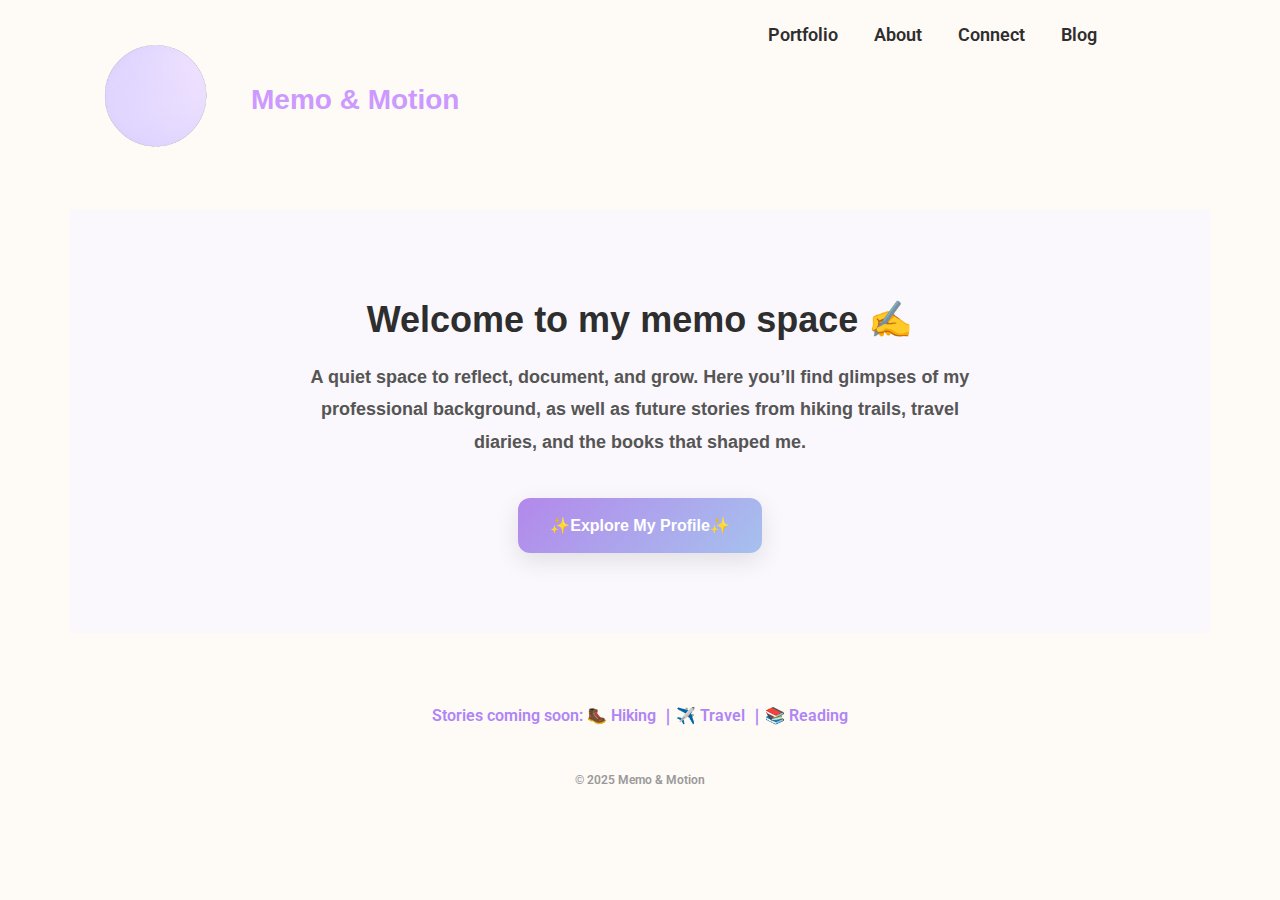
<file: index.html>
<!DOCTYPE html>
<html lang="en-US">
<head>
<meta charset="UTF-8">
<meta name="viewport" content="width=device-width, initial-scale=1">
<link rel="profile" href="http://gmpg.org/xfn/11">
<link rel="pingback" href="/xmlrpc.php">
<title>Memo &amp; Motion</title>
<link rel="stylesheet" id="siteground-optimizer-combined-css-b21439d7e16fb3a4904f449c0abc2298" href="/wp-content/uploads/siteground-optimizer-assets/siteground-optimizer-combined-css-b21439d7e16fb3a4904f449c0abc2298.css" media="all">
<meta name="robots" content="max-image-preview:large"> <style>img:is([sizes="auto" i], [sizes^="auto," i]) { contain-intrinsic-size: 3000px 1500px }</style>
<link rel="alternate" type="application/rss+xml" title="Memo &amp; Motion &raquo; Feed" href="/feed/">
<link rel="alternate" type="application/rss+xml" title="Memo &amp; Motion &raquo; Comments Feed" href="/comments/feed/"> <style id="global-styles-inline-css">:root{--wp--preset--aspect-ratio--square: 1;--wp--preset--aspect-ratio--4-3: 4/3;--wp--preset--aspect-ratio--3-4: 3/4;--wp--preset--aspect-ratio--3-2: 3/2;--wp--preset--aspect-ratio--2-3: 2/3;--wp--preset--aspect-ratio--16-9: 16/9;--wp--preset--aspect-ratio--9-16: 9/16;--wp--preset--color--black: #000000;--wp--preset--color--cyan-bluish-gray: #abb8c3;--wp--preset--color--white: #ffffff;--wp--preset--color--pale-pink: #f78da7;--wp--preset--color--vivid-red: #cf2e2e;--wp--preset--color--luminous-vivid-orange: #ff6900;--wp--preset--color--luminous-vivid-amber: #fcb900;--wp--preset--color--light-green-cyan: #7bdcb5;--wp--preset--color--vivid-green-cyan: #00d084;--wp--preset--color--pale-cyan-blue: #8ed1fc;--wp--preset--color--vivid-cyan-blue: #0693e3;--wp--preset--color--vivid-purple: #9b51e0;--wp--preset--gradient--vivid-cyan-blue-to-vivid-purple: linear-gradient(135deg,rgba(6,147,227,1) 0%,rgb(155,81,224) 100%);--wp--preset--gradient--light-green-cyan-to-vivid-green-cyan: linear-gradient(135deg,rgb(122,220,180) 0%,rgb(0,208,130) 100%);--wp--preset--gradient--luminous-vivid-amber-to-luminous-vivid-orange: linear-gradient(135deg,rgba(252,185,0,1) 0%,rgba(255,105,0,1) 100%);--wp--preset--gradient--luminous-vivid-orange-to-vivid-red: linear-gradient(135deg,rgba(255,105,0,1) 0%,rgb(207,46,46) 100%);--wp--preset--gradient--very-light-gray-to-cyan-bluish-gray: linear-gradient(135deg,rgb(238,238,238) 0%,rgb(169,184,195) 100%);--wp--preset--gradient--cool-to-warm-spectrum: linear-gradient(135deg,rgb(74,234,220) 0%,rgb(151,120,209) 20%,rgb(207,42,186) 40%,rgb(238,44,130) 60%,rgb(251,105,98) 80%,rgb(254,248,76) 100%);--wp--preset--gradient--blush-light-purple: linear-gradient(135deg,rgb(255,206,236) 0%,rgb(152,150,240) 100%);--wp--preset--gradient--blush-bordeaux: linear-gradient(135deg,rgb(254,205,165) 0%,rgb(254,45,45) 50%,rgb(107,0,62) 100%);--wp--preset--gradient--luminous-dusk: linear-gradient(135deg,rgb(255,203,112) 0%,rgb(199,81,192) 50%,rgb(65,88,208) 100%);--wp--preset--gradient--pale-ocean: linear-gradient(135deg,rgb(255,245,203) 0%,rgb(182,227,212) 50%,rgb(51,167,181) 100%);--wp--preset--gradient--electric-grass: linear-gradient(135deg,rgb(202,248,128) 0%,rgb(113,206,126) 100%);--wp--preset--gradient--midnight: linear-gradient(135deg,rgb(2,3,129) 0%,rgb(40,116,252) 100%);--wp--preset--font-size--small: 13px;--wp--preset--font-size--medium: 20px;--wp--preset--font-size--large: 36px;--wp--preset--font-size--x-large: 42px;--wp--preset--spacing--20: 0.44rem;--wp--preset--spacing--30: 0.67rem;--wp--preset--spacing--40: 1rem;--wp--preset--spacing--50: 1.5rem;--wp--preset--spacing--60: 2.25rem;--wp--preset--spacing--70: 3.38rem;--wp--preset--spacing--80: 5.06rem;--wp--preset--shadow--natural: 6px 6px 9px rgba(0, 0, 0, 0.2);--wp--preset--shadow--deep: 12px 12px 50px rgba(0, 0, 0, 0.4);--wp--preset--shadow--sharp: 6px 6px 0px rgba(0, 0, 0, 0.2);--wp--preset--shadow--outlined: 6px 6px 0px -3px rgba(255, 255, 255, 1), 6px 6px rgba(0, 0, 0, 1);--wp--preset--shadow--crisp: 6px 6px 0px rgba(0, 0, 0, 1);}:root { --wp--style--global--content-size: 800px;--wp--style--global--wide-size: 1200px; }:where(body) { margin: 0; }.wp-site-blocks > .alignleft { float: left; margin-right: 2em; }.wp-site-blocks > .alignright { float: right; margin-left: 2em; }.wp-site-blocks > .aligncenter { justify-content: center; margin-left: auto; margin-right: auto; }:where(.wp-site-blocks) > * { margin-block-start: 24px; margin-block-end: 0; }:where(.wp-site-blocks) > :first-child { margin-block-start: 0; }:where(.wp-site-blocks) > :last-child { margin-block-end: 0; }:root { --wp--style--block-gap: 24px; }:root :where(.is-layout-flow) > :first-child{margin-block-start: 0;}:root :where(.is-layout-flow) > :last-child{margin-block-end: 0;}:root :where(.is-layout-flow) > *{margin-block-start: 24px;margin-block-end: 0;}:root :where(.is-layout-constrained) > :first-child{margin-block-start: 0;}:root :where(.is-layout-constrained) > :last-child{margin-block-end: 0;}:root :where(.is-layout-constrained) > *{margin-block-start: 24px;margin-block-end: 0;}:root :where(.is-layout-flex){gap: 24px;}:root :where(.is-layout-grid){gap: 24px;}.is-layout-flow > .alignleft{float: left;margin-inline-start: 0;margin-inline-end: 2em;}.is-layout-flow > .alignright{float: right;margin-inline-start: 2em;margin-inline-end: 0;}.is-layout-flow > .aligncenter{margin-left: auto !important;margin-right: auto !important;}.is-layout-constrained > .alignleft{float: left;margin-inline-start: 0;margin-inline-end: 2em;}.is-layout-constrained > .alignright{float: right;margin-inline-start: 2em;margin-inline-end: 0;}.is-layout-constrained > .aligncenter{margin-left: auto !important;margin-right: auto !important;}.is-layout-constrained > :where(:not(.alignleft):not(.alignright):not(.alignfull)){max-width: var(--wp--style--global--content-size);margin-left: auto !important;margin-right: auto !important;}.is-layout-constrained > .alignwide{max-width: var(--wp--style--global--wide-size);}body .is-layout-flex{display: flex;}.is-layout-flex{flex-wrap: wrap;align-items: center;}.is-layout-flex > :is(*, div){margin: 0;}body .is-layout-grid{display: grid;}.is-layout-grid > :is(*, div){margin: 0;}body{padding-top: 0px;padding-right: 0px;padding-bottom: 0px;padding-left: 0px;}a:where(:not(.wp-element-button)){text-decoration: underline;}:root :where(.wp-element-button, .wp-block-button__link){background-color: #32373c;border-width: 0;color: #fff;font-family: inherit;font-size: inherit;line-height: inherit;padding: calc(0.667em + 2px) calc(1.333em + 2px);text-decoration: none;}.has-black-color{color: var(--wp--preset--color--black) !important;}.has-cyan-bluish-gray-color{color: var(--wp--preset--color--cyan-bluish-gray) !important;}.has-white-color{color: var(--wp--preset--color--white) !important;}.has-pale-pink-color{color: var(--wp--preset--color--pale-pink) !important;}.has-vivid-red-color{color: var(--wp--preset--color--vivid-red) !important;}.has-luminous-vivid-orange-color{color: var(--wp--preset--color--luminous-vivid-orange) !important;}.has-luminous-vivid-amber-color{color: var(--wp--preset--color--luminous-vivid-amber) !important;}.has-light-green-cyan-color{color: var(--wp--preset--color--light-green-cyan) !important;}.has-vivid-green-cyan-color{color: var(--wp--preset--color--vivid-green-cyan) !important;}.has-pale-cyan-blue-color{color: var(--wp--preset--color--pale-cyan-blue) !important;}.has-vivid-cyan-blue-color{color: var(--wp--preset--color--vivid-cyan-blue) !important;}.has-vivid-purple-color{color: var(--wp--preset--color--vivid-purple) !important;}.has-black-background-color{background-color: var(--wp--preset--color--black) !important;}.has-cyan-bluish-gray-background-color{background-color: var(--wp--preset--color--cyan-bluish-gray) !important;}.has-white-background-color{background-color: var(--wp--preset--color--white) !important;}.has-pale-pink-background-color{background-color: var(--wp--preset--color--pale-pink) !important;}.has-vivid-red-background-color{background-color: var(--wp--preset--color--vivid-red) !important;}.has-luminous-vivid-orange-background-color{background-color: var(--wp--preset--color--luminous-vivid-orange) !important;}.has-luminous-vivid-amber-background-color{background-color: var(--wp--preset--color--luminous-vivid-amber) !important;}.has-light-green-cyan-background-color{background-color: var(--wp--preset--color--light-green-cyan) !important;}.has-vivid-green-cyan-background-color{background-color: var(--wp--preset--color--vivid-green-cyan) !important;}.has-pale-cyan-blue-background-color{background-color: var(--wp--preset--color--pale-cyan-blue) !important;}.has-vivid-cyan-blue-background-color{background-color: var(--wp--preset--color--vivid-cyan-blue) !important;}.has-vivid-purple-background-color{background-color: var(--wp--preset--color--vivid-purple) !important;}.has-black-border-color{border-color: var(--wp--preset--color--black) !important;}.has-cyan-bluish-gray-border-color{border-color: var(--wp--preset--color--cyan-bluish-gray) !important;}.has-white-border-color{border-color: var(--wp--preset--color--white) !important;}.has-pale-pink-border-color{border-color: var(--wp--preset--color--pale-pink) !important;}.has-vivid-red-border-color{border-color: var(--wp--preset--color--vivid-red) !important;}.has-luminous-vivid-orange-border-color{border-color: var(--wp--preset--color--luminous-vivid-orange) !important;}.has-luminous-vivid-amber-border-color{border-color: var(--wp--preset--color--luminous-vivid-amber) !important;}.has-light-green-cyan-border-color{border-color: var(--wp--preset--color--light-green-cyan) !important;}.has-vivid-green-cyan-border-color{border-color: var(--wp--preset--color--vivid-green-cyan) !important;}.has-pale-cyan-blue-border-color{border-color: var(--wp--preset--color--pale-cyan-blue) !important;}.has-vivid-cyan-blue-border-color{border-color: var(--wp--preset--color--vivid-cyan-blue) !important;}.has-vivid-purple-border-color{border-color: var(--wp--preset--color--vivid-purple) !important;}.has-vivid-cyan-blue-to-vivid-purple-gradient-background{background: var(--wp--preset--gradient--vivid-cyan-blue-to-vivid-purple) !important;}.has-light-green-cyan-to-vivid-green-cyan-gradient-background{background: var(--wp--preset--gradient--light-green-cyan-to-vivid-green-cyan) !important;}.has-luminous-vivid-amber-to-luminous-vivid-orange-gradient-background{background: var(--wp--preset--gradient--luminous-vivid-amber-to-luminous-vivid-orange) !important;}.has-luminous-vivid-orange-to-vivid-red-gradient-background{background: var(--wp--preset--gradient--luminous-vivid-orange-to-vivid-red) !important;}.has-very-light-gray-to-cyan-bluish-gray-gradient-background{background: var(--wp--preset--gradient--very-light-gray-to-cyan-bluish-gray) !important;}.has-cool-to-warm-spectrum-gradient-background{background: var(--wp--preset--gradient--cool-to-warm-spectrum) !important;}.has-blush-light-purple-gradient-background{background: var(--wp--preset--gradient--blush-light-purple) !important;}.has-blush-bordeaux-gradient-background{background: var(--wp--preset--gradient--blush-bordeaux) !important;}.has-luminous-dusk-gradient-background{background: var(--wp--preset--gradient--luminous-dusk) !important;}.has-pale-ocean-gradient-background{background: var(--wp--preset--gradient--pale-ocean) !important;}.has-electric-grass-gradient-background{background: var(--wp--preset--gradient--electric-grass) !important;}.has-midnight-gradient-background{background: var(--wp--preset--gradient--midnight) !important;}.has-small-font-size{font-size: var(--wp--preset--font-size--small) !important;}.has-medium-font-size{font-size: var(--wp--preset--font-size--medium) !important;}.has-large-font-size{font-size: var(--wp--preset--font-size--large) !important;}.has-x-large-font-size{font-size: var(--wp--preset--font-size--x-large) !important;}
:root :where(.wp-block-pullquote){font-size: 1.5em;line-height: 1.6;}</style> <script src="/wp-includes/js/jquery/jquery.min.js?ver=3.7.1" id="jquery-core-js"></script> <script src="/wp-includes/js/jquery/jquery-migrate.min.js?ver=3.4.1" id="jquery-migrate-js"></script> <script id="jquery-js-after">!function($){"use strict";$(document).ready(function(){$(this).scrollTop()>100&&$(".hfe-scroll-to-top-wrap").removeClass("hfe-scroll-to-top-hide"),$(window).scroll(function(){$(this).scrollTop()<100?$(".hfe-scroll-to-top-wrap").fadeOut(300):$(".hfe-scroll-to-top-wrap").fadeIn(300)}),$(".hfe-scroll-to-top-wrap").on("click",function(){$("html, body").animate({scrollTop:0},300);return!1})})}(jQuery);</script><link rel="https://api.w.org/" href="/wp-json/">
<link rel="alternate" title="JSON" type="application/json" href="/wp-json/wp/v2/pages/101">
<link rel="EditURI" type="application/rsd+xml" title="RSD" href="/xmlrpc.php?rsd">
<link rel="canonical" href="/">
<link rel="shortlink" href="/">
<link rel="alternate" title="oEmbed (JSON)" type="application/json+oembed" href="/wp-json/oembed/1.0/embed?url=https%3A%2F%2F%2F">
<link rel="alternate" title="oEmbed (XML)" type="text/xml+oembed" href="/wp-json/oembed/1.0/embed?url=https%3A%2F%2F%2F#038;format=xml">
<meta name="generator" content="Elementor 3.28.3; features: e_font_icon_svg, additional_custom_breakpoints, e_local_google_fonts, e_element_cache; settings: css_print_method-external, google_font-enabled, font_display-swap"> <style>.e-con.e-parent:nth-of-type(n+4):not(.e-lazyloaded):not(.e-no-lazyload),
 .e-con.e-parent:nth-of-type(n+4):not(.e-lazyloaded):not(.e-no-lazyload) * {
 background-image: none !important;
 }
 @media screen and (max-height: 1024px) {
 .e-con.e-parent:nth-of-type(n+3):not(.e-lazyloaded):not(.e-no-lazyload),
 .e-con.e-parent:nth-of-type(n+3):not(.e-lazyloaded):not(.e-no-lazyload) * {
 background-image: none !important;
 }
 }
 @media screen and (max-height: 640px) {
 .e-con.e-parent:nth-of-type(n+2):not(.e-lazyloaded):not(.e-no-lazyload),
 .e-con.e-parent:nth-of-type(n+2):not(.e-lazyloaded):not(.e-no-lazyload) * {
 background-image: none !important;
 }
 }</style>
<link rel="icon" href="/wp-content/uploads/2025/04/cropped-ChatGPT-Image-2025年4月16日-21_20_37-1-32x32.png" sizes="32x32">
<link rel="icon" href="/wp-content/uploads/2025/04/cropped-ChatGPT-Image-2025年4月16日-21_20_37-1-192x192.png" sizes="192x192">
<link rel="apple-touch-icon" href="/wp-content/uploads/2025/04/cropped-ChatGPT-Image-2025年4月16日-21_20_37-1-180x180.png">
<meta name="msapplication-TileImage" content="/wp-content/uploads/2025/04/cropped-ChatGPT-Image-2025年4月16日-21_20_37-1-270x270.png"> <style id="wp-custom-css">html {
 scroll-behavior: smooth;
}
body {
 font-family: 'Inter', 'Helvetica Neue', 'Noto Sans JP', 'Noto Sans SC', sans-serif;
 font-size: 17px;
 line-height: 1.7;
 color: #2e2e2e;
}</style>
</head>
<body class="home wp-singular page-template-default page page-id-101 wp-embed-responsive wp-theme-hello-elementor ehf-header ehf-footer ehf-template-hello-elementor ehf-stylesheet-hello-elementor theme-default elementor-default elementor-kit-169 elementor-page elementor-page-101">
<div id="page" class="hfeed site">
<header id="masthead" itemscope="itemscope" itemtype="https://schema.org/WPHeader"><p class="main-title bhf-hidden" itemprop="headline"><a href="/" title="Memo &amp; Motion" rel="home">Memo &amp; Motion</a></p>
<div data-elementor-type="wp-post" data-elementor-id="348" class="elementor elementor-348"><div class="elementor-element elementor-element-9373f4a e-flex e-con-boxed e-con e-parent" data-id="9373f4a" data-element_type="container"><div class="e-con-inner">
<div class="elementor-element elementor-element-8de7e40 e-con-full e-flex e-con e-child" data-id="8de7e40" data-element_type="container"><div class="elementor-element elementor-element-677b6a4 elementor-widget elementor-widget-image" data-id="677b6a4" data-element_type="widget" data-widget_type="image.default"><div class="elementor-widget-container"> <img src="/wp-content/uploads/2025/04/ChatGPT-Image-2025年4月16日-21_20_37-2.png" title="ChatGPT Image 2025年4月16日 21_20_37" alt="ChatGPT Image 2025年4月16日 21_20_37" loading="lazy">
</div></div></div>
<div class="elementor-element elementor-element-e8ed69e e-con-full e-flex e-con e-child" data-id="e8ed69e" data-element_type="container"><div class="elementor-element elementor-element-6b44fd5 elementor-widget elementor-widget-text-editor" data-id="6b44fd5" data-element_type="widget" data-widget_type="text-editor.default"><div class="elementor-widget-container"><h3 style="margin: 0px; font-size: 28px; color: #2e2e2e; font-family: 'Helvetica Neue', sans-serif; text-align: left;"><a style="text-decoration: none; color: #2e2e2e;" href="/"><strong><span style="color: #cc99ff;">Memo &amp; Motion</span></strong><br></a></h3></div></div></div>
<div class="elementor-element elementor-element-7c92223 e-con-full e-flex e-con e-child" data-id="7c92223" data-element_type="container"><div class="elementor-element elementor-element-116610d elementor-widget elementor-widget-text-editor" data-id="116610d" data-element_type="widget" data-widget_type="text-editor.default"><div class="elementor-widget-container"><nav style="display: flex; gap: 36px;"> <a style="text-decoration: none; color: #2e2e2e; font-size: 18px;" href="/portfolio-static-site/portfolio">Portfolio</a> <a style="text-decoration: none; color: #2e2e2e; font-size: 18px;" href="/portfolio-static-site/about">About</a> <a style="text-decoration: none; color: #2e2e2e; font-size: 18px;" href="/portfolio-static-site/contact">Connect</a> <a style="text-decoration: none; color: #2e2e2e; font-size: 18px;" href="/portfolio-static-site/blog">Blog</a></nav></div></div></div>
</div></div></div></header><main id="content" class="site-main post-101 page type-page status-publish hentry"><div class="page-content"><div data-elementor-type="wp-page" data-elementor-id="101" class="elementor elementor-101">
<div class="elementor-element elementor-element-286f9b5 e-flex e-con-boxed e-con e-parent" data-id="286f9b5" data-element_type="container"><div class="e-con-inner"><div class="elementor-element elementor-element-bccd4f6 elementor-invisible elementor-widget elementor-widget-text-editor" data-id="bccd4f6" data-element_type="widget" data-settings="{&quot;_animation&quot;:&quot;zoomIn&quot;,&quot;_animation_delay&quot;:0.200000000000000011102230246251565404236316680908203125}" data-widget_type="text-editor.default"><div class="elementor-widget-container"><div style="background-color: #faf8fc; padding: 80px 24px; text-align: center; font-family: 'Helvetica Neue', sans-serif;">
<h1 style="font-size: 36px; font-weight: bold; color: #2e2e2e; margin-bottom: 20px;">Welcome to my memo space ✍️</h1>
<p style="font-size: 18px; color: #555555; line-height: 1.8; max-width: 680px; margin: 0 auto 40px;">A quiet space to reflect, document, and grow.
Here you’ll find glimpses of my professional background,
as well as future stories from hiking trails, travel diaries, and the books that shaped me.</p> <a style="display: inline-block; background: linear-gradient(135deg, #b388eb, #a6c1ee); color: white; padding: 14px 32px; font-size: 16px; font-weight: 600; border-radius: 12px; text-decoration: none; box-shadow: 0 8px 24px rgba(0,0,0,0.1); transition: transform 0.3s ease, box-shadow 0.3s ease;" href="/profile"> ✨Explore My Profile✨ </a>
</div></div></div></div></div>
<div class="elementor-element elementor-element-f3ab241 e-flex e-con-boxed e-con e-parent" data-id="f3ab241" data-element_type="container"><div class="e-con-inner"><div class="elementor-element elementor-element-662223e elementor-invisible elementor-widget elementor-widget-text-editor" data-id="662223e" data-element_type="widget" data-settings="{&quot;_animation&quot;:&quot;fadeInUp&quot;,&quot;_animation_delay&quot;:400}" data-widget_type="text-editor.default"><div class="elementor-widget-container"><div style="text-align: center; margin-top: 48px;"> <a href="/blog" style="font-size: 16px; color: #B085F5; text-decoration: none;"> Stories coming soon: 🥾 Hiking ｜✈️ Travel ｜📚 Reading </a>
</div></div></div></div></div>
</div></div></main><footer itemtype="https://schema.org/WPFooter" itemscope="itemscope" id="colophon" role="contentinfo"><div class="footer-width-fixer"><div data-elementor-type="wp-post" data-elementor-id="633" class="elementor elementor-633"><div class="elementor-element elementor-element-8f23be4 e-flex e-con-boxed e-con e-parent" data-id="8f23be4" data-element_type="container"><div class="e-con-inner"><div class="elementor-element elementor-element-0f0e864 elementor-widget elementor-widget-text-editor" data-id="0f0e864" data-element_type="widget" data-widget_type="text-editor.default"><div class="elementor-widget-container"> © 2025 Memo &#038; Motion</div></div></div></div></div></div></footer>
</div>
<!-- #page --> <script type="speculationrules">{"prefetch":[{"source":"document","where":{"and":[{"href_matches":"\/*"},{"not":{"href_matches":["\/wp-*.php","\/wp-admin\/*","\/wp-content\/uploads\/*","\/wp-content\/*","\/wp-content\/plugins\/*","\/wp-content\/themes\/hello-elementor\/*","\/*\\?(.+)"]}},{"not":{"selector_matches":"a[rel~=\"nofollow\"]"}},{"not":{"selector_matches":".no-prefetch, .no-prefetch a"}}]},"eagerness":"conservative"}]}</script> <script>const lazyloadRunObserver = () => {
 const lazyloadBackgrounds = document.querySelectorAll( `.e-con.e-parent:not(.e-lazyloaded)` );
 const lazyloadBackgroundObserver = new IntersectionObserver( ( entries ) => {
 entries.forEach( ( entry ) => {
 if ( entry.isIntersecting ) {
 let lazyloadBackground = entry.target;
 if( lazyloadBackground ) {
 lazyloadBackground.classList.add( 'e-lazyloaded' );
 }
 lazyloadBackgroundObserver.unobserve( entry.target );
 }
 });
 }, { rootMargin: '200px 0px 200px 0px' } );
 lazyloadBackgrounds.forEach( ( lazyloadBackground ) => {
 lazyloadBackgroundObserver.observe( lazyloadBackground );
 } );
 };
 const events = [
 'DOMContentLoaded',
 'elementor/lazyload/observe',
 ];
 events.forEach( ( event ) => {
 document.addEventListener( event, lazyloadRunObserver );
 } );</script> <script defer src="/wp-content/plugins/sg-cachepress/assets/js/lazysizes.min.js?ver=7.7.2" id="siteground-optimizer-lazy-sizes-js-js"></script> <script defer src="/wp-content/themes/hello-elementor/assets/js/hello-frontend.min.js?ver=3.3.0" id="hello-theme-frontend-js"></script> <script src="/wp-content/plugins/elementor/assets/js/webpack.runtime.min.js?ver=3.28.3" id="elementor-webpack-runtime-js"></script> <script src="/wp-content/plugins/elementor/assets/js/frontend-modules.min.js?ver=3.28.3" id="elementor-frontend-modules-js"></script> <script src="/wp-includes/js/jquery/ui/core.min.js?ver=1.13.3" id="jquery-ui-core-js"></script> <script id="elementor-frontend-js-before">var elementorFrontendConfig = {"environmentMode":{"edit":false,"wpPreview":false,"isScriptDebug":false},"i18n":{"shareOnFacebook":"Share on Facebook","shareOnTwitter":"Share on Twitter","pinIt":"Pin it","download":"Download","downloadImage":"Download image","fullscreen":"Fullscreen","zoom":"Zoom","share":"Share","playVideo":"Play Video","previous":"Previous","next":"Next","close":"Close","a11yCarouselPrevSlideMessage":"Previous slide","a11yCarouselNextSlideMessage":"Next slide","a11yCarouselFirstSlideMessage":"This is the first slide","a11yCarouselLastSlideMessage":"This is the last slide","a11yCarouselPaginationBulletMessage":"Go to slide"},"is_rtl":false,"breakpoints":{"xs":0,"sm":480,"md":768,"lg":1025,"xl":1440,"xxl":1600},"responsive":{"breakpoints":{"mobile":{"label":"Mobile Portrait","value":767,"default_value":767,"direction":"max","is_enabled":true},"mobile_extra":{"label":"Mobile Landscape","value":880,"default_value":880,"direction":"max","is_enabled":false},"tablet":{"label":"Tablet Portrait","value":1024,"default_value":1024,"direction":"max","is_enabled":true},"tablet_extra":{"label":"Tablet Landscape","value":1200,"default_value":1200,"direction":"max","is_enabled":false},"laptop":{"label":"Laptop","value":1366,"default_value":1366,"direction":"max","is_enabled":false},"widescreen":{"label":"Widescreen","value":2400,"default_value":2400,"direction":"min","is_enabled":false}},"hasCustomBreakpoints":false},"version":"3.28.3","is_static":false,"experimentalFeatures":{"e_font_icon_svg":true,"additional_custom_breakpoints":true,"container":true,"e_local_google_fonts":true,"hello-theme-header-footer":true,"nested-elements":true,"editor_v2":true,"e_element_cache":true,"home_screen":true,"launchpad-checklist":true},"urls":{"assets":"\/wp-content\/plugins\/elementor\/assets\/","ajaxurl":"\/wp-admin\/admin-ajax.php","uploadUrl":"http:\/\/laurkamemo.com\/wp-content\/uploads"},"nonces":{"floatingButtonsClickTracking":"0eb16d64e5"},"swiperClass":"swiper","settings":{"page":[],"editorPreferences":[]},"kit":{"body_background_background":"classic","active_breakpoints":["viewport_mobile","viewport_tablet"],"global_image_lightbox":"yes","lightbox_enable_counter":"yes","lightbox_enable_fullscreen":"yes","lightbox_enable_zoom":"yes","lightbox_enable_share":"yes","lightbox_title_src":"title","lightbox_description_src":"description","hello_header_logo_type":"title","hello_header_menu_layout":"horizontal","hello_footer_logo_type":"logo"},"post":{"id":101,"title":"Memo%20%26%20Motion","excerpt":"","featuredImage":false}};</script> <script src="/wp-content/plugins/elementor/assets/js/frontend.min.js?ver=3.28.3" id="elementor-frontend-js"></script>
</body>
</html>
</file>
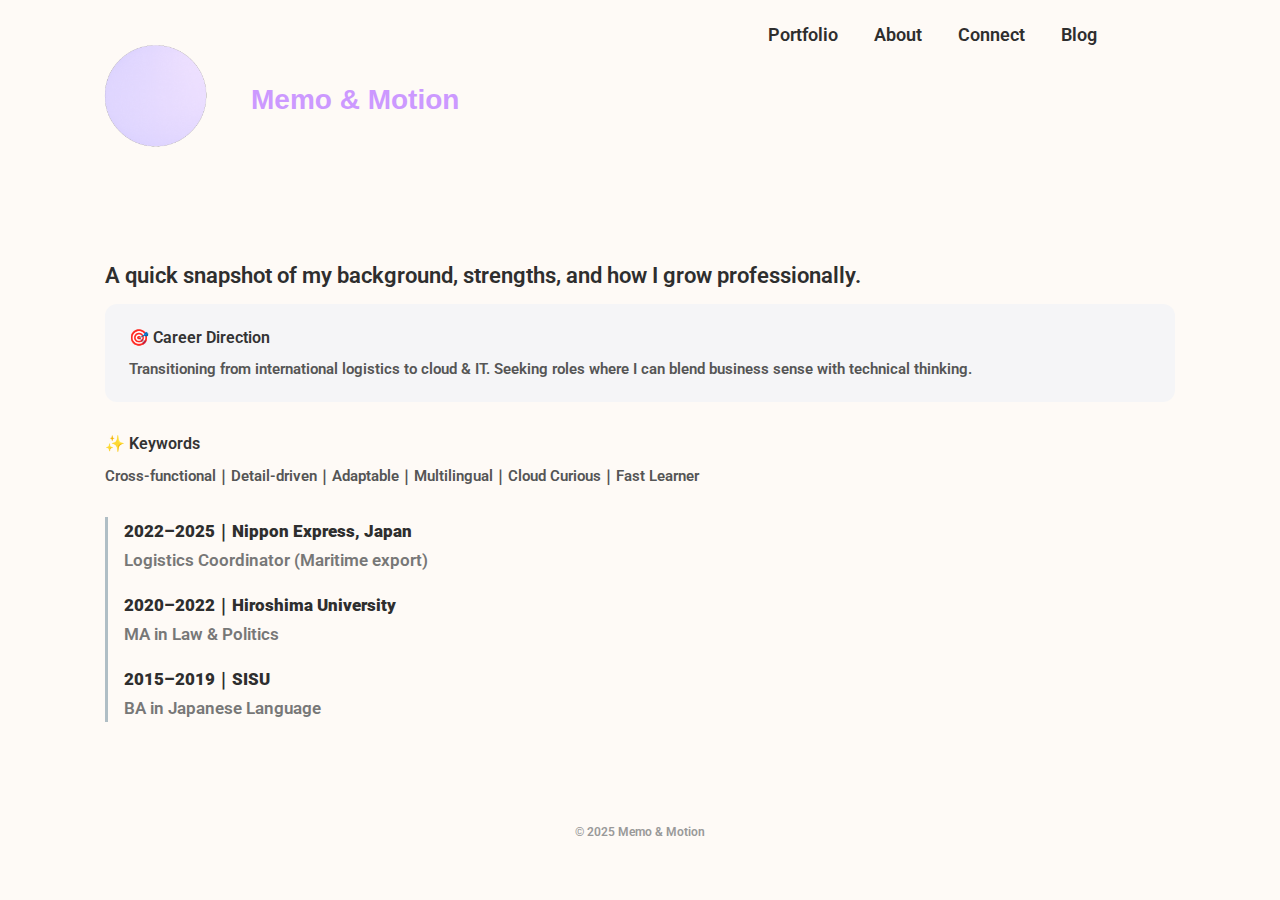
<file: about-2/index.html>
<!DOCTYPE html>
<html lang="en-US">
<head>
<meta charset="UTF-8">
<meta name="viewport" content="width=device-width, initial-scale=1">
<link rel="profile" href="http://gmpg.org/xfn/11">
<link rel="pingback" href="/xmlrpc.php">
<title>About &#8211; Memo &amp; Motion</title>
<link rel="stylesheet" id="siteground-optimizer-combined-css-42483c0dc4954acc49d9cc9f7742d8ce" href="/wp-content/uploads/siteground-optimizer-assets/siteground-optimizer-combined-css-42483c0dc4954acc49d9cc9f7742d8ce.css" media="all">
<meta name="robots" content="max-image-preview:large"> <style>img:is([sizes="auto" i], [sizes^="auto," i]) { contain-intrinsic-size: 3000px 1500px }</style>
<link rel="alternate" type="application/rss+xml" title="Memo &amp; Motion &raquo; Feed" href="/feed/">
<link rel="alternate" type="application/rss+xml" title="Memo &amp; Motion &raquo; Comments Feed" href="/comments/feed/"> <style id="global-styles-inline-css">:root{--wp--preset--aspect-ratio--square: 1;--wp--preset--aspect-ratio--4-3: 4/3;--wp--preset--aspect-ratio--3-4: 3/4;--wp--preset--aspect-ratio--3-2: 3/2;--wp--preset--aspect-ratio--2-3: 2/3;--wp--preset--aspect-ratio--16-9: 16/9;--wp--preset--aspect-ratio--9-16: 9/16;--wp--preset--color--black: #000000;--wp--preset--color--cyan-bluish-gray: #abb8c3;--wp--preset--color--white: #ffffff;--wp--preset--color--pale-pink: #f78da7;--wp--preset--color--vivid-red: #cf2e2e;--wp--preset--color--luminous-vivid-orange: #ff6900;--wp--preset--color--luminous-vivid-amber: #fcb900;--wp--preset--color--light-green-cyan: #7bdcb5;--wp--preset--color--vivid-green-cyan: #00d084;--wp--preset--color--pale-cyan-blue: #8ed1fc;--wp--preset--color--vivid-cyan-blue: #0693e3;--wp--preset--color--vivid-purple: #9b51e0;--wp--preset--gradient--vivid-cyan-blue-to-vivid-purple: linear-gradient(135deg,rgba(6,147,227,1) 0%,rgb(155,81,224) 100%);--wp--preset--gradient--light-green-cyan-to-vivid-green-cyan: linear-gradient(135deg,rgb(122,220,180) 0%,rgb(0,208,130) 100%);--wp--preset--gradient--luminous-vivid-amber-to-luminous-vivid-orange: linear-gradient(135deg,rgba(252,185,0,1) 0%,rgba(255,105,0,1) 100%);--wp--preset--gradient--luminous-vivid-orange-to-vivid-red: linear-gradient(135deg,rgba(255,105,0,1) 0%,rgb(207,46,46) 100%);--wp--preset--gradient--very-light-gray-to-cyan-bluish-gray: linear-gradient(135deg,rgb(238,238,238) 0%,rgb(169,184,195) 100%);--wp--preset--gradient--cool-to-warm-spectrum: linear-gradient(135deg,rgb(74,234,220) 0%,rgb(151,120,209) 20%,rgb(207,42,186) 40%,rgb(238,44,130) 60%,rgb(251,105,98) 80%,rgb(254,248,76) 100%);--wp--preset--gradient--blush-light-purple: linear-gradient(135deg,rgb(255,206,236) 0%,rgb(152,150,240) 100%);--wp--preset--gradient--blush-bordeaux: linear-gradient(135deg,rgb(254,205,165) 0%,rgb(254,45,45) 50%,rgb(107,0,62) 100%);--wp--preset--gradient--luminous-dusk: linear-gradient(135deg,rgb(255,203,112) 0%,rgb(199,81,192) 50%,rgb(65,88,208) 100%);--wp--preset--gradient--pale-ocean: linear-gradient(135deg,rgb(255,245,203) 0%,rgb(182,227,212) 50%,rgb(51,167,181) 100%);--wp--preset--gradient--electric-grass: linear-gradient(135deg,rgb(202,248,128) 0%,rgb(113,206,126) 100%);--wp--preset--gradient--midnight: linear-gradient(135deg,rgb(2,3,129) 0%,rgb(40,116,252) 100%);--wp--preset--font-size--small: 13px;--wp--preset--font-size--medium: 20px;--wp--preset--font-size--large: 36px;--wp--preset--font-size--x-large: 42px;--wp--preset--spacing--20: 0.44rem;--wp--preset--spacing--30: 0.67rem;--wp--preset--spacing--40: 1rem;--wp--preset--spacing--50: 1.5rem;--wp--preset--spacing--60: 2.25rem;--wp--preset--spacing--70: 3.38rem;--wp--preset--spacing--80: 5.06rem;--wp--preset--shadow--natural: 6px 6px 9px rgba(0, 0, 0, 0.2);--wp--preset--shadow--deep: 12px 12px 50px rgba(0, 0, 0, 0.4);--wp--preset--shadow--sharp: 6px 6px 0px rgba(0, 0, 0, 0.2);--wp--preset--shadow--outlined: 6px 6px 0px -3px rgba(255, 255, 255, 1), 6px 6px rgba(0, 0, 0, 1);--wp--preset--shadow--crisp: 6px 6px 0px rgba(0, 0, 0, 1);}:root { --wp--style--global--content-size: 800px;--wp--style--global--wide-size: 1200px; }:where(body) { margin: 0; }.wp-site-blocks > .alignleft { float: left; margin-right: 2em; }.wp-site-blocks > .alignright { float: right; margin-left: 2em; }.wp-site-blocks > .aligncenter { justify-content: center; margin-left: auto; margin-right: auto; }:where(.wp-site-blocks) > * { margin-block-start: 24px; margin-block-end: 0; }:where(.wp-site-blocks) > :first-child { margin-block-start: 0; }:where(.wp-site-blocks) > :last-child { margin-block-end: 0; }:root { --wp--style--block-gap: 24px; }:root :where(.is-layout-flow) > :first-child{margin-block-start: 0;}:root :where(.is-layout-flow) > :last-child{margin-block-end: 0;}:root :where(.is-layout-flow) > *{margin-block-start: 24px;margin-block-end: 0;}:root :where(.is-layout-constrained) > :first-child{margin-block-start: 0;}:root :where(.is-layout-constrained) > :last-child{margin-block-end: 0;}:root :where(.is-layout-constrained) > *{margin-block-start: 24px;margin-block-end: 0;}:root :where(.is-layout-flex){gap: 24px;}:root :where(.is-layout-grid){gap: 24px;}.is-layout-flow > .alignleft{float: left;margin-inline-start: 0;margin-inline-end: 2em;}.is-layout-flow > .alignright{float: right;margin-inline-start: 2em;margin-inline-end: 0;}.is-layout-flow > .aligncenter{margin-left: auto !important;margin-right: auto !important;}.is-layout-constrained > .alignleft{float: left;margin-inline-start: 0;margin-inline-end: 2em;}.is-layout-constrained > .alignright{float: right;margin-inline-start: 2em;margin-inline-end: 0;}.is-layout-constrained > .aligncenter{margin-left: auto !important;margin-right: auto !important;}.is-layout-constrained > :where(:not(.alignleft):not(.alignright):not(.alignfull)){max-width: var(--wp--style--global--content-size);margin-left: auto !important;margin-right: auto !important;}.is-layout-constrained > .alignwide{max-width: var(--wp--style--global--wide-size);}body .is-layout-flex{display: flex;}.is-layout-flex{flex-wrap: wrap;align-items: center;}.is-layout-flex > :is(*, div){margin: 0;}body .is-layout-grid{display: grid;}.is-layout-grid > :is(*, div){margin: 0;}body{padding-top: 0px;padding-right: 0px;padding-bottom: 0px;padding-left: 0px;}a:where(:not(.wp-element-button)){text-decoration: underline;}:root :where(.wp-element-button, .wp-block-button__link){background-color: #32373c;border-width: 0;color: #fff;font-family: inherit;font-size: inherit;line-height: inherit;padding: calc(0.667em + 2px) calc(1.333em + 2px);text-decoration: none;}.has-black-color{color: var(--wp--preset--color--black) !important;}.has-cyan-bluish-gray-color{color: var(--wp--preset--color--cyan-bluish-gray) !important;}.has-white-color{color: var(--wp--preset--color--white) !important;}.has-pale-pink-color{color: var(--wp--preset--color--pale-pink) !important;}.has-vivid-red-color{color: var(--wp--preset--color--vivid-red) !important;}.has-luminous-vivid-orange-color{color: var(--wp--preset--color--luminous-vivid-orange) !important;}.has-luminous-vivid-amber-color{color: var(--wp--preset--color--luminous-vivid-amber) !important;}.has-light-green-cyan-color{color: var(--wp--preset--color--light-green-cyan) !important;}.has-vivid-green-cyan-color{color: var(--wp--preset--color--vivid-green-cyan) !important;}.has-pale-cyan-blue-color{color: var(--wp--preset--color--pale-cyan-blue) !important;}.has-vivid-cyan-blue-color{color: var(--wp--preset--color--vivid-cyan-blue) !important;}.has-vivid-purple-color{color: var(--wp--preset--color--vivid-purple) !important;}.has-black-background-color{background-color: var(--wp--preset--color--black) !important;}.has-cyan-bluish-gray-background-color{background-color: var(--wp--preset--color--cyan-bluish-gray) !important;}.has-white-background-color{background-color: var(--wp--preset--color--white) !important;}.has-pale-pink-background-color{background-color: var(--wp--preset--color--pale-pink) !important;}.has-vivid-red-background-color{background-color: var(--wp--preset--color--vivid-red) !important;}.has-luminous-vivid-orange-background-color{background-color: var(--wp--preset--color--luminous-vivid-orange) !important;}.has-luminous-vivid-amber-background-color{background-color: var(--wp--preset--color--luminous-vivid-amber) !important;}.has-light-green-cyan-background-color{background-color: var(--wp--preset--color--light-green-cyan) !important;}.has-vivid-green-cyan-background-color{background-color: var(--wp--preset--color--vivid-green-cyan) !important;}.has-pale-cyan-blue-background-color{background-color: var(--wp--preset--color--pale-cyan-blue) !important;}.has-vivid-cyan-blue-background-color{background-color: var(--wp--preset--color--vivid-cyan-blue) !important;}.has-vivid-purple-background-color{background-color: var(--wp--preset--color--vivid-purple) !important;}.has-black-border-color{border-color: var(--wp--preset--color--black) !important;}.has-cyan-bluish-gray-border-color{border-color: var(--wp--preset--color--cyan-bluish-gray) !important;}.has-white-border-color{border-color: var(--wp--preset--color--white) !important;}.has-pale-pink-border-color{border-color: var(--wp--preset--color--pale-pink) !important;}.has-vivid-red-border-color{border-color: var(--wp--preset--color--vivid-red) !important;}.has-luminous-vivid-orange-border-color{border-color: var(--wp--preset--color--luminous-vivid-orange) !important;}.has-luminous-vivid-amber-border-color{border-color: var(--wp--preset--color--luminous-vivid-amber) !important;}.has-light-green-cyan-border-color{border-color: var(--wp--preset--color--light-green-cyan) !important;}.has-vivid-green-cyan-border-color{border-color: var(--wp--preset--color--vivid-green-cyan) !important;}.has-pale-cyan-blue-border-color{border-color: var(--wp--preset--color--pale-cyan-blue) !important;}.has-vivid-cyan-blue-border-color{border-color: var(--wp--preset--color--vivid-cyan-blue) !important;}.has-vivid-purple-border-color{border-color: var(--wp--preset--color--vivid-purple) !important;}.has-vivid-cyan-blue-to-vivid-purple-gradient-background{background: var(--wp--preset--gradient--vivid-cyan-blue-to-vivid-purple) !important;}.has-light-green-cyan-to-vivid-green-cyan-gradient-background{background: var(--wp--preset--gradient--light-green-cyan-to-vivid-green-cyan) !important;}.has-luminous-vivid-amber-to-luminous-vivid-orange-gradient-background{background: var(--wp--preset--gradient--luminous-vivid-amber-to-luminous-vivid-orange) !important;}.has-luminous-vivid-orange-to-vivid-red-gradient-background{background: var(--wp--preset--gradient--luminous-vivid-orange-to-vivid-red) !important;}.has-very-light-gray-to-cyan-bluish-gray-gradient-background{background: var(--wp--preset--gradient--very-light-gray-to-cyan-bluish-gray) !important;}.has-cool-to-warm-spectrum-gradient-background{background: var(--wp--preset--gradient--cool-to-warm-spectrum) !important;}.has-blush-light-purple-gradient-background{background: var(--wp--preset--gradient--blush-light-purple) !important;}.has-blush-bordeaux-gradient-background{background: var(--wp--preset--gradient--blush-bordeaux) !important;}.has-luminous-dusk-gradient-background{background: var(--wp--preset--gradient--luminous-dusk) !important;}.has-pale-ocean-gradient-background{background: var(--wp--preset--gradient--pale-ocean) !important;}.has-electric-grass-gradient-background{background: var(--wp--preset--gradient--electric-grass) !important;}.has-midnight-gradient-background{background: var(--wp--preset--gradient--midnight) !important;}.has-small-font-size{font-size: var(--wp--preset--font-size--small) !important;}.has-medium-font-size{font-size: var(--wp--preset--font-size--medium) !important;}.has-large-font-size{font-size: var(--wp--preset--font-size--large) !important;}.has-x-large-font-size{font-size: var(--wp--preset--font-size--x-large) !important;}
:root :where(.wp-block-pullquote){font-size: 1.5em;line-height: 1.6;}</style> <script src="/wp-includes/js/jquery/jquery.min.js?ver=3.7.1" id="jquery-core-js"></script> <script src="/wp-includes/js/jquery/jquery-migrate.min.js?ver=3.4.1" id="jquery-migrate-js"></script> <script id="jquery-js-after">!function($){"use strict";$(document).ready(function(){$(this).scrollTop()>100&&$(".hfe-scroll-to-top-wrap").removeClass("hfe-scroll-to-top-hide"),$(window).scroll(function(){$(this).scrollTop()<100?$(".hfe-scroll-to-top-wrap").fadeOut(300):$(".hfe-scroll-to-top-wrap").fadeIn(300)}),$(".hfe-scroll-to-top-wrap").on("click",function(){$("html, body").animate({scrollTop:0},300);return!1})})}(jQuery);</script><link rel="https://api.w.org/" href="/wp-json/">
<link rel="alternate" title="JSON" type="application/json" href="/wp-json/wp/v2/pages/215">
<link rel="EditURI" type="application/rsd+xml" title="RSD" href="/xmlrpc.php?rsd">
<link rel="canonical" href="/about-2/">
<link rel="shortlink" href="/?p=215">
<link rel="alternate" title="oEmbed (JSON)" type="application/json+oembed" href="/wp-json/oembed/1.0/embed?url=https%3A%2F%2F%2Fabout-2%2F">
<link rel="alternate" title="oEmbed (XML)" type="text/xml+oembed" href="/wp-json/oembed/1.0/embed?url=https%3A%2F%2F%2Fabout-2%2F#038;format=xml">
<meta name="generator" content="Elementor 3.28.3; features: e_font_icon_svg, additional_custom_breakpoints, e_local_google_fonts, e_element_cache; settings: css_print_method-external, google_font-enabled, font_display-swap"> <style>.e-con.e-parent:nth-of-type(n+4):not(.e-lazyloaded):not(.e-no-lazyload),
 .e-con.e-parent:nth-of-type(n+4):not(.e-lazyloaded):not(.e-no-lazyload) * {
 background-image: none !important;
 }
 @media screen and (max-height: 1024px) {
 .e-con.e-parent:nth-of-type(n+3):not(.e-lazyloaded):not(.e-no-lazyload),
 .e-con.e-parent:nth-of-type(n+3):not(.e-lazyloaded):not(.e-no-lazyload) * {
 background-image: none !important;
 }
 }
 @media screen and (max-height: 640px) {
 .e-con.e-parent:nth-of-type(n+2):not(.e-lazyloaded):not(.e-no-lazyload),
 .e-con.e-parent:nth-of-type(n+2):not(.e-lazyloaded):not(.e-no-lazyload) * {
 background-image: none !important;
 }
 }</style>
<link rel="icon" href="/wp-content/uploads/2025/04/cropped-ChatGPT-Image-2025年4月16日-21_20_37-1-32x32.png" sizes="32x32">
<link rel="icon" href="/wp-content/uploads/2025/04/cropped-ChatGPT-Image-2025年4月16日-21_20_37-1-192x192.png" sizes="192x192">
<link rel="apple-touch-icon" href="/wp-content/uploads/2025/04/cropped-ChatGPT-Image-2025年4月16日-21_20_37-1-180x180.png">
<meta name="msapplication-TileImage" content="/wp-content/uploads/2025/04/cropped-ChatGPT-Image-2025年4月16日-21_20_37-1-270x270.png"> <style id="wp-custom-css">html {
 scroll-behavior: smooth;
}
body {
 font-family: 'Inter', 'Helvetica Neue', 'Noto Sans JP', 'Noto Sans SC', sans-serif;
 font-size: 17px;
 line-height: 1.7;
 color: #2e2e2e;
}</style>
</head>
<body class="wp-singular page-template-default page page-id-215 wp-embed-responsive wp-theme-hello-elementor ehf-header ehf-footer ehf-template-hello-elementor ehf-stylesheet-hello-elementor theme-default elementor-default elementor-kit-169 elementor-page elementor-page-215">
<div id="page" class="hfeed site">
<header id="masthead" itemscope="itemscope" itemtype="https://schema.org/WPHeader"><p class="main-title bhf-hidden" itemprop="headline"><a href="/" title="Memo &amp; Motion" rel="home">Memo &amp; Motion</a></p>
<div data-elementor-type="wp-post" data-elementor-id="348" class="elementor elementor-348"><div class="elementor-element elementor-element-9373f4a e-flex e-con-boxed e-con e-parent" data-id="9373f4a" data-element_type="container"><div class="e-con-inner">
<div class="elementor-element elementor-element-8de7e40 e-con-full e-flex e-con e-child" data-id="8de7e40" data-element_type="container"><div class="elementor-element elementor-element-677b6a4 elementor-widget elementor-widget-image" data-id="677b6a4" data-element_type="widget" data-widget_type="image.default"><div class="elementor-widget-container"> <img src="/wp-content/uploads/2025/04/ChatGPT-Image-2025年4月16日-21_20_37-2.png" title="ChatGPT Image 2025年4月16日 21_20_37" alt="ChatGPT Image 2025年4月16日 21_20_37" loading="lazy">
</div></div></div>
<div class="elementor-element elementor-element-e8ed69e e-con-full e-flex e-con e-child" data-id="e8ed69e" data-element_type="container"><div class="elementor-element elementor-element-6b44fd5 elementor-widget elementor-widget-text-editor" data-id="6b44fd5" data-element_type="widget" data-widget_type="text-editor.default"><div class="elementor-widget-container"><h3 style="margin: 0px; font-size: 28px; color: #2e2e2e; font-family: 'Helvetica Neue', sans-serif; text-align: left;"><a style="text-decoration: none; color: #2e2e2e;" href="/"><strong><span style="color: #cc99ff;">Memo &amp; Motion</span></strong><br></a></h3></div></div></div>
<div class="elementor-element elementor-element-7c92223 e-con-full e-flex e-con e-child" data-id="7c92223" data-element_type="container"><div class="elementor-element elementor-element-116610d elementor-widget elementor-widget-text-editor" data-id="116610d" data-element_type="widget" data-widget_type="text-editor.default"><div class="elementor-widget-container"><nav style="display: flex; gap: 36px;"> <a style="text-decoration: none; color: #2e2e2e; font-size: 18px;" href="/portfolio-static-site/portfolio">Portfolio</a> <a style="text-decoration: none; color: #2e2e2e; font-size: 18px;" href="/portfolio-static-site/about">About</a> <a style="text-decoration: none; color: #2e2e2e; font-size: 18px;" href="/portfolio-static-site/contact">Connect</a> <a style="text-decoration: none; color: #2e2e2e; font-size: 18px;" href="/portfolio-static-site/blog">Blog</a></nav></div></div></div>
</div></div></div></header><main id="content" class="site-main post-215 page type-page status-publish hentry"><div class="page-content"><div data-elementor-type="wp-page" data-elementor-id="215" class="elementor elementor-215"><div class="elementor-element elementor-element-e95ef16 e-flex e-con-boxed e-con e-parent" data-id="e95ef16" data-element_type="container" id="about"><div class="e-con-inner"><div class="elementor-element elementor-element-825ad3b elementor-invisible elementor-widget elementor-widget-text-editor" data-id="825ad3b" data-element_type="widget" id="about" data-settings="{&quot;_animation&quot;:&quot;fadeIn&quot;,&quot;_animation_delay&quot;:0.200000000000000011102230246251565404236316680908203125}" data-widget_type="text-editor.default"><div class="elementor-widget-container">
<h2 style="font-size: 22px; color: #2e2e2e; font-weight: 600; margin-bottom: 12px;">A quick snapshot of my background, strengths, and how I grow professionally.</h2>
<p><!-- 职业定位 --></p>
<div style="background-color: #f5f5f7; border-radius: 12px; padding: 20px 24px; margin-bottom: 28px;">
<p style="color: #333333; font-size: 16px; font-weight: 600; margin: 0 0 6px;">🎯 Career Direction</p>
<p style="color: #555555; font-size: 15px; margin: 0;">Transitioning from international logistics to cloud &amp; IT. Seeking roles where I can blend business sense with technical thinking.</p>
</div>
<p><!-- 核心关键词 --></p>
<div style="margin-bottom: 28px;">
<p style="color: #333333; font-size: 16px; font-weight: 600; margin-bottom: 6px;">✨ Keywords</p>
<p style="color: #555555; font-size: 15px; margin: 0;">Cross-functional｜Detail-driven｜Adaptable｜Multilingual｜Cloud Curious｜Fast Learner</p>
</div>
<p><!-- 时间轴 / 简历片段 --></p>
<div style="border-left: 3px solid #B0BEC5; padding-left: 16px;">
<p style="margin-bottom: 16px;"><strong style="color: #2e2e2e;">2022–2025｜Nippon Express, Japan</strong><br><span style="color: #777777;">Logistics Coordinator (Maritime export)</span></p>
<p style="margin-bottom: 16px;"><strong style="color: #2e2e2e;">2020–2022｜Hiroshima University</strong><br><span style="color: #777777;">MA in Law &amp; Politics</span></p>
<p><strong style="color: #2e2e2e;">2015–2019｜SISU</strong><br><span style="color: #777777;">BA in Japanese Language</span></p>
</div>
</div></div></div></div></div></div></main><footer itemtype="https://schema.org/WPFooter" itemscope="itemscope" id="colophon" role="contentinfo"><div class="footer-width-fixer"><div data-elementor-type="wp-post" data-elementor-id="633" class="elementor elementor-633"><div class="elementor-element elementor-element-8f23be4 e-flex e-con-boxed e-con e-parent" data-id="8f23be4" data-element_type="container"><div class="e-con-inner"><div class="elementor-element elementor-element-0f0e864 elementor-widget elementor-widget-text-editor" data-id="0f0e864" data-element_type="widget" data-widget_type="text-editor.default"><div class="elementor-widget-container"> © 2025 Memo &#038; Motion</div></div></div></div></div></div></footer>
</div>
<!-- #page --> <script type="speculationrules">{"prefetch":[{"source":"document","where":{"and":[{"href_matches":"\/*"},{"not":{"href_matches":["\/wp-*.php","\/wp-admin\/*","\/wp-content\/uploads\/*","\/wp-content\/*","\/wp-content\/plugins\/*","\/wp-content\/themes\/hello-elementor\/*","\/*\\?(.+)"]}},{"not":{"selector_matches":"a[rel~=\"nofollow\"]"}},{"not":{"selector_matches":".no-prefetch, .no-prefetch a"}}]},"eagerness":"conservative"}]}</script> <script>const lazyloadRunObserver = () => {
 const lazyloadBackgrounds = document.querySelectorAll( `.e-con.e-parent:not(.e-lazyloaded)` );
 const lazyloadBackgroundObserver = new IntersectionObserver( ( entries ) => {
 entries.forEach( ( entry ) => {
 if ( entry.isIntersecting ) {
 let lazyloadBackground = entry.target;
 if( lazyloadBackground ) {
 lazyloadBackground.classList.add( 'e-lazyloaded' );
 }
 lazyloadBackgroundObserver.unobserve( entry.target );
 }
 });
 }, { rootMargin: '200px 0px 200px 0px' } );
 lazyloadBackgrounds.forEach( ( lazyloadBackground ) => {
 lazyloadBackgroundObserver.observe( lazyloadBackground );
 } );
 };
 const events = [
 'DOMContentLoaded',
 'elementor/lazyload/observe',
 ];
 events.forEach( ( event ) => {
 document.addEventListener( event, lazyloadRunObserver );
 } );</script> <script defer src="/wp-content/plugins/sg-cachepress/assets/js/lazysizes.min.js?ver=7.7.2" id="siteground-optimizer-lazy-sizes-js-js"></script> <script defer src="/wp-content/themes/hello-elementor/assets/js/hello-frontend.min.js?ver=3.3.0" id="hello-theme-frontend-js"></script> <script src="/wp-content/plugins/elementor/assets/js/webpack.runtime.min.js?ver=3.28.3" id="elementor-webpack-runtime-js"></script> <script src="/wp-content/plugins/elementor/assets/js/frontend-modules.min.js?ver=3.28.3" id="elementor-frontend-modules-js"></script> <script src="/wp-includes/js/jquery/ui/core.min.js?ver=1.13.3" id="jquery-ui-core-js"></script> <script id="elementor-frontend-js-before">var elementorFrontendConfig = {"environmentMode":{"edit":false,"wpPreview":false,"isScriptDebug":false},"i18n":{"shareOnFacebook":"Share on Facebook","shareOnTwitter":"Share on Twitter","pinIt":"Pin it","download":"Download","downloadImage":"Download image","fullscreen":"Fullscreen","zoom":"Zoom","share":"Share","playVideo":"Play Video","previous":"Previous","next":"Next","close":"Close","a11yCarouselPrevSlideMessage":"Previous slide","a11yCarouselNextSlideMessage":"Next slide","a11yCarouselFirstSlideMessage":"This is the first slide","a11yCarouselLastSlideMessage":"This is the last slide","a11yCarouselPaginationBulletMessage":"Go to slide"},"is_rtl":false,"breakpoints":{"xs":0,"sm":480,"md":768,"lg":1025,"xl":1440,"xxl":1600},"responsive":{"breakpoints":{"mobile":{"label":"Mobile Portrait","value":767,"default_value":767,"direction":"max","is_enabled":true},"mobile_extra":{"label":"Mobile Landscape","value":880,"default_value":880,"direction":"max","is_enabled":false},"tablet":{"label":"Tablet Portrait","value":1024,"default_value":1024,"direction":"max","is_enabled":true},"tablet_extra":{"label":"Tablet Landscape","value":1200,"default_value":1200,"direction":"max","is_enabled":false},"laptop":{"label":"Laptop","value":1366,"default_value":1366,"direction":"max","is_enabled":false},"widescreen":{"label":"Widescreen","value":2400,"default_value":2400,"direction":"min","is_enabled":false}},"hasCustomBreakpoints":false},"version":"3.28.3","is_static":false,"experimentalFeatures":{"e_font_icon_svg":true,"additional_custom_breakpoints":true,"container":true,"e_local_google_fonts":true,"hello-theme-header-footer":true,"nested-elements":true,"editor_v2":true,"e_element_cache":true,"home_screen":true,"launchpad-checklist":true},"urls":{"assets":"\/wp-content\/plugins\/elementor\/assets\/","ajaxurl":"\/wp-admin\/admin-ajax.php","uploadUrl":"http:\/\/laurkamemo.com\/wp-content\/uploads"},"nonces":{"floatingButtonsClickTracking":"0eb16d64e5"},"swiperClass":"swiper","settings":{"page":[],"editorPreferences":[]},"kit":{"body_background_background":"classic","active_breakpoints":["viewport_mobile","viewport_tablet"],"global_image_lightbox":"yes","lightbox_enable_counter":"yes","lightbox_enable_fullscreen":"yes","lightbox_enable_zoom":"yes","lightbox_enable_share":"yes","lightbox_title_src":"title","lightbox_description_src":"description","hello_header_logo_type":"title","hello_header_menu_layout":"horizontal","hello_footer_logo_type":"logo"},"post":{"id":215,"title":"About%20%E2%80%93%20Memo%20%26%20Motion","excerpt":"","featuredImage":false}};</script> <script src="/wp-content/plugins/elementor/assets/js/frontend.min.js?ver=3.28.3" id="elementor-frontend-js"></script>
</body>
</html>
</file>
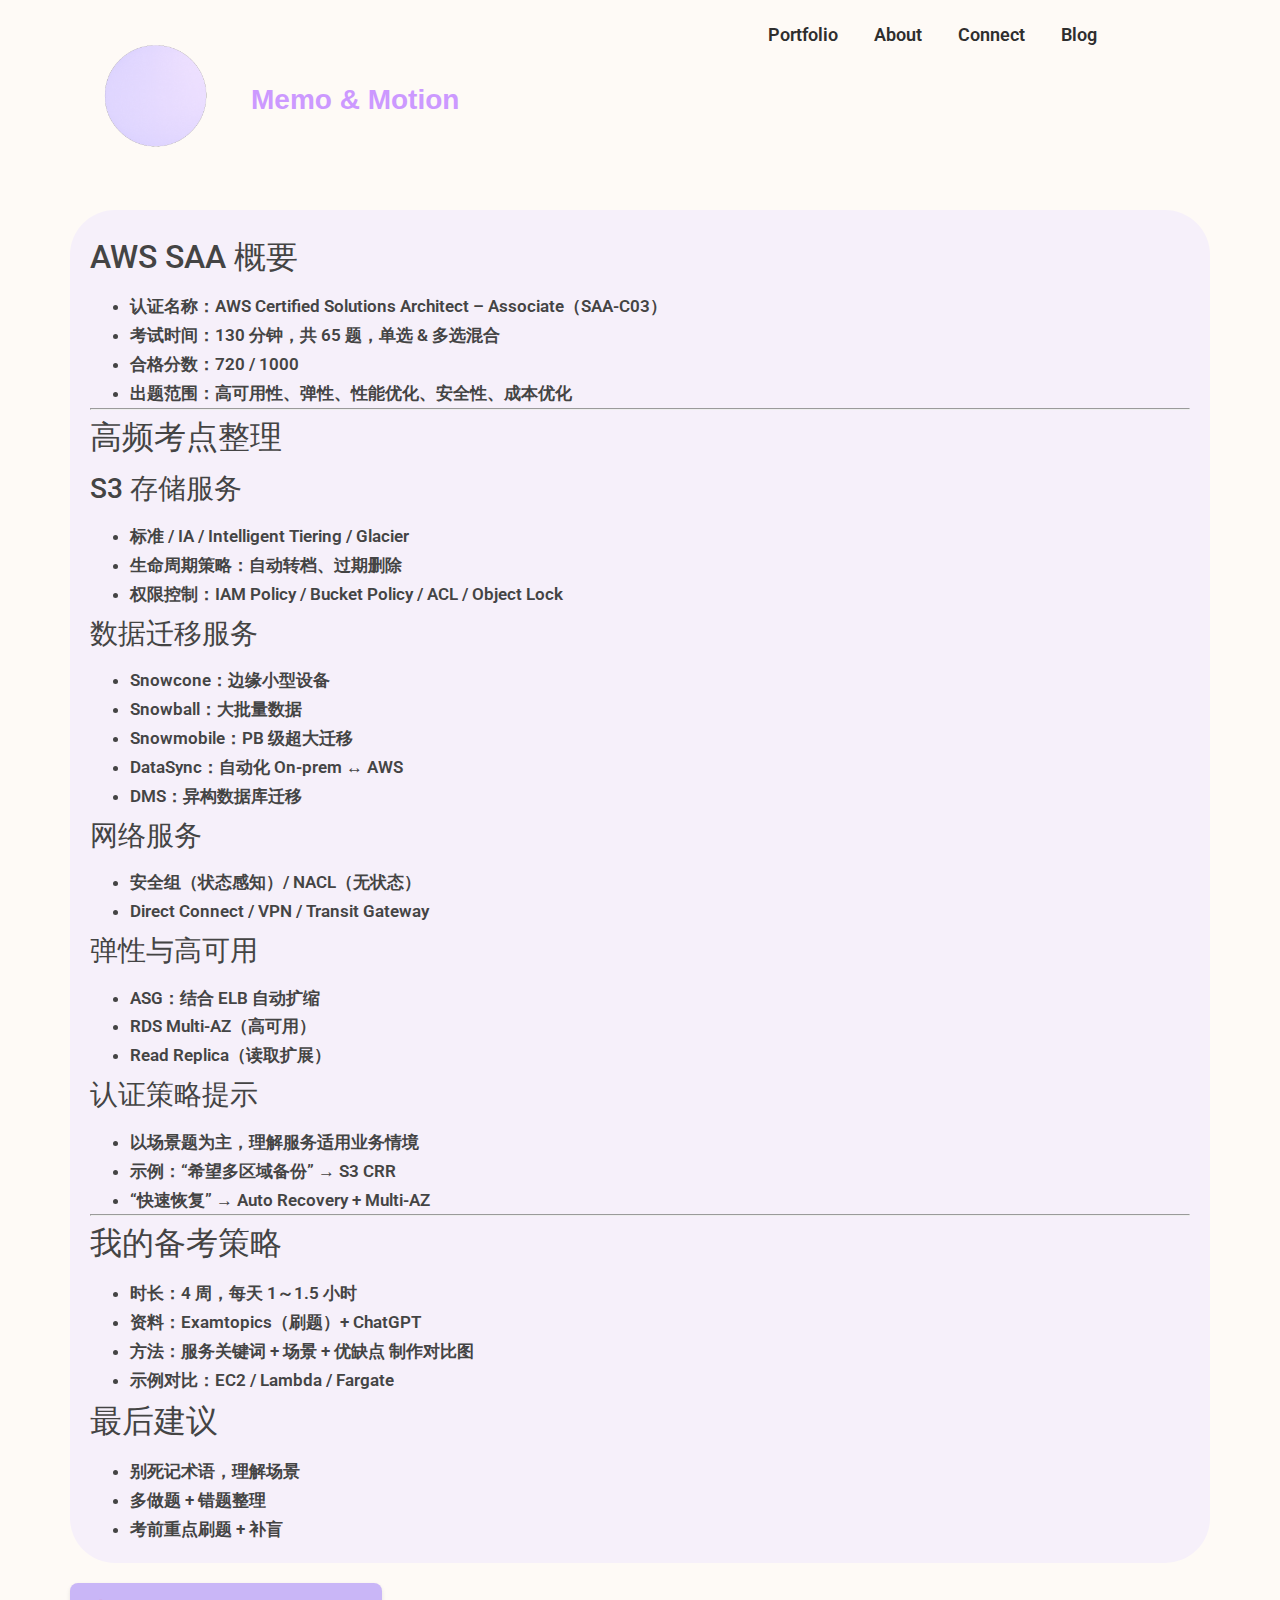
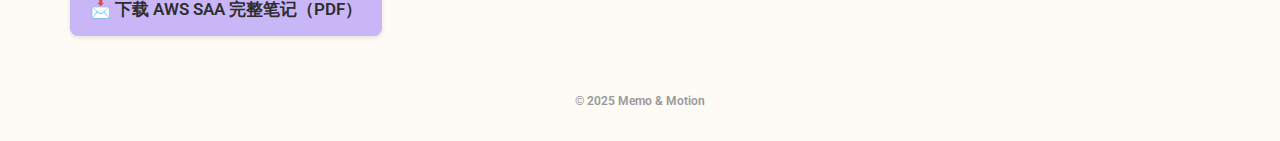
<file: aws-saa-notes/index.html>
<!DOCTYPE html>
<html lang="en-US">
<head>
<meta charset="UTF-8">
<meta name="viewport" content="width=device-width, initial-scale=1">
<link rel="profile" href="http://gmpg.org/xfn/11">
<link rel="pingback" href="/xmlrpc.php">
<title>AWS SAA 高频考点速查 &#8211; Memo &amp; Motion</title>
<link rel="stylesheet" id="siteground-optimizer-combined-css-88235bb8d691de0086b13ed42c00fa33" href="/wp-content/uploads/siteground-optimizer-assets/siteground-optimizer-combined-css-88235bb8d691de0086b13ed42c00fa33.css" media="all">
<meta name="robots" content="max-image-preview:large"> <style>img:is([sizes="auto" i], [sizes^="auto," i]) { contain-intrinsic-size: 3000px 1500px }</style>
<link rel="alternate" type="application/rss+xml" title="Memo &amp; Motion &raquo; Feed" href="/feed/">
<link rel="alternate" type="application/rss+xml" title="Memo &amp; Motion &raquo; Comments Feed" href="/comments/feed/"> <style id="global-styles-inline-css">:root{--wp--preset--aspect-ratio--square: 1;--wp--preset--aspect-ratio--4-3: 4/3;--wp--preset--aspect-ratio--3-4: 3/4;--wp--preset--aspect-ratio--3-2: 3/2;--wp--preset--aspect-ratio--2-3: 2/3;--wp--preset--aspect-ratio--16-9: 16/9;--wp--preset--aspect-ratio--9-16: 9/16;--wp--preset--color--black: #000000;--wp--preset--color--cyan-bluish-gray: #abb8c3;--wp--preset--color--white: #ffffff;--wp--preset--color--pale-pink: #f78da7;--wp--preset--color--vivid-red: #cf2e2e;--wp--preset--color--luminous-vivid-orange: #ff6900;--wp--preset--color--luminous-vivid-amber: #fcb900;--wp--preset--color--light-green-cyan: #7bdcb5;--wp--preset--color--vivid-green-cyan: #00d084;--wp--preset--color--pale-cyan-blue: #8ed1fc;--wp--preset--color--vivid-cyan-blue: #0693e3;--wp--preset--color--vivid-purple: #9b51e0;--wp--preset--gradient--vivid-cyan-blue-to-vivid-purple: linear-gradient(135deg,rgba(6,147,227,1) 0%,rgb(155,81,224) 100%);--wp--preset--gradient--light-green-cyan-to-vivid-green-cyan: linear-gradient(135deg,rgb(122,220,180) 0%,rgb(0,208,130) 100%);--wp--preset--gradient--luminous-vivid-amber-to-luminous-vivid-orange: linear-gradient(135deg,rgba(252,185,0,1) 0%,rgba(255,105,0,1) 100%);--wp--preset--gradient--luminous-vivid-orange-to-vivid-red: linear-gradient(135deg,rgba(255,105,0,1) 0%,rgb(207,46,46) 100%);--wp--preset--gradient--very-light-gray-to-cyan-bluish-gray: linear-gradient(135deg,rgb(238,238,238) 0%,rgb(169,184,195) 100%);--wp--preset--gradient--cool-to-warm-spectrum: linear-gradient(135deg,rgb(74,234,220) 0%,rgb(151,120,209) 20%,rgb(207,42,186) 40%,rgb(238,44,130) 60%,rgb(251,105,98) 80%,rgb(254,248,76) 100%);--wp--preset--gradient--blush-light-purple: linear-gradient(135deg,rgb(255,206,236) 0%,rgb(152,150,240) 100%);--wp--preset--gradient--blush-bordeaux: linear-gradient(135deg,rgb(254,205,165) 0%,rgb(254,45,45) 50%,rgb(107,0,62) 100%);--wp--preset--gradient--luminous-dusk: linear-gradient(135deg,rgb(255,203,112) 0%,rgb(199,81,192) 50%,rgb(65,88,208) 100%);--wp--preset--gradient--pale-ocean: linear-gradient(135deg,rgb(255,245,203) 0%,rgb(182,227,212) 50%,rgb(51,167,181) 100%);--wp--preset--gradient--electric-grass: linear-gradient(135deg,rgb(202,248,128) 0%,rgb(113,206,126) 100%);--wp--preset--gradient--midnight: linear-gradient(135deg,rgb(2,3,129) 0%,rgb(40,116,252) 100%);--wp--preset--font-size--small: 13px;--wp--preset--font-size--medium: 20px;--wp--preset--font-size--large: 36px;--wp--preset--font-size--x-large: 42px;--wp--preset--spacing--20: 0.44rem;--wp--preset--spacing--30: 0.67rem;--wp--preset--spacing--40: 1rem;--wp--preset--spacing--50: 1.5rem;--wp--preset--spacing--60: 2.25rem;--wp--preset--spacing--70: 3.38rem;--wp--preset--spacing--80: 5.06rem;--wp--preset--shadow--natural: 6px 6px 9px rgba(0, 0, 0, 0.2);--wp--preset--shadow--deep: 12px 12px 50px rgba(0, 0, 0, 0.4);--wp--preset--shadow--sharp: 6px 6px 0px rgba(0, 0, 0, 0.2);--wp--preset--shadow--outlined: 6px 6px 0px -3px rgba(255, 255, 255, 1), 6px 6px rgba(0, 0, 0, 1);--wp--preset--shadow--crisp: 6px 6px 0px rgba(0, 0, 0, 1);}:root { --wp--style--global--content-size: 800px;--wp--style--global--wide-size: 1200px; }:where(body) { margin: 0; }.wp-site-blocks > .alignleft { float: left; margin-right: 2em; }.wp-site-blocks > .alignright { float: right; margin-left: 2em; }.wp-site-blocks > .aligncenter { justify-content: center; margin-left: auto; margin-right: auto; }:where(.wp-site-blocks) > * { margin-block-start: 24px; margin-block-end: 0; }:where(.wp-site-blocks) > :first-child { margin-block-start: 0; }:where(.wp-site-blocks) > :last-child { margin-block-end: 0; }:root { --wp--style--block-gap: 24px; }:root :where(.is-layout-flow) > :first-child{margin-block-start: 0;}:root :where(.is-layout-flow) > :last-child{margin-block-end: 0;}:root :where(.is-layout-flow) > *{margin-block-start: 24px;margin-block-end: 0;}:root :where(.is-layout-constrained) > :first-child{margin-block-start: 0;}:root :where(.is-layout-constrained) > :last-child{margin-block-end: 0;}:root :where(.is-layout-constrained) > *{margin-block-start: 24px;margin-block-end: 0;}:root :where(.is-layout-flex){gap: 24px;}:root :where(.is-layout-grid){gap: 24px;}.is-layout-flow > .alignleft{float: left;margin-inline-start: 0;margin-inline-end: 2em;}.is-layout-flow > .alignright{float: right;margin-inline-start: 2em;margin-inline-end: 0;}.is-layout-flow > .aligncenter{margin-left: auto !important;margin-right: auto !important;}.is-layout-constrained > .alignleft{float: left;margin-inline-start: 0;margin-inline-end: 2em;}.is-layout-constrained > .alignright{float: right;margin-inline-start: 2em;margin-inline-end: 0;}.is-layout-constrained > .aligncenter{margin-left: auto !important;margin-right: auto !important;}.is-layout-constrained > :where(:not(.alignleft):not(.alignright):not(.alignfull)){max-width: var(--wp--style--global--content-size);margin-left: auto !important;margin-right: auto !important;}.is-layout-constrained > .alignwide{max-width: var(--wp--style--global--wide-size);}body .is-layout-flex{display: flex;}.is-layout-flex{flex-wrap: wrap;align-items: center;}.is-layout-flex > :is(*, div){margin: 0;}body .is-layout-grid{display: grid;}.is-layout-grid > :is(*, div){margin: 0;}body{padding-top: 0px;padding-right: 0px;padding-bottom: 0px;padding-left: 0px;}a:where(:not(.wp-element-button)){text-decoration: underline;}:root :where(.wp-element-button, .wp-block-button__link){background-color: #32373c;border-width: 0;color: #fff;font-family: inherit;font-size: inherit;line-height: inherit;padding: calc(0.667em + 2px) calc(1.333em + 2px);text-decoration: none;}.has-black-color{color: var(--wp--preset--color--black) !important;}.has-cyan-bluish-gray-color{color: var(--wp--preset--color--cyan-bluish-gray) !important;}.has-white-color{color: var(--wp--preset--color--white) !important;}.has-pale-pink-color{color: var(--wp--preset--color--pale-pink) !important;}.has-vivid-red-color{color: var(--wp--preset--color--vivid-red) !important;}.has-luminous-vivid-orange-color{color: var(--wp--preset--color--luminous-vivid-orange) !important;}.has-luminous-vivid-amber-color{color: var(--wp--preset--color--luminous-vivid-amber) !important;}.has-light-green-cyan-color{color: var(--wp--preset--color--light-green-cyan) !important;}.has-vivid-green-cyan-color{color: var(--wp--preset--color--vivid-green-cyan) !important;}.has-pale-cyan-blue-color{color: var(--wp--preset--color--pale-cyan-blue) !important;}.has-vivid-cyan-blue-color{color: var(--wp--preset--color--vivid-cyan-blue) !important;}.has-vivid-purple-color{color: var(--wp--preset--color--vivid-purple) !important;}.has-black-background-color{background-color: var(--wp--preset--color--black) !important;}.has-cyan-bluish-gray-background-color{background-color: var(--wp--preset--color--cyan-bluish-gray) !important;}.has-white-background-color{background-color: var(--wp--preset--color--white) !important;}.has-pale-pink-background-color{background-color: var(--wp--preset--color--pale-pink) !important;}.has-vivid-red-background-color{background-color: var(--wp--preset--color--vivid-red) !important;}.has-luminous-vivid-orange-background-color{background-color: var(--wp--preset--color--luminous-vivid-orange) !important;}.has-luminous-vivid-amber-background-color{background-color: var(--wp--preset--color--luminous-vivid-amber) !important;}.has-light-green-cyan-background-color{background-color: var(--wp--preset--color--light-green-cyan) !important;}.has-vivid-green-cyan-background-color{background-color: var(--wp--preset--color--vivid-green-cyan) !important;}.has-pale-cyan-blue-background-color{background-color: var(--wp--preset--color--pale-cyan-blue) !important;}.has-vivid-cyan-blue-background-color{background-color: var(--wp--preset--color--vivid-cyan-blue) !important;}.has-vivid-purple-background-color{background-color: var(--wp--preset--color--vivid-purple) !important;}.has-black-border-color{border-color: var(--wp--preset--color--black) !important;}.has-cyan-bluish-gray-border-color{border-color: var(--wp--preset--color--cyan-bluish-gray) !important;}.has-white-border-color{border-color: var(--wp--preset--color--white) !important;}.has-pale-pink-border-color{border-color: var(--wp--preset--color--pale-pink) !important;}.has-vivid-red-border-color{border-color: var(--wp--preset--color--vivid-red) !important;}.has-luminous-vivid-orange-border-color{border-color: var(--wp--preset--color--luminous-vivid-orange) !important;}.has-luminous-vivid-amber-border-color{border-color: var(--wp--preset--color--luminous-vivid-amber) !important;}.has-light-green-cyan-border-color{border-color: var(--wp--preset--color--light-green-cyan) !important;}.has-vivid-green-cyan-border-color{border-color: var(--wp--preset--color--vivid-green-cyan) !important;}.has-pale-cyan-blue-border-color{border-color: var(--wp--preset--color--pale-cyan-blue) !important;}.has-vivid-cyan-blue-border-color{border-color: var(--wp--preset--color--vivid-cyan-blue) !important;}.has-vivid-purple-border-color{border-color: var(--wp--preset--color--vivid-purple) !important;}.has-vivid-cyan-blue-to-vivid-purple-gradient-background{background: var(--wp--preset--gradient--vivid-cyan-blue-to-vivid-purple) !important;}.has-light-green-cyan-to-vivid-green-cyan-gradient-background{background: var(--wp--preset--gradient--light-green-cyan-to-vivid-green-cyan) !important;}.has-luminous-vivid-amber-to-luminous-vivid-orange-gradient-background{background: var(--wp--preset--gradient--luminous-vivid-amber-to-luminous-vivid-orange) !important;}.has-luminous-vivid-orange-to-vivid-red-gradient-background{background: var(--wp--preset--gradient--luminous-vivid-orange-to-vivid-red) !important;}.has-very-light-gray-to-cyan-bluish-gray-gradient-background{background: var(--wp--preset--gradient--very-light-gray-to-cyan-bluish-gray) !important;}.has-cool-to-warm-spectrum-gradient-background{background: var(--wp--preset--gradient--cool-to-warm-spectrum) !important;}.has-blush-light-purple-gradient-background{background: var(--wp--preset--gradient--blush-light-purple) !important;}.has-blush-bordeaux-gradient-background{background: var(--wp--preset--gradient--blush-bordeaux) !important;}.has-luminous-dusk-gradient-background{background: var(--wp--preset--gradient--luminous-dusk) !important;}.has-pale-ocean-gradient-background{background: var(--wp--preset--gradient--pale-ocean) !important;}.has-electric-grass-gradient-background{background: var(--wp--preset--gradient--electric-grass) !important;}.has-midnight-gradient-background{background: var(--wp--preset--gradient--midnight) !important;}.has-small-font-size{font-size: var(--wp--preset--font-size--small) !important;}.has-medium-font-size{font-size: var(--wp--preset--font-size--medium) !important;}.has-large-font-size{font-size: var(--wp--preset--font-size--large) !important;}.has-x-large-font-size{font-size: var(--wp--preset--font-size--x-large) !important;}
:root :where(.wp-block-pullquote){font-size: 1.5em;line-height: 1.6;}</style> <script src="/wp-includes/js/jquery/jquery.min.js?ver=3.7.1" id="jquery-core-js"></script> <script src="/wp-includes/js/jquery/jquery-migrate.min.js?ver=3.4.1" id="jquery-migrate-js"></script> <script id="jquery-js-after">!function($){"use strict";$(document).ready(function(){$(this).scrollTop()>100&&$(".hfe-scroll-to-top-wrap").removeClass("hfe-scroll-to-top-hide"),$(window).scroll(function(){$(this).scrollTop()<100?$(".hfe-scroll-to-top-wrap").fadeOut(300):$(".hfe-scroll-to-top-wrap").fadeIn(300)}),$(".hfe-scroll-to-top-wrap").on("click",function(){$("html, body").animate({scrollTop:0},300);return!1})})}(jQuery);</script><link rel="https://api.w.org/" href="/wp-json/">
<link rel="alternate" title="JSON" type="application/json" href="/wp-json/wp/v2/posts/551">
<link rel="EditURI" type="application/rsd+xml" title="RSD" href="/xmlrpc.php?rsd">
<link rel="canonical" href="/aws-saa-notes/">
<link rel="shortlink" href="/?p=551">
<link rel="alternate" title="oEmbed (JSON)" type="application/json+oembed" href="/wp-json/oembed/1.0/embed?url=https%3A%2F%2F%2Faws-saa-notes%2F">
<link rel="alternate" title="oEmbed (XML)" type="text/xml+oembed" href="/wp-json/oembed/1.0/embed?url=https%3A%2F%2F%2Faws-saa-notes%2F#038;format=xml">
<meta name="generator" content="Elementor 3.28.3; features: e_font_icon_svg, additional_custom_breakpoints, e_local_google_fonts, e_element_cache; settings: css_print_method-external, google_font-enabled, font_display-swap"> <style>.e-con.e-parent:nth-of-type(n+4):not(.e-lazyloaded):not(.e-no-lazyload),
 .e-con.e-parent:nth-of-type(n+4):not(.e-lazyloaded):not(.e-no-lazyload) * {
 background-image: none !important;
 }
 @media screen and (max-height: 1024px) {
 .e-con.e-parent:nth-of-type(n+3):not(.e-lazyloaded):not(.e-no-lazyload),
 .e-con.e-parent:nth-of-type(n+3):not(.e-lazyloaded):not(.e-no-lazyload) * {
 background-image: none !important;
 }
 }
 @media screen and (max-height: 640px) {
 .e-con.e-parent:nth-of-type(n+2):not(.e-lazyloaded):not(.e-no-lazyload),
 .e-con.e-parent:nth-of-type(n+2):not(.e-lazyloaded):not(.e-no-lazyload) * {
 background-image: none !important;
 }
 }</style>
<link rel="icon" href="/wp-content/uploads/2025/04/cropped-ChatGPT-Image-2025年4月16日-21_20_37-1-32x32.png" sizes="32x32">
<link rel="icon" href="/wp-content/uploads/2025/04/cropped-ChatGPT-Image-2025年4月16日-21_20_37-1-192x192.png" sizes="192x192">
<link rel="apple-touch-icon" href="/wp-content/uploads/2025/04/cropped-ChatGPT-Image-2025年4月16日-21_20_37-1-180x180.png">
<meta name="msapplication-TileImage" content="/wp-content/uploads/2025/04/cropped-ChatGPT-Image-2025年4月16日-21_20_37-1-270x270.png"> <style id="wp-custom-css">html {
 scroll-behavior: smooth;
}
body {
 font-family: 'Inter', 'Helvetica Neue', 'Noto Sans JP', 'Noto Sans SC', sans-serif;
 font-size: 17px;
 line-height: 1.7;
 color: #2e2e2e;
}</style>
</head>
<body class="wp-singular post-template-default single single-post postid-551 single-format-standard wp-embed-responsive wp-theme-hello-elementor ehf-header ehf-footer ehf-template-hello-elementor ehf-stylesheet-hello-elementor theme-default elementor-default elementor-kit-169 elementor-page elementor-page-551">
<div id="page" class="hfeed site">
<header id="masthead" itemscope="itemscope" itemtype="https://schema.org/WPHeader"><p class="main-title bhf-hidden" itemprop="headline"><a href="/" title="Memo &amp; Motion" rel="home">Memo &amp; Motion</a></p>
<div data-elementor-type="wp-post" data-elementor-id="348" class="elementor elementor-348"><div class="elementor-element elementor-element-9373f4a e-flex e-con-boxed e-con e-parent" data-id="9373f4a" data-element_type="container"><div class="e-con-inner">
<div class="elementor-element elementor-element-8de7e40 e-con-full e-flex e-con e-child" data-id="8de7e40" data-element_type="container"><div class="elementor-element elementor-element-677b6a4 elementor-widget elementor-widget-image" data-id="677b6a4" data-element_type="widget" data-widget_type="image.default"><div class="elementor-widget-container"> <img src="/wp-content/uploads/2025/04/ChatGPT-Image-2025年4月16日-21_20_37-2.png" title="ChatGPT Image 2025年4月16日 21_20_37" alt="ChatGPT Image 2025年4月16日 21_20_37" loading="lazy">
</div></div></div>
<div class="elementor-element elementor-element-e8ed69e e-con-full e-flex e-con e-child" data-id="e8ed69e" data-element_type="container"><div class="elementor-element elementor-element-6b44fd5 elementor-widget elementor-widget-text-editor" data-id="6b44fd5" data-element_type="widget" data-widget_type="text-editor.default"><div class="elementor-widget-container"><h3 style="margin: 0px; font-size: 28px; color: #2e2e2e; font-family: 'Helvetica Neue', sans-serif; text-align: left;"><a style="text-decoration: none; color: #2e2e2e;" href="/"><strong><span style="color: #cc99ff;">Memo &amp; Motion</span></strong><br></a></h3></div></div></div>
<div class="elementor-element elementor-element-7c92223 e-con-full e-flex e-con e-child" data-id="7c92223" data-element_type="container"><div class="elementor-element elementor-element-116610d elementor-widget elementor-widget-text-editor" data-id="116610d" data-element_type="widget" data-widget_type="text-editor.default"><div class="elementor-widget-container"><nav style="display: flex; gap: 36px;"> <a style="text-decoration: none; color: #2e2e2e; font-size: 18px;" href="/portfolio-static-site/portfolio">Portfolio</a> <a style="text-decoration: none; color: #2e2e2e; font-size: 18px;" href="/portfolio-static-site/about">About</a> <a style="text-decoration: none; color: #2e2e2e; font-size: 18px;" href="/portfolio-static-site/contact">Connect</a> <a style="text-decoration: none; color: #2e2e2e; font-size: 18px;" href="/portfolio-static-site/blog">Blog</a></nav></div></div></div>
</div></div></div></header><main id="content" class="site-main post-551 post type-post status-publish format-standard hentry category-exam-notes"><div class="page-content"><div data-elementor-type="wp-post" data-elementor-id="551" class="elementor elementor-551">
<div class="elementor-element elementor-element-80ea72b e-flex e-con-boxed e-con e-parent" data-id="80ea72b" data-element_type="container"><div class="e-con-inner"><div class="elementor-element elementor-element-4f63bc6 animated-slow elementor-invisible elementor-widget elementor-widget-text-editor" data-id="4f63bc6" data-element_type="widget" data-settings="{&quot;_animation&quot;:&quot;fadeIn&quot;,&quot;_animation_tablet&quot;:&quot;zoomIn&quot;,&quot;_animation_delay&quot;:0.299999999999999988897769753748434595763683319091796875}" data-widget_type="text-editor.default"><div class="elementor-widget-container">
<h2>AWS SAA 概要</h2>
<ul>
<li>认证名称：AWS Certified Solutions Architect – Associate（SAA-C03）</li>
<li>考试时间：130 分钟，共 65 题，单选 &amp; 多选混合</li>
<li>合格分数：720 / 1000</li>
<li>出题范围：高可用性、弹性、性能优化、安全性、成本优化</li>
</ul>
<hr>
<h2>高频考点整理</h2>
<h3>S3 存储服务</h3>
<ul>
<li>标准 / IA / Intelligent Tiering / Glacier</li>
<li>生命周期策略：自动转档、过期删除</li>
<li>权限控制：IAM Policy / Bucket Policy / ACL / Object Lock</li>
</ul>
<h3>数据迁移服务</h3>
<ul>
<li>Snowcone：边缘小型设备</li>
<li>Snowball：大批量数据</li>
<li>Snowmobile：PB 级超大迁移</li>
<li>DataSync：自动化 On-prem ↔ AWS</li>
<li>DMS：异构数据库迁移</li>
</ul>
<h3>网络服务</h3>
<ul>
<li>安全组（状态感知）/ NACL（无状态）</li>
<li>Direct Connect / VPN / Transit Gateway</li>
</ul>
<h3>弹性与高可用</h3>
<ul>
<li>ASG：结合 ELB 自动扩缩</li>
<li>RDS Multi-AZ（高可用）</li>
<li>Read Replica（读取扩展）</li>
</ul>
<h3>认证策略提示</h3>
<ul>
<li>以场景题为主，理解服务适用业务情境</li>
<li>示例：“希望多区域备份” → S3 CRR</li>
<li>“快速恢复” → Auto Recovery + Multi-AZ</li>
</ul>
<hr>
<h2>我的备考策略</h2>
<ul>
<li>时长：4 周，每天 1～1.5 小时</li>
<li>资料：Examtopics（刷题）+ ChatGPT</li>
<li>方法：服务关键词 + 场景 + 优缺点 制作对比图</li>
<li>示例对比：EC2 / Lambda / Fargate</li>
</ul>
<h2>最后建议</h2>
<ul>
<li>别死记术语，理解场景</li>
<li>多做题 + 错题整理</li>
<li>考前重点刷题 + 补盲</li>
</ul>
</div></div></div></div>
<div class="elementor-element elementor-element-c3c73d1 e-flex e-con-boxed e-con e-parent" data-id="c3c73d1" data-element_type="container"><div class="e-con-inner"><div class="elementor-element elementor-element-18e74e0 elementor-widget elementor-widget-text-editor" data-id="18e74e0" data-element_type="widget" data-widget_type="text-editor.default"><div class="elementor-widget-container"><p><a style="display: inline-block; padding: 12px 20px; background-color: #c9b6f7; color: #2e2e2e; text-decoration: none; border-radius: 8px; font-weight: 600; box-shadow: 0 2px 4px rgba(0,0,0,0.1);" href="/wp-content/uploads/2025/04/AWS-SAA.pdf" download=""> 📩 下载 AWS SAA 完整笔记（PDF） </a></p></div></div></div></div>
</div></div></main><footer itemtype="https://schema.org/WPFooter" itemscope="itemscope" id="colophon" role="contentinfo"><div class="footer-width-fixer"><div data-elementor-type="wp-post" data-elementor-id="633" class="elementor elementor-633"><div class="elementor-element elementor-element-8f23be4 e-flex e-con-boxed e-con e-parent" data-id="8f23be4" data-element_type="container"><div class="e-con-inner"><div class="elementor-element elementor-element-0f0e864 elementor-widget elementor-widget-text-editor" data-id="0f0e864" data-element_type="widget" data-widget_type="text-editor.default"><div class="elementor-widget-container"> © 2025 Memo &#038; Motion</div></div></div></div></div></div></footer>
</div>
<!-- #page --> <script type="speculationrules">{"prefetch":[{"source":"document","where":{"and":[{"href_matches":"\/*"},{"not":{"href_matches":["\/wp-*.php","\/wp-admin\/*","\/wp-content\/uploads\/*","\/wp-content\/*","\/wp-content\/plugins\/*","\/wp-content\/themes\/hello-elementor\/*","\/*\\?(.+)"]}},{"not":{"selector_matches":"a[rel~=\"nofollow\"]"}},{"not":{"selector_matches":".no-prefetch, .no-prefetch a"}}]},"eagerness":"conservative"}]}</script> <script>const lazyloadRunObserver = () => {
 const lazyloadBackgrounds = document.querySelectorAll( `.e-con.e-parent:not(.e-lazyloaded)` );
 const lazyloadBackgroundObserver = new IntersectionObserver( ( entries ) => {
 entries.forEach( ( entry ) => {
 if ( entry.isIntersecting ) {
 let lazyloadBackground = entry.target;
 if( lazyloadBackground ) {
 lazyloadBackground.classList.add( 'e-lazyloaded' );
 }
 lazyloadBackgroundObserver.unobserve( entry.target );
 }
 });
 }, { rootMargin: '200px 0px 200px 0px' } );
 lazyloadBackgrounds.forEach( ( lazyloadBackground ) => {
 lazyloadBackgroundObserver.observe( lazyloadBackground );
 } );
 };
 const events = [
 'DOMContentLoaded',
 'elementor/lazyload/observe',
 ];
 events.forEach( ( event ) => {
 document.addEventListener( event, lazyloadRunObserver );
 } );</script> <script defer src="/wp-content/plugins/sg-cachepress/assets/js/lazysizes.min.js?ver=7.7.2" id="siteground-optimizer-lazy-sizes-js-js"></script> <script defer src="/wp-content/themes/hello-elementor/assets/js/hello-frontend.min.js?ver=3.3.0" id="hello-theme-frontend-js"></script> <script src="/wp-content/plugins/elementor/assets/js/webpack.runtime.min.js?ver=3.28.3" id="elementor-webpack-runtime-js"></script> <script src="/wp-content/plugins/elementor/assets/js/frontend-modules.min.js?ver=3.28.3" id="elementor-frontend-modules-js"></script> <script src="/wp-includes/js/jquery/ui/core.min.js?ver=1.13.3" id="jquery-ui-core-js"></script> <script id="elementor-frontend-js-before">var elementorFrontendConfig = {"environmentMode":{"edit":false,"wpPreview":false,"isScriptDebug":false},"i18n":{"shareOnFacebook":"Share on Facebook","shareOnTwitter":"Share on Twitter","pinIt":"Pin it","download":"Download","downloadImage":"Download image","fullscreen":"Fullscreen","zoom":"Zoom","share":"Share","playVideo":"Play Video","previous":"Previous","next":"Next","close":"Close","a11yCarouselPrevSlideMessage":"Previous slide","a11yCarouselNextSlideMessage":"Next slide","a11yCarouselFirstSlideMessage":"This is the first slide","a11yCarouselLastSlideMessage":"This is the last slide","a11yCarouselPaginationBulletMessage":"Go to slide"},"is_rtl":false,"breakpoints":{"xs":0,"sm":480,"md":768,"lg":1025,"xl":1440,"xxl":1600},"responsive":{"breakpoints":{"mobile":{"label":"Mobile Portrait","value":767,"default_value":767,"direction":"max","is_enabled":true},"mobile_extra":{"label":"Mobile Landscape","value":880,"default_value":880,"direction":"max","is_enabled":false},"tablet":{"label":"Tablet Portrait","value":1024,"default_value":1024,"direction":"max","is_enabled":true},"tablet_extra":{"label":"Tablet Landscape","value":1200,"default_value":1200,"direction":"max","is_enabled":false},"laptop":{"label":"Laptop","value":1366,"default_value":1366,"direction":"max","is_enabled":false},"widescreen":{"label":"Widescreen","value":2400,"default_value":2400,"direction":"min","is_enabled":false}},"hasCustomBreakpoints":false},"version":"3.28.3","is_static":false,"experimentalFeatures":{"e_font_icon_svg":true,"additional_custom_breakpoints":true,"container":true,"e_local_google_fonts":true,"hello-theme-header-footer":true,"nested-elements":true,"editor_v2":true,"e_element_cache":true,"home_screen":true,"launchpad-checklist":true},"urls":{"assets":"\/wp-content\/plugins\/elementor\/assets\/","ajaxurl":"\/wp-admin\/admin-ajax.php","uploadUrl":"http:\/\/laurkamemo.com\/wp-content\/uploads"},"nonces":{"floatingButtonsClickTracking":"0eb16d64e5"},"swiperClass":"swiper","settings":{"page":[],"editorPreferences":[]},"kit":{"body_background_background":"classic","active_breakpoints":["viewport_mobile","viewport_tablet"],"global_image_lightbox":"yes","lightbox_enable_counter":"yes","lightbox_enable_fullscreen":"yes","lightbox_enable_zoom":"yes","lightbox_enable_share":"yes","lightbox_title_src":"title","lightbox_description_src":"description","hello_header_logo_type":"title","hello_header_menu_layout":"horizontal","hello_footer_logo_type":"logo"},"post":{"id":551,"title":"AWS%20SAA%20%E9%AB%98%E9%A2%91%E8%80%83%E7%82%B9%E9%80%9F%E6%9F%A5%20%E2%80%93%20Memo%20%26%20Motion","excerpt":"","featuredImage":false}};</script> <script src="/wp-content/plugins/elementor/assets/js/frontend.min.js?ver=3.28.3" id="elementor-frontend-js"></script>
</body>
</html>
</file>
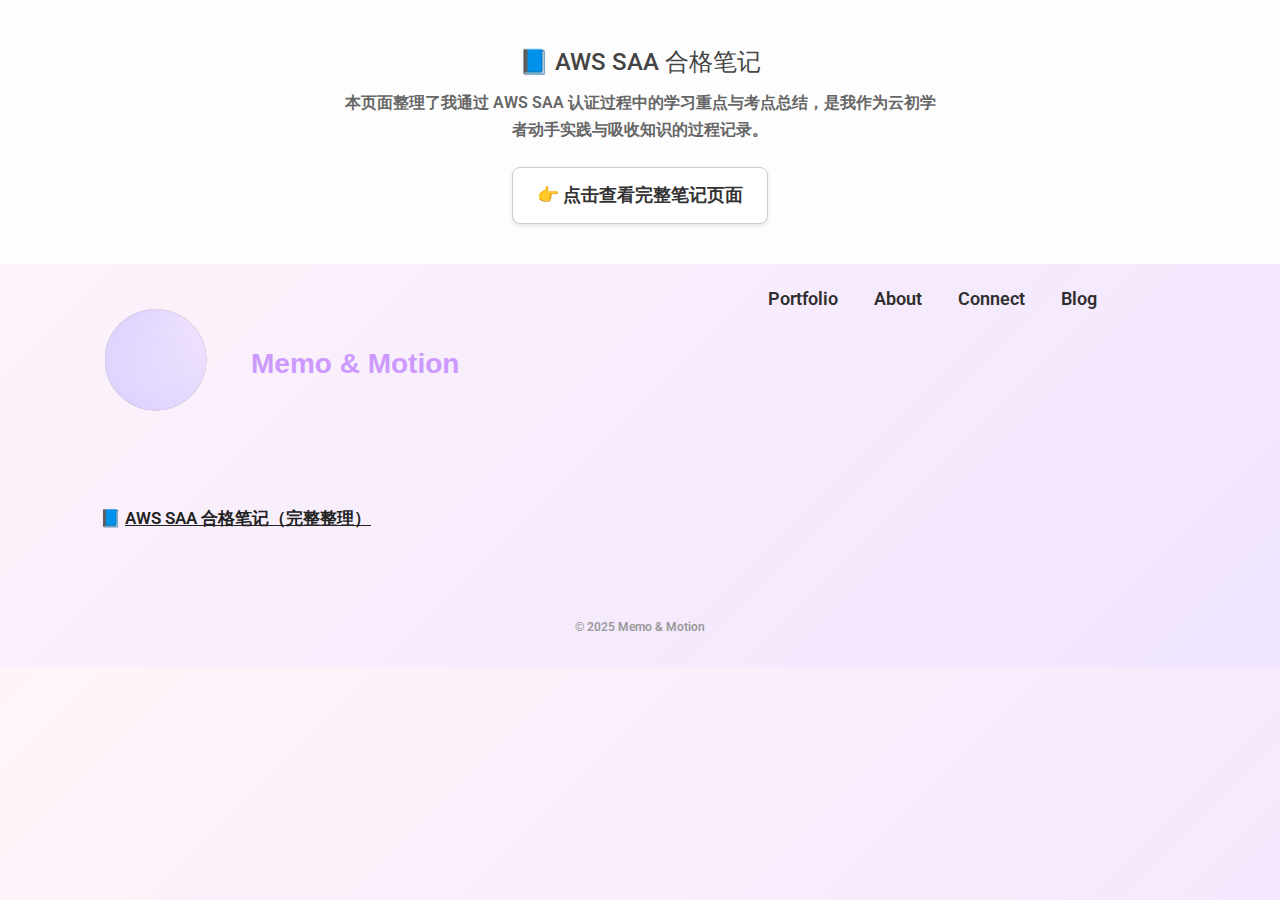
<file: blog/index.html>
<!DOCTYPE html>
<html lang="en-US">
<head>
<meta charset="UTF-8">
<meta name="viewport" content="width=device-width, initial-scale=1">
<link rel="profile" href="http://gmpg.org/xfn/11">
<link rel="pingback" href="/xmlrpc.php">
<title>blog &#8211; Memo &amp; Motion</title>
<link rel="stylesheet" id="siteground-optimizer-combined-css-111370b8af06b3fde3b959abdfb43916" href="/wp-content/uploads/siteground-optimizer-assets/siteground-optimizer-combined-css-111370b8af06b3fde3b959abdfb43916.css" media="all">
<meta name="robots" content="max-image-preview:large"> <style>img:is([sizes="auto" i], [sizes^="auto," i]) { contain-intrinsic-size: 3000px 1500px }</style>
<link rel="alternate" type="application/rss+xml" title="Memo &amp; Motion &raquo; Feed" href="/feed/">
<link rel="alternate" type="application/rss+xml" title="Memo &amp; Motion &raquo; Comments Feed" href="/comments/feed/"> <style id="global-styles-inline-css">:root{--wp--preset--aspect-ratio--square: 1;--wp--preset--aspect-ratio--4-3: 4/3;--wp--preset--aspect-ratio--3-4: 3/4;--wp--preset--aspect-ratio--3-2: 3/2;--wp--preset--aspect-ratio--2-3: 2/3;--wp--preset--aspect-ratio--16-9: 16/9;--wp--preset--aspect-ratio--9-16: 9/16;--wp--preset--color--black: #000000;--wp--preset--color--cyan-bluish-gray: #abb8c3;--wp--preset--color--white: #ffffff;--wp--preset--color--pale-pink: #f78da7;--wp--preset--color--vivid-red: #cf2e2e;--wp--preset--color--luminous-vivid-orange: #ff6900;--wp--preset--color--luminous-vivid-amber: #fcb900;--wp--preset--color--light-green-cyan: #7bdcb5;--wp--preset--color--vivid-green-cyan: #00d084;--wp--preset--color--pale-cyan-blue: #8ed1fc;--wp--preset--color--vivid-cyan-blue: #0693e3;--wp--preset--color--vivid-purple: #9b51e0;--wp--preset--gradient--vivid-cyan-blue-to-vivid-purple: linear-gradient(135deg,rgba(6,147,227,1) 0%,rgb(155,81,224) 100%);--wp--preset--gradient--light-green-cyan-to-vivid-green-cyan: linear-gradient(135deg,rgb(122,220,180) 0%,rgb(0,208,130) 100%);--wp--preset--gradient--luminous-vivid-amber-to-luminous-vivid-orange: linear-gradient(135deg,rgba(252,185,0,1) 0%,rgba(255,105,0,1) 100%);--wp--preset--gradient--luminous-vivid-orange-to-vivid-red: linear-gradient(135deg,rgba(255,105,0,1) 0%,rgb(207,46,46) 100%);--wp--preset--gradient--very-light-gray-to-cyan-bluish-gray: linear-gradient(135deg,rgb(238,238,238) 0%,rgb(169,184,195) 100%);--wp--preset--gradient--cool-to-warm-spectrum: linear-gradient(135deg,rgb(74,234,220) 0%,rgb(151,120,209) 20%,rgb(207,42,186) 40%,rgb(238,44,130) 60%,rgb(251,105,98) 80%,rgb(254,248,76) 100%);--wp--preset--gradient--blush-light-purple: linear-gradient(135deg,rgb(255,206,236) 0%,rgb(152,150,240) 100%);--wp--preset--gradient--blush-bordeaux: linear-gradient(135deg,rgb(254,205,165) 0%,rgb(254,45,45) 50%,rgb(107,0,62) 100%);--wp--preset--gradient--luminous-dusk: linear-gradient(135deg,rgb(255,203,112) 0%,rgb(199,81,192) 50%,rgb(65,88,208) 100%);--wp--preset--gradient--pale-ocean: linear-gradient(135deg,rgb(255,245,203) 0%,rgb(182,227,212) 50%,rgb(51,167,181) 100%);--wp--preset--gradient--electric-grass: linear-gradient(135deg,rgb(202,248,128) 0%,rgb(113,206,126) 100%);--wp--preset--gradient--midnight: linear-gradient(135deg,rgb(2,3,129) 0%,rgb(40,116,252) 100%);--wp--preset--font-size--small: 13px;--wp--preset--font-size--medium: 20px;--wp--preset--font-size--large: 36px;--wp--preset--font-size--x-large: 42px;--wp--preset--spacing--20: 0.44rem;--wp--preset--spacing--30: 0.67rem;--wp--preset--spacing--40: 1rem;--wp--preset--spacing--50: 1.5rem;--wp--preset--spacing--60: 2.25rem;--wp--preset--spacing--70: 3.38rem;--wp--preset--spacing--80: 5.06rem;--wp--preset--shadow--natural: 6px 6px 9px rgba(0, 0, 0, 0.2);--wp--preset--shadow--deep: 12px 12px 50px rgba(0, 0, 0, 0.4);--wp--preset--shadow--sharp: 6px 6px 0px rgba(0, 0, 0, 0.2);--wp--preset--shadow--outlined: 6px 6px 0px -3px rgba(255, 255, 255, 1), 6px 6px rgba(0, 0, 0, 1);--wp--preset--shadow--crisp: 6px 6px 0px rgba(0, 0, 0, 1);}:root { --wp--style--global--content-size: 800px;--wp--style--global--wide-size: 1200px; }:where(body) { margin: 0; }.wp-site-blocks > .alignleft { float: left; margin-right: 2em; }.wp-site-blocks > .alignright { float: right; margin-left: 2em; }.wp-site-blocks > .aligncenter { justify-content: center; margin-left: auto; margin-right: auto; }:where(.wp-site-blocks) > * { margin-block-start: 24px; margin-block-end: 0; }:where(.wp-site-blocks) > :first-child { margin-block-start: 0; }:where(.wp-site-blocks) > :last-child { margin-block-end: 0; }:root { --wp--style--block-gap: 24px; }:root :where(.is-layout-flow) > :first-child{margin-block-start: 0;}:root :where(.is-layout-flow) > :last-child{margin-block-end: 0;}:root :where(.is-layout-flow) > *{margin-block-start: 24px;margin-block-end: 0;}:root :where(.is-layout-constrained) > :first-child{margin-block-start: 0;}:root :where(.is-layout-constrained) > :last-child{margin-block-end: 0;}:root :where(.is-layout-constrained) > *{margin-block-start: 24px;margin-block-end: 0;}:root :where(.is-layout-flex){gap: 24px;}:root :where(.is-layout-grid){gap: 24px;}.is-layout-flow > .alignleft{float: left;margin-inline-start: 0;margin-inline-end: 2em;}.is-layout-flow > .alignright{float: right;margin-inline-start: 2em;margin-inline-end: 0;}.is-layout-flow > .aligncenter{margin-left: auto !important;margin-right: auto !important;}.is-layout-constrained > .alignleft{float: left;margin-inline-start: 0;margin-inline-end: 2em;}.is-layout-constrained > .alignright{float: right;margin-inline-start: 2em;margin-inline-end: 0;}.is-layout-constrained > .aligncenter{margin-left: auto !important;margin-right: auto !important;}.is-layout-constrained > :where(:not(.alignleft):not(.alignright):not(.alignfull)){max-width: var(--wp--style--global--content-size);margin-left: auto !important;margin-right: auto !important;}.is-layout-constrained > .alignwide{max-width: var(--wp--style--global--wide-size);}body .is-layout-flex{display: flex;}.is-layout-flex{flex-wrap: wrap;align-items: center;}.is-layout-flex > :is(*, div){margin: 0;}body .is-layout-grid{display: grid;}.is-layout-grid > :is(*, div){margin: 0;}body{padding-top: 0px;padding-right: 0px;padding-bottom: 0px;padding-left: 0px;}a:where(:not(.wp-element-button)){text-decoration: underline;}:root :where(.wp-element-button, .wp-block-button__link){background-color: #32373c;border-width: 0;color: #fff;font-family: inherit;font-size: inherit;line-height: inherit;padding: calc(0.667em + 2px) calc(1.333em + 2px);text-decoration: none;}.has-black-color{color: var(--wp--preset--color--black) !important;}.has-cyan-bluish-gray-color{color: var(--wp--preset--color--cyan-bluish-gray) !important;}.has-white-color{color: var(--wp--preset--color--white) !important;}.has-pale-pink-color{color: var(--wp--preset--color--pale-pink) !important;}.has-vivid-red-color{color: var(--wp--preset--color--vivid-red) !important;}.has-luminous-vivid-orange-color{color: var(--wp--preset--color--luminous-vivid-orange) !important;}.has-luminous-vivid-amber-color{color: var(--wp--preset--color--luminous-vivid-amber) !important;}.has-light-green-cyan-color{color: var(--wp--preset--color--light-green-cyan) !important;}.has-vivid-green-cyan-color{color: var(--wp--preset--color--vivid-green-cyan) !important;}.has-pale-cyan-blue-color{color: var(--wp--preset--color--pale-cyan-blue) !important;}.has-vivid-cyan-blue-color{color: var(--wp--preset--color--vivid-cyan-blue) !important;}.has-vivid-purple-color{color: var(--wp--preset--color--vivid-purple) !important;}.has-black-background-color{background-color: var(--wp--preset--color--black) !important;}.has-cyan-bluish-gray-background-color{background-color: var(--wp--preset--color--cyan-bluish-gray) !important;}.has-white-background-color{background-color: var(--wp--preset--color--white) !important;}.has-pale-pink-background-color{background-color: var(--wp--preset--color--pale-pink) !important;}.has-vivid-red-background-color{background-color: var(--wp--preset--color--vivid-red) !important;}.has-luminous-vivid-orange-background-color{background-color: var(--wp--preset--color--luminous-vivid-orange) !important;}.has-luminous-vivid-amber-background-color{background-color: var(--wp--preset--color--luminous-vivid-amber) !important;}.has-light-green-cyan-background-color{background-color: var(--wp--preset--color--light-green-cyan) !important;}.has-vivid-green-cyan-background-color{background-color: var(--wp--preset--color--vivid-green-cyan) !important;}.has-pale-cyan-blue-background-color{background-color: var(--wp--preset--color--pale-cyan-blue) !important;}.has-vivid-cyan-blue-background-color{background-color: var(--wp--preset--color--vivid-cyan-blue) !important;}.has-vivid-purple-background-color{background-color: var(--wp--preset--color--vivid-purple) !important;}.has-black-border-color{border-color: var(--wp--preset--color--black) !important;}.has-cyan-bluish-gray-border-color{border-color: var(--wp--preset--color--cyan-bluish-gray) !important;}.has-white-border-color{border-color: var(--wp--preset--color--white) !important;}.has-pale-pink-border-color{border-color: var(--wp--preset--color--pale-pink) !important;}.has-vivid-red-border-color{border-color: var(--wp--preset--color--vivid-red) !important;}.has-luminous-vivid-orange-border-color{border-color: var(--wp--preset--color--luminous-vivid-orange) !important;}.has-luminous-vivid-amber-border-color{border-color: var(--wp--preset--color--luminous-vivid-amber) !important;}.has-light-green-cyan-border-color{border-color: var(--wp--preset--color--light-green-cyan) !important;}.has-vivid-green-cyan-border-color{border-color: var(--wp--preset--color--vivid-green-cyan) !important;}.has-pale-cyan-blue-border-color{border-color: var(--wp--preset--color--pale-cyan-blue) !important;}.has-vivid-cyan-blue-border-color{border-color: var(--wp--preset--color--vivid-cyan-blue) !important;}.has-vivid-purple-border-color{border-color: var(--wp--preset--color--vivid-purple) !important;}.has-vivid-cyan-blue-to-vivid-purple-gradient-background{background: var(--wp--preset--gradient--vivid-cyan-blue-to-vivid-purple) !important;}.has-light-green-cyan-to-vivid-green-cyan-gradient-background{background: var(--wp--preset--gradient--light-green-cyan-to-vivid-green-cyan) !important;}.has-luminous-vivid-amber-to-luminous-vivid-orange-gradient-background{background: var(--wp--preset--gradient--luminous-vivid-amber-to-luminous-vivid-orange) !important;}.has-luminous-vivid-orange-to-vivid-red-gradient-background{background: var(--wp--preset--gradient--luminous-vivid-orange-to-vivid-red) !important;}.has-very-light-gray-to-cyan-bluish-gray-gradient-background{background: var(--wp--preset--gradient--very-light-gray-to-cyan-bluish-gray) !important;}.has-cool-to-warm-spectrum-gradient-background{background: var(--wp--preset--gradient--cool-to-warm-spectrum) !important;}.has-blush-light-purple-gradient-background{background: var(--wp--preset--gradient--blush-light-purple) !important;}.has-blush-bordeaux-gradient-background{background: var(--wp--preset--gradient--blush-bordeaux) !important;}.has-luminous-dusk-gradient-background{background: var(--wp--preset--gradient--luminous-dusk) !important;}.has-pale-ocean-gradient-background{background: var(--wp--preset--gradient--pale-ocean) !important;}.has-electric-grass-gradient-background{background: var(--wp--preset--gradient--electric-grass) !important;}.has-midnight-gradient-background{background: var(--wp--preset--gradient--midnight) !important;}.has-small-font-size{font-size: var(--wp--preset--font-size--small) !important;}.has-medium-font-size{font-size: var(--wp--preset--font-size--medium) !important;}.has-large-font-size{font-size: var(--wp--preset--font-size--large) !important;}.has-x-large-font-size{font-size: var(--wp--preset--font-size--x-large) !important;}
:root :where(.wp-block-pullquote){font-size: 1.5em;line-height: 1.6;}</style> <script src="/wp-includes/js/jquery/jquery.min.js?ver=3.7.1" id="jquery-core-js"></script> <script src="/wp-includes/js/jquery/jquery-migrate.min.js?ver=3.4.1" id="jquery-migrate-js"></script> <script id="jquery-js-after">!function($){"use strict";$(document).ready(function(){$(this).scrollTop()>100&&$(".hfe-scroll-to-top-wrap").removeClass("hfe-scroll-to-top-hide"),$(window).scroll(function(){$(this).scrollTop()<100?$(".hfe-scroll-to-top-wrap").fadeOut(300):$(".hfe-scroll-to-top-wrap").fadeIn(300)}),$(".hfe-scroll-to-top-wrap").on("click",function(){$("html, body").animate({scrollTop:0},300);return!1})})}(jQuery);</script><link rel="https://api.w.org/" href="/wp-json/">
<link rel="alternate" title="JSON" type="application/json" href="/wp-json/wp/v2/pages/566">
<link rel="EditURI" type="application/rsd+xml" title="RSD" href="/xmlrpc.php?rsd">
<link rel="canonical" href="/blog/">
<link rel="shortlink" href="/?p=566">
<link rel="alternate" title="oEmbed (JSON)" type="application/json+oembed" href="/wp-json/oembed/1.0/embed?url=https%3A%2F%2F%2Fblog%2F">
<link rel="alternate" title="oEmbed (XML)" type="text/xml+oembed" href="/wp-json/oembed/1.0/embed?url=https%3A%2F%2F%2Fblog%2F#038;format=xml">
<meta name="generator" content="Elementor 3.28.3; features: e_font_icon_svg, additional_custom_breakpoints, e_local_google_fonts, e_element_cache; settings: css_print_method-external, google_font-enabled, font_display-swap"> <style>.e-con.e-parent:nth-of-type(n+4):not(.e-lazyloaded):not(.e-no-lazyload),
 .e-con.e-parent:nth-of-type(n+4):not(.e-lazyloaded):not(.e-no-lazyload) * {
 background-image: none !important;
 }
 @media screen and (max-height: 1024px) {
 .e-con.e-parent:nth-of-type(n+3):not(.e-lazyloaded):not(.e-no-lazyload),
 .e-con.e-parent:nth-of-type(n+3):not(.e-lazyloaded):not(.e-no-lazyload) * {
 background-image: none !important;
 }
 }
 @media screen and (max-height: 640px) {
 .e-con.e-parent:nth-of-type(n+2):not(.e-lazyloaded):not(.e-no-lazyload),
 .e-con.e-parent:nth-of-type(n+2):not(.e-lazyloaded):not(.e-no-lazyload) * {
 background-image: none !important;
 }
 }</style>
<link rel="icon" href="/wp-content/uploads/2025/04/cropped-ChatGPT-Image-2025年4月16日-21_20_37-1-32x32.png" sizes="32x32">
<link rel="icon" href="/wp-content/uploads/2025/04/cropped-ChatGPT-Image-2025年4月16日-21_20_37-1-192x192.png" sizes="192x192">
<link rel="apple-touch-icon" href="/wp-content/uploads/2025/04/cropped-ChatGPT-Image-2025年4月16日-21_20_37-1-180x180.png">
<meta name="msapplication-TileImage" content="/wp-content/uploads/2025/04/cropped-ChatGPT-Image-2025年4月16日-21_20_37-1-270x270.png"> <style id="wp-custom-css">html {
 scroll-behavior: smooth;
}
body {
 font-family: 'Inter', 'Helvetica Neue', 'Noto Sans JP', 'Noto Sans SC', sans-serif;
 font-size: 17px;
 line-height: 1.7;
 color: #2e2e2e;
}</style>
</head>
<body class="wp-singular page-template-default page page-id-566 wp-embed-responsive wp-theme-hello-elementor ehf-header ehf-footer ehf-template-hello-elementor ehf-stylesheet-hello-elementor theme-default elementor-default elementor-kit-169 elementor-page elementor-page-566">
<!-- AWS SAA 合格笔记区块 Start -->
<section id="memo" style="padding: 40px 0; text-align: center; background-color: #fdfdfd;">
    <h2 style="font-size: 24px; margin-bottom: 12px;">📘 AWS SAA 合格笔记</h2>
    <p style="max-width: 600px; margin: 0 auto 24px; font-size: 16px; color: #666;">
      本页面整理了我通过 AWS SAA 认证过程中的学习重点与考点总结，是我作为云初学者动手实践与吸收知识的过程记录。
    </p>
    <a href="../aws-saa-notes/" style="font-size: 18px; text-decoration: none; background-color: #ffffff; border: 1px solid #ccc; padding: 12px 24px; border-radius: 8px; display: inline-block; color: #333; box-shadow: 0 2px 4px rgba(0,0,0,0.1);">
      👉 点击查看完整笔记页面
    </a>
  </section>
  <!-- AWS SAA 合格笔记区块 End -->  
<div id="page" class="hfeed site">
<header id="masthead" itemscope="itemscope" itemtype="https://schema.org/WPHeader"><p class="main-title bhf-hidden" itemprop="headline"><a href="/" title="Memo &amp; Motion" rel="home">Memo &amp; Motion</a></p>
<div data-elementor-type="wp-post" data-elementor-id="348" class="elementor elementor-348"><div class="elementor-element elementor-element-9373f4a e-flex e-con-boxed e-con e-parent" data-id="9373f4a" data-element_type="container"><div class="e-con-inner">
<div class="elementor-element elementor-element-8de7e40 e-con-full e-flex e-con e-child" data-id="8de7e40" data-element_type="container"><div class="elementor-element elementor-element-677b6a4 elementor-widget elementor-widget-image" data-id="677b6a4" data-element_type="widget" data-widget_type="image.default"><div class="elementor-widget-container"> <img src="/wp-content/uploads/2025/04/ChatGPT-Image-2025年4月16日-21_20_37-2.png" title="ChatGPT Image 2025年4月16日 21_20_37" alt="ChatGPT Image 2025年4月16日 21_20_37" loading="lazy">
</div></div></div>
<div class="elementor-element elementor-element-e8ed69e e-con-full e-flex e-con e-child" data-id="e8ed69e" data-element_type="container"><div class="elementor-element elementor-element-6b44fd5 elementor-widget elementor-widget-text-editor" data-id="6b44fd5" data-element_type="widget" data-widget_type="text-editor.default"><div class="elementor-widget-container"><h3 style="margin: 0px; font-size: 28px; color: #2e2e2e; font-family: 'Helvetica Neue', sans-serif; text-align: left;"><a style="text-decoration: none; color: #2e2e2e;" href="/"><strong><span style="color: #cc99ff;">Memo &amp; Motion</span></strong><br></a></h3></div></div></div>
<div class="elementor-element elementor-element-7c92223 e-con-full e-flex e-con e-child" data-id="7c92223" data-element_type="container"><div class="elementor-element elementor-element-116610d elementor-widget elementor-widget-text-editor" data-id="116610d" data-element_type="widget" data-widget_type="text-editor.default"><div class="elementor-widget-container"><nav style="display: flex; gap: 36px;"> <a style="text-decoration: none; color: #2e2e2e; font-size: 18px;" href="/portfolio-static-site/portfolio">Portfolio</a> <a style="text-decoration: none; color: #2e2e2e; font-size: 18px;" href="/portfolio-static-site/about">About</a> <a style="text-decoration: none; color: #2e2e2e; font-size: 18px;" href="/portfolio-static-site/contact">Connect</a> <a style="text-decoration: none; color: #2e2e2e; font-size: 18px;" href="/portfolio-static-site/blog">Blog</a></nav></div></div></div>
</div></div></div></header><main id="content" class="site-main post-566 page type-page status-publish hentry"><div class="page-content"><div data-elementor-type="wp-page" data-elementor-id="566" class="elementor elementor-566"><div class="elementor-element elementor-element-fe2c980 e-flex e-con-boxed e-con e-parent" data-id="fe2c980" data-element_type="container"><div class="e-con-inner"><div class="elementor-element elementor-element-20aea9d elementor-widget elementor-widget-text-editor" data-id="20aea9d" data-element_type="widget" data-widget_type="text-editor.default"><div class="elementor-widget-container"><p>📘 <a href="/aws-saa-notes/">AWS SAA 合格笔记（完整整理）</a></p></div></div></div></div></div></div></main><footer itemtype="https://schema.org/WPFooter" itemscope="itemscope" id="colophon" role="contentinfo"><div class="footer-width-fixer"><div data-elementor-type="wp-post" data-elementor-id="633" class="elementor elementor-633"><div class="elementor-element elementor-element-8f23be4 e-flex e-con-boxed e-con e-parent" data-id="8f23be4" data-element_type="container"><div class="e-con-inner"><div class="elementor-element elementor-element-0f0e864 elementor-widget elementor-widget-text-editor" data-id="0f0e864" data-element_type="widget" data-widget_type="text-editor.default"><div class="elementor-widget-container"> © 2025 Memo &#038; Motion</div></div></div></div></div></div></footer>
</div>
<!-- #page --> <script type="speculationrules">{"prefetch":[{"source":"document","where":{"and":[{"href_matches":"\/*"},{"not":{"href_matches":["\/wp-*.php","\/wp-admin\/*","\/wp-content\/uploads\/*","\/wp-content\/*","\/wp-content\/plugins\/*","\/wp-content\/themes\/hello-elementor\/*","\/*\\?(.+)"]}},{"not":{"selector_matches":"a[rel~=\"nofollow\"]"}},{"not":{"selector_matches":".no-prefetch, .no-prefetch a"}}]},"eagerness":"conservative"}]}</script> <script>const lazyloadRunObserver = () => {
 const lazyloadBackgrounds = document.querySelectorAll( `.e-con.e-parent:not(.e-lazyloaded)` );
 const lazyloadBackgroundObserver = new IntersectionObserver( ( entries ) => {
 entries.forEach( ( entry ) => {
 if ( entry.isIntersecting ) {
 let lazyloadBackground = entry.target;
 if( lazyloadBackground ) {
 lazyloadBackground.classList.add( 'e-lazyloaded' );
 }
 lazyloadBackgroundObserver.unobserve( entry.target );
 }
 });
 }, { rootMargin: '200px 0px 200px 0px' } );
 lazyloadBackgrounds.forEach( ( lazyloadBackground ) => {
 lazyloadBackgroundObserver.observe( lazyloadBackground );
 } );
 };
 const events = [
 'DOMContentLoaded',
 'elementor/lazyload/observe',
 ];
 events.forEach( ( event ) => {
 document.addEventListener( event, lazyloadRunObserver );
 } );</script> <script defer src="/wp-content/plugins/sg-cachepress/assets/js/lazysizes.min.js?ver=7.7.2" id="siteground-optimizer-lazy-sizes-js-js"></script> <script defer src="/wp-content/themes/hello-elementor/assets/js/hello-frontend.min.js?ver=3.3.0" id="hello-theme-frontend-js"></script> <script src="/wp-content/plugins/elementor/assets/js/webpack.runtime.min.js?ver=3.28.3" id="elementor-webpack-runtime-js"></script> <script src="/wp-content/plugins/elementor/assets/js/frontend-modules.min.js?ver=3.28.3" id="elementor-frontend-modules-js"></script> <script src="/wp-includes/js/jquery/ui/core.min.js?ver=1.13.3" id="jquery-ui-core-js"></script> <script id="elementor-frontend-js-before">var elementorFrontendConfig = {"environmentMode":{"edit":false,"wpPreview":false,"isScriptDebug":false},"i18n":{"shareOnFacebook":"Share on Facebook","shareOnTwitter":"Share on Twitter","pinIt":"Pin it","download":"Download","downloadImage":"Download image","fullscreen":"Fullscreen","zoom":"Zoom","share":"Share","playVideo":"Play Video","previous":"Previous","next":"Next","close":"Close","a11yCarouselPrevSlideMessage":"Previous slide","a11yCarouselNextSlideMessage":"Next slide","a11yCarouselFirstSlideMessage":"This is the first slide","a11yCarouselLastSlideMessage":"This is the last slide","a11yCarouselPaginationBulletMessage":"Go to slide"},"is_rtl":false,"breakpoints":{"xs":0,"sm":480,"md":768,"lg":1025,"xl":1440,"xxl":1600},"responsive":{"breakpoints":{"mobile":{"label":"Mobile Portrait","value":767,"default_value":767,"direction":"max","is_enabled":true},"mobile_extra":{"label":"Mobile Landscape","value":880,"default_value":880,"direction":"max","is_enabled":false},"tablet":{"label":"Tablet Portrait","value":1024,"default_value":1024,"direction":"max","is_enabled":true},"tablet_extra":{"label":"Tablet Landscape","value":1200,"default_value":1200,"direction":"max","is_enabled":false},"laptop":{"label":"Laptop","value":1366,"default_value":1366,"direction":"max","is_enabled":false},"widescreen":{"label":"Widescreen","value":2400,"default_value":2400,"direction":"min","is_enabled":false}},"hasCustomBreakpoints":false},"version":"3.28.3","is_static":false,"experimentalFeatures":{"e_font_icon_svg":true,"additional_custom_breakpoints":true,"container":true,"e_local_google_fonts":true,"hello-theme-header-footer":true,"nested-elements":true,"editor_v2":true,"e_element_cache":true,"home_screen":true,"launchpad-checklist":true},"urls":{"assets":"\/wp-content\/plugins\/elementor\/assets\/","ajaxurl":"\/wp-admin\/admin-ajax.php","uploadUrl":"http:\/\/laurkamemo.com\/wp-content\/uploads"},"nonces":{"floatingButtonsClickTracking":"0eb16d64e5"},"swiperClass":"swiper","settings":{"page":[],"editorPreferences":[]},"kit":{"body_background_background":"classic","active_breakpoints":["viewport_mobile","viewport_tablet"],"global_image_lightbox":"yes","lightbox_enable_counter":"yes","lightbox_enable_fullscreen":"yes","lightbox_enable_zoom":"yes","lightbox_enable_share":"yes","lightbox_title_src":"title","lightbox_description_src":"description","hello_header_logo_type":"title","hello_header_menu_layout":"horizontal","hello_footer_logo_type":"logo"},"post":{"id":566,"title":"blog%20%E2%80%93%20Memo%20%26%20Motion","excerpt":"","featuredImage":false}};</script> <script src="/wp-content/plugins/elementor/assets/js/frontend.min.js?ver=3.28.3" id="elementor-frontend-js"></script>
</body>
</html>
</file>
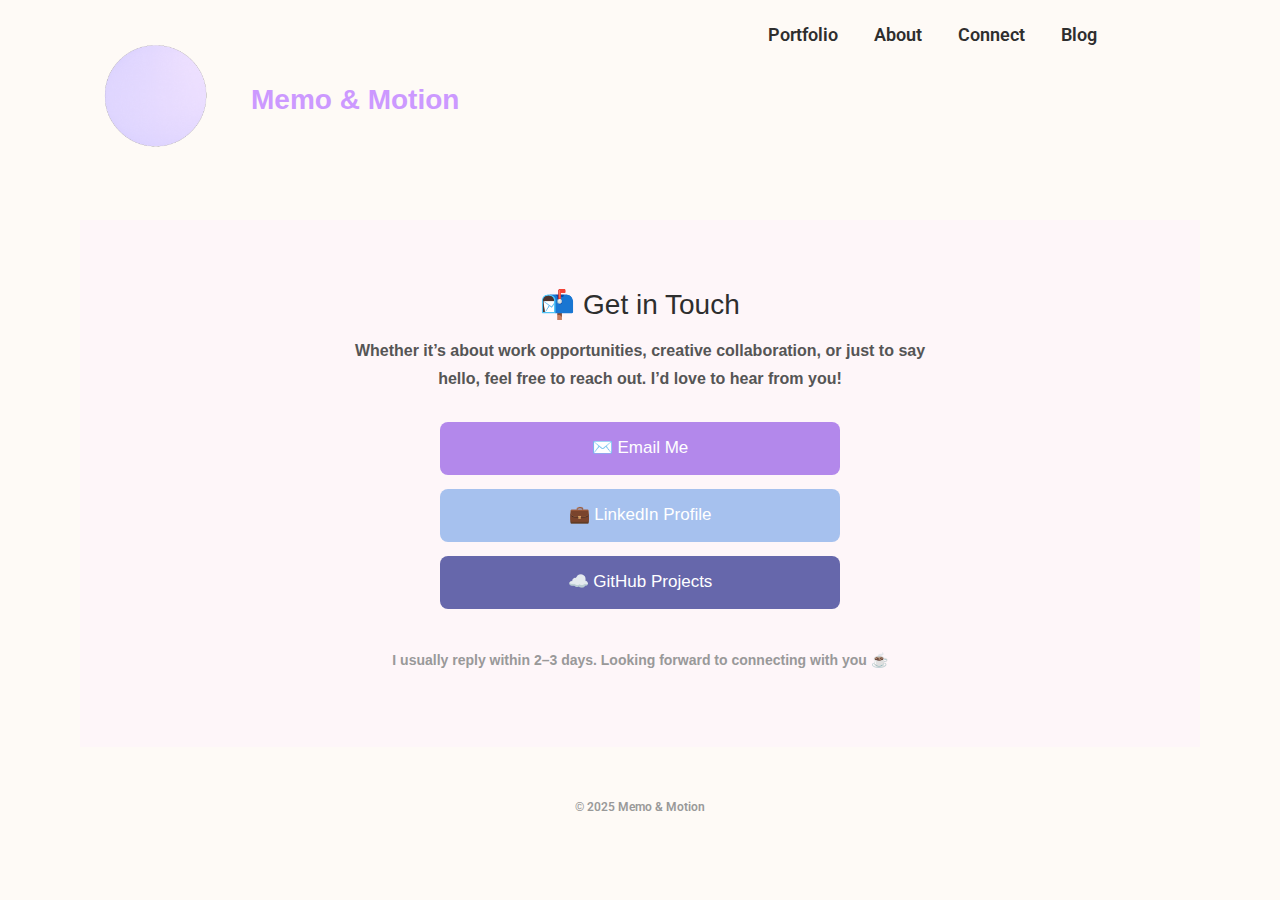
<file: contact/index.html>
<!DOCTYPE html>
<html lang="en-US">
<head>
<meta charset="UTF-8">
<meta name="viewport" content="width=device-width, initial-scale=1">
<link rel="profile" href="http://gmpg.org/xfn/11">
<link rel="pingback" href="/xmlrpc.php">
<title>Connect &#8211; Memo &amp; Motion</title>
<link rel="stylesheet" id="siteground-optimizer-combined-css-5e078aa94fc78a264f7018b79bb44061" href="/wp-content/uploads/siteground-optimizer-assets/siteground-optimizer-combined-css-5e078aa94fc78a264f7018b79bb44061.css" media="all">
<meta name="robots" content="max-image-preview:large"> <style>img:is([sizes="auto" i], [sizes^="auto," i]) { contain-intrinsic-size: 3000px 1500px }</style>
<link rel="alternate" type="application/rss+xml" title="Memo &amp; Motion &raquo; Feed" href="/feed/">
<link rel="alternate" type="application/rss+xml" title="Memo &amp; Motion &raquo; Comments Feed" href="/comments/feed/"> <style id="global-styles-inline-css">:root{--wp--preset--aspect-ratio--square: 1;--wp--preset--aspect-ratio--4-3: 4/3;--wp--preset--aspect-ratio--3-4: 3/4;--wp--preset--aspect-ratio--3-2: 3/2;--wp--preset--aspect-ratio--2-3: 2/3;--wp--preset--aspect-ratio--16-9: 16/9;--wp--preset--aspect-ratio--9-16: 9/16;--wp--preset--color--black: #000000;--wp--preset--color--cyan-bluish-gray: #abb8c3;--wp--preset--color--white: #ffffff;--wp--preset--color--pale-pink: #f78da7;--wp--preset--color--vivid-red: #cf2e2e;--wp--preset--color--luminous-vivid-orange: #ff6900;--wp--preset--color--luminous-vivid-amber: #fcb900;--wp--preset--color--light-green-cyan: #7bdcb5;--wp--preset--color--vivid-green-cyan: #00d084;--wp--preset--color--pale-cyan-blue: #8ed1fc;--wp--preset--color--vivid-cyan-blue: #0693e3;--wp--preset--color--vivid-purple: #9b51e0;--wp--preset--gradient--vivid-cyan-blue-to-vivid-purple: linear-gradient(135deg,rgba(6,147,227,1) 0%,rgb(155,81,224) 100%);--wp--preset--gradient--light-green-cyan-to-vivid-green-cyan: linear-gradient(135deg,rgb(122,220,180) 0%,rgb(0,208,130) 100%);--wp--preset--gradient--luminous-vivid-amber-to-luminous-vivid-orange: linear-gradient(135deg,rgba(252,185,0,1) 0%,rgba(255,105,0,1) 100%);--wp--preset--gradient--luminous-vivid-orange-to-vivid-red: linear-gradient(135deg,rgba(255,105,0,1) 0%,rgb(207,46,46) 100%);--wp--preset--gradient--very-light-gray-to-cyan-bluish-gray: linear-gradient(135deg,rgb(238,238,238) 0%,rgb(169,184,195) 100%);--wp--preset--gradient--cool-to-warm-spectrum: linear-gradient(135deg,rgb(74,234,220) 0%,rgb(151,120,209) 20%,rgb(207,42,186) 40%,rgb(238,44,130) 60%,rgb(251,105,98) 80%,rgb(254,248,76) 100%);--wp--preset--gradient--blush-light-purple: linear-gradient(135deg,rgb(255,206,236) 0%,rgb(152,150,240) 100%);--wp--preset--gradient--blush-bordeaux: linear-gradient(135deg,rgb(254,205,165) 0%,rgb(254,45,45) 50%,rgb(107,0,62) 100%);--wp--preset--gradient--luminous-dusk: linear-gradient(135deg,rgb(255,203,112) 0%,rgb(199,81,192) 50%,rgb(65,88,208) 100%);--wp--preset--gradient--pale-ocean: linear-gradient(135deg,rgb(255,245,203) 0%,rgb(182,227,212) 50%,rgb(51,167,181) 100%);--wp--preset--gradient--electric-grass: linear-gradient(135deg,rgb(202,248,128) 0%,rgb(113,206,126) 100%);--wp--preset--gradient--midnight: linear-gradient(135deg,rgb(2,3,129) 0%,rgb(40,116,252) 100%);--wp--preset--font-size--small: 13px;--wp--preset--font-size--medium: 20px;--wp--preset--font-size--large: 36px;--wp--preset--font-size--x-large: 42px;--wp--preset--spacing--20: 0.44rem;--wp--preset--spacing--30: 0.67rem;--wp--preset--spacing--40: 1rem;--wp--preset--spacing--50: 1.5rem;--wp--preset--spacing--60: 2.25rem;--wp--preset--spacing--70: 3.38rem;--wp--preset--spacing--80: 5.06rem;--wp--preset--shadow--natural: 6px 6px 9px rgba(0, 0, 0, 0.2);--wp--preset--shadow--deep: 12px 12px 50px rgba(0, 0, 0, 0.4);--wp--preset--shadow--sharp: 6px 6px 0px rgba(0, 0, 0, 0.2);--wp--preset--shadow--outlined: 6px 6px 0px -3px rgba(255, 255, 255, 1), 6px 6px rgba(0, 0, 0, 1);--wp--preset--shadow--crisp: 6px 6px 0px rgba(0, 0, 0, 1);}:root { --wp--style--global--content-size: 800px;--wp--style--global--wide-size: 1200px; }:where(body) { margin: 0; }.wp-site-blocks > .alignleft { float: left; margin-right: 2em; }.wp-site-blocks > .alignright { float: right; margin-left: 2em; }.wp-site-blocks > .aligncenter { justify-content: center; margin-left: auto; margin-right: auto; }:where(.wp-site-blocks) > * { margin-block-start: 24px; margin-block-end: 0; }:where(.wp-site-blocks) > :first-child { margin-block-start: 0; }:where(.wp-site-blocks) > :last-child { margin-block-end: 0; }:root { --wp--style--block-gap: 24px; }:root :where(.is-layout-flow) > :first-child{margin-block-start: 0;}:root :where(.is-layout-flow) > :last-child{margin-block-end: 0;}:root :where(.is-layout-flow) > *{margin-block-start: 24px;margin-block-end: 0;}:root :where(.is-layout-constrained) > :first-child{margin-block-start: 0;}:root :where(.is-layout-constrained) > :last-child{margin-block-end: 0;}:root :where(.is-layout-constrained) > *{margin-block-start: 24px;margin-block-end: 0;}:root :where(.is-layout-flex){gap: 24px;}:root :where(.is-layout-grid){gap: 24px;}.is-layout-flow > .alignleft{float: left;margin-inline-start: 0;margin-inline-end: 2em;}.is-layout-flow > .alignright{float: right;margin-inline-start: 2em;margin-inline-end: 0;}.is-layout-flow > .aligncenter{margin-left: auto !important;margin-right: auto !important;}.is-layout-constrained > .alignleft{float: left;margin-inline-start: 0;margin-inline-end: 2em;}.is-layout-constrained > .alignright{float: right;margin-inline-start: 2em;margin-inline-end: 0;}.is-layout-constrained > .aligncenter{margin-left: auto !important;margin-right: auto !important;}.is-layout-constrained > :where(:not(.alignleft):not(.alignright):not(.alignfull)){max-width: var(--wp--style--global--content-size);margin-left: auto !important;margin-right: auto !important;}.is-layout-constrained > .alignwide{max-width: var(--wp--style--global--wide-size);}body .is-layout-flex{display: flex;}.is-layout-flex{flex-wrap: wrap;align-items: center;}.is-layout-flex > :is(*, div){margin: 0;}body .is-layout-grid{display: grid;}.is-layout-grid > :is(*, div){margin: 0;}body{padding-top: 0px;padding-right: 0px;padding-bottom: 0px;padding-left: 0px;}a:where(:not(.wp-element-button)){text-decoration: underline;}:root :where(.wp-element-button, .wp-block-button__link){background-color: #32373c;border-width: 0;color: #fff;font-family: inherit;font-size: inherit;line-height: inherit;padding: calc(0.667em + 2px) calc(1.333em + 2px);text-decoration: none;}.has-black-color{color: var(--wp--preset--color--black) !important;}.has-cyan-bluish-gray-color{color: var(--wp--preset--color--cyan-bluish-gray) !important;}.has-white-color{color: var(--wp--preset--color--white) !important;}.has-pale-pink-color{color: var(--wp--preset--color--pale-pink) !important;}.has-vivid-red-color{color: var(--wp--preset--color--vivid-red) !important;}.has-luminous-vivid-orange-color{color: var(--wp--preset--color--luminous-vivid-orange) !important;}.has-luminous-vivid-amber-color{color: var(--wp--preset--color--luminous-vivid-amber) !important;}.has-light-green-cyan-color{color: var(--wp--preset--color--light-green-cyan) !important;}.has-vivid-green-cyan-color{color: var(--wp--preset--color--vivid-green-cyan) !important;}.has-pale-cyan-blue-color{color: var(--wp--preset--color--pale-cyan-blue) !important;}.has-vivid-cyan-blue-color{color: var(--wp--preset--color--vivid-cyan-blue) !important;}.has-vivid-purple-color{color: var(--wp--preset--color--vivid-purple) !important;}.has-black-background-color{background-color: var(--wp--preset--color--black) !important;}.has-cyan-bluish-gray-background-color{background-color: var(--wp--preset--color--cyan-bluish-gray) !important;}.has-white-background-color{background-color: var(--wp--preset--color--white) !important;}.has-pale-pink-background-color{background-color: var(--wp--preset--color--pale-pink) !important;}.has-vivid-red-background-color{background-color: var(--wp--preset--color--vivid-red) !important;}.has-luminous-vivid-orange-background-color{background-color: var(--wp--preset--color--luminous-vivid-orange) !important;}.has-luminous-vivid-amber-background-color{background-color: var(--wp--preset--color--luminous-vivid-amber) !important;}.has-light-green-cyan-background-color{background-color: var(--wp--preset--color--light-green-cyan) !important;}.has-vivid-green-cyan-background-color{background-color: var(--wp--preset--color--vivid-green-cyan) !important;}.has-pale-cyan-blue-background-color{background-color: var(--wp--preset--color--pale-cyan-blue) !important;}.has-vivid-cyan-blue-background-color{background-color: var(--wp--preset--color--vivid-cyan-blue) !important;}.has-vivid-purple-background-color{background-color: var(--wp--preset--color--vivid-purple) !important;}.has-black-border-color{border-color: var(--wp--preset--color--black) !important;}.has-cyan-bluish-gray-border-color{border-color: var(--wp--preset--color--cyan-bluish-gray) !important;}.has-white-border-color{border-color: var(--wp--preset--color--white) !important;}.has-pale-pink-border-color{border-color: var(--wp--preset--color--pale-pink) !important;}.has-vivid-red-border-color{border-color: var(--wp--preset--color--vivid-red) !important;}.has-luminous-vivid-orange-border-color{border-color: var(--wp--preset--color--luminous-vivid-orange) !important;}.has-luminous-vivid-amber-border-color{border-color: var(--wp--preset--color--luminous-vivid-amber) !important;}.has-light-green-cyan-border-color{border-color: var(--wp--preset--color--light-green-cyan) !important;}.has-vivid-green-cyan-border-color{border-color: var(--wp--preset--color--vivid-green-cyan) !important;}.has-pale-cyan-blue-border-color{border-color: var(--wp--preset--color--pale-cyan-blue) !important;}.has-vivid-cyan-blue-border-color{border-color: var(--wp--preset--color--vivid-cyan-blue) !important;}.has-vivid-purple-border-color{border-color: var(--wp--preset--color--vivid-purple) !important;}.has-vivid-cyan-blue-to-vivid-purple-gradient-background{background: var(--wp--preset--gradient--vivid-cyan-blue-to-vivid-purple) !important;}.has-light-green-cyan-to-vivid-green-cyan-gradient-background{background: var(--wp--preset--gradient--light-green-cyan-to-vivid-green-cyan) !important;}.has-luminous-vivid-amber-to-luminous-vivid-orange-gradient-background{background: var(--wp--preset--gradient--luminous-vivid-amber-to-luminous-vivid-orange) !important;}.has-luminous-vivid-orange-to-vivid-red-gradient-background{background: var(--wp--preset--gradient--luminous-vivid-orange-to-vivid-red) !important;}.has-very-light-gray-to-cyan-bluish-gray-gradient-background{background: var(--wp--preset--gradient--very-light-gray-to-cyan-bluish-gray) !important;}.has-cool-to-warm-spectrum-gradient-background{background: var(--wp--preset--gradient--cool-to-warm-spectrum) !important;}.has-blush-light-purple-gradient-background{background: var(--wp--preset--gradient--blush-light-purple) !important;}.has-blush-bordeaux-gradient-background{background: var(--wp--preset--gradient--blush-bordeaux) !important;}.has-luminous-dusk-gradient-background{background: var(--wp--preset--gradient--luminous-dusk) !important;}.has-pale-ocean-gradient-background{background: var(--wp--preset--gradient--pale-ocean) !important;}.has-electric-grass-gradient-background{background: var(--wp--preset--gradient--electric-grass) !important;}.has-midnight-gradient-background{background: var(--wp--preset--gradient--midnight) !important;}.has-small-font-size{font-size: var(--wp--preset--font-size--small) !important;}.has-medium-font-size{font-size: var(--wp--preset--font-size--medium) !important;}.has-large-font-size{font-size: var(--wp--preset--font-size--large) !important;}.has-x-large-font-size{font-size: var(--wp--preset--font-size--x-large) !important;}
:root :where(.wp-block-pullquote){font-size: 1.5em;line-height: 1.6;}</style> <script src="/wp-includes/js/jquery/jquery.min.js?ver=3.7.1" id="jquery-core-js"></script> <script src="/wp-includes/js/jquery/jquery-migrate.min.js?ver=3.4.1" id="jquery-migrate-js"></script> <script id="jquery-js-after">!function($){"use strict";$(document).ready(function(){$(this).scrollTop()>100&&$(".hfe-scroll-to-top-wrap").removeClass("hfe-scroll-to-top-hide"),$(window).scroll(function(){$(this).scrollTop()<100?$(".hfe-scroll-to-top-wrap").fadeOut(300):$(".hfe-scroll-to-top-wrap").fadeIn(300)}),$(".hfe-scroll-to-top-wrap").on("click",function(){$("html, body").animate({scrollTop:0},300);return!1})})}(jQuery);</script><link rel="https://api.w.org/" href="/wp-json/">
<link rel="alternate" title="JSON" type="application/json" href="/wp-json/wp/v2/pages/125">
<link rel="EditURI" type="application/rsd+xml" title="RSD" href="/xmlrpc.php?rsd">
<link rel="canonical" href="/contact/">
<link rel="shortlink" href="/?p=125">
<link rel="alternate" title="oEmbed (JSON)" type="application/json+oembed" href="/wp-json/oembed/1.0/embed?url=https%3A%2F%2F%2Fcontact%2F">
<link rel="alternate" title="oEmbed (XML)" type="text/xml+oembed" href="/wp-json/oembed/1.0/embed?url=https%3A%2F%2F%2Fcontact%2F#038;format=xml">
<meta name="generator" content="Elementor 3.28.3; features: e_font_icon_svg, additional_custom_breakpoints, e_local_google_fonts, e_element_cache; settings: css_print_method-external, google_font-enabled, font_display-swap"> <style>.e-con.e-parent:nth-of-type(n+4):not(.e-lazyloaded):not(.e-no-lazyload),
 .e-con.e-parent:nth-of-type(n+4):not(.e-lazyloaded):not(.e-no-lazyload) * {
 background-image: none !important;
 }
 @media screen and (max-height: 1024px) {
 .e-con.e-parent:nth-of-type(n+3):not(.e-lazyloaded):not(.e-no-lazyload),
 .e-con.e-parent:nth-of-type(n+3):not(.e-lazyloaded):not(.e-no-lazyload) * {
 background-image: none !important;
 }
 }
 @media screen and (max-height: 640px) {
 .e-con.e-parent:nth-of-type(n+2):not(.e-lazyloaded):not(.e-no-lazyload),
 .e-con.e-parent:nth-of-type(n+2):not(.e-lazyloaded):not(.e-no-lazyload) * {
 background-image: none !important;
 }
 }</style>
<link rel="icon" href="/wp-content/uploads/2025/04/cropped-ChatGPT-Image-2025年4月16日-21_20_37-1-32x32.png" sizes="32x32">
<link rel="icon" href="/wp-content/uploads/2025/04/cropped-ChatGPT-Image-2025年4月16日-21_20_37-1-192x192.png" sizes="192x192">
<link rel="apple-touch-icon" href="/wp-content/uploads/2025/04/cropped-ChatGPT-Image-2025年4月16日-21_20_37-1-180x180.png">
<meta name="msapplication-TileImage" content="/wp-content/uploads/2025/04/cropped-ChatGPT-Image-2025年4月16日-21_20_37-1-270x270.png"> <style id="wp-custom-css">html {
 scroll-behavior: smooth;
}
body {
 font-family: 'Inter', 'Helvetica Neue', 'Noto Sans JP', 'Noto Sans SC', sans-serif;
 font-size: 17px;
 line-height: 1.7;
 color: #2e2e2e;
}</style>
</head>
<body class="wp-singular page-template-default page page-id-125 wp-embed-responsive wp-theme-hello-elementor ehf-header ehf-footer ehf-template-hello-elementor ehf-stylesheet-hello-elementor theme-default elementor-default elementor-kit-169 elementor-page elementor-page-125">
<div id="page" class="hfeed site">
<header id="masthead" itemscope="itemscope" itemtype="https://schema.org/WPHeader"><p class="main-title bhf-hidden" itemprop="headline"><a href="/" title="Memo &amp; Motion" rel="home">Memo &amp; Motion</a></p>
<div data-elementor-type="wp-post" data-elementor-id="348" class="elementor elementor-348"><div class="elementor-element elementor-element-9373f4a e-flex e-con-boxed e-con e-parent" data-id="9373f4a" data-element_type="container"><div class="e-con-inner">
<div class="elementor-element elementor-element-8de7e40 e-con-full e-flex e-con e-child" data-id="8de7e40" data-element_type="container"><div class="elementor-element elementor-element-677b6a4 elementor-widget elementor-widget-image" data-id="677b6a4" data-element_type="widget" data-widget_type="image.default"><div class="elementor-widget-container"> <img src="/wp-content/uploads/2025/04/ChatGPT-Image-2025年4月16日-21_20_37-2.png" title="ChatGPT Image 2025年4月16日 21_20_37" alt="ChatGPT Image 2025年4月16日 21_20_37" loading="lazy">
</div></div></div>
<div class="elementor-element elementor-element-e8ed69e e-con-full e-flex e-con e-child" data-id="e8ed69e" data-element_type="container"><div class="elementor-element elementor-element-6b44fd5 elementor-widget elementor-widget-text-editor" data-id="6b44fd5" data-element_type="widget" data-widget_type="text-editor.default"><div class="elementor-widget-container"><h3 style="margin: 0px; font-size: 28px; color: #2e2e2e; font-family: 'Helvetica Neue', sans-serif; text-align: left;"><a style="text-decoration: none; color: #2e2e2e;" href="/"><strong><span style="color: #cc99ff;">Memo &amp; Motion</span></strong><br></a></h3></div></div></div>
<div class="elementor-element elementor-element-7c92223 e-con-full e-flex e-con e-child" data-id="7c92223" data-element_type="container"><div class="elementor-element elementor-element-116610d elementor-widget elementor-widget-text-editor" data-id="116610d" data-element_type="widget" data-widget_type="text-editor.default"><div class="elementor-widget-container"><nav style="display: flex; gap: 36px;"> <a style="text-decoration: none; color: #2e2e2e; font-size: 18px;" href="/portfolio-static-site/portfolio">Portfolio</a> <a style="text-decoration: none; color: #2e2e2e; font-size: 18px;" href="/portfolio-static-site/about">About</a> <a style="text-decoration: none; color: #2e2e2e; font-size: 18px;" href="/portfolio-static-site/contact">Connect</a> <a style="text-decoration: none; color: #2e2e2e; font-size: 18px;" href="/portfolio-static-site/blog">Blog</a></nav></div></div></div>
</div></div></div></header><main id="content" class="site-main post-125 page type-page status-publish hentry"><div class="page-content"><div data-elementor-type="wp-page" data-elementor-id="125" class="elementor elementor-125"><div class="elementor-element elementor-element-1abd50d e-flex e-con-boxed e-con e-parent" data-id="1abd50d" data-element_type="container" id="connect"><div class="e-con-inner"><div class="elementor-element elementor-element-d4f7eb2 e-con-full e-flex e-con e-child" data-id="d4f7eb2" data-element_type="container"><div class="elementor-element elementor-element-a919ba2 elementor-widget elementor-widget-text-editor" data-id="a919ba2" data-element_type="widget" data-widget_type="text-editor.default"><div class="elementor-widget-container"><div id="connect" style="padding: 60px 20px; background-color: #fef6f9; font-family: 'Helvetica Neue', sans-serif; text-align: center;">
<h2 style="font-size: 28px; color: #2e2e2e; margin-bottom: 16px;">📬 Get in Touch</h2>
<p style="color: #555; font-size: 16px; max-width: 600px; margin: 0 auto 30px;">Whether it&#8217;s about work opportunities, creative collaboration, or just to say hello, feel free to reach out. I&#8217;d love to hear from you!</p>
<div style="display: flex; flex-direction: column; gap: 14px; max-width: 400px; margin: 0 auto;">
<a style="text-decoration: none; background: #b388eb; color: white; padding: 12px 24px; border-radius: 8px; font-weight: 500; transition: background 0.3s;" href="mailto:your@email.com"> ✉️ Email Me </a><a style="text-decoration: none; background: #a6c1ee; color: white; padding: 12px 24px; border-radius: 8px; font-weight: 500; transition: background 0.3s;" href="https://linkedin.com/in/xin-liu-16470b291" target="_blank" rel="noopener"> 💼 LinkedIn Profile </a><a style="text-decoration: none; background: #6667ab; color: white; padding: 12px 24px; border-radius: 8px; font-weight: 500;" href="https://github.com/xin2739/laurka" target="_blank" rel="noopener"> ☁️ GitHub Projects </a>
</div>
<p style="color: #999; font-size: 14px; margin-top: 40px;">I usually reply within 2–3 days. Looking forward to connecting with you ☕</p>
</div></div></div></div></div></div></div></div></main><footer itemtype="https://schema.org/WPFooter" itemscope="itemscope" id="colophon" role="contentinfo"><div class="footer-width-fixer"><div data-elementor-type="wp-post" data-elementor-id="633" class="elementor elementor-633"><div class="elementor-element elementor-element-8f23be4 e-flex e-con-boxed e-con e-parent" data-id="8f23be4" data-element_type="container"><div class="e-con-inner"><div class="elementor-element elementor-element-0f0e864 elementor-widget elementor-widget-text-editor" data-id="0f0e864" data-element_type="widget" data-widget_type="text-editor.default"><div class="elementor-widget-container"> © 2025 Memo &#038; Motion</div></div></div></div></div></div></footer>
</div>
<!-- #page --> <script type="speculationrules">{"prefetch":[{"source":"document","where":{"and":[{"href_matches":"\/*"},{"not":{"href_matches":["\/wp-*.php","\/wp-admin\/*","\/wp-content\/uploads\/*","\/wp-content\/*","\/wp-content\/plugins\/*","\/wp-content\/themes\/hello-elementor\/*","\/*\\?(.+)"]}},{"not":{"selector_matches":"a[rel~=\"nofollow\"]"}},{"not":{"selector_matches":".no-prefetch, .no-prefetch a"}}]},"eagerness":"conservative"}]}</script> <script>const lazyloadRunObserver = () => {
 const lazyloadBackgrounds = document.querySelectorAll( `.e-con.e-parent:not(.e-lazyloaded)` );
 const lazyloadBackgroundObserver = new IntersectionObserver( ( entries ) => {
 entries.forEach( ( entry ) => {
 if ( entry.isIntersecting ) {
 let lazyloadBackground = entry.target;
 if( lazyloadBackground ) {
 lazyloadBackground.classList.add( 'e-lazyloaded' );
 }
 lazyloadBackgroundObserver.unobserve( entry.target );
 }
 });
 }, { rootMargin: '200px 0px 200px 0px' } );
 lazyloadBackgrounds.forEach( ( lazyloadBackground ) => {
 lazyloadBackgroundObserver.observe( lazyloadBackground );
 } );
 };
 const events = [
 'DOMContentLoaded',
 'elementor/lazyload/observe',
 ];
 events.forEach( ( event ) => {
 document.addEventListener( event, lazyloadRunObserver );
 } );</script> <script defer src="/wp-content/plugins/sg-cachepress/assets/js/lazysizes.min.js?ver=7.7.2" id="siteground-optimizer-lazy-sizes-js-js"></script> <script defer src="/wp-content/themes/hello-elementor/assets/js/hello-frontend.min.js?ver=3.3.0" id="hello-theme-frontend-js"></script> <script src="/wp-content/plugins/elementor/assets/js/webpack.runtime.min.js?ver=3.28.3" id="elementor-webpack-runtime-js"></script> <script src="/wp-content/plugins/elementor/assets/js/frontend-modules.min.js?ver=3.28.3" id="elementor-frontend-modules-js"></script> <script src="/wp-includes/js/jquery/ui/core.min.js?ver=1.13.3" id="jquery-ui-core-js"></script> <script id="elementor-frontend-js-before">var elementorFrontendConfig = {"environmentMode":{"edit":false,"wpPreview":false,"isScriptDebug":false},"i18n":{"shareOnFacebook":"Share on Facebook","shareOnTwitter":"Share on Twitter","pinIt":"Pin it","download":"Download","downloadImage":"Download image","fullscreen":"Fullscreen","zoom":"Zoom","share":"Share","playVideo":"Play Video","previous":"Previous","next":"Next","close":"Close","a11yCarouselPrevSlideMessage":"Previous slide","a11yCarouselNextSlideMessage":"Next slide","a11yCarouselFirstSlideMessage":"This is the first slide","a11yCarouselLastSlideMessage":"This is the last slide","a11yCarouselPaginationBulletMessage":"Go to slide"},"is_rtl":false,"breakpoints":{"xs":0,"sm":480,"md":768,"lg":1025,"xl":1440,"xxl":1600},"responsive":{"breakpoints":{"mobile":{"label":"Mobile Portrait","value":767,"default_value":767,"direction":"max","is_enabled":true},"mobile_extra":{"label":"Mobile Landscape","value":880,"default_value":880,"direction":"max","is_enabled":false},"tablet":{"label":"Tablet Portrait","value":1024,"default_value":1024,"direction":"max","is_enabled":true},"tablet_extra":{"label":"Tablet Landscape","value":1200,"default_value":1200,"direction":"max","is_enabled":false},"laptop":{"label":"Laptop","value":1366,"default_value":1366,"direction":"max","is_enabled":false},"widescreen":{"label":"Widescreen","value":2400,"default_value":2400,"direction":"min","is_enabled":false}},"hasCustomBreakpoints":false},"version":"3.28.3","is_static":false,"experimentalFeatures":{"e_font_icon_svg":true,"additional_custom_breakpoints":true,"container":true,"e_local_google_fonts":true,"hello-theme-header-footer":true,"nested-elements":true,"editor_v2":true,"e_element_cache":true,"home_screen":true,"launchpad-checklist":true},"urls":{"assets":"\/wp-content\/plugins\/elementor\/assets\/","ajaxurl":"\/wp-admin\/admin-ajax.php","uploadUrl":"http:\/\/laurkamemo.com\/wp-content\/uploads"},"nonces":{"floatingButtonsClickTracking":"0eb16d64e5"},"swiperClass":"swiper","settings":{"page":[],"editorPreferences":[]},"kit":{"body_background_background":"classic","active_breakpoints":["viewport_mobile","viewport_tablet"],"global_image_lightbox":"yes","lightbox_enable_counter":"yes","lightbox_enable_fullscreen":"yes","lightbox_enable_zoom":"yes","lightbox_enable_share":"yes","lightbox_title_src":"title","lightbox_description_src":"description","hello_header_logo_type":"title","hello_header_menu_layout":"horizontal","hello_footer_logo_type":"logo"},"post":{"id":125,"title":"Connect%20%E2%80%93%20Memo%20%26%20Motion","excerpt":"","featuredImage":false}};</script> <script src="/wp-content/plugins/elementor/assets/js/frontend.min.js?ver=3.28.3" id="elementor-frontend-js"></script>
</body>
</html>
</file>
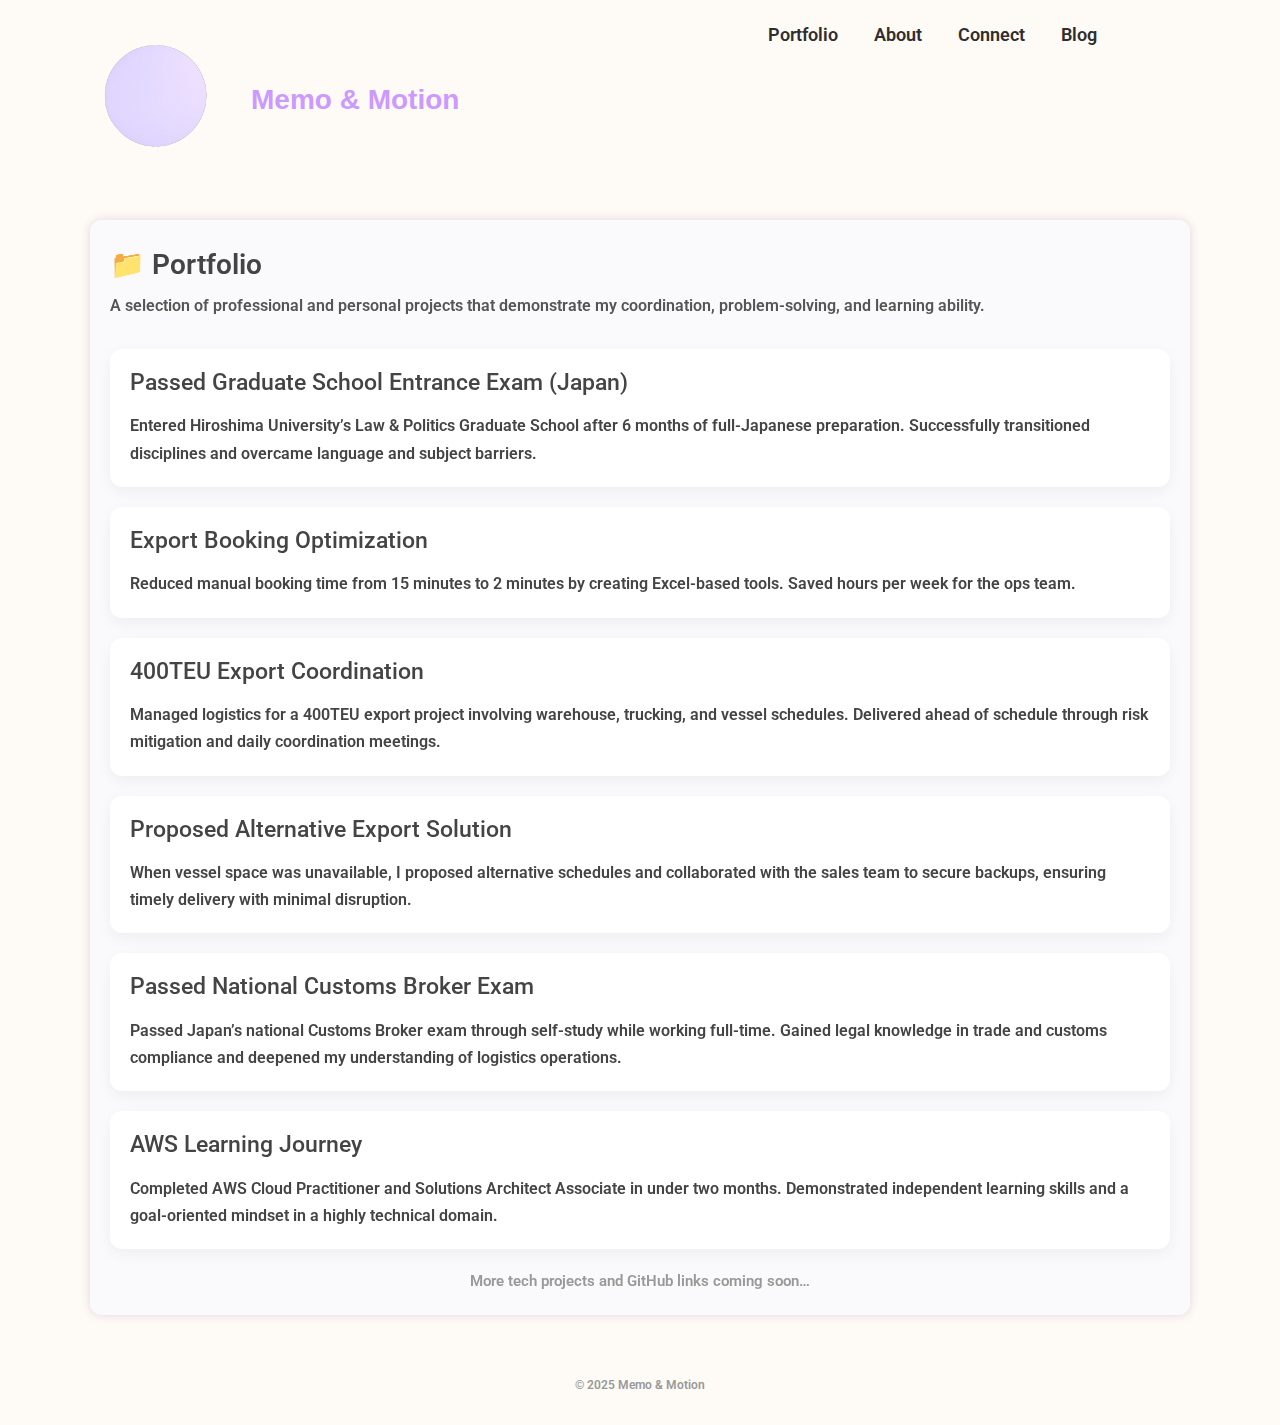
<file: portfolio/index.html>
<!DOCTYPE html>
<html lang="en-US">
<head>
<meta charset="UTF-8">
<meta name="viewport" content="width=device-width, initial-scale=1">
<link rel="profile" href="http://gmpg.org/xfn/11">
<link rel="pingback" href="/xmlrpc.php">
<title>Portfolio &#8211; Memo &amp; Motion</title>
<link rel="stylesheet" id="siteground-optimizer-combined-css-7173b2ce3e711ecf26c651056bb9d410" href="/wp-content/uploads/siteground-optimizer-assets/siteground-optimizer-combined-css-7173b2ce3e711ecf26c651056bb9d410.css" media="all">
<meta name="robots" content="max-image-preview:large"> <style>img:is([sizes="auto" i], [sizes^="auto," i]) { contain-intrinsic-size: 3000px 1500px }</style>
<link rel="alternate" type="application/rss+xml" title="Memo &amp; Motion &raquo; Feed" href="/feed/">
<link rel="alternate" type="application/rss+xml" title="Memo &amp; Motion &raquo; Comments Feed" href="/comments/feed/"> <style id="global-styles-inline-css">:root{--wp--preset--aspect-ratio--square: 1;--wp--preset--aspect-ratio--4-3: 4/3;--wp--preset--aspect-ratio--3-4: 3/4;--wp--preset--aspect-ratio--3-2: 3/2;--wp--preset--aspect-ratio--2-3: 2/3;--wp--preset--aspect-ratio--16-9: 16/9;--wp--preset--aspect-ratio--9-16: 9/16;--wp--preset--color--black: #000000;--wp--preset--color--cyan-bluish-gray: #abb8c3;--wp--preset--color--white: #ffffff;--wp--preset--color--pale-pink: #f78da7;--wp--preset--color--vivid-red: #cf2e2e;--wp--preset--color--luminous-vivid-orange: #ff6900;--wp--preset--color--luminous-vivid-amber: #fcb900;--wp--preset--color--light-green-cyan: #7bdcb5;--wp--preset--color--vivid-green-cyan: #00d084;--wp--preset--color--pale-cyan-blue: #8ed1fc;--wp--preset--color--vivid-cyan-blue: #0693e3;--wp--preset--color--vivid-purple: #9b51e0;--wp--preset--gradient--vivid-cyan-blue-to-vivid-purple: linear-gradient(135deg,rgba(6,147,227,1) 0%,rgb(155,81,224) 100%);--wp--preset--gradient--light-green-cyan-to-vivid-green-cyan: linear-gradient(135deg,rgb(122,220,180) 0%,rgb(0,208,130) 100%);--wp--preset--gradient--luminous-vivid-amber-to-luminous-vivid-orange: linear-gradient(135deg,rgba(252,185,0,1) 0%,rgba(255,105,0,1) 100%);--wp--preset--gradient--luminous-vivid-orange-to-vivid-red: linear-gradient(135deg,rgba(255,105,0,1) 0%,rgb(207,46,46) 100%);--wp--preset--gradient--very-light-gray-to-cyan-bluish-gray: linear-gradient(135deg,rgb(238,238,238) 0%,rgb(169,184,195) 100%);--wp--preset--gradient--cool-to-warm-spectrum: linear-gradient(135deg,rgb(74,234,220) 0%,rgb(151,120,209) 20%,rgb(207,42,186) 40%,rgb(238,44,130) 60%,rgb(251,105,98) 80%,rgb(254,248,76) 100%);--wp--preset--gradient--blush-light-purple: linear-gradient(135deg,rgb(255,206,236) 0%,rgb(152,150,240) 100%);--wp--preset--gradient--blush-bordeaux: linear-gradient(135deg,rgb(254,205,165) 0%,rgb(254,45,45) 50%,rgb(107,0,62) 100%);--wp--preset--gradient--luminous-dusk: linear-gradient(135deg,rgb(255,203,112) 0%,rgb(199,81,192) 50%,rgb(65,88,208) 100%);--wp--preset--gradient--pale-ocean: linear-gradient(135deg,rgb(255,245,203) 0%,rgb(182,227,212) 50%,rgb(51,167,181) 100%);--wp--preset--gradient--electric-grass: linear-gradient(135deg,rgb(202,248,128) 0%,rgb(113,206,126) 100%);--wp--preset--gradient--midnight: linear-gradient(135deg,rgb(2,3,129) 0%,rgb(40,116,252) 100%);--wp--preset--font-size--small: 13px;--wp--preset--font-size--medium: 20px;--wp--preset--font-size--large: 36px;--wp--preset--font-size--x-large: 42px;--wp--preset--spacing--20: 0.44rem;--wp--preset--spacing--30: 0.67rem;--wp--preset--spacing--40: 1rem;--wp--preset--spacing--50: 1.5rem;--wp--preset--spacing--60: 2.25rem;--wp--preset--spacing--70: 3.38rem;--wp--preset--spacing--80: 5.06rem;--wp--preset--shadow--natural: 6px 6px 9px rgba(0, 0, 0, 0.2);--wp--preset--shadow--deep: 12px 12px 50px rgba(0, 0, 0, 0.4);--wp--preset--shadow--sharp: 6px 6px 0px rgba(0, 0, 0, 0.2);--wp--preset--shadow--outlined: 6px 6px 0px -3px rgba(255, 255, 255, 1), 6px 6px rgba(0, 0, 0, 1);--wp--preset--shadow--crisp: 6px 6px 0px rgba(0, 0, 0, 1);}:root { --wp--style--global--content-size: 800px;--wp--style--global--wide-size: 1200px; }:where(body) { margin: 0; }.wp-site-blocks > .alignleft { float: left; margin-right: 2em; }.wp-site-blocks > .alignright { float: right; margin-left: 2em; }.wp-site-blocks > .aligncenter { justify-content: center; margin-left: auto; margin-right: auto; }:where(.wp-site-blocks) > * { margin-block-start: 24px; margin-block-end: 0; }:where(.wp-site-blocks) > :first-child { margin-block-start: 0; }:where(.wp-site-blocks) > :last-child { margin-block-end: 0; }:root { --wp--style--block-gap: 24px; }:root :where(.is-layout-flow) > :first-child{margin-block-start: 0;}:root :where(.is-layout-flow) > :last-child{margin-block-end: 0;}:root :where(.is-layout-flow) > *{margin-block-start: 24px;margin-block-end: 0;}:root :where(.is-layout-constrained) > :first-child{margin-block-start: 0;}:root :where(.is-layout-constrained) > :last-child{margin-block-end: 0;}:root :where(.is-layout-constrained) > *{margin-block-start: 24px;margin-block-end: 0;}:root :where(.is-layout-flex){gap: 24px;}:root :where(.is-layout-grid){gap: 24px;}.is-layout-flow > .alignleft{float: left;margin-inline-start: 0;margin-inline-end: 2em;}.is-layout-flow > .alignright{float: right;margin-inline-start: 2em;margin-inline-end: 0;}.is-layout-flow > .aligncenter{margin-left: auto !important;margin-right: auto !important;}.is-layout-constrained > .alignleft{float: left;margin-inline-start: 0;margin-inline-end: 2em;}.is-layout-constrained > .alignright{float: right;margin-inline-start: 2em;margin-inline-end: 0;}.is-layout-constrained > .aligncenter{margin-left: auto !important;margin-right: auto !important;}.is-layout-constrained > :where(:not(.alignleft):not(.alignright):not(.alignfull)){max-width: var(--wp--style--global--content-size);margin-left: auto !important;margin-right: auto !important;}.is-layout-constrained > .alignwide{max-width: var(--wp--style--global--wide-size);}body .is-layout-flex{display: flex;}.is-layout-flex{flex-wrap: wrap;align-items: center;}.is-layout-flex > :is(*, div){margin: 0;}body .is-layout-grid{display: grid;}.is-layout-grid > :is(*, div){margin: 0;}body{padding-top: 0px;padding-right: 0px;padding-bottom: 0px;padding-left: 0px;}a:where(:not(.wp-element-button)){text-decoration: underline;}:root :where(.wp-element-button, .wp-block-button__link){background-color: #32373c;border-width: 0;color: #fff;font-family: inherit;font-size: inherit;line-height: inherit;padding: calc(0.667em + 2px) calc(1.333em + 2px);text-decoration: none;}.has-black-color{color: var(--wp--preset--color--black) !important;}.has-cyan-bluish-gray-color{color: var(--wp--preset--color--cyan-bluish-gray) !important;}.has-white-color{color: var(--wp--preset--color--white) !important;}.has-pale-pink-color{color: var(--wp--preset--color--pale-pink) !important;}.has-vivid-red-color{color: var(--wp--preset--color--vivid-red) !important;}.has-luminous-vivid-orange-color{color: var(--wp--preset--color--luminous-vivid-orange) !important;}.has-luminous-vivid-amber-color{color: var(--wp--preset--color--luminous-vivid-amber) !important;}.has-light-green-cyan-color{color: var(--wp--preset--color--light-green-cyan) !important;}.has-vivid-green-cyan-color{color: var(--wp--preset--color--vivid-green-cyan) !important;}.has-pale-cyan-blue-color{color: var(--wp--preset--color--pale-cyan-blue) !important;}.has-vivid-cyan-blue-color{color: var(--wp--preset--color--vivid-cyan-blue) !important;}.has-vivid-purple-color{color: var(--wp--preset--color--vivid-purple) !important;}.has-black-background-color{background-color: var(--wp--preset--color--black) !important;}.has-cyan-bluish-gray-background-color{background-color: var(--wp--preset--color--cyan-bluish-gray) !important;}.has-white-background-color{background-color: var(--wp--preset--color--white) !important;}.has-pale-pink-background-color{background-color: var(--wp--preset--color--pale-pink) !important;}.has-vivid-red-background-color{background-color: var(--wp--preset--color--vivid-red) !important;}.has-luminous-vivid-orange-background-color{background-color: var(--wp--preset--color--luminous-vivid-orange) !important;}.has-luminous-vivid-amber-background-color{background-color: var(--wp--preset--color--luminous-vivid-amber) !important;}.has-light-green-cyan-background-color{background-color: var(--wp--preset--color--light-green-cyan) !important;}.has-vivid-green-cyan-background-color{background-color: var(--wp--preset--color--vivid-green-cyan) !important;}.has-pale-cyan-blue-background-color{background-color: var(--wp--preset--color--pale-cyan-blue) !important;}.has-vivid-cyan-blue-background-color{background-color: var(--wp--preset--color--vivid-cyan-blue) !important;}.has-vivid-purple-background-color{background-color: var(--wp--preset--color--vivid-purple) !important;}.has-black-border-color{border-color: var(--wp--preset--color--black) !important;}.has-cyan-bluish-gray-border-color{border-color: var(--wp--preset--color--cyan-bluish-gray) !important;}.has-white-border-color{border-color: var(--wp--preset--color--white) !important;}.has-pale-pink-border-color{border-color: var(--wp--preset--color--pale-pink) !important;}.has-vivid-red-border-color{border-color: var(--wp--preset--color--vivid-red) !important;}.has-luminous-vivid-orange-border-color{border-color: var(--wp--preset--color--luminous-vivid-orange) !important;}.has-luminous-vivid-amber-border-color{border-color: var(--wp--preset--color--luminous-vivid-amber) !important;}.has-light-green-cyan-border-color{border-color: var(--wp--preset--color--light-green-cyan) !important;}.has-vivid-green-cyan-border-color{border-color: var(--wp--preset--color--vivid-green-cyan) !important;}.has-pale-cyan-blue-border-color{border-color: var(--wp--preset--color--pale-cyan-blue) !important;}.has-vivid-cyan-blue-border-color{border-color: var(--wp--preset--color--vivid-cyan-blue) !important;}.has-vivid-purple-border-color{border-color: var(--wp--preset--color--vivid-purple) !important;}.has-vivid-cyan-blue-to-vivid-purple-gradient-background{background: var(--wp--preset--gradient--vivid-cyan-blue-to-vivid-purple) !important;}.has-light-green-cyan-to-vivid-green-cyan-gradient-background{background: var(--wp--preset--gradient--light-green-cyan-to-vivid-green-cyan) !important;}.has-luminous-vivid-amber-to-luminous-vivid-orange-gradient-background{background: var(--wp--preset--gradient--luminous-vivid-amber-to-luminous-vivid-orange) !important;}.has-luminous-vivid-orange-to-vivid-red-gradient-background{background: var(--wp--preset--gradient--luminous-vivid-orange-to-vivid-red) !important;}.has-very-light-gray-to-cyan-bluish-gray-gradient-background{background: var(--wp--preset--gradient--very-light-gray-to-cyan-bluish-gray) !important;}.has-cool-to-warm-spectrum-gradient-background{background: var(--wp--preset--gradient--cool-to-warm-spectrum) !important;}.has-blush-light-purple-gradient-background{background: var(--wp--preset--gradient--blush-light-purple) !important;}.has-blush-bordeaux-gradient-background{background: var(--wp--preset--gradient--blush-bordeaux) !important;}.has-luminous-dusk-gradient-background{background: var(--wp--preset--gradient--luminous-dusk) !important;}.has-pale-ocean-gradient-background{background: var(--wp--preset--gradient--pale-ocean) !important;}.has-electric-grass-gradient-background{background: var(--wp--preset--gradient--electric-grass) !important;}.has-midnight-gradient-background{background: var(--wp--preset--gradient--midnight) !important;}.has-small-font-size{font-size: var(--wp--preset--font-size--small) !important;}.has-medium-font-size{font-size: var(--wp--preset--font-size--medium) !important;}.has-large-font-size{font-size: var(--wp--preset--font-size--large) !important;}.has-x-large-font-size{font-size: var(--wp--preset--font-size--x-large) !important;}
:root :where(.wp-block-pullquote){font-size: 1.5em;line-height: 1.6;}</style> <script src="/wp-includes/js/jquery/jquery.min.js?ver=3.7.1" id="jquery-core-js"></script> <script src="/wp-includes/js/jquery/jquery-migrate.min.js?ver=3.4.1" id="jquery-migrate-js"></script> <script id="jquery-js-after">!function($){"use strict";$(document).ready(function(){$(this).scrollTop()>100&&$(".hfe-scroll-to-top-wrap").removeClass("hfe-scroll-to-top-hide"),$(window).scroll(function(){$(this).scrollTop()<100?$(".hfe-scroll-to-top-wrap").fadeOut(300):$(".hfe-scroll-to-top-wrap").fadeIn(300)}),$(".hfe-scroll-to-top-wrap").on("click",function(){$("html, body").animate({scrollTop:0},300);return!1})})}(jQuery);</script><link rel="https://api.w.org/" href="/wp-json/">
<link rel="alternate" title="JSON" type="application/json" href="/wp-json/wp/v2/pages/117">
<link rel="EditURI" type="application/rsd+xml" title="RSD" href="/xmlrpc.php?rsd">
<link rel="canonical" href="/portfolio/">
<link rel="shortlink" href="/?p=117">
<link rel="alternate" title="oEmbed (JSON)" type="application/json+oembed" href="/wp-json/oembed/1.0/embed?url=https%3A%2F%2F%2Fportfolio%2F">
<link rel="alternate" title="oEmbed (XML)" type="text/xml+oembed" href="/wp-json/oembed/1.0/embed?url=https%3A%2F%2F%2Fportfolio%2F#038;format=xml">
<meta name="generator" content="Elementor 3.28.3; features: e_font_icon_svg, additional_custom_breakpoints, e_local_google_fonts, e_element_cache; settings: css_print_method-external, google_font-enabled, font_display-swap"> <style>.e-con.e-parent:nth-of-type(n+4):not(.e-lazyloaded):not(.e-no-lazyload),
 .e-con.e-parent:nth-of-type(n+4):not(.e-lazyloaded):not(.e-no-lazyload) * {
 background-image: none !important;
 }
 @media screen and (max-height: 1024px) {
 .e-con.e-parent:nth-of-type(n+3):not(.e-lazyloaded):not(.e-no-lazyload),
 .e-con.e-parent:nth-of-type(n+3):not(.e-lazyloaded):not(.e-no-lazyload) * {
 background-image: none !important;
 }
 }
 @media screen and (max-height: 640px) {
 .e-con.e-parent:nth-of-type(n+2):not(.e-lazyloaded):not(.e-no-lazyload),
 .e-con.e-parent:nth-of-type(n+2):not(.e-lazyloaded):not(.e-no-lazyload) * {
 background-image: none !important;
 }
 }</style>
<link rel="icon" href="/wp-content/uploads/2025/04/cropped-ChatGPT-Image-2025年4月16日-21_20_37-1-32x32.png" sizes="32x32">
<link rel="icon" href="/wp-content/uploads/2025/04/cropped-ChatGPT-Image-2025年4月16日-21_20_37-1-192x192.png" sizes="192x192">
<link rel="apple-touch-icon" href="/wp-content/uploads/2025/04/cropped-ChatGPT-Image-2025年4月16日-21_20_37-1-180x180.png">
<meta name="msapplication-TileImage" content="/wp-content/uploads/2025/04/cropped-ChatGPT-Image-2025年4月16日-21_20_37-1-270x270.png"> <style id="wp-custom-css">html {
 scroll-behavior: smooth;
}
body {
 font-family: 'Inter', 'Helvetica Neue', 'Noto Sans JP', 'Noto Sans SC', sans-serif;
 font-size: 17px;
 line-height: 1.7;
 color: #2e2e2e;
}</style>
</head>
<body class="wp-singular page-template-default page page-id-117 wp-embed-responsive wp-theme-hello-elementor ehf-header ehf-footer ehf-template-hello-elementor ehf-stylesheet-hello-elementor theme-default elementor-default elementor-kit-169 elementor-page elementor-page-117">
<div id="page" class="hfeed site">
<header id="masthead" itemscope="itemscope" itemtype="https://schema.org/WPHeader"><p class="main-title bhf-hidden" itemprop="headline"><a href="/" title="Memo &amp; Motion" rel="home">Memo &amp; Motion</a></p>
<div data-elementor-type="wp-post" data-elementor-id="348" class="elementor elementor-348"><div class="elementor-element elementor-element-9373f4a e-flex e-con-boxed e-con e-parent" data-id="9373f4a" data-element_type="container"><div class="e-con-inner">
<div class="elementor-element elementor-element-8de7e40 e-con-full e-flex e-con e-child" data-id="8de7e40" data-element_type="container"><div class="elementor-element elementor-element-677b6a4 elementor-widget elementor-widget-image" data-id="677b6a4" data-element_type="widget" data-widget_type="image.default"><div class="elementor-widget-container"> <img src="/wp-content/uploads/2025/04/ChatGPT-Image-2025年4月16日-21_20_37-2.png" title="ChatGPT Image 2025年4月16日 21_20_37" alt="ChatGPT Image 2025年4月16日 21_20_37" loading="lazy">
</div></div></div>
<div class="elementor-element elementor-element-e8ed69e e-con-full e-flex e-con e-child" data-id="e8ed69e" data-element_type="container"><div class="elementor-element elementor-element-6b44fd5 elementor-widget elementor-widget-text-editor" data-id="6b44fd5" data-element_type="widget" data-widget_type="text-editor.default"><div class="elementor-widget-container"><h3 style="margin: 0px; font-size: 28px; color: #2e2e2e; font-family: 'Helvetica Neue', sans-serif; text-align: left;"><a style="text-decoration: none; color: #2e2e2e;" href="/"><strong><span style="color: #cc99ff;">Memo &amp; Motion</span></strong><br></a></h3></div></div></div>
<div class="elementor-element elementor-element-7c92223 e-con-full e-flex e-con e-child" data-id="7c92223" data-element_type="container"><div class="elementor-element elementor-element-116610d elementor-widget elementor-widget-text-editor" data-id="116610d" data-element_type="widget" data-widget_type="text-editor.default"><div class="elementor-widget-container"><nav style="display: flex; gap: 36px;"> <a style="text-decoration: none; color: #2e2e2e; font-size: 18px;" href="/portfolio-static-site/portfolio">Portfolio</a> <a style="text-decoration: none; color: #2e2e2e; font-size: 18px;" href="/portfolio-static-site/about">About</a> <a style="text-decoration: none; color: #2e2e2e; font-size: 18px;" href="/portfolio-static-site/contact">Connect</a> <a style="text-decoration: none; color: #2e2e2e; font-size: 18px;" href="/portfolio-static-site/blog">Blog</a></nav></div></div></div>
</div></div></div></header><main id="content" class="site-main post-117 page type-page status-publish hentry"><div class="page-content"><div data-elementor-type="wp-page" data-elementor-id="117" class="elementor elementor-117"><div class="elementor-element elementor-element-78e8ebe e-flex e-con-boxed e-con e-parent" data-id="78e8ebe" data-element_type="container" id="portfolio"><div class="e-con-inner"><div class="elementor-element elementor-element-f1979b3 e-transform elementor-invisible elementor-widget elementor-widget-text-editor" data-id="f1979b3" data-element_type="widget" id="portfolio" data-settings="{&quot;_animation&quot;:&quot;fadeInUp&quot;,&quot;_transform_rotateZ_effect&quot;:{&quot;unit&quot;:&quot;px&quot;,&quot;size&quot;:&quot;&quot;,&quot;sizes&quot;:[]},&quot;_transform_rotateZ_effect_tablet&quot;:{&quot;unit&quot;:&quot;deg&quot;,&quot;size&quot;:&quot;&quot;,&quot;sizes&quot;:[]},&quot;_transform_rotateZ_effect_mobile&quot;:{&quot;unit&quot;:&quot;deg&quot;,&quot;size&quot;:&quot;&quot;,&quot;sizes&quot;:[]}}" data-widget_type="text-editor.default"><div class="elementor-widget-container"><div id="portfolio" style="padding: 20px; border-radius: 12px; background: #faf9fb;">
<h2 style="font-size: 28px; font-weight: 600; margin-bottom: 10px;">📁 Portfolio</h2>
<p style="color: #555; margin-bottom: 30px;">A selection of professional and personal projects that demonstrate my coordination, problem-solving, and learning ability.</p> <!-- Card 1 --><div style="background: white; padding: 20px; border-radius: 12px; box-shadow: 0 5px 15px rgba(0,0,0,0.05); margin-bottom: 20px; transition: 0.3s;">
<h3 style="margin-top: 0;font-size: 23px"> Passed Graduate School Entrance Exam (Japan)</h3> Entered Hiroshima University’s Law &amp; Politics Graduate School after 6 months of full-Japanese preparation. Successfully transitioned disciplines and overcame language and subject barriers.</div> <!-- Card 2 --><div style="background: white; padding: 20px; border-radius: 12px; box-shadow: 0 5px 15px rgba(0,0,0,0.05); margin-bottom: 20px; transition: 0.3s;">
<h3 style="margin-top: 0;font-size: 23px"> Export Booking Optimization</h3> Reduced manual booking time from 15 minutes to 2 minutes by creating Excel-based tools. Saved hours per week for the ops team.</div> <!-- Card 3 --><div style="background: white; padding: 20px; border-radius: 12px; box-shadow: 0 5px 15px rgba(0,0,0,0.05); margin-bottom: 20px; transition: 0.3s;">
<h3 style="margin-top: 0;font-size: 23px;">400TEU Export Coordination</h3> Managed logistics for a 400TEU export project involving warehouse, trucking, and vessel schedules. Delivered ahead of schedule through risk mitigation and daily coordination meetings.</div> <!-- Card 4 --><div style="background: white; padding: 20px; border-radius: 12px; box-shadow: 0 5px 15px rgba(0,0,0,0.05); margin-bottom: 20px; transition: 0.3s;">
<h3 style="margin-top: 0;font-size: 23px">Proposed Alternative Export Solution</h3> When vessel space was unavailable, I proposed alternative schedules and collaborated with the sales team to secure backups, ensuring timely delivery with minimal disruption.</div> <!-- Card 5 --><div style="background: white; padding: 20px; border-radius: 12px; box-shadow: 0 5px 15px rgba(0,0,0,0.05); margin-bottom: 20px; transition: 0.3s;">
<h3 style="margin-top: 0;font-size: 23px"> Passed National Customs Broker Exam</h3> Passed Japan’s national Customs Broker exam through self-study while working full-time. Gained legal knowledge in trade and customs compliance and deepened my understanding of logistics operations.</div> <!-- Card 6 --><div style="background: white; padding: 20px; border-radius: 12px; box-shadow: 0 5px 15px rgba(0,0,0,0.05); margin-bottom: 20px; transition: 0.3s;">
<h3 style="margin-top: 0;font-size: 23px"> AWS Learning Journey</h3> Completed AWS Cloud Practitioner and Solutions Architect Associate in under two months. Demonstrated independent learning skills and a goal-oriented mindset in a highly technical domain.</div> <!-- Coming Soon --><div style="text-align: center; font-size: 15px; color: #999999;">More tech projects and GitHub links coming soon&#8230;</div>
</div></div></div></div></div></div></div></main><footer itemtype="https://schema.org/WPFooter" itemscope="itemscope" id="colophon" role="contentinfo"><div class="footer-width-fixer"><div data-elementor-type="wp-post" data-elementor-id="633" class="elementor elementor-633"><div class="elementor-element elementor-element-8f23be4 e-flex e-con-boxed e-con e-parent" data-id="8f23be4" data-element_type="container"><div class="e-con-inner"><div class="elementor-element elementor-element-0f0e864 elementor-widget elementor-widget-text-editor" data-id="0f0e864" data-element_type="widget" data-widget_type="text-editor.default"><div class="elementor-widget-container"> © 2025 Memo &#038; Motion</div></div></div></div></div></div></footer>
</div>
<!-- #page --> <script type="speculationrules">{"prefetch":[{"source":"document","where":{"and":[{"href_matches":"\/*"},{"not":{"href_matches":["\/wp-*.php","\/wp-admin\/*","\/wp-content\/uploads\/*","\/wp-content\/*","\/wp-content\/plugins\/*","\/wp-content\/themes\/hello-elementor\/*","\/*\\?(.+)"]}},{"not":{"selector_matches":"a[rel~=\"nofollow\"]"}},{"not":{"selector_matches":".no-prefetch, .no-prefetch a"}}]},"eagerness":"conservative"}]}</script> <script>const lazyloadRunObserver = () => {
 const lazyloadBackgrounds = document.querySelectorAll( `.e-con.e-parent:not(.e-lazyloaded)` );
 const lazyloadBackgroundObserver = new IntersectionObserver( ( entries ) => {
 entries.forEach( ( entry ) => {
 if ( entry.isIntersecting ) {
 let lazyloadBackground = entry.target;
 if( lazyloadBackground ) {
 lazyloadBackground.classList.add( 'e-lazyloaded' );
 }
 lazyloadBackgroundObserver.unobserve( entry.target );
 }
 });
 }, { rootMargin: '200px 0px 200px 0px' } );
 lazyloadBackgrounds.forEach( ( lazyloadBackground ) => {
 lazyloadBackgroundObserver.observe( lazyloadBackground );
 } );
 };
 const events = [
 'DOMContentLoaded',
 'elementor/lazyload/observe',
 ];
 events.forEach( ( event ) => {
 document.addEventListener( event, lazyloadRunObserver );
 } );</script> <script defer src="/wp-content/plugins/sg-cachepress/assets/js/lazysizes.min.js?ver=7.7.2" id="siteground-optimizer-lazy-sizes-js-js"></script> <script defer src="/wp-content/themes/hello-elementor/assets/js/hello-frontend.min.js?ver=3.3.0" id="hello-theme-frontend-js"></script> <script src="/wp-content/plugins/elementor/assets/js/webpack.runtime.min.js?ver=3.28.3" id="elementor-webpack-runtime-js"></script> <script src="/wp-content/plugins/elementor/assets/js/frontend-modules.min.js?ver=3.28.3" id="elementor-frontend-modules-js"></script> <script src="/wp-includes/js/jquery/ui/core.min.js?ver=1.13.3" id="jquery-ui-core-js"></script> <script id="elementor-frontend-js-before">var elementorFrontendConfig = {"environmentMode":{"edit":false,"wpPreview":false,"isScriptDebug":false},"i18n":{"shareOnFacebook":"Share on Facebook","shareOnTwitter":"Share on Twitter","pinIt":"Pin it","download":"Download","downloadImage":"Download image","fullscreen":"Fullscreen","zoom":"Zoom","share":"Share","playVideo":"Play Video","previous":"Previous","next":"Next","close":"Close","a11yCarouselPrevSlideMessage":"Previous slide","a11yCarouselNextSlideMessage":"Next slide","a11yCarouselFirstSlideMessage":"This is the first slide","a11yCarouselLastSlideMessage":"This is the last slide","a11yCarouselPaginationBulletMessage":"Go to slide"},"is_rtl":false,"breakpoints":{"xs":0,"sm":480,"md":768,"lg":1025,"xl":1440,"xxl":1600},"responsive":{"breakpoints":{"mobile":{"label":"Mobile Portrait","value":767,"default_value":767,"direction":"max","is_enabled":true},"mobile_extra":{"label":"Mobile Landscape","value":880,"default_value":880,"direction":"max","is_enabled":false},"tablet":{"label":"Tablet Portrait","value":1024,"default_value":1024,"direction":"max","is_enabled":true},"tablet_extra":{"label":"Tablet Landscape","value":1200,"default_value":1200,"direction":"max","is_enabled":false},"laptop":{"label":"Laptop","value":1366,"default_value":1366,"direction":"max","is_enabled":false},"widescreen":{"label":"Widescreen","value":2400,"default_value":2400,"direction":"min","is_enabled":false}},"hasCustomBreakpoints":false},"version":"3.28.3","is_static":false,"experimentalFeatures":{"e_font_icon_svg":true,"additional_custom_breakpoints":true,"container":true,"e_local_google_fonts":true,"hello-theme-header-footer":true,"nested-elements":true,"editor_v2":true,"e_element_cache":true,"home_screen":true,"launchpad-checklist":true},"urls":{"assets":"\/wp-content\/plugins\/elementor\/assets\/","ajaxurl":"\/wp-admin\/admin-ajax.php","uploadUrl":"http:\/\/laurkamemo.com\/wp-content\/uploads"},"nonces":{"floatingButtonsClickTracking":"0eb16d64e5"},"swiperClass":"swiper","settings":{"page":[],"editorPreferences":[]},"kit":{"body_background_background":"classic","active_breakpoints":["viewport_mobile","viewport_tablet"],"global_image_lightbox":"yes","lightbox_enable_counter":"yes","lightbox_enable_fullscreen":"yes","lightbox_enable_zoom":"yes","lightbox_enable_share":"yes","lightbox_title_src":"title","lightbox_description_src":"description","hello_header_logo_type":"title","hello_header_menu_layout":"horizontal","hello_footer_logo_type":"logo"},"post":{"id":117,"title":"Portfolio%20%E2%80%93%20Memo%20%26%20Motion","excerpt":"","featuredImage":false}};</script> <script src="/wp-content/plugins/elementor/assets/js/frontend.min.js?ver=3.28.3" id="elementor-frontend-js"></script>
</body>
</html>
</file>
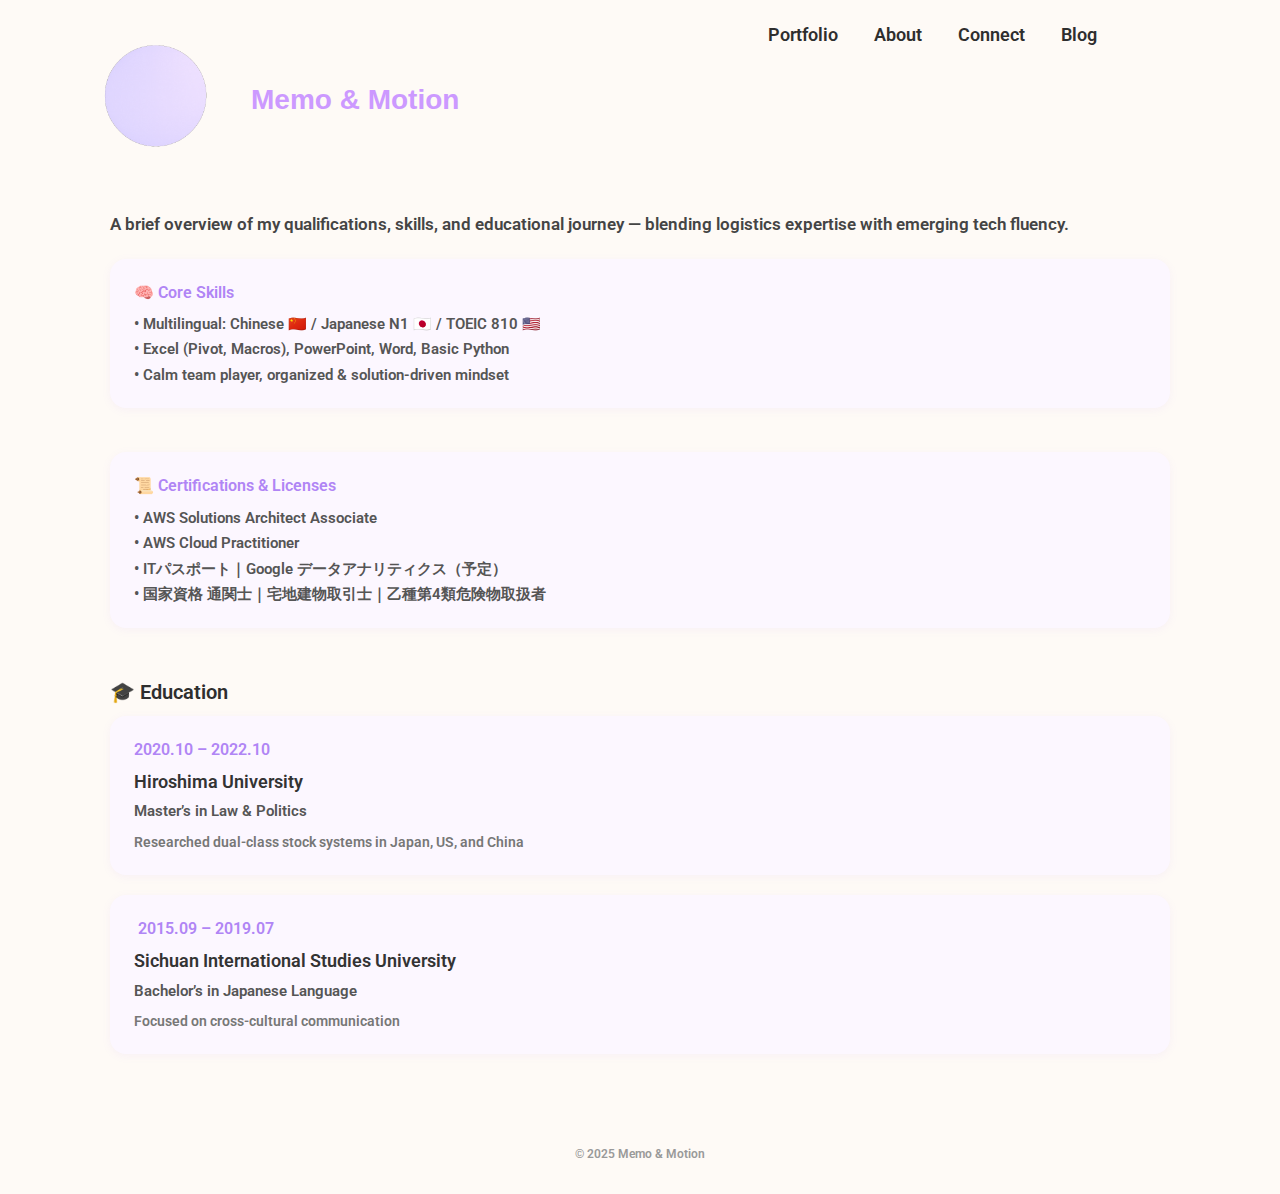
<file: profile/index.html>
<!DOCTYPE html>
<html lang="en-US">
<head>
<meta charset="UTF-8">
<meta name="viewport" content="width=device-width, initial-scale=1">
<link rel="profile" href="http://gmpg.org/xfn/11">
<link rel="pingback" href="/xmlrpc.php">
<title>Profile &#8211; Memo &amp; Motion</title>
<link rel="stylesheet" id="siteground-optimizer-combined-css-20ca4be05fa302206969bc8590c30229" href="/wp-content/uploads/siteground-optimizer-assets/siteground-optimizer-combined-css-20ca4be05fa302206969bc8590c30229.css" media="all">
<meta name="robots" content="max-image-preview:large"> <style>img:is([sizes="auto" i], [sizes^="auto," i]) { contain-intrinsic-size: 3000px 1500px }</style>
<link rel="alternate" type="application/rss+xml" title="Memo &amp; Motion &raquo; Feed" href="/feed/">
<link rel="alternate" type="application/rss+xml" title="Memo &amp; Motion &raquo; Comments Feed" href="/comments/feed/"> <style id="global-styles-inline-css">:root{--wp--preset--aspect-ratio--square: 1;--wp--preset--aspect-ratio--4-3: 4/3;--wp--preset--aspect-ratio--3-4: 3/4;--wp--preset--aspect-ratio--3-2: 3/2;--wp--preset--aspect-ratio--2-3: 2/3;--wp--preset--aspect-ratio--16-9: 16/9;--wp--preset--aspect-ratio--9-16: 9/16;--wp--preset--color--black: #000000;--wp--preset--color--cyan-bluish-gray: #abb8c3;--wp--preset--color--white: #ffffff;--wp--preset--color--pale-pink: #f78da7;--wp--preset--color--vivid-red: #cf2e2e;--wp--preset--color--luminous-vivid-orange: #ff6900;--wp--preset--color--luminous-vivid-amber: #fcb900;--wp--preset--color--light-green-cyan: #7bdcb5;--wp--preset--color--vivid-green-cyan: #00d084;--wp--preset--color--pale-cyan-blue: #8ed1fc;--wp--preset--color--vivid-cyan-blue: #0693e3;--wp--preset--color--vivid-purple: #9b51e0;--wp--preset--gradient--vivid-cyan-blue-to-vivid-purple: linear-gradient(135deg,rgba(6,147,227,1) 0%,rgb(155,81,224) 100%);--wp--preset--gradient--light-green-cyan-to-vivid-green-cyan: linear-gradient(135deg,rgb(122,220,180) 0%,rgb(0,208,130) 100%);--wp--preset--gradient--luminous-vivid-amber-to-luminous-vivid-orange: linear-gradient(135deg,rgba(252,185,0,1) 0%,rgba(255,105,0,1) 100%);--wp--preset--gradient--luminous-vivid-orange-to-vivid-red: linear-gradient(135deg,rgba(255,105,0,1) 0%,rgb(207,46,46) 100%);--wp--preset--gradient--very-light-gray-to-cyan-bluish-gray: linear-gradient(135deg,rgb(238,238,238) 0%,rgb(169,184,195) 100%);--wp--preset--gradient--cool-to-warm-spectrum: linear-gradient(135deg,rgb(74,234,220) 0%,rgb(151,120,209) 20%,rgb(207,42,186) 40%,rgb(238,44,130) 60%,rgb(251,105,98) 80%,rgb(254,248,76) 100%);--wp--preset--gradient--blush-light-purple: linear-gradient(135deg,rgb(255,206,236) 0%,rgb(152,150,240) 100%);--wp--preset--gradient--blush-bordeaux: linear-gradient(135deg,rgb(254,205,165) 0%,rgb(254,45,45) 50%,rgb(107,0,62) 100%);--wp--preset--gradient--luminous-dusk: linear-gradient(135deg,rgb(255,203,112) 0%,rgb(199,81,192) 50%,rgb(65,88,208) 100%);--wp--preset--gradient--pale-ocean: linear-gradient(135deg,rgb(255,245,203) 0%,rgb(182,227,212) 50%,rgb(51,167,181) 100%);--wp--preset--gradient--electric-grass: linear-gradient(135deg,rgb(202,248,128) 0%,rgb(113,206,126) 100%);--wp--preset--gradient--midnight: linear-gradient(135deg,rgb(2,3,129) 0%,rgb(40,116,252) 100%);--wp--preset--font-size--small: 13px;--wp--preset--font-size--medium: 20px;--wp--preset--font-size--large: 36px;--wp--preset--font-size--x-large: 42px;--wp--preset--spacing--20: 0.44rem;--wp--preset--spacing--30: 0.67rem;--wp--preset--spacing--40: 1rem;--wp--preset--spacing--50: 1.5rem;--wp--preset--spacing--60: 2.25rem;--wp--preset--spacing--70: 3.38rem;--wp--preset--spacing--80: 5.06rem;--wp--preset--shadow--natural: 6px 6px 9px rgba(0, 0, 0, 0.2);--wp--preset--shadow--deep: 12px 12px 50px rgba(0, 0, 0, 0.4);--wp--preset--shadow--sharp: 6px 6px 0px rgba(0, 0, 0, 0.2);--wp--preset--shadow--outlined: 6px 6px 0px -3px rgba(255, 255, 255, 1), 6px 6px rgba(0, 0, 0, 1);--wp--preset--shadow--crisp: 6px 6px 0px rgba(0, 0, 0, 1);}:root { --wp--style--global--content-size: 800px;--wp--style--global--wide-size: 1200px; }:where(body) { margin: 0; }.wp-site-blocks > .alignleft { float: left; margin-right: 2em; }.wp-site-blocks > .alignright { float: right; margin-left: 2em; }.wp-site-blocks > .aligncenter { justify-content: center; margin-left: auto; margin-right: auto; }:where(.wp-site-blocks) > * { margin-block-start: 24px; margin-block-end: 0; }:where(.wp-site-blocks) > :first-child { margin-block-start: 0; }:where(.wp-site-blocks) > :last-child { margin-block-end: 0; }:root { --wp--style--block-gap: 24px; }:root :where(.is-layout-flow) > :first-child{margin-block-start: 0;}:root :where(.is-layout-flow) > :last-child{margin-block-end: 0;}:root :where(.is-layout-flow) > *{margin-block-start: 24px;margin-block-end: 0;}:root :where(.is-layout-constrained) > :first-child{margin-block-start: 0;}:root :where(.is-layout-constrained) > :last-child{margin-block-end: 0;}:root :where(.is-layout-constrained) > *{margin-block-start: 24px;margin-block-end: 0;}:root :where(.is-layout-flex){gap: 24px;}:root :where(.is-layout-grid){gap: 24px;}.is-layout-flow > .alignleft{float: left;margin-inline-start: 0;margin-inline-end: 2em;}.is-layout-flow > .alignright{float: right;margin-inline-start: 2em;margin-inline-end: 0;}.is-layout-flow > .aligncenter{margin-left: auto !important;margin-right: auto !important;}.is-layout-constrained > .alignleft{float: left;margin-inline-start: 0;margin-inline-end: 2em;}.is-layout-constrained > .alignright{float: right;margin-inline-start: 2em;margin-inline-end: 0;}.is-layout-constrained > .aligncenter{margin-left: auto !important;margin-right: auto !important;}.is-layout-constrained > :where(:not(.alignleft):not(.alignright):not(.alignfull)){max-width: var(--wp--style--global--content-size);margin-left: auto !important;margin-right: auto !important;}.is-layout-constrained > .alignwide{max-width: var(--wp--style--global--wide-size);}body .is-layout-flex{display: flex;}.is-layout-flex{flex-wrap: wrap;align-items: center;}.is-layout-flex > :is(*, div){margin: 0;}body .is-layout-grid{display: grid;}.is-layout-grid > :is(*, div){margin: 0;}body{padding-top: 0px;padding-right: 0px;padding-bottom: 0px;padding-left: 0px;}a:where(:not(.wp-element-button)){text-decoration: underline;}:root :where(.wp-element-button, .wp-block-button__link){background-color: #32373c;border-width: 0;color: #fff;font-family: inherit;font-size: inherit;line-height: inherit;padding: calc(0.667em + 2px) calc(1.333em + 2px);text-decoration: none;}.has-black-color{color: var(--wp--preset--color--black) !important;}.has-cyan-bluish-gray-color{color: var(--wp--preset--color--cyan-bluish-gray) !important;}.has-white-color{color: var(--wp--preset--color--white) !important;}.has-pale-pink-color{color: var(--wp--preset--color--pale-pink) !important;}.has-vivid-red-color{color: var(--wp--preset--color--vivid-red) !important;}.has-luminous-vivid-orange-color{color: var(--wp--preset--color--luminous-vivid-orange) !important;}.has-luminous-vivid-amber-color{color: var(--wp--preset--color--luminous-vivid-amber) !important;}.has-light-green-cyan-color{color: var(--wp--preset--color--light-green-cyan) !important;}.has-vivid-green-cyan-color{color: var(--wp--preset--color--vivid-green-cyan) !important;}.has-pale-cyan-blue-color{color: var(--wp--preset--color--pale-cyan-blue) !important;}.has-vivid-cyan-blue-color{color: var(--wp--preset--color--vivid-cyan-blue) !important;}.has-vivid-purple-color{color: var(--wp--preset--color--vivid-purple) !important;}.has-black-background-color{background-color: var(--wp--preset--color--black) !important;}.has-cyan-bluish-gray-background-color{background-color: var(--wp--preset--color--cyan-bluish-gray) !important;}.has-white-background-color{background-color: var(--wp--preset--color--white) !important;}.has-pale-pink-background-color{background-color: var(--wp--preset--color--pale-pink) !important;}.has-vivid-red-background-color{background-color: var(--wp--preset--color--vivid-red) !important;}.has-luminous-vivid-orange-background-color{background-color: var(--wp--preset--color--luminous-vivid-orange) !important;}.has-luminous-vivid-amber-background-color{background-color: var(--wp--preset--color--luminous-vivid-amber) !important;}.has-light-green-cyan-background-color{background-color: var(--wp--preset--color--light-green-cyan) !important;}.has-vivid-green-cyan-background-color{background-color: var(--wp--preset--color--vivid-green-cyan) !important;}.has-pale-cyan-blue-background-color{background-color: var(--wp--preset--color--pale-cyan-blue) !important;}.has-vivid-cyan-blue-background-color{background-color: var(--wp--preset--color--vivid-cyan-blue) !important;}.has-vivid-purple-background-color{background-color: var(--wp--preset--color--vivid-purple) !important;}.has-black-border-color{border-color: var(--wp--preset--color--black) !important;}.has-cyan-bluish-gray-border-color{border-color: var(--wp--preset--color--cyan-bluish-gray) !important;}.has-white-border-color{border-color: var(--wp--preset--color--white) !important;}.has-pale-pink-border-color{border-color: var(--wp--preset--color--pale-pink) !important;}.has-vivid-red-border-color{border-color: var(--wp--preset--color--vivid-red) !important;}.has-luminous-vivid-orange-border-color{border-color: var(--wp--preset--color--luminous-vivid-orange) !important;}.has-luminous-vivid-amber-border-color{border-color: var(--wp--preset--color--luminous-vivid-amber) !important;}.has-light-green-cyan-border-color{border-color: var(--wp--preset--color--light-green-cyan) !important;}.has-vivid-green-cyan-border-color{border-color: var(--wp--preset--color--vivid-green-cyan) !important;}.has-pale-cyan-blue-border-color{border-color: var(--wp--preset--color--pale-cyan-blue) !important;}.has-vivid-cyan-blue-border-color{border-color: var(--wp--preset--color--vivid-cyan-blue) !important;}.has-vivid-purple-border-color{border-color: var(--wp--preset--color--vivid-purple) !important;}.has-vivid-cyan-blue-to-vivid-purple-gradient-background{background: var(--wp--preset--gradient--vivid-cyan-blue-to-vivid-purple) !important;}.has-light-green-cyan-to-vivid-green-cyan-gradient-background{background: var(--wp--preset--gradient--light-green-cyan-to-vivid-green-cyan) !important;}.has-luminous-vivid-amber-to-luminous-vivid-orange-gradient-background{background: var(--wp--preset--gradient--luminous-vivid-amber-to-luminous-vivid-orange) !important;}.has-luminous-vivid-orange-to-vivid-red-gradient-background{background: var(--wp--preset--gradient--luminous-vivid-orange-to-vivid-red) !important;}.has-very-light-gray-to-cyan-bluish-gray-gradient-background{background: var(--wp--preset--gradient--very-light-gray-to-cyan-bluish-gray) !important;}.has-cool-to-warm-spectrum-gradient-background{background: var(--wp--preset--gradient--cool-to-warm-spectrum) !important;}.has-blush-light-purple-gradient-background{background: var(--wp--preset--gradient--blush-light-purple) !important;}.has-blush-bordeaux-gradient-background{background: var(--wp--preset--gradient--blush-bordeaux) !important;}.has-luminous-dusk-gradient-background{background: var(--wp--preset--gradient--luminous-dusk) !important;}.has-pale-ocean-gradient-background{background: var(--wp--preset--gradient--pale-ocean) !important;}.has-electric-grass-gradient-background{background: var(--wp--preset--gradient--electric-grass) !important;}.has-midnight-gradient-background{background: var(--wp--preset--gradient--midnight) !important;}.has-small-font-size{font-size: var(--wp--preset--font-size--small) !important;}.has-medium-font-size{font-size: var(--wp--preset--font-size--medium) !important;}.has-large-font-size{font-size: var(--wp--preset--font-size--large) !important;}.has-x-large-font-size{font-size: var(--wp--preset--font-size--x-large) !important;}
:root :where(.wp-block-pullquote){font-size: 1.5em;line-height: 1.6;}</style> <script src="/wp-includes/js/jquery/jquery.min.js?ver=3.7.1" id="jquery-core-js"></script> <script src="/wp-includes/js/jquery/jquery-migrate.min.js?ver=3.4.1" id="jquery-migrate-js"></script> <script id="jquery-js-after">!function($){"use strict";$(document).ready(function(){$(this).scrollTop()>100&&$(".hfe-scroll-to-top-wrap").removeClass("hfe-scroll-to-top-hide"),$(window).scroll(function(){$(this).scrollTop()<100?$(".hfe-scroll-to-top-wrap").fadeOut(300):$(".hfe-scroll-to-top-wrap").fadeIn(300)}),$(".hfe-scroll-to-top-wrap").on("click",function(){$("html, body").animate({scrollTop:0},300);return!1})})}(jQuery);</script><link rel="https://api.w.org/" href="/wp-json/">
<link rel="alternate" title="JSON" type="application/json" href="/wp-json/wp/v2/pages/279">
<link rel="EditURI" type="application/rsd+xml" title="RSD" href="/xmlrpc.php?rsd">
<link rel="canonical" href="/profile/">
<link rel="shortlink" href="/?p=279">
<link rel="alternate" title="oEmbed (JSON)" type="application/json+oembed" href="/wp-json/oembed/1.0/embed?url=https%3A%2F%2F%2Fprofile%2F">
<link rel="alternate" title="oEmbed (XML)" type="text/xml+oembed" href="/wp-json/oembed/1.0/embed?url=https%3A%2F%2F%2Fprofile%2F#038;format=xml">
<meta name="generator" content="Elementor 3.28.3; features: e_font_icon_svg, additional_custom_breakpoints, e_local_google_fonts, e_element_cache; settings: css_print_method-external, google_font-enabled, font_display-swap"> <style>.e-con.e-parent:nth-of-type(n+4):not(.e-lazyloaded):not(.e-no-lazyload),
 .e-con.e-parent:nth-of-type(n+4):not(.e-lazyloaded):not(.e-no-lazyload) * {
 background-image: none !important;
 }
 @media screen and (max-height: 1024px) {
 .e-con.e-parent:nth-of-type(n+3):not(.e-lazyloaded):not(.e-no-lazyload),
 .e-con.e-parent:nth-of-type(n+3):not(.e-lazyloaded):not(.e-no-lazyload) * {
 background-image: none !important;
 }
 }
 @media screen and (max-height: 640px) {
 .e-con.e-parent:nth-of-type(n+2):not(.e-lazyloaded):not(.e-no-lazyload),
 .e-con.e-parent:nth-of-type(n+2):not(.e-lazyloaded):not(.e-no-lazyload) * {
 background-image: none !important;
 }
 }</style>
<link rel="icon" href="/wp-content/uploads/2025/04/cropped-ChatGPT-Image-2025年4月16日-21_20_37-1-32x32.png" sizes="32x32">
<link rel="icon" href="/wp-content/uploads/2025/04/cropped-ChatGPT-Image-2025年4月16日-21_20_37-1-192x192.png" sizes="192x192">
<link rel="apple-touch-icon" href="/wp-content/uploads/2025/04/cropped-ChatGPT-Image-2025年4月16日-21_20_37-1-180x180.png">
<meta name="msapplication-TileImage" content="/wp-content/uploads/2025/04/cropped-ChatGPT-Image-2025年4月16日-21_20_37-1-270x270.png"> <style id="wp-custom-css">html {
 scroll-behavior: smooth;
}
body {
 font-family: 'Inter', 'Helvetica Neue', 'Noto Sans JP', 'Noto Sans SC', sans-serif;
 font-size: 17px;
 line-height: 1.7;
 color: #2e2e2e;
}</style>
</head>
<body class="wp-singular page-template-default page page-id-279 wp-embed-responsive wp-theme-hello-elementor ehf-header ehf-footer ehf-template-hello-elementor ehf-stylesheet-hello-elementor theme-default elementor-default elementor-kit-169 elementor-page elementor-page-279">
<div id="page" class="hfeed site">
<header id="masthead" itemscope="itemscope" itemtype="https://schema.org/WPHeader"><p class="main-title bhf-hidden" itemprop="headline"><a href="/" title="Memo &amp; Motion" rel="home">Memo &amp; Motion</a></p>
<div data-elementor-type="wp-post" data-elementor-id="348" class="elementor elementor-348"><div class="elementor-element elementor-element-9373f4a e-flex e-con-boxed e-con e-parent" data-id="9373f4a" data-element_type="container"><div class="e-con-inner">
<div class="elementor-element elementor-element-8de7e40 e-con-full e-flex e-con e-child" data-id="8de7e40" data-element_type="container"><div class="elementor-element elementor-element-677b6a4 elementor-widget elementor-widget-image" data-id="677b6a4" data-element_type="widget" data-widget_type="image.default"><div class="elementor-widget-container"> <img src="/wp-content/uploads/2025/04/ChatGPT-Image-2025年4月16日-21_20_37-2.png" title="ChatGPT Image 2025年4月16日 21_20_37" alt="ChatGPT Image 2025年4月16日 21_20_37" loading="lazy">
</div></div></div>
<div class="elementor-element elementor-element-e8ed69e e-con-full e-flex e-con e-child" data-id="e8ed69e" data-element_type="container"><div class="elementor-element elementor-element-6b44fd5 elementor-widget elementor-widget-text-editor" data-id="6b44fd5" data-element_type="widget" data-widget_type="text-editor.default"><div class="elementor-widget-container"><h3 style="margin: 0px; font-size: 28px; color: #2e2e2e; font-family: 'Helvetica Neue', sans-serif; text-align: left;"><a style="text-decoration: none; color: #2e2e2e;" href="/"><strong><span style="color: #cc99ff;">Memo &amp; Motion</span></strong><br></a></h3></div></div></div>
<div class="elementor-element elementor-element-7c92223 e-con-full e-flex e-con e-child" data-id="7c92223" data-element_type="container"><div class="elementor-element elementor-element-116610d elementor-widget elementor-widget-text-editor" data-id="116610d" data-element_type="widget" data-widget_type="text-editor.default"><div class="elementor-widget-container"><nav style="display: flex; gap: 36px;"> <a style="text-decoration: none; color: #2e2e2e; font-size: 18px;" href="/portfolio-static-site/portfolio">Portfolio</a> <a style="text-decoration: none; color: #2e2e2e; font-size: 18px;" href="/portfolio-static-site/about">About</a> <a style="text-decoration: none; color: #2e2e2e; font-size: 18px;" href="/portfolio-static-site/contact">Connect</a> <a style="text-decoration: none; color: #2e2e2e; font-size: 18px;" href="/portfolio-static-site/blog">Blog</a></nav></div></div></div>
</div></div></div></header><main id="content" class="site-main post-279 page type-page status-publish hentry"><div class="page-content"><div data-elementor-type="wp-page" data-elementor-id="279" class="elementor elementor-279"><div class="elementor-element elementor-element-451d0b8 e-flex e-con-boxed e-con e-parent" data-id="451d0b8" data-element_type="container" id="profile"><div class="e-con-inner"><div class="elementor-element elementor-element-1feac22 e-con-full e-flex e-con e-child" data-id="1feac22" data-element_type="container" id="profile">
<div class="elementor-element elementor-element-d4333fc animated-slow elementor-widget elementor-widget-text-editor" data-id="d4333fc" data-element_type="widget" id="profile" data-settings="{&quot;_animation&quot;:&quot;none&quot;}" data-widget_type="text-editor.default"><div class="elementor-widget-container">
<div id="profile"></div> A brief overview of my qualifications, skills, and educational journey — blending logistics expertise with emerging tech fluency.</div></div>
<div class="elementor-element elementor-element-6ec09a9 elementor-invisible elementor-widget elementor-widget-text-editor" data-id="6ec09a9" data-element_type="widget" data-settings="{&quot;_animation&quot;:&quot;fadeInUp&quot;,&quot;_animation_delay&quot;:0}" data-widget_type="text-editor.default"><div class="elementor-widget-container"><div style="background-color: #FCF7FF; border-radius: 16px; padding: 20px 24px; margin-bottom: 24px; box-shadow: 0 2px 8px rgba(176,133,245,0.08);">
<p style="color: #B085F5; font-weight: 600; font-size: 16px; margin: 0;">🧠 Core Skills</p>
<p style="color: #555555; font-size: 15px; margin: 6px 0 0;"> • Multilingual: Chinese 🇨🇳 / Japanese N1 🇯🇵 / TOEIC 810 🇺🇸<br> • Excel (Pivot, Macros), PowerPoint, Word, Basic Python<br> • Calm team player, organized &#038; solution-driven mindset</p>
</div></div></div>
<div class="elementor-element elementor-element-fcfba94 elementor-invisible elementor-widget elementor-widget-text-editor" data-id="fcfba94" data-element_type="widget" data-settings="{&quot;_animation&quot;:&quot;fadeInUp&quot;,&quot;_animation_delay&quot;:0.200000000000000011102230246251565404236316680908203125}" data-widget_type="text-editor.default"><div class="elementor-widget-container"><div style="background-color: #FCF7FF; border-radius: 16px; padding: 20px 24px; margin-bottom: 24px; box-shadow: 0 2px 8px rgba(176,133,245,0.08);">
<p style="color: #B085F5; font-weight: 600; font-size: 16px; margin: 0;">📜 Certifications &#038; Licenses</p>
<p style="color: #555555; font-size: 15px; margin: 6px 0 0;"> • AWS Solutions Architect Associate<br> • AWS Cloud Practitioner<br> • ITパスポート｜Google データアナリティクス（予定）<br> • 国家資格 通関士｜宅地建物取引士｜乙種第4類危険物取扱者</p>
</div></div></div>
<div class="elementor-element elementor-element-74c7481 elementor-invisible elementor-widget elementor-widget-text-editor" data-id="74c7481" data-element_type="widget" data-settings="{&quot;_animation&quot;:&quot;fadeInUp&quot;,&quot;_animation_delay&quot;:0.40000000000000002220446049250313080847263336181640625}" data-widget_type="text-editor.default"><div class="elementor-widget-container">
<h3 style="font-size: 20px; color: #2e2e2e; font-weight: 600; margin-bottom: 12px;">🎓 Education</h3>
<div style="background-color: #fcf7ff; border-radius: 16px; padding: 20px 24px; margin-bottom: 20px; box-shadow: 0 2px 8px rgba(176,133,245,0.08);">
<p style="color: #b085f5; font-weight: 600; font-size: 16px; margin: 0;">2020.10 – 2022.10</p>
<p style="color: #333333; font-weight: 600; font-size: 18px; margin: 4px 0 0;">Hiroshima University</p>
<p style="color: #555555; font-size: 15px; margin: 2px 0 0;">Master&#8217;s in Law &amp; Politics</p>
<p style="color: #777777; font-size: 14px; margin: 6px 0 0;">Researched dual-class stock systems in Japan, US, and China</p>
</div>
<div style="background-color: #fcf7ff; border-radius: 16px; padding: 20px 24px; margin-bottom: 20px; box-shadow: 0 2px 8px rgba(176,133,245,0.08);">
<p style="color: #b085f5; font-weight: 600; font-size: 16px; margin: 0;"> 2015.09 – 2019.07</p>
<p style="color: #333333; font-weight: 600; font-size: 18px; margin: 4px 0 0;">Sichuan International Studies University</p>
<p style="color: #555555; font-size: 15px; margin: 2px 0 0;">Bachelor&#8217;s in Japanese Language</p>
<p style="color: #777777; font-size: 14px; margin: 6px 0 0;">Focused on cross-cultural communication</p>
</div>
</div></div>
</div></div></div></div></div></main><footer itemtype="https://schema.org/WPFooter" itemscope="itemscope" id="colophon" role="contentinfo"><div class="footer-width-fixer"><div data-elementor-type="wp-post" data-elementor-id="633" class="elementor elementor-633"><div class="elementor-element elementor-element-8f23be4 e-flex e-con-boxed e-con e-parent" data-id="8f23be4" data-element_type="container"><div class="e-con-inner"><div class="elementor-element elementor-element-0f0e864 elementor-widget elementor-widget-text-editor" data-id="0f0e864" data-element_type="widget" data-widget_type="text-editor.default"><div class="elementor-widget-container"> © 2025 Memo &#038; Motion</div></div></div></div></div></div></footer>
</div>
<!-- #page --> <script type="speculationrules">{"prefetch":[{"source":"document","where":{"and":[{"href_matches":"\/*"},{"not":{"href_matches":["\/wp-*.php","\/wp-admin\/*","\/wp-content\/uploads\/*","\/wp-content\/*","\/wp-content\/plugins\/*","\/wp-content\/themes\/hello-elementor\/*","\/*\\?(.+)"]}},{"not":{"selector_matches":"a[rel~=\"nofollow\"]"}},{"not":{"selector_matches":".no-prefetch, .no-prefetch a"}}]},"eagerness":"conservative"}]}</script> <script>const lazyloadRunObserver = () => {
 const lazyloadBackgrounds = document.querySelectorAll( `.e-con.e-parent:not(.e-lazyloaded)` );
 const lazyloadBackgroundObserver = new IntersectionObserver( ( entries ) => {
 entries.forEach( ( entry ) => {
 if ( entry.isIntersecting ) {
 let lazyloadBackground = entry.target;
 if( lazyloadBackground ) {
 lazyloadBackground.classList.add( 'e-lazyloaded' );
 }
 lazyloadBackgroundObserver.unobserve( entry.target );
 }
 });
 }, { rootMargin: '200px 0px 200px 0px' } );
 lazyloadBackgrounds.forEach( ( lazyloadBackground ) => {
 lazyloadBackgroundObserver.observe( lazyloadBackground );
 } );
 };
 const events = [
 'DOMContentLoaded',
 'elementor/lazyload/observe',
 ];
 events.forEach( ( event ) => {
 document.addEventListener( event, lazyloadRunObserver );
 } );</script> <script defer src="/wp-content/plugins/sg-cachepress/assets/js/lazysizes.min.js?ver=7.7.2" id="siteground-optimizer-lazy-sizes-js-js"></script> <script defer src="/wp-content/themes/hello-elementor/assets/js/hello-frontend.min.js?ver=3.3.0" id="hello-theme-frontend-js"></script> <script src="/wp-content/plugins/elementor/assets/js/webpack.runtime.min.js?ver=3.28.3" id="elementor-webpack-runtime-js"></script> <script src="/wp-content/plugins/elementor/assets/js/frontend-modules.min.js?ver=3.28.3" id="elementor-frontend-modules-js"></script> <script src="/wp-includes/js/jquery/ui/core.min.js?ver=1.13.3" id="jquery-ui-core-js"></script> <script id="elementor-frontend-js-before">var elementorFrontendConfig = {"environmentMode":{"edit":false,"wpPreview":false,"isScriptDebug":false},"i18n":{"shareOnFacebook":"Share on Facebook","shareOnTwitter":"Share on Twitter","pinIt":"Pin it","download":"Download","downloadImage":"Download image","fullscreen":"Fullscreen","zoom":"Zoom","share":"Share","playVideo":"Play Video","previous":"Previous","next":"Next","close":"Close","a11yCarouselPrevSlideMessage":"Previous slide","a11yCarouselNextSlideMessage":"Next slide","a11yCarouselFirstSlideMessage":"This is the first slide","a11yCarouselLastSlideMessage":"This is the last slide","a11yCarouselPaginationBulletMessage":"Go to slide"},"is_rtl":false,"breakpoints":{"xs":0,"sm":480,"md":768,"lg":1025,"xl":1440,"xxl":1600},"responsive":{"breakpoints":{"mobile":{"label":"Mobile Portrait","value":767,"default_value":767,"direction":"max","is_enabled":true},"mobile_extra":{"label":"Mobile Landscape","value":880,"default_value":880,"direction":"max","is_enabled":false},"tablet":{"label":"Tablet Portrait","value":1024,"default_value":1024,"direction":"max","is_enabled":true},"tablet_extra":{"label":"Tablet Landscape","value":1200,"default_value":1200,"direction":"max","is_enabled":false},"laptop":{"label":"Laptop","value":1366,"default_value":1366,"direction":"max","is_enabled":false},"widescreen":{"label":"Widescreen","value":2400,"default_value":2400,"direction":"min","is_enabled":false}},"hasCustomBreakpoints":false},"version":"3.28.3","is_static":false,"experimentalFeatures":{"e_font_icon_svg":true,"additional_custom_breakpoints":true,"container":true,"e_local_google_fonts":true,"hello-theme-header-footer":true,"nested-elements":true,"editor_v2":true,"e_element_cache":true,"home_screen":true,"launchpad-checklist":true},"urls":{"assets":"\/wp-content\/plugins\/elementor\/assets\/","ajaxurl":"\/wp-admin\/admin-ajax.php","uploadUrl":"http:\/\/laurkamemo.com\/wp-content\/uploads"},"nonces":{"floatingButtonsClickTracking":"0eb16d64e5"},"swiperClass":"swiper","settings":{"page":[],"editorPreferences":[]},"kit":{"body_background_background":"classic","active_breakpoints":["viewport_mobile","viewport_tablet"],"global_image_lightbox":"yes","lightbox_enable_counter":"yes","lightbox_enable_fullscreen":"yes","lightbox_enable_zoom":"yes","lightbox_enable_share":"yes","lightbox_title_src":"title","lightbox_description_src":"description","hello_header_logo_type":"title","hello_header_menu_layout":"horizontal","hello_footer_logo_type":"logo"},"post":{"id":279,"title":"Profile%20%E2%80%93%20Memo%20%26%20Motion","excerpt":"","featuredImage":false}};</script> <script src="/wp-content/plugins/elementor/assets/js/frontend.min.js?ver=3.28.3" id="elementor-frontend-js"></script>
</body>
</html>
</file>
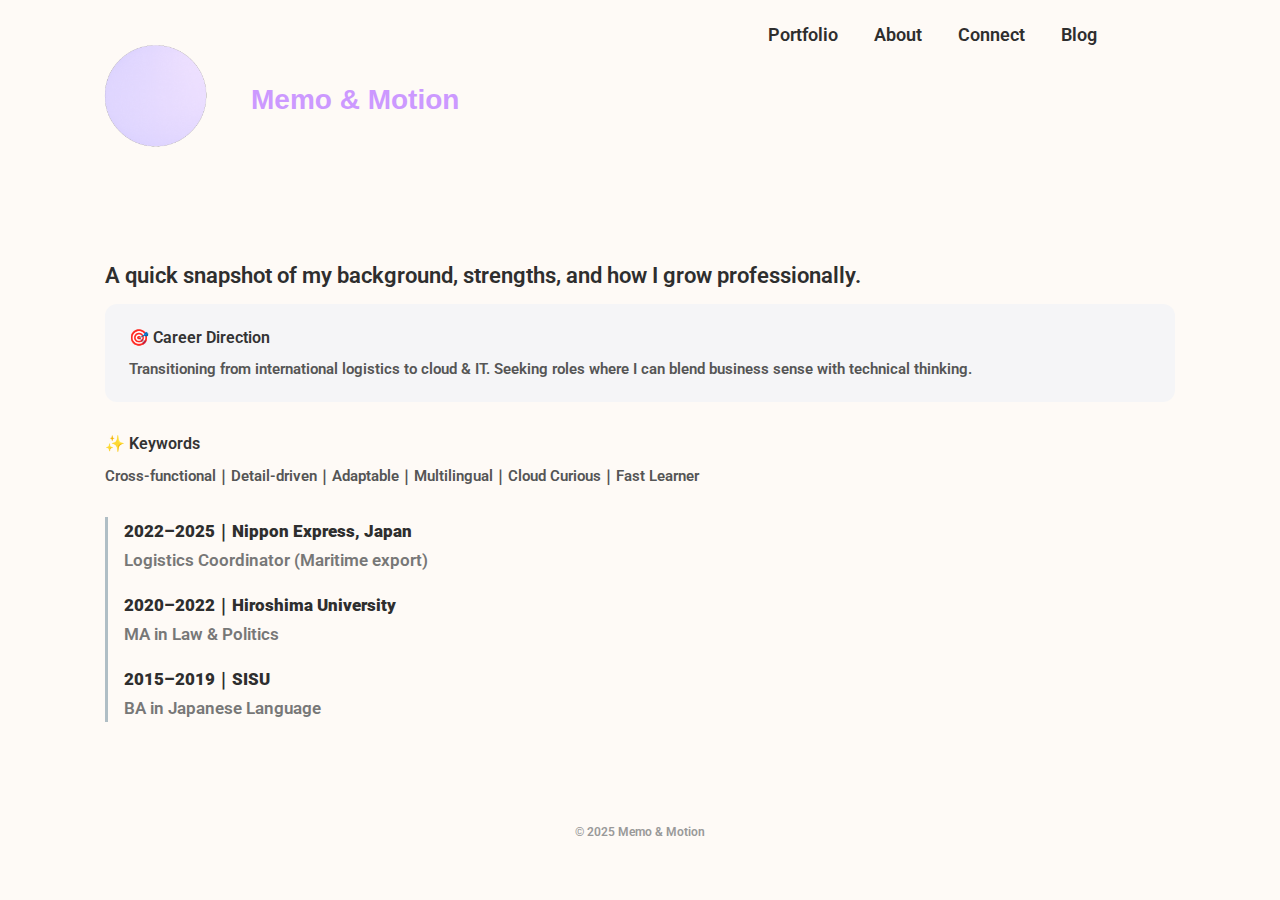
<file: portfolio-static-site/about/index.html>
<!DOCTYPE html>
<html>
	<head>
		<title>Redirecting...</title>
		<meta http-equiv="refresh" content="0;url=/about-2/">
	</head>
	<body>
		<script type="text/javascript">
			window.location = "/about-2/";
		</script>

		<p>You are being redirected to <a href="/about-2/">/about-2/</a></p>
	</body>
</html>
</file>
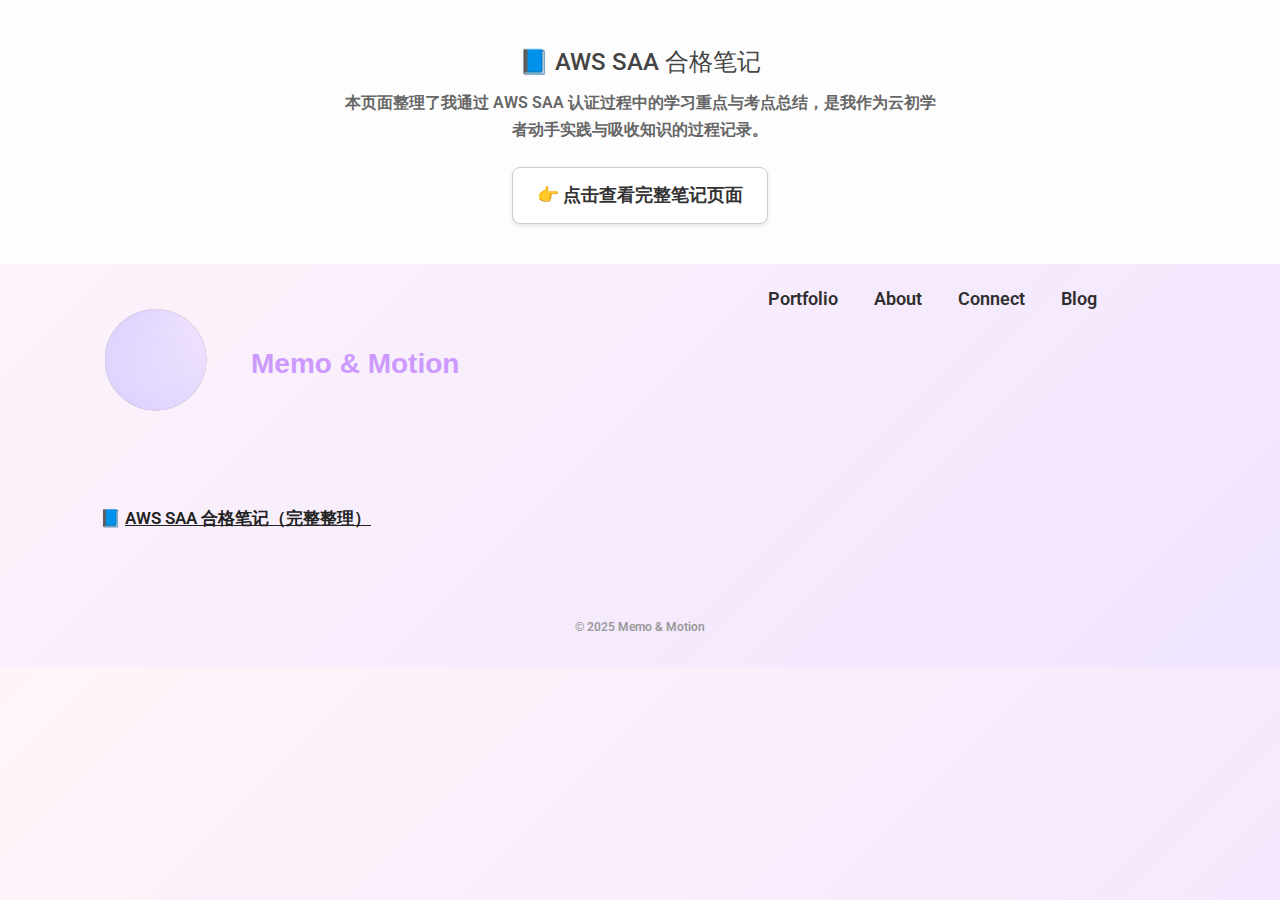
<file: portfolio-static-site/blog/index.html>
<!DOCTYPE html>
<html>
	<head>
		<title>Redirecting...</title>
		<meta http-equiv="refresh" content="0;url=/blog/">
	</head>
	<body>
		<script type="text/javascript">
			window.location = "/blog/";
		</script>

		<p>You are being redirected to <a href="/blog/">/blog/</a></p>
	</body>
</html>
</file>
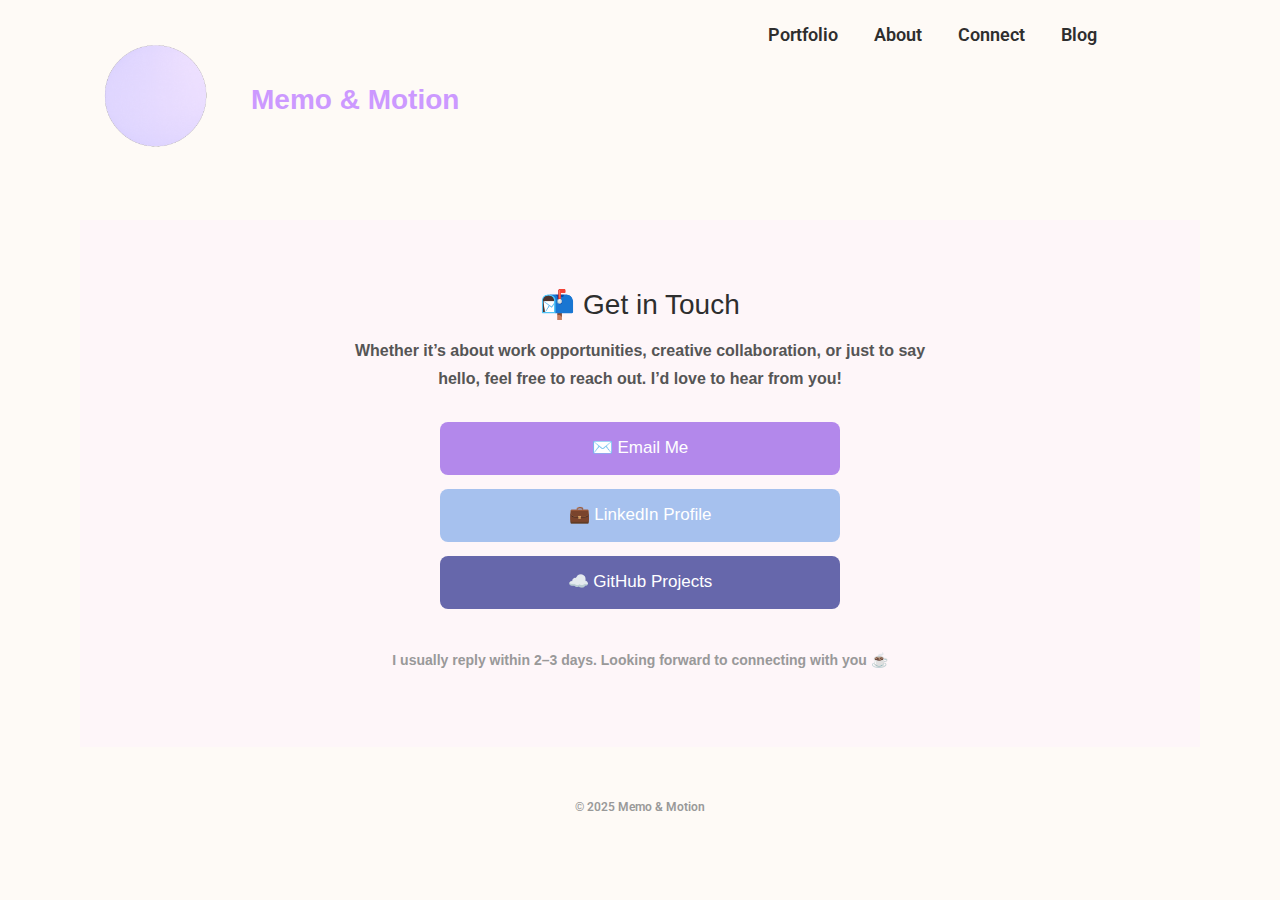
<file: portfolio-static-site/contact/index.html>
<!DOCTYPE html>
<html>
	<head>
		<title>Redirecting...</title>
		<meta http-equiv="refresh" content="0;url=/contact/">
	</head>
	<body>
		<script type="text/javascript">
			window.location = "/contact/";
		</script>

		<p>You are being redirected to <a href="/contact/">/contact/</a></p>
	</body>
</html>
</file>
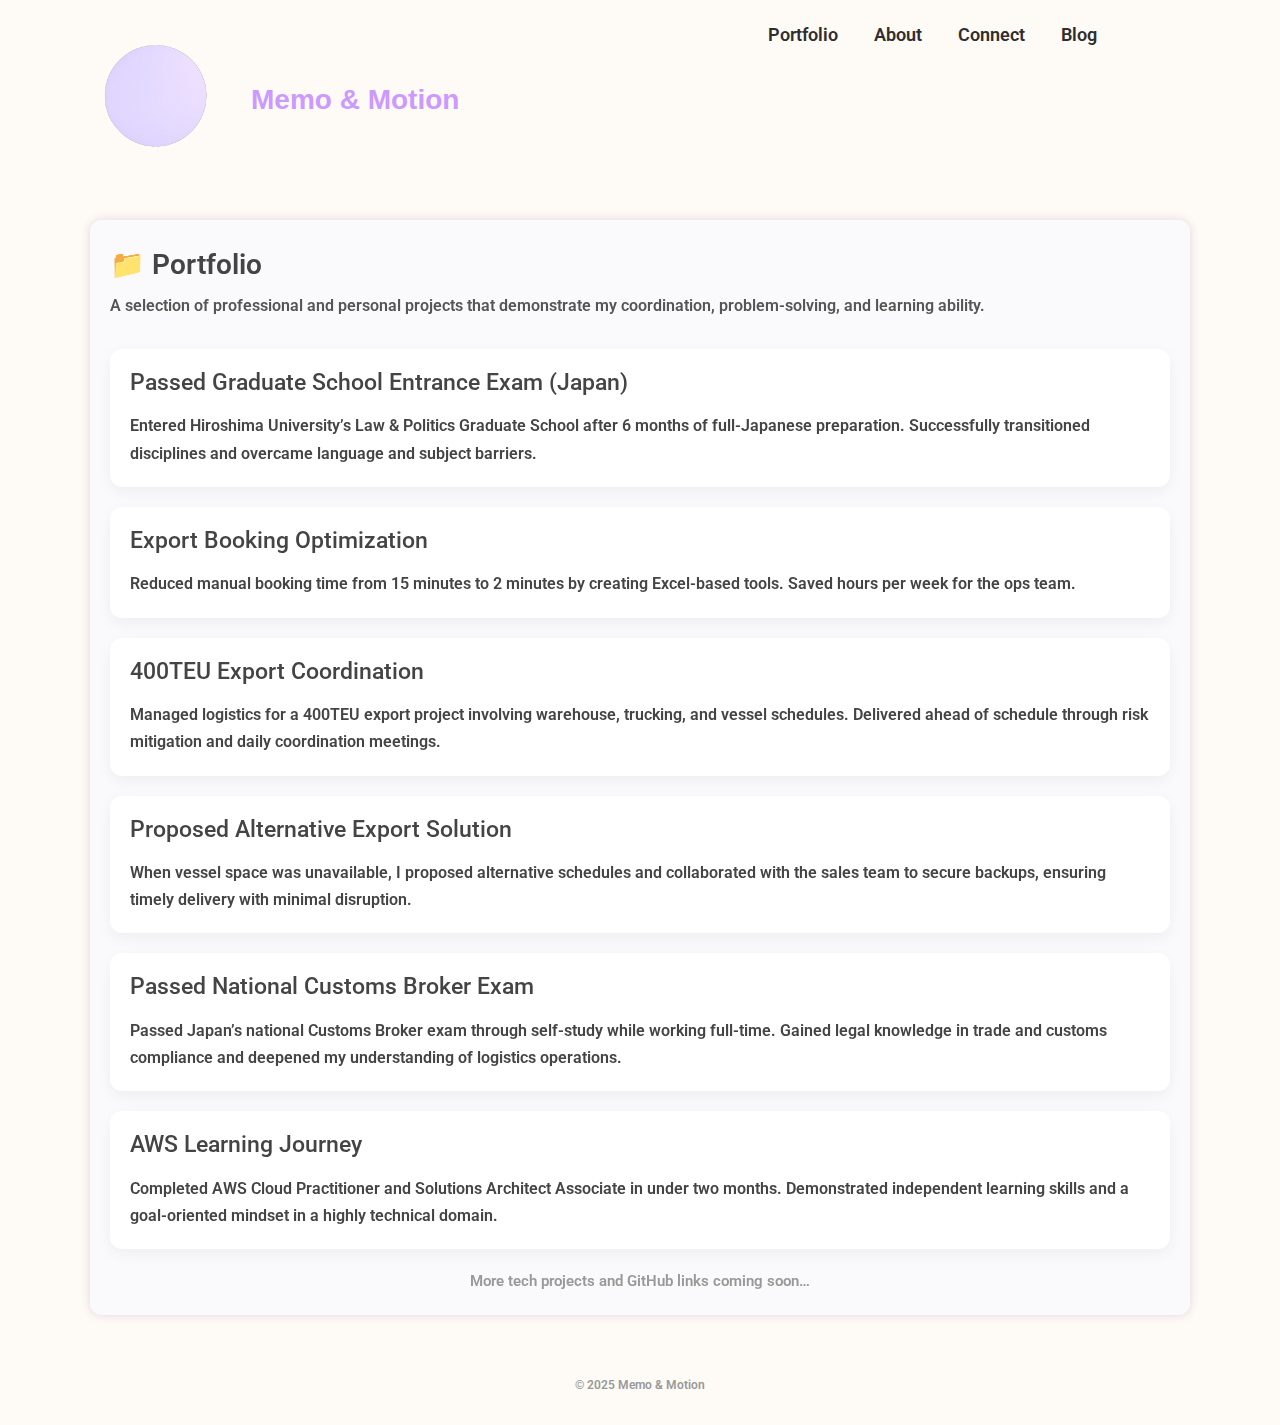
<file: portfolio-static-site/portfolio/index.html>
<!DOCTYPE html>
<html>
	<head>
		<title>Redirecting...</title>
		<meta http-equiv="refresh" content="0;url=/portfolio/">
	</head>
	<body>
		<script type="text/javascript">
			window.location = "/portfolio/";
		</script>

		<p>You are being redirected to <a href="/portfolio/">/portfolio/</a></p>
	</body>
</html>
</file>
<file: wp-content/uploads/siteground-optimizer-assets/siteground-optimizer-combined-css-b21439d7e16fb3a4904f449c0abc2298.css>
ul.hfe-nav-menu,.hfe-nav-menu li,.hfe-nav-menu ul{list-style:none!important;margin:0;padding:0}.hfe-nav-menu li.menu-item{position:relative}.hfe-flyout-container .hfe-nav-menu li.menu-item{position:relative;background:unset}.hfe-nav-menu .sub-menu li.menu-item{position:relative;background:inherit}.hfe-nav-menu__theme-icon-yes button.sub-menu-toggle{display:none}div.hfe-nav-menu,.elementor-widget-hfe-nav-menu .elementor-widget-container{-js-display:flex;display:-webkit-box;display:-webkit-flex;display:-moz-box;display:-ms-flexbox;display:flex;-webkit-box-orient:vertical;-webkit-box-direction:normal;-webkit-flex-direction:column;-moz-box-orient:vertical;-moz-box-direction:normal;-ms-flex-direction:column;flex-direction:column}.hfe-nav-menu__layout-horizontal,.hfe-nav-menu__layout-horizontal .hfe-nav-menu{-js-display:flex;display:-webkit-box;display:-webkit-flex;display:-moz-box;display:-ms-flexbox;display:flex}.hfe-nav-menu__layout-horizontal .hfe-nav-menu{-webkit-flex-wrap:wrap;-ms-flex-wrap:wrap;flex-wrap:wrap}.hfe-nav-menu .parent-has-no-child .hfe-menu-toggle{display:none}.hfe-nav-menu__layout-horizontal .hfe-nav-menu .sub-menu,.hfe-submenu-action-hover .hfe-layout-vertical .hfe-nav-menu .sub-menu{position:absolute;top:100%;left:0;z-index:16;visibility:hidden;opacity:0;text-align:left;-webkit-transition:all 300ms ease-in;transition:all 300ms ease-in}.hfe-nav-menu__layout-horizontal .hfe-nav-menu .menu-item-has-children:hover>.sub-menu,.hfe-nav-menu__layout-horizontal .hfe-nav-menu .menu-item-has-children:focus>.sub-menu{visibility:visible;opacity:1}.hfe-submenu-action-click .hfe-nav-menu .menu-item-has-children:hover>.sub-menu,.hfe-submenu-action-click .hfe-nav-menu .menu-item-has-children:focus>.sub-menu{visibility:hidden;opacity:0}.hfe-nav-menu .menu-item-has-children .sub-menu{position:absolute;top:100%;left:0;z-index:9999;visibility:hidden;opacity:0}.hfe-flyout-container .hfe-nav-menu .menu-item-has-children .menu-item-has-children .sub-menu{top:0;left:0}.hfe-nav-menu .menu-item-has-children .menu-item-has-children .sub-menu{top:0;left:100%}.hfe-nav-menu__layout-horizontal .hfe-nav-menu .menu-item-has-children:hover>.sub-menu,.hfe-nav-menu__layout-horizontal .hfe-nav-menu .menu-item-has-children.focus>.sub-menu{visibility:visible;opacity:1;-webkit-transition:all 300ms ease-out;transition:all 300ms ease-out}.hfe-nav-menu:before,.hfe-nav-menu:after{content:'';display:table;clear:both}.hfe-nav-menu__align-right .hfe-nav-menu{margin-left:auto;-webkit-box-pack:end;-ms-flex-pack:end;-webkit-justify-content:flex-end;-moz-box-pack:end;justify-content:flex-end}.hfe-nav-menu__align-right .hfe-nav-menu__layout-vertical li a.hfe-menu-item,.hfe-nav-menu__align-right .hfe-nav-menu__layout-vertical li a.hfe-sub-menu-item{-webkit-box-pack:end;-ms-flex-pack:end;-webkit-justify-content:flex-end;-moz-box-pack:end;justify-content:flex-end}.hfe-nav-menu__align-right .hfe-nav-menu__layout-vertical li.hfe-has-submenu .hfe-button-wrapper,.rtl .hfe-nav-menu__align-left .hfe-nav-menu__layout-vertical li.hfe-has-submenu .hfe-button-wrapper,.hfe-nav-menu__align-right .hfe-nav-menu__layout-vertical li.hfe-button-wrapper,.rtl .hfe-nav-menu__align-left .hfe-nav-menu__layout-vertical li.hfe-button-wrapper{text-align:right}.hfe-nav-menu__align-left .hfe-nav-menu__layout-vertical li.hfe-has-submenu .hfe-button-wrapper,.rtl .hfe-nav-menu__align-right .hfe-nav-menu__layout-vertical li.hfe-has-submenu .hfe-button-wrapper,.hfe-nav-menu__align-left .hfe-nav-menu__layout-vertical li.hfe-button-wrapper,.rtl .hfe-nav-menu__align-right .hfe-nav-menu__layout-vertical li.hfe-button-wrapper{text-align:left}.hfe-nav-menu__align-center .hfe-nav-menu__layout-vertical li.hfe-has-submenu .hfe-button-wrapper,.hfe-nav-menu__align-center .hfe-nav-menu__layout-vertical li.hfe-button-wrapper{text-align:center}.hfe-nav-menu__align-left .hfe-nav-menu{margin-right:auto;-webkit-box-pack:start;-ms-flex-pack:start;-webkit-justify-content:flex-start;-moz-box-pack:start;justify-content:flex-start}.hfe-nav-menu__align-left .hfe-nav-menu__layout-vertical li a.hfe-menu-item,.hfe-nav-menu__align-left .hfe-nav-menu__layout-vertical li a.hfe-sub-menu-item{-webkit-box-pack:start;-ms-flex-pack:start;-webkit-justify-content:flex-start;-moz-box-pack:start;justify-content:flex-start}.hfe-nav-menu__align-center .hfe-nav-menu{margin-left:auto;margin-right:auto;-webkit-box-pack:center;-ms-flex-pack:center;-webkit-justify-content:center;-moz-box-pack:center;justify-content:center}.hfe-nav-menu__align-center .hfe-nav-menu__layout-vertical li a.hfe-menu-item,.hfe-nav-menu__align-center .hfe-nav-menu__layout-vertical li a.hfe-sub-menu-item{-webkit-box-pack:center;-ms-flex-pack:center;-webkit-justify-content:center;-moz-box-pack:center;justify-content:center}.hfe-nav-menu__layout-horizontal .hfe-nav-menu{-js-display:flex;display:-webkit-box;display:-webkit-flex;display:-moz-box;display:-ms-flexbox;display:flex;-webkit-flex-wrap:wrap;-ms-flex-wrap:wrap;flex-wrap:wrap}.hfe-nav-menu__align-justify .hfe-nav-menu__layout-horizontal .hfe-nav-menu{width:100%}.hfe-nav-menu__align-justify .hfe-nav-menu__layout-horizontal .hfe-nav-menu li.menu-item{-webkit-box-flex:1;-ms-flex-positive:1;-webkit-flex-grow:1;-moz-box-flex:1;flex-grow:1}.hfe-nav-menu__align-justify .hfe-nav-menu__layout-horizontal .hfe-nav-menu li a.hfe-menu-item{-webkit-box-pack:center;-ms-flex-pack:center;-webkit-justify-content:center;-moz-box-pack:center;justify-content:center}.hfe-active-menu+nav li:not(:last-child) a.hfe-menu-item,.hfe-active-menu+nav li:not(:last-child) a.hfe-sub-menu-item{border-bottom-width:0}.hfe-nav-menu a.hfe-menu-item,.hfe-nav-menu a.hfe-sub-menu-item{line-height:1;text-decoration:none;-js-display:flex;display:-webkit-box;display:-webkit-flex;display:-moz-box;display:-ms-flexbox;display:flex;-webkit-box-pack:justify;-moz-box-pack:justify;-ms-flex-pack:justify;-webkit-box-shadow:none;box-shadow:none;-webkit-box-align:center;-webkit-align-items:center;-moz-box-align:center;-ms-flex-align:center;align-items:center;-webkit-justify-content:space-between;justify-content:space-between}.hfe-nav-menu a.hfe-menu-item:hover,.hfe-nav-menu a.hfe-sub-menu-item:hover{text-decoration:none}.hfe-nav-menu .sub-menu{min-width:220px;margin:0;z-index:9999}.hfe-nav-menu__layout-horizontal{font-size:0}.hfe-nav-menu__layout-horizontal li.menu-item,.hfe-nav-menu__layout-horizontal>li.menu-item{font-size:medium}.hfe-nav-menu__layout-horizontal .hfe-nav-menu .sub-menu{-webkit-box-shadow:0 4px 10px -2px rgba(0,0,0,.1);box-shadow:0 4px 10px -2px rgba(0,0,0,.1)}.hfe-submenu-icon-arrow .hfe-nav-menu .parent-has-child .sub-arrow i:before{content:''}.hfe-submenu-icon-classic .hfe-nav-menu .parent-has-child .sub-arrow i:before{content:''}.hfe-submenu-icon-plus .hfe-nav-menu .parent-has-child .sub-arrow i:before{content:'+'}.hfe-submenu-icon-none .hfe-nav-menu .parent-has-child .sub-arrow{display:none}.hfe-submenu-icon-arrow .hfe-nav-menu .parent-has-child .sub-menu-active .sub-arrow i:before,.hfe-link-redirect-self_link.hfe-submenu-icon-arrow .hfe-nav-menu .parent-has-child .menu-active .sub-arrow i:before{content:''}.hfe-submenu-icon-plus .hfe-nav-menu .parent-has-child .sub-menu-active .sub-arrow i:before,.hfe-link-redirect-self_link.hfe-submenu-icon-plus .hfe-nav-menu .parent-has-child .menu-active .sub-arrow i:before{content:'-'}.hfe-submenu-icon-classic .hfe-nav-menu .parent-has-child .sub-menu-active .sub-arrow i:before,.hfe-link-redirect-self_link.hfe-submenu-icon-classic .hfe-nav-menu .parent-has-child .menu-active .sub-arrow i:before{content:''}.rtl .hfe-submenu-icon-arrow .hfe-nav-menu__layout-horizontal .menu-item-has-children ul a .sub-arrow i:before{content:''}.rtl .hfe-submenu-icon-classic .hfe-nav-menu__layout-horizontal .menu-item-has-children ul a .sub-arrow i:before{content:''}.hfe-submenu-icon-arrow .hfe-nav-menu__layout-horizontal .menu-item-has-children ul a .sub-arrow i:before{content:''}.hfe-submenu-icon-classic .hfe-nav-menu__layout-horizontal .menu-item-has-children ul a .sub-arrow i:before{content:''}.hfe-nav-menu-icon{padding:.35em;border:0 solid}.hfe-nav-menu-icon svg{width:25px;height:25px;line-height:25px;font-size:25px}.hfe-nav-menu-icon i:focus{outline:0}.hfe-has-submenu-container a.hfe-menu-item:focus,.hfe-has-submenu-container a.hfe-sub-menu-item:focus{outline:0}.hfe-nav-menu .menu-item-has-children:focus,.hfe-nav-menu .menu-item-has-children .sub-menu:focus,.hfe-nav-menu .menu-item-has-children-container:focus{outline:0}.hfe-nav-menu .menu-item-has-children-container{position:relative}.hfe-nav-menu__layout-expandible .sub-menu,.hfe-nav-menu__layout-vertical .sub-menu,.hfe-flyout-wrapper .sub-menu{position:relative;height:0}.hfe-nav-menu__submenu-arrow .hfe-menu-toggle:before,.hfe-nav-menu__submenu-plus .hfe-menu-toggle:before,.hfe-nav-menu__submenu-classic .hfe-menu-toggle:before{font-family:'font awesome 5 free';z-index:1;font-size:inherit;font-weight:inherit;line-height:0}.hfe-menu-item-center .hfe-nav-menu li a.hfe-menu-item,.hfe-menu-item-center .hfe-nav-menu li a.hfe-sub-menu-item{margin-right:0}.hfe-nav-menu__submenu-none .hfe-nav-menu li a.hfe-menu-item,.hfe-nav-menu__submenu-none .hfe-nav-menu li a.hfe-sub-menu-item{margin-right:0}.hfe-nav-menu__toggle-icon:before{content:'\f0c9';font-family:fontawesome;z-index:1;font-size:24px;font-weight:inherit;font-style:normal;line-height:0}.hfe-active-menu .hfe-nav-menu__toggle-icon:before{content:'\f00d'}.hfe-nav-menu__layout-expandible{-webkit-transition-property:display;transition-property:display;-webkit-transition-duration:.5s;transition-duration:.5s;-webkit-transition-timing-function:cubic-bezier( 0,1,.5,1 );transition-timing-function:cubic-bezier( 0,1,.5,1 )}.hfe-nav-menu__layout-expandible{visibility:hidden;opacity:0}.hfe-nav-menu__layout-expandible .sub-menu{visibility:hidden;opacity:0}.hfe-active-menu+.hfe-nav-menu__layout-expandible{visibility:visible;opacity:1;height:auto}.hfe-active-menu.hfe-active-menu-full-width+.hfe-nav-menu__layout-expandible,.hfe-active-menu.hfe-active-menu-full-width+.hfe-nav-menu__layout-horizontal,.hfe-active-menu.hfe-active-menu-full-width+.hfe-nav-menu__layout-vertical{position:absolute;top:100%}.hfe-nav-menu__layout-expandible .menu-item-has-children .menu-item-has-children .sub-menu,.hfe-nav-menu__layout-vertical .menu-item-has-children .menu-item-has-children .sub-menu{top:0;left:0}.hfe-layout-expandible nav{height:0}.hfe-nav-sub-menu-icon,.hfe-nav-menu__icon{display:inline-block;line-height:1}.hfe-nav-menu__toggle{-js-display:flex;display:-webkit-box;display:-webkit-flex;display:-moz-box;display:-ms-flexbox;display:flex;font-size:22px;cursor:pointer;border:0 solid;-webkit-border-radius:3px;border-radius:3px;color:#494c4f;position:relative;line-height:1}.hfe-nav-menu__toggle-icon{display:inline-block;font-size:inherit;font-weight:400;font-style:normal;font-variant:normal;line-height:1;text-rendering:auto;-webkit-font-smoothing:antialiased;-moz-osx-font-smoothing:grayscale}.hfe-nav-menu .sub-arrow{font-size:14px;line-height:1;-js-display:flex;display:-webkit-box;display:-webkit-flex;display:-moz-box;display:-ms-flexbox;display:flex;cursor:pointer;margin-top:-10px;margin-bottom:-10px}.hfe-nav-menu__layout-horizontal .hfe-nav-menu .sub-arrow{margin-left:10px}.hfe-nav-menu__layout-vertical .hfe-nav-menu .sub-arrow,.hfe-layout-expandible .sub-arrow,.hfe-flyout-wrapper .sub-arrow{padding:10px}.hfe-nav-menu .child-item,.hfe-nav-menu__layout-vertical .hfe-nav-menu .child-item{font-size:14px;line-height:1;padding:10px 0 10px 10px;margin-top:-10px;margin-bottom:-10px;position:absolute;right:0;margin-right:20px}.hfe-layout-horizontal .hfe-nav-menu__toggle,.hfe-layout-vertical .hfe-nav-menu__toggle{visibility:hidden;opacity:0;display:none}.hfe-nav-menu-icon{display:inline-block;line-height:1;text-align:center}.hfe-nav-menu__layout-expandible .saved-content,.hfe-nav-menu__layout-expandible .sub-menu,.hfe-nav-menu__layout-expandible .child,.hfe-nav-menu__layout-vertical .saved-content,.hfe-nav-menu__layout-vertical .sub-menu,.hfe-nav-menu__layout-vertical .child,.hfe-flyout-container .saved-content,.hfe-flyout-container .sub-menu,.hfe-flyout-container .child{left:0!important;width:100%!important}.hfe-flyout-container .hfe-nav-menu .sub-menu{background:unset}.hfe-nav-menu__layout-vertical .hfe-menu-toggle:hover,.hfe-nav-menu__layout-expandible .hfe-menu-toggle:hover,.hfe-flyout-wrapper .hfe-menu-toggle:hover{border:1px dotted}.hfe-nav-menu__layout-vertical .hfe-menu-toggle,.hfe-nav-menu__layout-expandible .hfe-menu-toggle,.hfe-flyout-wrapper .hfe-menu-toggle{border:1px dotted transparent}.hfe-nav-menu .menu-item a:before,.hfe-nav-menu .menu-item a:after{display:block;position:absolute;-webkit-transition:.3s;transition:.3s;-webkit-transition-timing-function:cubic-bezier(.58,.3,.005,1);transition-timing-function:cubic-bezier(.58,.3,.005,1)}.hfe-nav-menu .menu-item a.hfe-menu-item:not(:hover):not(:focus):not(.current-menu-item):not(.highlighted):before,.hfe-nav-menu .menu-item a.hfe-menu-item:not(:hover):not(:focus):not(.current-menu-item):not(.highlighted):after{opacity:0}.hfe-nav-menu .menu-item a.hfe-menu-item:hover:before,.hfe-nav-menu .menu-item a.hfe-menu-item:hover:after,.hfe-nav-menu .menu-item a.hfe-menu-item:focus:before,.hfe-nav-menu .menu-item a.hfe-menu-item:focus:after,.hfe-nav-menu .menu-item a.hfe-menu-item.highlighted:before,.hfe-nav-menu .menu-item a.hfe-menu-item.highlighted:after,.hfe-nav-menu .current-menu-item:before,.hfe-nav-menu .current-menu-item:after{-webkit-transform:scale(1);-ms-transform:scale(1);transform:scale(1)}.hfe-pointer__double-line .menu-item.parent a.hfe-menu-item:before,.hfe-pointer__double-line .menu-item.parent a.hfe-menu-item:after,.hfe-pointer__underline .menu-item.parent a.hfe-menu-item:before,.hfe-pointer__underline .menu-item.parent a.hfe-menu-item:after,.hfe-pointer__overline .menu-item.parent a.hfe-menu-item:before,.hfe-pointer__overline .menu-item.parent a.hfe-menu-item:after{height:3px;width:100%;left:0;background-color:#55595c;z-index:2}.hfe-pointer__double-line.hfe-animation__grow .menu-item.parent a.hfe-menu-item:not(:hover):not(:focus):not(.current-menu-item):not(.highlighted):before,.hfe-pointer__double-line.hfe-animation__grow .menu-item.parent a.hfe-menu-item:not(:hover):not(:focus):not(.current-menu-item):not(.highlighted):after,.hfe-pointer__underline.hfe-animation__grow .menu-item.parent a.hfe-menu-item:not(:hover):not(:focus):not(.current-menu-item):not(.highlighted):before,.hfe-pointer__underline.hfe-animation__grow .menu-item.parent a.hfe-menu-item:not(:hover):not(:focus):not(.current-menu-item):not(.highlighted):after,.hfe-pointer__overline.hfe-animation__grow .menu-item.parent a.hfe-menu-item:not(:hover):not(:focus):not(.current-menu-item):not(.highlighted):before,.hfe-pointer__overline.hfe-animation__grow .menu-item.parent a.hfe-menu-item:not(:hover):not(:focus):not(.current-menu-item):not(.highlighted):after{height:0;width:0;left:50%}.hfe-pointer__double-line.hfe-animation__drop-out .menu-item.parent a.hfe-menu-item:not(:hover):not(:focus):not(.current-menu-item):not(.highlighted):before,.hfe-pointer__underline.hfe-animation__drop-out .menu-item.parent a.hfe-menu-item:not(:hover):not(:focus):not(.current-menu-item):not(.highlighted):before,.hfe-pointer__overline.hfe-animation__drop-out .menu-item.parent a.hfe-menu-item:not(:hover):not(:focus):not(.current-menu-item):not(.highlighted):before{top:10px}.hfe-pointer__double-line.hfe-animation__drop-out .menu-item.parent a.hfe-menu-item:not(:hover):not(:focus):not(.current-menu-item):not(.highlighted):after,.hfe-pointer__underline.hfe-animation__drop-out .menu-item.parent a.hfe-menu-item:not(:hover):not(:focus):not(.current-menu-item):not(.highlighted):after,.hfe-pointer__overline.hfe-animation__drop-out .menu-item.parent a.hfe-menu-item:not(:hover):not(:focus):not(.current-menu-item):not(.highlighted):after{bottom:10px}.hfe-pointer__double-line.hfe-animation__drop-in .menu-item.parent a.hfe-menu-item:not(:hover):not(:focus):not(.current-menu-item):not(.highlighted):before,.hfe-pointer__underline.hfe-animation__drop-in .menu-item.parent a.hfe-menu-item:not(:hover):not(:focus):not(.current-menu-item):not(.highlighted):before,.hfe-pointer__overline.hfe-animation__drop-in .menu-item.parent a.hfe-menu-item:not(:hover):not(:focus):not(.current-menu-item):not(.highlighted):before{top:-10px}.hfe-pointer__double-line.hfe-animation__drop-in .menu-item.parent a.hfe-menu-item:not(:hover):not(:focus):not(.current-menu-item):not(.highlighted):after,.hfe-pointer__underline.hfe-animation__drop-in .menu-item.parent a.hfe-menu-item:not(:hover):not(:focus):not(.current-menu-item):not(.highlighted):after,.hfe-pointer__overline.hfe-animation__drop-in .menu-item.parent a.hfe-menu-item:not(:hover):not(:focus):not(.current-menu-item):not(.highlighted):after{bottom:-10px}.hfe-pointer__double-line.hfe-animation__none,.hfe-pointer__double-line.hfe-animation__none .menu-item.parent a.hfe-menu-item,.hfe-pointer__underline.hfe-animation__none,.hfe-pointer__underline.hfe-animation__none .menu-item.parent a.hfe-menu-item,.hfe-pointer__overline.hfe-animation__none,.hfe-pointer__overline.hfe-animation__none .menu-item.parent a.hfe-menu-item{-webkit-transition-duration:0s;transition-duration:0s}.hfe-pointer__double-line.hfe-animation__none:before,.hfe-pointer__double-line.hfe-animation__none:after,.hfe-pointer__double-line.hfe-animation__none:hover,.hfe-pointer__double-line.hfe-animation__none:focus,.hfe-pointer__double-line.hfe-animation__none .menu-item.parent a.hfe-menu-item:before,.hfe-pointer__double-line.hfe-animation__none .menu-item.parent a.hfe-menu-item:after,.hfe-pointer__double-line.hfe-animation__none .menu-item.parent a.hfe-menu-item:hover,.hfe-pointer__double-line.hfe-animation__none .menu-item.parent a.hfe-menu-item:focus,.hfe-pointer__underline.hfe-animation__none:before,.hfe-pointer__underline.hfe-animation__none:after,.hfe-pointer__underline.hfe-animation__none:hover,.hfe-pointer__underline.hfe-animation__none:focus,.hfe-pointer__underline.hfe-animation__none .menu-item.parent a.hfe-menu-item:before,.hfe-pointer__underline.hfe-animation__none .menu-item.parent a.hfe-menu-item:after,.hfe-pointer__underline.hfe-animation__none .menu-item.parent a.hfe-menu-item:hover,.hfe-pointer__underline.hfe-animation__none .menu-item.parent a.hfe-menu-item:focus,.hfe-pointer__overline.hfe-animation__none:before,.hfe-pointer__overline.hfe-animation__none:after,.hfe-pointer__overline.hfe-animation__none:hover,.hfe-pointer__overline.hfe-animation__none:focus,.hfe-pointer__overline.hfe-animation__none .menu-item.parent a.hfe-menu-item:before,.hfe-pointer__overline.hfe-animation__none .menu-item.parent a.hfe-menu-item:after,.hfe-pointer__overline.hfe-animation__none .menu-item.parent a.hfe-menu-item:hover,.hfe-pointer__overline.hfe-animation__none .menu-item.parent a.hfe-menu-item:focus{-webkit-transition-duration:0s;transition-duration:0s}.hfe-pointer__double-line .menu-item.parent a.hfe-menu-item:before,.hfe-pointer__overline .menu-item.parent a.hfe-menu-item:before{content:'';top:0}.hfe-pointer__double-line.hfe-animation__slide .menu-item.parent a.hfe-menu-item:not(:hover):not(:focus):not(.current-menu-item):not(.highlighted):before,.hfe-pointer__overline.hfe-animation__slide .menu-item.parent a.hfe-menu-item:not(:hover):not(:focus):not(.current-menu-item):not(.highlighted):before{width:10px;left:-20px}.hfe-pointer__double-line .menu-item.parent a.hfe-menu-item:after,.hfe-pointer__underline .menu-item.parent a.hfe-menu-item:after{content:'';bottom:0}.hfe-pointer__double-line.hfe-animation__slide .menu-item.parent a.hfe-menu-item:not(:hover):not(:focus):not(.current-menu-item):not(.highlighted):after,.hfe-pointer__underline.hfe-animation__slide .menu-item.parent a.hfe-menu-item:not(:hover):not(:focus):not(.current-menu-item):not(.highlighted):after{width:10px;left:-webkit-calc( 100% + 20px);left:calc( 100% + 20px)}.hfe-pointer__framed .menu-item.parent a.hfe-menu-item:before,.hfe-pointer__framed .menu-item.parent a.hfe-menu-item:after{background:0 0;left:0;top:0;bottom:0;right:0;border:3px solid #55595c}.hfe-pointer__framed .menu-item.parent a.hfe-menu-item:before{content:''}.hfe-pointer__framed.hfe-animation__grow .menu-item.parent a.hfe-menu-item:not(:hover):not(:focus):not(.current-menu-item):not(.highlighted):before{-webkit-transform:scale(.75);-ms-transform:scale(.75);transform:scale(.75)}.hfe-pointer__framed.hfe-animation__shrink .menu-item.parent a.hfe-menu-item:not(:hover):not(:focus):not(.current-menu-item):not(.highlighted):before{-webkit-transform:scale(1.25);-ms-transform:scale(1.25);transform:scale(1.25)}.hfe-pointer__framed.hfe-animation__grow .menu-item.parent a.hfe-menu-item:before,.hfe-pointer__framed.hfe-animation__shrink .menu-item.parent a.hfe-menu-item:before{-webkit-transition:opacity .2s,-webkit-transform .4s;transition:opacity .2s,-webkit-transform .4s;transition:opacity .2s,transform .4s;transition:opacity .2s,transform .4s,-webkit-transform .4s}.hfe-pointer__framed.hfe-animation__draw .menu-item.parent a.hfe-menu-item:before,.hfe-pointer__framed.hfe-animation__draw .menu-item.parent a.hfe-menu-item:after{width:3px;height:3px}.hfe-pointer__framed.hfe-animation__draw .menu-item.parent a.hfe-menu-item:before{border-width:0 0 3px 3px;-webkit-transition:width .1s .2s,height .1s .3s,opacity .12s .22s;transition:width .1s .2s,height .1s .3s,opacity .12s .22s}.hfe-pointer__framed.hfe-animation__draw .menu-item.parent a.hfe-menu-item:after{content:'';top:initial;bottom:0;left:initial;right:0;border-width:3px 3px 0 0;-webkit-transition:width .1s,height .1s .1s,opacity .02s .18s;transition:width .1s,height .1s .1s,opacity .02s .18s}.hfe-pointer__framed.hfe-animation__draw .menu-item.parent a.hfe-menu-item:hover:before,.hfe-pointer__framed.hfe-animation__draw .menu-item.parent a.hfe-menu-item:hover:after,.hfe-pointer__framed.hfe-animation__draw .menu-item.parent a.hfe-menu-item:focus:before,.hfe-pointer__framed.hfe-animation__draw .menu-item.parent a.hfe-menu-item:focus:after,.hfe-pointer__framed.hfe-animation__draw .menu-item.parent a.hfe-menu-item.highlighted:before,.hfe-pointer__framed.hfe-animation__draw .menu-item.parent a.hfe-menu-item.highlighted:after,.hfe-pointer__framed.hfe-animation__draw .current-menu-item:before,.hfe-pointer__framed.hfe-animation__draw .current-menu-item:after{width:100%;height:100%}.hfe-pointer__framed.hfe-animation__draw .menu-item.parent a.hfe-menu-item:hover:before,.hfe-pointer__framed.hfe-animation__draw .menu-item.parent a.hfe-menu-item:focus:before,.hfe-pointer__framed.hfe-animation__draw .menu-item.parent a.hfe-menu-item.highlighted:before,.hfe-pointer__framed.hfe-animation__draw .current-menu-item:before{-webkit-transition:opacity .02s,height .1s,width .1s .1s;transition:opacity .02s,height .1s,width .1s .1s}.hfe-pointer__framed.hfe-animation__draw .menu-item.parent a.hfe-menu-item:hover:after,.hfe-pointer__framed.hfe-animation__draw .menu-item.parent a.hfe-menu-item:focus:after,.hfe-pointer__framed.hfe-animation__draw .menu-item.parent a.hfe-menu-item.highlighted:after,.hfe-pointer__framed.hfe-animation__draw .current-menu-item:after{-webkit-transition:opacity .02s .2s,height .1s .2s,width .1s .3s;transition:opacity .02s .2s,height .1s .2s,width .1s .3s}.hfe-pointer__framed.hfe-animation__corners .menu-item.parent a.hfe-menu-item:before,.hfe-pointer__framed.hfe-animation__corners .menu-item.parent a.hfe-menu-item:after{width:3px;height:3px}.hfe-pointer__framed.hfe-animation__corners .menu-item.parent a.hfe-menu-item:before{border-width:3px 0 0 3px}.hfe-pointer__framed.hfe-animation__corners .menu-item.parent a.hfe-menu-item:after{content:'';top:initial;bottom:0;left:initial;right:0;border-width:0 3px 3px 0}.hfe-pointer__framed.hfe-animation__corners .menu-item.parent a.hfe-menu-item:hover:before,.hfe-pointer__framed.hfe-animation__corners .menu-item.parent a.hfe-menu-item:hover:after,.hfe-pointer__framed.hfe-animation__corners .menu-item.parent a.hfe-menu-item:focus:before,.hfe-pointer__framed.hfe-animation__corners .menu-item.parent a.hfe-menu-item:focus:after,.hfe-pointer__framed.hfe-animation__corners .menu-item.parent a.hfe-menu-item.highlighted:before,.hfe-pointer__framed.hfe-animation__corners .menu-item.parent a.hfe-menu-item.highlighted:after,.hfe-pointer__framed.hfe-animation__corners .current-menu-item:before,.hfe-pointer__framed.hfe-animation__corners .current-menu-item:after{width:100%;height:100%;-webkit-transition:opacity .002s,width .4s,height .4s;transition:opacity .002s,width .4s,height .4s}.hfe-pointer__framed.hfe-animation__none,.hfe-pointer__framed.hfe-animation__none .menu-item.parent a.hfe-menu-item{-webkit-transition-duration:0s;transition-duration:0s}.hfe-pointer__framed.hfe-animation__none:before,.hfe-pointer__framed.hfe-animation__none:after,.hfe-pointer__framed.hfe-animation__none:hover,.hfe-pointer__framed.hfe-animation__none:focus,.hfe-pointer__framed.hfe-animation__none .menu-item.parent a.hfe-menu-item:before,.hfe-pointer__framed.hfe-animation__none .menu-item.parent a.hfe-menu-item:after,.hfe-pointer__framed.hfe-animation__none .menu-item.parent a.hfe-menu-item:hover,.hfe-pointer__framed.hfe-animation__none .menu-item.parent a.hfe-menu-item:focus{-webkit-transition-duration:0s;transition-duration:0s}.hfe-pointer__background .menu-item.parent a.hfe-menu-item:before,.hfe-pointer__background .menu-item.parent a.hfe-menu-item:after{content:'';-webkit-transition:.3s;transition:.3s}.hfe-pointer__background .menu-item.parent a.hfe-menu-item:before{top:0;left:0;right:0;bottom:0;background:#55595c;z-index:-1}.hfe-pointer__background .menu-item.parent a.hfe-menu-item:hover,.hfe-pointer__background .menu-item.parent a.hfe-menu-item:focus,.hfe-pointer__background .menu-item.parent a.hfe-menu-item.highlighted,.hfe-pointer__background .current-menu-item{color:#fff}.hfe-pointer__background.hfe-animation__grow .menu-item.parent a.hfe-menu-item:before{-webkit-transform:scale(.5);-ms-transform:scale(.5);transform:scale(.5)}.hfe-pointer__background.hfe-animation__grow .menu-item.parent a.hfe-menu-item:hover:before,.hfe-pointer__background.hfe-animation__grow .menu-item.parent a.hfe-menu-item:focus:before,.hfe-pointer__background.hfe-animation__grow .menu-item.parent a.hfe-menu-item.highlighted:before,.hfe-pointer__background.hfe-animation__grow .current-menu-item:before{-webkit-transform:scale(1);-ms-transform:scale(1);transform:scale(1);opacity:1}.hfe-pointer__background.hfe-animation__shrink .menu-item.parent a.hfe-menu-item:not(:hover):not(:focus):not(.current-menu-item):not(.highlighted):before{-webkit-transform:scale(1.2);-ms-transform:scale(1.2);transform:scale(1.2);-webkit-transition:.3s;transition:.3s}.hfe-pointer__background.hfe-animation__shrink .menu-item.parent a.hfe-menu-item:hover:before,.hfe-pointer__background.hfe-animation__shrink .menu-item.parent a.hfe-menu-item:focus:before,.hfe-pointer__background.hfe-animation__shrink .menu-item.parent a.hfe-menu-item.highlighted:before,.hfe-pointer__background.hfe-animation__shrink .current-menu-item:before{-webkit-transition:opacity .15s,-webkit-transform .4s;transition:opacity .15s,-webkit-transform .4s;transition:opacity .15s,transform .4s;transition:opacity .15s,transform .4s,-webkit-transform .4s}.hfe-pointer__background.hfe-animation__sweep-left .menu-item.parent a.hfe-menu-item:not(:hover):not(:focus):not(.current-menu-item):not(.highlighted):before{left:100%}.hfe-pointer__background.hfe-animation__sweep-right .menu-item.parent a.hfe-menu-item:not(:hover):not(:focus):not(.current-menu-item):not(.highlighted):before{right:100%}.hfe-pointer__background.hfe-animation__sweep-up .menu-item.parent a.hfe-menu-item:not(:hover):not(:focus):not(.current-menu-item):not(.highlighted):before{top:100%}.hfe-pointer__background.hfe-animation__sweep-down .menu-item.parent a.hfe-menu-item:not(:hover):not(:focus):not(.current-menu-item):not(.highlighted):before{bottom:100%}.hfe-pointer__background.hfe-animation__shutter-out-vertical .menu-item.parent a.hfe-menu-item:not(:hover):not(:focus):not(.current-menu-item):not(.highlighted):before{bottom:50%;top:50%}.hfe-pointer__background.hfe-animation__shutter-out-horizontal .menu-item.parent a.hfe-menu-item:not(:hover):not(:focus):not(.current-menu-item):not(.highlighted):before{right:50%;left:50%}.hfe-pointer__background.hfe-animation__shutter-in-vertical .menu-item.parent a.hfe-menu-item:after,.hfe-pointer__background.hfe-animation__shutter-in-horizontal .menu-item.parent a.hfe-menu-item:after{top:0;left:0;right:0;bottom:0;background:#55595c;z-index:-1}.hfe-pointer__background.hfe-animation__shutter-in-vertical .menu-item.parent a.hfe-menu-item:before{top:0;bottom:100%}.hfe-pointer__background.hfe-animation__shutter-in-vertical .menu-item.parent a.hfe-menu-item:after{top:100%;bottom:0}.hfe-pointer__background.hfe-animation__shutter-in-vertical .menu-item.parent a.hfe-menu-item:hover:before,.hfe-pointer__background.hfe-animation__shutter-in-vertical .menu-item.parent a.hfe-menu-item:focus:before,.hfe-pointer__background.hfe-animation__shutter-in-vertical .menu-item.parent a.hfe-menu-item.highlighted:before,.hfe-pointer__background.hfe-animation__shutter-in-vertical .current-menu-item:before{bottom:50%}.hfe-pointer__background.hfe-animation__shutter-in-vertical .menu-item.parent a.hfe-menu-item:hover:after,.hfe-pointer__background.hfe-animation__shutter-in-vertical .menu-item.parent a.hfe-menu-item:focus:after,.hfe-pointer__background.hfe-animation__shutter-in-vertical .menu-item.parent a.hfe-menu-item.highlighted:after,.hfe-pointer__background.hfe-animation__shutter-in-vertical .current-menu-item:after{top:50%}.hfe-pointer__background.hfe-animation__shutter-in-horizontal .menu-item.parent a.hfe-menu-item:before{right:0;left:100%}.hfe-pointer__background.hfe-animation__shutter-in-horizontal .menu-item.parent a.hfe-menu-item:after{right:100%;left:0}.hfe-pointer__background.hfe-animation__shutter-in-horizontal .menu-item.parent a.hfe-menu-item:hover:before,.hfe-pointer__background.hfe-animation__shutter-in-horizontal .menu-item.parent a.hfe-menu-item:focus:before,.hfe-pointer__background.hfe-animation__shutter-in-horizontal .menu-item.parent a.hfe-menu-item.highlighted:before,.hfe-pointer__background.hfe-animation__shutter-in-horizontal .current-menu-item:before{left:50%}.hfe-pointer__background.hfe-animation__shutter-in-horizontal .menu-item.parent a.hfe-menu-item:hover:after,.hfe-pointer__background.hfe-animation__shutter-in-horizontal .menu-item.parent a.hfe-menu-item:focus:after,.hfe-pointer__background.hfe-animation__shutter-in-horizontal .menu-item.parent a.hfe-menu-item.highlighted:after,.hfe-pointer__background.hfe-animation__shutter-in-horizontal .current-menu-item:after{right:50%}.hfe-pointer__background.hfe-animation__none,.hfe-pointer__background.hfe-animation__none .menu-item.parent a.hfe-menu-item{-webkit-transition-duration:0s;transition-duration:0s}.hfe-pointer__background.hfe-animation__none:before,.hfe-pointer__background.hfe-animation__none:after,.hfe-pointer__background.hfe-animation__none:hover,.hfe-pointer__background.hfe-animation__none:focus,.hfe-pointer__background.hfe-animation__none .menu-item.parent a.hfe-menu-item:before,.hfe-pointer__background.hfe-animation__none .menu-item.parent a.hfe-menu-item:after,.hfe-pointer__background.hfe-animation__none .menu-item.parent a.hfe-menu-item:hover,.hfe-pointer__background.hfe-animation__none .menu-item.parent a.hfe-menu-item:focus{-webkit-transition-duration:0s;transition-duration:0s}.hfe-pointer__text.hfe-animation__skew .menu-item.parent a.hfe-menu-item:hover,.hfe-pointer__text.hfe-animation__skew .menu-item.parent a.hfe-menu-item:focus{-webkit-transform:skew(-8deg);-ms-transform:skew(-8deg);transform:skew(-8deg)}.hfe-pointer__text.hfe-animation__grow .menu-item.parent a.hfe-menu-item:hover,.hfe-pointer__text.hfe-animation__grow .menu-item.parent a.hfe-menu-item:focus{-webkit-transform:scale(1.2);-ms-transform:scale(1.2);transform:scale(1.2)}.hfe-pointer__text.hfe-animation__shrink .menu-item.parent a.hfe-menu-item:hover,.hfe-pointer__text.hfe-animation__shrink .menu-item.parent a.hfe-menu-item:focus{-webkit-transform:scale(.8);-ms-transform:scale(.8);transform:scale(.8)}.hfe-pointer__text.hfe-animation__float .menu-item.parent a.hfe-menu-item:hover,.hfe-pointer__text.hfe-animation__float .menu-item.parent a.hfe-menu-item:focus{-webkit-transform:translateY(-8px);-ms-transform:translateY(-8px);transform:translateY(-8px)}.hfe-pointer__text.hfe-animation__sink .menu-item.parent a.hfe-menu-item:hover,.hfe-pointer__text.hfe-animation__sink .menu-item.parent a.hfe-menu-item:focus{-webkit-transform:translateY(8px);-ms-transform:translateY(8px);transform:translateY(8px)}.hfe-pointer__text.hfe-animation__rotate .menu-item.parent a.hfe-menu-item:hover,.hfe-pointer__text.hfe-animation__rotate .menu-item.parent a.hfe-menu-item:focus{-webkit-transform:rotate(6deg);-ms-transform:rotate(6deg);transform:rotate(6deg)}.hfe-pointer__text.hfe-animation__none,.hfe-pointer__text.hfe-animation__none .menu-item.parent a.hfe-menu-item{-webkit-transition-duration:0s;transition-duration:0s}.hfe-pointer__text.hfe-animation__none:before,.hfe-pointer__text.hfe-animation__none:after,.hfe-pointer__text.hfe-animation__none:hover,.hfe-pointer__text.hfe-animation__none:focus,.hfe-pointer__text.hfe-animation__none .menu-item.parent a.hfe-menu-item:before,.hfe-pointer__text.hfe-animation__none .menu-item.parent a.hfe-menu-item:after,.hfe-pointer__text.hfe-animation__none .menu-item.parent a.hfe-menu-item:hover,.hfe-pointer__text.hfe-animation__none .menu-item.parent a.hfe-menu-item:focus{-webkit-transition-duration:0s;transition-duration:0s}.hfe-flyout-overlay{display:none;position:fixed;top:0;bottom:0;left:0;right:0;z-index:999998;background:rgba(0,0,0,.6);cursor:pointer;-webkit-backface-visibility:hidden}.hfe-pointer__underline .menu-item.parent a.hfe-menu-item.elementor-button:after,.hfe-pointer__overline .menu-item.parent a.hfe-menu-item.elementor-button:before,.hfe-pointer__double-line .menu-item.parent a.hfe-menu-item.elementor-button:after,.hfe-pointer__double-line .menu-item.parent a.hfe-menu-item.elementor-button:before{height:0}.hfe-pointer__framed .menu-item.parent a.hfe-menu-item.elementor-button:before,.hfe-pointer__framed .menu-item.parent a.hfe-menu-item.elementor-button:after{border-width:0}.hfe-pointer__text.hfe-animation__grow .menu-item.parent a.hfe-menu-item.elementor-button:hover,.hfe-pointer__text.hfe-animation__grow .menu-item.parent a.hfe-menu-item.elementor-button:focus{-webkit-transform:none;transform:none}.hfe-flyout-close,.hfe-flyout-close svg{position:absolute;top:0;right:0;margin:5px;width:23px;height:23px;line-height:23px;font-size:23px;display:block;cursor:pointer}.hfe-flyout-wrapper .hfe-side.hfe-flyout-left{top:0;bottom:0;left:-100%;right:auto;height:100%;width:300px;max-width:100%;max-width:100vw}.hfe-flyout-wrapper .hfe-side{display:none;position:fixed;z-index:999999;padding:0;margin:0;-webkit-overflow-scrolling:touch;-webkit-backface-visibility:hidden}.hfe-flyout-wrapper .hfe-side.hfe-flyout-show{display:block}.hfe-flyout-content.push{color:#fff}.hfe-flyout-content ul li{color:#fff}.hfe-flyout-wrapper .hfe-side.hfe-flyout-right{top:0;bottom:0;left:auto;right:-100%;height:100%;width:300px;max-width:100%}.hfe-flyout-wrapper .hfe-side.hfe-flyout-left{top:0;bottom:0;left:-100%;right:auto;height:100%;width:300px;max-width:100%;max-width:100vw}.hfe-flyout-wrapper .hfe-side.top{top:-100%;bottom:auto;left:0;right:0;width:100%;width:100vw;height:300px;max-height:100%}.hfe-flyout-wrapper .hfe-side.bottom{top:auto;bottom:-100%;left:0;right:0;width:100%;width:100vw;height:300px;max-height:100%}.hfe-flyout-content{height:100%;overflow-x:hidden;overflow-y:auto;line-height:1.4em;color:#fff}@media(max-width:1024px){.hfe-flyout-content{-webkit-transform:translateZ(0);transform:translateZ(0)}}.hfe-flyout-content::-webkit-scrollbar{display:none}.admin-bar .hfe-side{margin-top:32px}.hfe-submenu-animation-slide_up .hfe-layout-horizontal .menu-item-has-children>ul.sub-menu{-webkit-transform:translateY(20%);-ms-transform:translateY(20%);transform:translateY(20%);opacity:0;-ms-filter:"alpha(opacity=0)";-webkit-transition:all .1s;transition:all .1s}.hfe-submenu-animation-slide_up .hfe-layout-horizontal .menu-item-has-children:hover>ul.sub-menu{-webkit-transform:translateY(0);-ms-transform:translateY(0);transform:translateY(0);opacity:1;-ms-filter:"alpha(opacity=100)"}.hfe-submenu-animation-slide_down .hfe-layout-horizontal .menu-item-has-children>ul.sub-menu{-webkit-transform:translateY(-20%);-ms-transform:translateY(-20%);transform:translateY(-20%);opacity:0;-ms-filter:"alpha(opacity=0)";-webkit-transition:all .1s;transition:all .1s}.hfe-submenu-animation-slide_down .hfe-layout-horizontal .menu-item-has-children:hover>ul.sub-menu{-webkit-transform:translateY(0);-ms-transform:translateY(0);transform:translateY(0);opacity:1;-ms-filter:"alpha(opacity=100)"}.hfe-nav-menu .hfe-has-submenu .sub-menu li.menu-item:first-child,.hfe-nav-menu .hfe-has-submenu .sub-menu li.menu-item:last-child{overflow:visible!important}.elementor-widget-navigation-menu:not(.hfe-nav-menu__align-justify):not(.hfe-menu-item-space-between) a.hfe-menu-item.elementor-button{display:inline-flex}.hfe-nav-menu li.hfe-button-wrapper{align-self:center}@media only screen and (max-width:1024px){.hfe-nav-menu__breakpoint-tablet .hfe-nav-menu__layout-horizontal li,.hfe-nav-menu__breakpoint-tablet .hfe-nav-menu{width:100%;margin-right:0}.hfe-nav-menu__breakpoint-tablet .hfe-layout-horizontal .hfe-nav-menu__toggle,.hfe-nav-menu__breakpoint-tablet .hfe-layout-vertical .hfe-nav-menu__toggle{display:block}.hfe-nav-menu__breakpoint-tablet .hfe-nav-menu__layout-horizontal .hfe-nav-menu{visibility:hidden;opacity:0}.hfe-nav-menu__breakpoint-tablet .hfe-active-menu+.hfe-nav-menu__layout-horizontal .hfe-nav-menu{visibility:visible;opacity:1}.hfe-nav-menu__breakpoint-tablet .hfe-nav-menu__layout-horizontal,.hfe-nav-menu__breakpoint-tablet .hfe-nav-menu__layout-vertical{visibility:hidden;opacity:0;height:0}.hfe-nav-menu__breakpoint-tablet .hfe-active-menu+.hfe-nav-menu__layout-horizontal,.hfe-nav-menu__breakpoint-tablet .hfe-active-menu+.hfe-nav-menu__layout-vertical{visibility:visible;opacity:1;height:auto}.hfe-nav-menu__breakpoint-tablet .hfe-active-menu.hfe-active-menu-full-width+.hfe-nav-menu__layout-horizontal .hfe-nav-menu{position:relative}.hfe-nav-menu__breakpoint-tablet .hfe-active-menu.hfe-active-menu-full-width+.hfe-nav-menu__layout-horizontal,.hfe-nav-menu__breakpoint-tablet .hfe-active-menu.hfe-active-menu-full-width+.hfe-nav-menu__layout-vertical{position:absolute}.hfe-nav-menu__breakpoint-tablet .hfe-nav-menu__layout-horizontal .sub-menu{visibility:hidden;opacity:0}.hfe-nav-menu__breakpoint-tablet .hfe-nav-menu__layout-horizontal .menu-item-has-children .menu-item-has-children .sub-menu{top:0;left:0}.hfe-nav-menu__breakpoint-tablet .hfe-layout-horizontal .hfe-nav-menu__toggle,.hfe-nav-menu__breakpoint-tablet .hfe-layout-vertical .hfe-nav-menu__toggle{visibility:visible;opacity:1;display:block}.hfe-nav-menu__breakpoint-tablet .hfe-nav-menu__layout-vertical{float:none}.hfe-nav-menu__breakpoint-tablet .hfe-nav-menu__layout-horizontal .hfe-nav-menu .menu-item-has-children:hover>.sub-menu,.hfe-nav-menu__breakpoint-mobile .hfe-nav-menu__layout-horizontal .hfe-nav-menu .menu-item-has-children:hover>.sub-menu,.hfe-nav-menu__breakpoint-none .hfe-nav-menu__layout-horizontal .hfe-nav-menu .menu-item-has-children:hover>.sub-menu{visibility:hidden;opacity:0;-webkit-transition:none;transition:none}.hfe-nav-menu__breakpoint-tablet .hfe-menu-toggle:hover{border:1px dotted}.hfe-nav-menu__breakpoint-tablet .hfe-menu-toggle{border:1px dotted transparent}.hfe-nav-menu__breakpoint-tablet .hfe-nav-menu__layout-horizontal .sub-menu{position:relative;height:0}.hfe-nav-menu__breakpoint-tablet .hfe-nav-menu__layout-horizontal .sub-menu{position:relative;height:0;top:0}.hfe-nav-menu__breakpoint-tablet .saved-content,.hfe-nav-menu__breakpoint-tablet .sub-menu,.hfe-nav-menu__breakpoint-tablet .child{left:0!important;width:auto!important}.hfe-nav-menu .sub-menu{min-width:auto;margin:0}.hfe-nav-menu__breakpoint-tablet .hfe-nav-menu__layout-horizontal .hfe-nav-menu .sub-arrow{padding:10px}.hfe-nav-menu__breakpoint-tablet.hfe-submenu-icon-arrow .hfe-nav-menu__layout-horizontal .menu-item-has-children ul a .sub-arrow i:before{content:''}.hfe-nav-menu__breakpoint-tablet.hfe-submenu-icon-classic .hfe-nav-menu__layout-horizontal .menu-item-has-children ul a .sub-arrow i:before{content:''}.hfe-nav-menu__breakpoint-tablet.hfe-submenu-icon-arrow .hfe-nav-menu__layout-horizontal .menu-item-has-children .sub-menu-active a .sub-arrow i:before{content:''}.hfe-nav-menu__breakpoint-tablet.hfe-submenu-icon-classic .hfe-nav-menu__layout-horizontal .menu-item-has-children .sub-menu-active a .sub-arrow i:before{content:''}.hfe-nav-menu__breakpoint-tablet.hfe-submenu-icon-plus .hfe-nav-menu__layout-horizontal .menu-item-has-children .sub-menu-active a .sub-arrow i:before{content:'-'}.hfe-nav-menu__breakpoint-tablet .hfe-nav-menu .sub-menu{-webkit-box-shadow:none;box-shadow:none}.hfe-nav-menu__breakpoint-mobile.hfe-submenu-icon-arrow .hfe-nav-menu__layout-horizontal .menu-item-has-children .sub-menu-active a .sub-arrow i:before,.hfe-nav-menu__breakpoint-none.hfe-submenu-icon-arrow .hfe-nav-menu__layout-horizontal .menu-item-has-children .sub-menu-active a .sub-arrow i:before{content:''}.hfe-nav-menu__breakpoint-mobile.hfe-submenu-icon-classic .hfe-nav-menu__layout-horizontal .menu-item-has-children .sub-menu-active a .sub-arrow i:before,.hfe-nav-menu__breakpoint-none.hfe-submenu-icon-classic .hfe-nav-menu__layout-horizontal .menu-item-has-children .sub-menu-active a .sub-arrow i:before{content:''}.hfe-nav-menu__breakpoint-mobile.hfe-submenu-icon-arrow .hfe-nav-menu__layout-horizontal .menu-item-has-children .sub-menu-active a.hfe-menu-item .sub-arrow i:before,.hfe-nav-menu__breakpoint-none.hfe-submenu-icon-arrow .hfe-nav-menu__layout-horizontal .menu-item-has-children .sub-menu-active a.hfe-menu-item .sub-arrow i:before{content:''}.hfe-nav-menu__breakpoint-mobile.hfe-submenu-icon-classic .hfe-nav-menu__layout-horizontal .menu-item-has-children .sub-menu-active a.hfe-menu-item .sub-arrow i:before,.hfe-nav-menu__breakpoint-none.hfe-submenu-icon-classic .hfe-nav-menu__layout-horizontal .menu-item-has-children .sub-menu-active a.hfe-menu-item .sub-arrow i:before{content:''}.hfe-submenu-animation-slide_up .hfe-layout-horizontal .menu-item-has-children ul.sub-menu,.hfe-submenu-animation-slide_up .hfe-layout-horizontal .menu-item-has-children:hover ul.sub-menu,.hfe-submenu-animation-slide_down .hfe-layout-horizontal .menu-item-has-children ul.sub-menu,.hfe-submenu-animation-slide_down .hfe-layout-horizontal .menu-item-has-children:hover ul.sub-menu{-webkit-transform:none;-ms-transform:none;transform:none}.elementor-widget-hfe-nav-menu.hfe-nav-menu__breakpoint-tablet .hfe-nav-menu-layout:not(.hfe-pointer__framed) .menu-item.parent a.hfe-menu-item:after,.elementor-widget-hfe-nav-menu.hfe-nav-menu__breakpoint-tablet .hfe-nav-menu-layout:not(.hfe-pointer__framed) .menu-item.parent a.hfe-menu-item:before{background-color:unset!important}.elementor-widget-hfe-nav-menu.hfe-nav-menu__breakpoint-tablet .hfe-pointer__framed .menu-item.parent a.hfe-menu-item:before{border:0!important}.elementor-widget-hfe-nav-menu.hfe-nav-menu__breakpoint-tablet .hfe-pointer__text .menu-item.parent a.hfe-menu-item:hover,.hfe-pointer__text .menu-item.parent a.hfe-menu-item:focus{-webkit-transform:none!important;-ms-transform:none!important;transform:none!important}.hfe-nav-menu__breakpoint-tablet.hfe-nav-menu__align-justify .hfe-nav-menu__layout-horizontal .hfe-nav-menu li a.hfe-menu-item,.hfe-nav-menu__breakpoint-tablet.hfe-nav-menu__align-justify .hfe-nav-menu__layout-horizontal .hfe-nav-menu li a.hfe-sub-menu-item,.hfe-nav-menu__breakpoint-tablet.hfe-nav-menu__align-justify .hfe-nav-menu__layout-horizontal .hfe-nav-menu li.hfe-button-wrapper{-webkit-box-pack:justify;-webkit-justify-content:space-between;-moz-box-pack:justify;-ms-flex-pack:justify;justify-content:space-between}}@media only screen and (max-width:767px){.hfe-nav-menu__breakpoint-mobile.hfe-nav-menu__align-justify .hfe-nav-menu__layout-horizontal .hfe-nav-menu li a.hfe-menu-item,.hfe-nav-menu__breakpoint-mobile.hfe-nav-menu__align-justify .hfe-nav-menu__layout-horizontal .hfe-nav-menu li a.hfe-sub-menu-item .hfe-nav-menu__breakpoint-tablet.hfe-nav-menu__align-justify .hfe-nav-menu__layout-horizontal .hfe-nav-menu li.hfe-button-wrapper{-webkit-box-pack:justify;-webkit-justify-content:space-between;-moz-box-pack:justify;-ms-flex-pack:justify;justify-content:space-between}.hfe-nav-menu__breakpoint-mobile.hfe-nav-toggle-yes .hfe-layout-horizontal .hfe-nav-menu__toggle,.hfe-nav-menu__breakpoint-mobile.hfe-nav-toggle-yes .hfe-nav-menu__layout-horizontal .hfe-nav-menu{visibility:visible;opacity:1;display:block}.hfe-nav-menu__breakpoint-mobile .hfe-nav-menu__layout-horizontal li.menu-item,.hfe-nav-menu__breakpoint-mobile .hfe-nav-menu{width:100%}.hfe-nav-menu__breakpoint-mobile.hfe-nav-toggle-yes .hfe-layout-vertical .hfe-nav-menu__toggle{display:inline-block}.hfe-nav-menu__breakpoint-mobile .hfe-nav-menu__layout-horizontal .sub-menu{position:relative;height:0;top:0}.hfe-nav-menu .sub-menu{min-width:auto;margin:0}.hfe-nav-menu__breakpoint-mobile .hfe-nav-menu__layout-horizontal .hfe-nav-menu .menu-item-has-children:hover>.sub-menu,.hfe-nav-menu__breakpoint-none .hfe-nav-menu__layout-horizontal .hfe-nav-menu .menu-item-has-children:hover>.sub-menu{visibility:hidden;opacity:0;-webkit-transition:none;transition:none}.hfe-nav-menu__breakpoint-tablet .hfe-nav-menu__layout-vertical{float:none}.hfe-nav-menu__breakpoint-mobile.hfe-nav-toggle-yes .hfe-layout-vertical .hfe-nav-menu__toggle.hfe-active-menu{display:block}.hfe-nav-menu__breakpoint-mobile.hfe-nav-toggle-yes .hfe-nav-menu__layout-horizontal,.hfe-nav-menu__breakpoint-mobile.hfe-nav-toggle-yes .hfe-nav-menu__layout-vertical{visibility:hidden;opacity:0;height:0}.hfe-nav-menu__breakpoint-mobile .hfe-layout-horizontal .hfe-nav-menu__toggle,.hfe-nav-menu__breakpoint-mobile .hfe-layout-vertical .hfe-nav-menu__toggle{visibility:visible;opacity:1;display:block}.hfe-nav-menu__breakpoint-mobile .hfe-nav-menu__layout-horizontal{visibility:hidden;opacity:0;height:0}.hfe-nav-menu__breakpoint-mobile .hfe-nav-menu__layout-vertical{float:none}.hfe-nav-menu__breakpoint-mobile .hfe-nav-menu__layout-horizontal .sub-menu{visibility:hidden;opacity:0}.hfe-nav-menu__breakpoint-mobile .hfe-nav-menu__layout-horizontal .hfe-nav-menu{visibility:hidden;opacity:0}.hfe-nav-menu__breakpoint-mobile .hfe-active-menu+.hfe-nav-menu__layout-horizontal .hfe-nav-menu{visibility:visible;opacity:1}.hfe-nav-menu__breakpoint-mobile .hfe-nav-menu__layout-horizontal,.hfe-nav-menu__breakpoint-mobile .hfe-nav-menu__layout-vertical{visibility:hidden;opacity:0;height:0}.hfe-nav-menu__breakpoint-mobile .hfe-active-menu+.hfe-nav-menu__layout-horizontal,.hfe-nav-menu__breakpoint-mobile .hfe-active-menu+.hfe-nav-menu__layout-vertical{visibility:visible;opacity:1;height:auto}.hfe-nav-menu__breakpoint-mobile .hfe-active-menu.hfe-active-menu-full-width+.hfe-nav-menu__layout-horizontal .hfe-nav-menu{position:relative}.hfe-nav-menu__breakpoint-mobile .hfe-active-menu.hfe-active-menu-full-width+.hfe-nav-menu__layout-horizontal,.hfe-nav-menu__breakpoint-mobile .hfe-active-menu.hfe-active-menu-full-width+.hfe-nav-menu__layout-vertical{position:absolute}.hfe-nav-menu__breakpoint-mobile .hfe-nav-menu__layout-horizontal .menu-item-has-children .menu-item-has-children .sub-menu{top:0;left:0}.hfe-nav-menu__breakpoint-mobile.hfe-submenu-icon-arrow .hfe-nav-menu__layout-horizontal .menu-item-has-children ul a .sub-arrow i:before{content:''}.hfe-nav-menu__breakpoint-mobile.hfe-submenu-icon-classic .hfe-nav-menu__layout-horizontal .menu-item-has-children ul a .sub-arrow i:before{content:''}.hfe-nav-menu__breakpoint-mobile.hfe-submenu-icon-arrow .hfe-nav-menu__layout-horizontal .menu-item-has-children .sub-menu-active a .sub-arrow i:before{content:''}.hfe-nav-menu__breakpoint-mobile.hfe-submenu-icon-classic .hfe-nav-menu__layout-horizontal .menu-item-has-children .sub-menu-active a .sub-arrow i:before{content:''}.hfe-nav-menu__breakpoint-mobile.hfe-submenu-icon-plus .hfe-nav-menu__layout-horizontal .menu-item-has-children .sub-menu-active a .sub-arrow i:before{content:'-'}.hfe-nav-menu__breakpoint-none.hfe-submenu-icon-arrow .hfe-nav-menu__layout-horizontal .menu-item-has-children .sub-menu-active a .sub-arrow i:before{content:''}.hfe-nav-menu__breakpoint-none.hfe-submenu-icon-classic .hfe-nav-menu__layout-horizontal .menu-item-has-children .sub-menu-active a .sub-arrow i:before{content:''}.hfe-nav-menu__breakpoint-none.hfe-submenu-icon-arrow .hfe-nav-menu__layout-horizontal .menu-item-has-children .sub-menu-active a.hfe-menu-item .sub-arrow i:before{content:''}.hfe-nav-menu__breakpoint-none.hfe-submenu-icon-classic .hfe-nav-menu__layout-horizontal .menu-item-has-children .sub-menu-active a.hfe-menu-item .sub-arrow i:before{content:''}.hfe-nav-menu__breakpoint-mobile .hfe-menu-toggle:hover{border:1px dotted}.hfe-nav-menu__breakpoint-mobile .hfe-menu-toggle{border:1px dotted transparent}.hfe-nav-menu__breakpoint-mobile .hfe-nav-menu .sub-menu{-webkit-box-shadow:none;box-shadow:none}.hfe-nav-menu__breakpoint-mobile.hfe-nav-toggle-yes .hfe-effect-1 .hfe-nav-menu{-webkit-transform:scale(.7);-ms-transform:scale(.7);transform:scale(.7);-ms-filter:"alpha(opacity=0)";-webkit-transition:all .3s;transition:all .3s}.hfe-nav-menu__breakpoint-mobile .hfe-nav-menu__layout-horizontal .hfe-nav-menu .sub-arrow{padding:10px}.hfe-nav-menu__breakpoint-mobile .menu-is-active.hfe-effect-1 .hfe-nav-menu{-webkit-transform:scale(1);-ms-transform:scale(1);transform:scale(1);opacity:1;-ms-filter:"alpha(opacity=100)"}.hfe-nav-menu__breakpoint-mobile.hfe-nav-toggle-yes .hfe-effect-2 .hfe-nav-menu{-webkit-transform:translateX(20%);-ms-transform:translateX(20%);transform:translateX(20%);opacity:0;-ms-filter:"alpha(opacity=0)";-webkit-transition:all .3s cubic-bezier(.25,.5,.5,.9);transition:all .3s cubic-bezier(.25,.5,.5,.9)}.hfe-nav-menu__breakpoint-mobile .menu-is-active.hfe-effect-2 .hfe-nav-menu{-webkit-transform:translateX(0);-ms-transform:translateX(0);transform:translateX(0);opacity:1;-ms-filter:"alpha(opacity=100)"}.hfe-nav-menu__breakpoint-mobile.hfe-nav-toggle-yes .hfe-effect-3 .hfe-nav-menu{-webkit-transform:translateY(20%);-ms-transform:translateY(20%);transform:translateY(20%);opacity:0;-ms-filter:"alpha(opacity=0)";-webkit-transition:all .3s;transition:all .3s}.hfe-nav-menu__breakpoint-mobile .menu-is-active.hfe-effect-3 .hfe-nav-menu{-webkit-transform:translateY(0);-ms-transform:translateY(0);transform:translateY(0);opacity:1;-ms-filter:"alpha(opacity=100)"}.hfe-nav-menu__breakpoint-mobile .saved-content,.hfe-nav-menu__breakpoint-mobile .sub-menu,.hfe-nav-menu__breakpoint-mobile .child,.hfe-nav-menu__breakpoint-tablet .saved-content,.hfe-nav-menu__breakpoint-tablet .sub-menu,.hfe-nav-menu__breakpoint-tablet .child{left:0!important;width:auto!important}.hfe-submenu-animation-slide_up .hfe-layout-horizontal .menu-item-has-children ul.sub-menu,.hfe-submenu-animation-slide_up .hfe-layout-horizontal .menu-item-has-children:hover ul.sub-menu,.hfe-submenu-animation-slide_down .hfe-layout-horizontal .menu-item-has-children ul.sub-menu,.hfe-submenu-animation-slide_down .hfe-layout-horizontal .menu-item-has-children:hover ul.sub-menu{-webkit-transform:none;-ms-transform:none;transform:none}.elementor-widget-hfe-nav-menu.hfe-nav-menu__breakpoint-tablet .hfe-nav-menu-layout:not(.hfe-pointer__framed) .menu-item.parent a.hfe-menu-item:after,.elementor-widget-hfe-nav-menu.hfe-nav-menu__breakpoint-mobile .hfe-nav-menu-layout:not(.hfe-pointer__framed) .menu-item.parent a.hfe-menu-item:after,.elementor-widget-hfe-nav-menu.hfe-nav-menu__breakpoint-tablet .hfe-nav-menu-layout:not(.hfe-pointer__framed) .menu-item.parent a.hfe-menu-item:before,.elementor-widget-hfe-nav-menu.hfe-nav-menu__breakpoint-mobile .hfe-nav-menu-layout:not(.hfe-pointer__framed) .menu-item.parent a.hfe-menu-item:before{background-color:unset!important}.elementor-widget-hfe-nav-menu.hfe-nav-menu__breakpoint-tablet .hfe-pointer__framed .menu-item.parent a.hfe-menu-item:before,.elementor-widget-hfe-nav-menu.hfe-nav-menu__breakpoint-mobile .hfe-pointer__framed .menu-item.parent a.hfe-menu-item:before{border:0!important}.elementor-widget-hfe-nav-menu.hfe-nav-menu__breakpoint-tablet .hfe-pointer__text .menu-item.parent a.hfe-menu-item:hover,.hfe-pointer__text .menu-item.parent a.hfe-menu-item:focus,.elementor-widget-hfe-nav-menu.hfe-nav-menu__breakpoint-mobile .hfe-pointer__text .menu-item.parent a.hfe-menu-item:hover,.hfe-pointer__text .menu-item.parent a.hfe-menu-item:focus{-webkit-transform:none!important;-ms-transform:none!important;transform:none!important}}.hfe-toggle-no .hfe-layout-expandible .hfe-nav-menu__toggle{display:none}.hfe-icon{display:inline-block;vertical-align:middle}.hfe-icon svg{width:1em;height:1em}.hfe-cart-menu-wrap-custom{display:inline-block;line-height:1}.hfe-cart-menu-wrap-custom .hfe-cart-count,.hfe-cart-menu-wrap-custom .hfe-cart-count:after{border-color:#75c32c;color:#75c32c}.hfe-cart-menu-wrap-custom .hfe-cart-count{font-weight:700;position:relative;display:inline-block;vertical-align:middle;text-align:center;min-width:2.1em;min-height:2.1em;font-size:.86em;line-height:1.8;border-radius:.3em .3em .3em .3em;border-width:2px;border-style:solid;padding:12px 24px}.hfe-cart-menu-wrap-default{display:inline-block;line-height:1}.hfe-cart-menu-wrap-default .hfe-cart-count,.hfe-cart-menu-wrap-default .hfe-cart-count:after{border-color:#75c32c;color:#75c32c}.hfe-cart-menu-wrap-default .hfe-cart-count{font-weight:700;position:relative;display:inline-block;vertical-align:middle;text-align:center;min-width:2.1em;min-height:2.1em;font-size:.86em;line-height:1.8;border-radius:0 0 .3em .3em;border-width:2px;border-style:solid;padding:0 .4em}.hfe-cart-menu-wrap-default .hfe-cart-count:after{bottom:100%;margin-bottom:0;height:.8em;width:.8em;left:50%;transform:translateX(-50%);top:-.6em;content:' ';position:absolute;pointer-events:none;border-width:2px;border-style:solid;border-top-left-radius:10em;border-top-right-radius:10em;border-bottom:0}.elementor-widget-hfe-cart:not(.hfe-menu-cart--show-subtotal-yes) .hfe-menu-cart__toggle .elementor-button-text{display:none}.elementor-widget-hfe-cart.toggle-icon--bag-light .hfe-menu-cart__toggle .elementor-button-icon i:before{content:'\e8e3'}.elementor-widget-hfe-cart.toggle-icon--bag-medium .hfe-menu-cart__toggle .elementor-button-icon i:before{content:'\e8e4'}.elementor-widget-hfe-cart.toggle-icon--bag-solid .hfe-menu-cart__toggle .elementor-button-icon i:before{content:'\e8e5'}.hfe-menu-cart__toggle .elementor-button{background:0 0;border-radius:0;color:#818a91;border:1px solid;border-color:inherit;display:-webkit-inline-box;display:-ms-inline-flexbox;display:inline-flex;-webkit-box-align:center;-ms-flex-align:center;align-items:center}.hfe-menu-cart__toggle .elementor-button-text{margin-right:.3em}.hfe-menu-cart__toggle .elementor-button-icon{position:relative;-webkit-transition:color .1s;-o-transition:color .1s;transition:color .1s}.hfe-menu-cart--items-indicator-bubble .hfe-menu-cart__toggle .elementor-button-icon[data-counter]:before{content:attr(data-counter);display:block;position:absolute;min-width:1.6em;height:1.6em;line-height:1.5em;top:-.7em;right:-.7em;border-radius:100%;color:#fff;background-color:#d9534f;text-align:center;font-size:10px}.hfe-menu-cart--items-indicator-plain .hfe-menu-cart__toggle .elementor-button-icon[data-counter]:before{content:attr(data-counter);display:inline-block;font-weight:400}.hfe-menu-cart--empty-indicator-hide .hfe-menu-cart__toggle .elementor-button .elementor-button-icon[data-counter="0"]:before{content:none;display:none}.hfe-menu-cart__toggle .elementor-button-icon{-webkit-box-ordinal-group:16;-webkit-order:15;-ms-flex-order:15;order:15}.hfe-menu-cart__toggle.hfe-button-wrapper .elementor-button{color:#4d4848}.hfe-search-button-wrapper{display:block;cursor:pointer;vertical-align:middle;text-align:right}.hfe-search-form__container{display:flex;overflow:hidden}.hfe-search-form__input{flex-basis:100%}.hfe-search-icon-toggle i.fa-search{display:inline-block;position:absolute;width:20px;box-sizing:content-box;padding:10px}.hfe-search-icon-toggle i:before{vertical-align:middle}.hfe-search-button-wrapper input[type=search]{border:0;padding:10px;cursor:pointer;border-radius:0;transition:all .5s;box-sizing:border-box;outline:none}.hfe-search-button-wrapper button{border:none;border-radius:0;padding:0}.hfe-search-button-wrapper input[type=search]:focus{cursor:auto;border:none;box-shadow:none}.hfe-search-icon-toggle input:-moz-placeholder,.hfe-search-icon-toggle input::-webkit-input-placeholder{color:transparent}.hfe-search-layout-icon .hfe-search-icon-toggle .hfe-search-form__input{background-color:unset;height:100%}.hfe-search-button-wrapper.hfe-input-focus{display:flex}.hfe-search-form__container .hfe-search-submit{min-width:3%;position:relative}.hfe-search-form__container button#clear,.hfe-search-icon-toggle button#clear{visibility:hidden;position:absolute;right:0;top:0;padding:0 8px;font-style:normal;user-select:none;cursor:pointer;bottom:0;margin-right:10px;background-color:initial}.hfe-search-button-wrapper input[type=search]::-webkit-search-decoration,.hfe-search-button-wrapper input[type=search]::-webkit-search-cancel-button,.hfe-search-button-wrapper input[type=search]::-webkit-search-results-button,.hfe-search-button-wrapper input[type=search]::-webkit-search-results-decoration{display:none}.hfe-search-form__container button#clear-with-button{visibility:hidden;position:absolute;top:0;padding:0 8px;font-style:normal;font-size:1.2em;user-select:none;cursor:pointer;bottom:0;background-color:initial}.hfe-search-button-wrapper,.hfe-search-form__container,.hfe-search-icon-toggle,.hfe-search-button-wrapper .hfe-search-icon-toggle i,.hfe-search-button-wrapper .hfe-search-icon-toggle i:before{position:relative}.hfe-search-button-wrapper .hfe-search-icon-toggle .hfe-search-form__input{position:absolute;width:0;right:0;background-color:initial}.hfe-search-icon-toggle{width:100%!important}.hfe-search-button-wrapper.hfe-input-focus .hfe-search-icon-toggle .hfe-search-form__input{position:absolute;width:250px;right:0}.hfe-search-layout-text .hfe-search-form__container,.hfe-search-layout-icon_text .hfe-search-form__container,.hfe-search-layout-text .hfe-search-form__container .hfe-search-form__input,.hfe-search-layout-icon_text .hfe-search-form__container .hfe-search-form__input{width:100%}.hfe-search-icon-toggle{line-height:1.5}.hfe-pointer__double-line.hfe-animation__slide .menu-item.parent.current-menu-item a.hfe-menu-item:not(:hover):not(:focus):not(.current-menu-item):not(.highlighted):after,.hfe-pointer__double-line.hfe-animation__slide .menu-item.parent.current-menu-item a.hfe-menu-item:not(:hover):not(:focus):not(.current-menu-item):not(.highlighted):before,.hfe-pointer__underline.hfe-animation__slide .menu-item.parent.current-menu-item a.hfe-menu-item:not(:hover):not(:focus):not(.current-menu-item):not(.highlighted):after,.hfe-pointer__overline.hfe-animation__slide .menu-item.parent.current-menu-item a.hfe-menu-item:not(:hover):not(:focus):not(.current-menu-item):not(.highlighted):before,.hfe-pointer__overline.hfe-animation__fade .menu-item.parent.current-menu-item a.hfe-menu-item:not(:hover):not(:focus):not(.current-menu-item):not(.highlighted):before{width:100%;left:0;opacity:1}.hfe-pointer__double-line.hfe-animation__drop-out .menu-item.parent.current-menu-item a.hfe-menu-item:not(:hover):not(:focus):not(.current-menu-item):not(.highlighted):after,.hfe-pointer__underline.hfe-animation__drop-out .menu-item.parent.current-menu-item a.hfe-menu-item:not(:hover):not(:focus):not(.current-menu-item):not(.highlighted):after,.hfe-pointer__overline.hfe-animation__drop-out .menu-item.parent.current-menu-item a.hfe-menu-item:not(:hover):not(:focus):not(.current-menu-item):not(.highlighted):after,.hfe-pointer__double-line.hfe-animation__drop-in .menu-item.parent.current-menu-item a.hfe-menu-item:not(:hover):not(:focus):not(.current-menu-item):not(.highlighted):after,.hfe-pointer__underline.hfe-animation__drop-in .menu-item.parent.current-menu-item a.hfe-menu-item:not(:hover):not(:focus):not(.current-menu-item):not(.highlighted):after,.hfe-pointer__overline.hfe-animation__drop-in .menu-item.parent.current-menu-item a.hfe-menu-item:not(:hover):not(:focus):not(.current-menu-item):not(.highlighted):after{bottom:0;opacity:1}.hfe-pointer__double-line.hfe-animation__drop-out .menu-item.parent.current-menu-item a.hfe-menu-item:not(:hover):not(:focus):not(.current-menu-item):not(.highlighted):before,.hfe-pointer__underline.hfe-animation__drop-out .menu-item.parent.current-menu-item a.hfe-menu-item:not(:hover):not(:focus):not(.current-menu-item):not(.highlighted):before,.hfe-pointer__overline.hfe-animation__drop-out .menu-item.parent.current-menu-item a.hfe-menu-item:not(:hover):not(:focus):not(.current-menu-item):not(.highlighted):before,.hfe-pointer__double-line.hfe-animation__drop-in .menu-item.parent.current-menu-item a.hfe-menu-item:not(:hover):not(:focus):not(.current-menu-item):not(.highlighted):before,.hfe-pointer__underline.hfe-animation__drop-in .menu-item.parent.current-menu-item a.hfe-menu-item:not(:hover):not(:focus):not(.current-menu-item):not(.highlighted):before,.hfe-pointer__overline.hfe-animation__drop-in .menu-item.parent.current-menu-item a.hfe-menu-item:not(:hover):not(:focus):not(.current-menu-item):not(.highlighted):before{top:0;opacity:1}.hfe-pointer__double-line.hfe-animation__grow .menu-item.parent.current-menu-item a.hfe-menu-item:not(:hover):not(:focus):not(.current-menu-item):not(.highlighted):before,.hfe-pointer__double-line.hfe-animation__grow .menu-item.parent.current-menu-item a.hfe-menu-item:not(:hover):not(:focus):not(.current-menu-item):not(.highlighted):after,.hfe-pointer__underline.hfe-animation__grow .menu-item.parent.current-menu-item a.hfe-menu-item:not(:hover):not(:focus):not(.current-menu-item):not(.highlighted):before,.hfe-pointer__underline.hfe-animation__grow .menu-item.parent.current-menu-item a.hfe-menu-item:not(:hover):not(:focus):not(.current-menu-item):not(.highlighted):after,.hfe-pointer__overline.hfe-animation__grow .menu-item.parent.current-menu-item a.hfe-menu-item:not(:hover):not(:focus):not(.current-menu-item):not(.highlighted):before,.hfe-pointer__overline.hfe-animation__grow .menu-item.parent.current-menu-item a.hfe-menu-item:not(:hover):not(:focus):not(.current-menu-item):not(.highlighted):after{height:3px;width:100%;left:0;opacity:1}.hfe-pointer__framed.hfe-animation__grow .menu-item.parent.current-menu-item a.hfe-menu-item:not(:hover):not(:focus):not(.current-menu-item):not(.highlighted):before,.hfe-pointer__framed.hfe-animation__shrink .menu-item.parent.current-menu-item a.hfe-menu-item:not(:hover):not(:focus):not(.current-menu-item):not(.highlighted):before{opacity:1;-webkit-transform:scale(1);-ms-transform:scale(1);transform:scale(1)}.hfe-pointer__framed.hfe-animation__fade .menu-item.parent.current-menu-item a.hfe-menu-item:not(:hover):not(:focus):not(.current-menu-item):not(.highlighted):before,.hfe-pointer__framed.hfe-animation__draw .menu-item.parent.current-menu-item a.hfe-menu-item:before,.hfe-pointer__underline.hfe-animation__fade .menu-item.parent.current-menu-item a.hfe-menu-item:not(:hover):not(:focus):not(.current-menu-item):not(.highlighted):after,.hfe-pointer__double-line.hfe-animation__fade .menu-item.parent.current-menu-item a.hfe-menu-item:not(:hover):not(:focus):not(.current-menu-item):not(.highlighted):before,.hfe-pointer__double-line.hfe-animation__fade .menu-item.parent.current-menu-item a.hfe-menu-item:not(:hover):not(:focus):not(.current-menu-item):not(.highlighted):after{opacity:1}.hfe-pointer__framed.hfe-animation__corners .menu-item.parent.current-menu-item a.hfe-menu-item:not(:hover):not(:focus):not(.current-menu-item):not(.highlighted):before,.hfe-pointer__framed.hfe-animation__corners .menu-item.parent.current-menu-item a.hfe-menu-item:not(:hover):not(:focus):not(.current-menu-item):not(.highlighted):after,.hfe-pointer__framed.hfe-animation__draw .menu-item.parent.current-menu-item a.hfe-menu-item:not(:hover):not(:focus):not(.current-menu-item):not(.highlighted):before,.hfe-pointer__framed.hfe-animation__draw .menu-item.parent.current-menu-item a.hfe-menu-item:not(:hover):not(:focus):not(.current-menu-item):not(.highlighted):after{border-width:3px;width:100%;opacity:1;height:100%}.hfe-scroll-to-top-wrap.hfe-scroll-to-top-hide{display:none}.hfe-scroll-to-top-wrap.edit-mode,.hfe-scroll-to-top-wrap.single-page-off{display:none!important}.hfe-scroll-to-top-button{position:fixed;right:15px;bottom:15px;z-index:9999;display:-webkit-box;display:-webkit-flex;display:-ms-flexbox;display:flex;-webkit-box-align:center;-webkit-align-items:center;align-items:center;-ms-flex-align:center;-webkit-box-pack:center;-ms-flex-pack:center;-webkit-justify-content:center;justify-content:center;width:50px;height:50px;border-radius:50px;background-color:#000;color:#fff;text-align:center;opacity:1;cursor:pointer;-webkit-transition:all .3s;transition:all .3s}.hfe-scroll-to-top-button i{color:#fff;font-size:16px}ul.hfe-breadcrumbs{display:block;margin:0;padding:0;list-style:none}ul.hfe-breadcrumbs li{display:inline-block;margin-right:10px;vertical-align:middle}ul.hfe-breadcrumbs li:last-child{margin:0}ul.hfe-breadcrumbs li a,ul.hfe-breadcrumbs li span.hfe-breadcrumbs-separator-icon,ul.hfe-breadcrumbs li span.hfe-breadcrumbs-text{display:block}ul.hfe-breadcrumbs li span.hfe-breadcrumbs-text{-webkit-transition:all .4s;transition:all .4s}span.hfe-breadcrumbs-home-icon{margin-right:10px;align-content:center}.hfe-breadcrumbs-first a{align-content:center}.hfe-breadcrumbs-separator-icon i,.hfe-breadcrumbs-separator-icon svg,.hfe-breadcrumbs-home-icon i,.hfe-breadcrumbs-home-icon svg{width:1em;height:1em;position:relative;display:block}ul.hfe-breadcrumbs-show-home li.hfe-breadcrumbs-first{display:inline-flex}ul.hfe-post-info-items{list-style:none;margin:0;padding:0}ul.hfe-post-info-inline.hfe-post-info-items{display:-webkit-box;display:-webkit-flex;display:-ms-flexbox;display:flex;-webkit-flex-wrap:wrap;-ms-flex-wrap:wrap;flex-wrap:wrap}li.hfe-post-info-item{-webkit-align-content:center;-ms-flex-line-pack:center;align-content:center;-webkit-box-orient:horizontal;-webkit-box-direction:normal;-webkit-flex-direction:row;-ms-flex-direction:row;flex-direction:row;-webkit-flex-wrap:nowrap;-ms-flex-wrap:nowrap;flex-wrap:nowrap;-webkit-box-pack:center;-ms-flex-pack:center;-webkit-justify-content:center;justify-content:center}li.hfe-post-info-item,li.hfe-post-info-item>a{display:-webkit-box;display:-webkit-flex;display:-ms-flexbox;display:flex;-webkit-box-align:center;-webkit-align-items:center;align-items:center;-ms-flex-align:center}.hfe-post-info-inline.hfe-post-info-items .hfe-post-info-item{margin-right:8px;margin-left:8px}.hfe-post-info-inline .hfe-post-info-item:not(:last-child):after{position:relative;right:-8px}.hfe-post-info-inline.hfe-post-info-items{margin-right:-8px;margin-left:-8px}.hfe-post-info-icon svg{display:block}.hfe-post-info-layout-traditional .hfe-post-info-item:not(:last-child):after{position:absolute;bottom:0;width:100%;left:0}.hfe-post-info-layout-traditional .hfe-post-info-item:not(:last-child){position:relative}.hfe-icon-wrap .hfe-icon svg{height:100%;width:100%}body .elementor .hfe-button-wrapper a{text-decoration:none}.hfe-button-wrapper{border-radius:3px}
.footer-width-fixer{width:100%}.ehf-template-genesis.ehf-header .site-header .wrap,.ehf-template-genesis.ehf-footer .site-footer .wrap,.ehf-template-generatepress.ehf-header .site-header .inside-header{width:100%;padding:0;max-width:100%}.ehf-template-generatepress.ehf-header .site-header,.ehf-template-generatepress.ehf-footer .site-footer{width:100%;padding:0;max-width:100%;background-color:initial!important}.bhf-hidden{display:none}.ehf-header #masthead{z-index:99;position:relative}
/*! elementor - v3.28.0 - 01-04-2025 */
.elementor-hidden{display:none}.elementor-visibility-hidden{visibility:hidden}.elementor-screen-only,.screen-reader-text,.screen-reader-text span,.ui-helper-hidden-accessible{height:1px;margin:-1px;overflow:hidden;padding:0;position:absolute;top:-10000em;width:1px;clip:rect(0,0,0,0);border:0}.elementor-clearfix:after{clear:both;content:"";display:block;height:0;width:0}.e-logo-wrapper{background:var(--e-a-bg-logo);border-radius:50%;display:inline-block;line-height:1;padding:.75em}.e-logo-wrapper i{color:var(--e-a-color-logo);font-size:1em}.elementor *,.elementor :after,.elementor :before{box-sizing:border-box}.elementor a{box-shadow:none;text-decoration:none}.elementor hr{background-color:transparent;margin:0}.elementor img{border:none;border-radius:0;box-shadow:none;height:auto;max-width:100%}.elementor .elementor-widget:not(.elementor-widget-text-editor):not(.elementor-widget-theme-post-content) figure{margin:0}.elementor embed,.elementor iframe,.elementor object,.elementor video{border:none;line-height:1;margin:0;max-width:100%;width:100%}.elementor .elementor-background,.elementor .elementor-background-holder,.elementor .elementor-background-video-container{direction:ltr;inset:0;overflow:hidden;position:absolute;z-index:0}.elementor .elementor-background-video-container{pointer-events:none;transition:opacity 1s}.elementor .elementor-background-video-container.elementor-loading{opacity:0}.elementor .elementor-background-video-embed{max-width:none}.elementor .elementor-background-video,.elementor .elementor-background-video-embed,.elementor .elementor-background-video-hosted{left:50%;position:absolute;top:50%;transform:translate(-50%,-50%)}.elementor .elementor-background-video{max-width:none}.elementor .elementor-background-video-hosted{-o-object-fit:cover;object-fit:cover}.elementor .elementor-background-overlay{inset:0;position:absolute}.elementor .elementor-background-slideshow{inset:0;position:absolute;z-index:0}.elementor .elementor-background-slideshow__slide__image{background-position:50%;background-size:cover;height:100%;width:100%}.e-con-inner>.elementor-element.elementor-absolute,.e-con>.elementor-element.elementor-absolute,.elementor-widget-wrap>.elementor-element.elementor-absolute{position:absolute}.e-con-inner>.elementor-element.elementor-fixed,.e-con>.elementor-element.elementor-fixed,.elementor-widget-wrap>.elementor-element.elementor-fixed{position:fixed}.elementor-widget-wrap .elementor-element.elementor-widget__width-auto,.elementor-widget-wrap .elementor-element.elementor-widget__width-initial{max-width:100%}@media (max-width:1024px){.elementor-widget-wrap .elementor-element.elementor-widget-tablet__width-auto,.elementor-widget-wrap .elementor-element.elementor-widget-tablet__width-initial{max-width:100%}}@media (max-width:767px){.elementor-widget-wrap .elementor-element.elementor-widget-mobile__width-auto,.elementor-widget-wrap .elementor-element.elementor-widget-mobile__width-initial{max-width:100%}}.elementor-element{--flex-direction:initial;--flex-wrap:initial;--justify-content:initial;--align-items:initial;--align-content:initial;--gap:initial;--flex-basis:initial;--flex-grow:initial;--flex-shrink:initial;--order:initial;--align-self:initial;align-self:var(--align-self);flex-basis:var(--flex-basis);flex-grow:var(--flex-grow);flex-shrink:var(--flex-shrink);order:var(--order)}.elementor-element.elementor-absolute,.elementor-element.elementor-fixed{z-index:1}.elementor-element:where(.e-con-full,.elementor-widget){align-content:var(--align-content);align-items:var(--align-items);flex-direction:var(--flex-direction);flex-wrap:var(--flex-wrap);gap:var(--row-gap) var(--column-gap);justify-content:var(--justify-content)}.elementor-invisible{visibility:hidden}.elementor-align-center{text-align:center}.elementor-align-right{text-align:right}.elementor-align-left{text-align:left}.elementor-align-center .elementor-button,.elementor-align-left .elementor-button,.elementor-align-right .elementor-button{width:auto}.elementor-align-justify .elementor-button{width:100%}.elementor-custom-embed-play{left:50%;position:absolute;top:50%;transform:translate(-50%,-50%)}.elementor-custom-embed-play i{color:#fff;font-size:100px;text-shadow:1px 0 6px rgba(0,0,0,.3)}.elementor-custom-embed-play svg{height:100px;width:100px;fill:#fff;filter:drop-shadow(1px 0 6px rgba(0,0,0,.3))}.elementor-custom-embed-play i,.elementor-custom-embed-play svg{opacity:.8;transition:all .5s}.elementor-custom-embed-play.elementor-playing i{font-family:eicons}.elementor-custom-embed-play.elementor-playing i:before{content:"\e8fb"}.elementor-custom-embed-play.elementor-playing i,.elementor-custom-embed-play.elementor-playing svg{animation:eicon-spin 2s linear infinite}.elementor-tag{display:inline-flex}.elementor-ken-burns{transition-duration:10s;transition-property:transform;transition-timing-function:linear}.elementor-ken-burns--out{transform:scale(1.3)}.elementor-ken-burns--active{transition-duration:20s}.elementor-ken-burns--active.elementor-ken-burns--out{transform:scale(1)}.elementor-ken-burns--active.elementor-ken-burns--in{transform:scale(1.3)}@media (min-width:-1){.elementor-widescreen-align-center{text-align:center}.elementor-widescreen-align-right{text-align:right}.elementor-widescreen-align-left{text-align:left}.elementor-widescreen-align-center .elementor-button,.elementor-widescreen-align-left .elementor-button,.elementor-widescreen-align-right .elementor-button{width:auto}.elementor-widescreen-align-justify .elementor-button{width:100%}}@media (max-width:-1){.elementor-laptop-align-center{text-align:center}.elementor-laptop-align-right{text-align:right}.elementor-laptop-align-left{text-align:left}.elementor-laptop-align-center .elementor-button,.elementor-laptop-align-left .elementor-button,.elementor-laptop-align-right .elementor-button{width:auto}.elementor-laptop-align-justify .elementor-button{width:100%}.elementor-tablet_extra-align-center{text-align:center}.elementor-tablet_extra-align-right{text-align:right}.elementor-tablet_extra-align-left{text-align:left}.elementor-tablet_extra-align-center .elementor-button,.elementor-tablet_extra-align-left .elementor-button,.elementor-tablet_extra-align-right .elementor-button{width:auto}.elementor-tablet_extra-align-justify .elementor-button{width:100%}}@media (max-width:1024px){.elementor-tablet-align-center{text-align:center}.elementor-tablet-align-right{text-align:right}.elementor-tablet-align-left{text-align:left}.elementor-tablet-align-center .elementor-button,.elementor-tablet-align-left .elementor-button,.elementor-tablet-align-right .elementor-button{width:auto}.elementor-tablet-align-justify .elementor-button{width:100%}}@media (max-width:-1){.elementor-mobile_extra-align-center{text-align:center}.elementor-mobile_extra-align-right{text-align:right}.elementor-mobile_extra-align-left{text-align:left}.elementor-mobile_extra-align-center .elementor-button,.elementor-mobile_extra-align-left .elementor-button,.elementor-mobile_extra-align-right .elementor-button{width:auto}.elementor-mobile_extra-align-justify .elementor-button{width:100%}}@media (max-width:767px){.elementor-mobile-align-center{text-align:center}.elementor-mobile-align-right{text-align:right}.elementor-mobile-align-left{text-align:left}.elementor-mobile-align-center .elementor-button,.elementor-mobile-align-left .elementor-button,.elementor-mobile-align-right .elementor-button{width:auto}.elementor-mobile-align-justify .elementor-button{width:100%}}:root{--page-title-display:block}.elementor-page-title,h1.entry-title{display:var(--page-title-display)}@keyframes eicon-spin{0%{transform:rotate(0deg)}to{transform:rotate(359deg)}}.eicon-animation-spin{animation:eicon-spin 2s linear infinite}.elementor-section{position:relative}.elementor-section .elementor-container{display:flex;margin-left:auto;margin-right:auto;position:relative}@media (max-width:1024px){.elementor-section .elementor-container{flex-wrap:wrap}}.elementor-section.elementor-section-boxed>.elementor-container{max-width:1140px}.elementor-section.elementor-section-stretched{position:relative;width:100%}.elementor-section.elementor-section-items-top>.elementor-container{align-items:flex-start}.elementor-section.elementor-section-items-middle>.elementor-container{align-items:center}.elementor-section.elementor-section-items-bottom>.elementor-container{align-items:flex-end}@media (min-width:768px){.elementor-section.elementor-section-height-full{height:100vh}.elementor-section.elementor-section-height-full>.elementor-container{height:100%}}.elementor-bc-flex-widget .elementor-section-content-top>.elementor-container>.elementor-column>.elementor-widget-wrap{align-items:flex-start}.elementor-bc-flex-widget .elementor-section-content-middle>.elementor-container>.elementor-column>.elementor-widget-wrap{align-items:center}.elementor-bc-flex-widget .elementor-section-content-bottom>.elementor-container>.elementor-column>.elementor-widget-wrap{align-items:flex-end}.elementor-widget-wrap{align-content:flex-start;flex-wrap:wrap;position:relative;width:100%}.elementor:not(.elementor-bc-flex-widget) .elementor-widget-wrap{display:flex}.elementor-widget-wrap>.elementor-element{width:100%}.elementor-widget-wrap.e-swiper-container{width:calc(100% - (var(--e-column-margin-left, 0px) + var(--e-column-margin-right, 0px)))}.elementor-widget{position:relative}.elementor-widget:not(:last-child){margin-bottom:var(--kit-widget-spacing,20px)}.elementor-widget:not(:last-child).elementor-absolute,.elementor-widget:not(:last-child).elementor-widget__width-auto,.elementor-widget:not(:last-child).elementor-widget__width-initial{margin-bottom:0}.elementor-column{display:flex;min-height:1px;position:relative}.elementor-column-gap-narrow>.elementor-column>.elementor-element-populated{padding:5px}.elementor-column-gap-default>.elementor-column>.elementor-element-populated{padding:10px}.elementor-column-gap-extended>.elementor-column>.elementor-element-populated{padding:15px}.elementor-column-gap-wide>.elementor-column>.elementor-element-populated{padding:20px}.elementor-column-gap-wider>.elementor-column>.elementor-element-populated{padding:30px}.elementor-inner-section .elementor-column-gap-no .elementor-element-populated{padding:0}@media (min-width:768px){.elementor-column.elementor-col-10,.elementor-column[data-col="10"]{width:10%}.elementor-column.elementor-col-11,.elementor-column[data-col="11"]{width:11.111%}.elementor-column.elementor-col-12,.elementor-column[data-col="12"]{width:12.5%}.elementor-column.elementor-col-14,.elementor-column[data-col="14"]{width:14.285%}.elementor-column.elementor-col-16,.elementor-column[data-col="16"]{width:16.666%}.elementor-column.elementor-col-20,.elementor-column[data-col="20"]{width:20%}.elementor-column.elementor-col-25,.elementor-column[data-col="25"]{width:25%}.elementor-column.elementor-col-30,.elementor-column[data-col="30"]{width:30%}.elementor-column.elementor-col-33,.elementor-column[data-col="33"]{width:33.333%}.elementor-column.elementor-col-40,.elementor-column[data-col="40"]{width:40%}.elementor-column.elementor-col-50,.elementor-column[data-col="50"]{width:50%}.elementor-column.elementor-col-60,.elementor-column[data-col="60"]{width:60%}.elementor-column.elementor-col-66,.elementor-column[data-col="66"]{width:66.666%}.elementor-column.elementor-col-70,.elementor-column[data-col="70"]{width:70%}.elementor-column.elementor-col-75,.elementor-column[data-col="75"]{width:75%}.elementor-column.elementor-col-80,.elementor-column[data-col="80"]{width:80%}.elementor-column.elementor-col-83,.elementor-column[data-col="83"]{width:83.333%}.elementor-column.elementor-col-90,.elementor-column[data-col="90"]{width:90%}.elementor-column.elementor-col-100,.elementor-column[data-col="100"]{width:100%}}@media (max-width:479px){.elementor-column.elementor-xs-10{width:10%}.elementor-column.elementor-xs-11{width:11.111%}.elementor-column.elementor-xs-12{width:12.5%}.elementor-column.elementor-xs-14{width:14.285%}.elementor-column.elementor-xs-16{width:16.666%}.elementor-column.elementor-xs-20{width:20%}.elementor-column.elementor-xs-25{width:25%}.elementor-column.elementor-xs-30{width:30%}.elementor-column.elementor-xs-33{width:33.333%}.elementor-column.elementor-xs-40{width:40%}.elementor-column.elementor-xs-50{width:50%}.elementor-column.elementor-xs-60{width:60%}.elementor-column.elementor-xs-66{width:66.666%}.elementor-column.elementor-xs-70{width:70%}.elementor-column.elementor-xs-75{width:75%}.elementor-column.elementor-xs-80{width:80%}.elementor-column.elementor-xs-83{width:83.333%}.elementor-column.elementor-xs-90{width:90%}.elementor-column.elementor-xs-100{width:100%}}@media (max-width:767px){.elementor-column.elementor-sm-10{width:10%}.elementor-column.elementor-sm-11{width:11.111%}.elementor-column.elementor-sm-12{width:12.5%}.elementor-column.elementor-sm-14{width:14.285%}.elementor-column.elementor-sm-16{width:16.666%}.elementor-column.elementor-sm-20{width:20%}.elementor-column.elementor-sm-25{width:25%}.elementor-column.elementor-sm-30{width:30%}.elementor-column.elementor-sm-33{width:33.333%}.elementor-column.elementor-sm-40{width:40%}.elementor-column.elementor-sm-50{width:50%}.elementor-column.elementor-sm-60{width:60%}.elementor-column.elementor-sm-66{width:66.666%}.elementor-column.elementor-sm-70{width:70%}.elementor-column.elementor-sm-75{width:75%}.elementor-column.elementor-sm-80{width:80%}.elementor-column.elementor-sm-83{width:83.333%}.elementor-column.elementor-sm-90{width:90%}.elementor-column.elementor-sm-100{width:100%}}@media (min-width:768px) and (max-width:1024px){.elementor-column.elementor-md-10{width:10%}.elementor-column.elementor-md-11{width:11.111%}.elementor-column.elementor-md-12{width:12.5%}.elementor-column.elementor-md-14{width:14.285%}.elementor-column.elementor-md-16{width:16.666%}.elementor-column.elementor-md-20{width:20%}.elementor-column.elementor-md-25{width:25%}.elementor-column.elementor-md-30{width:30%}.elementor-column.elementor-md-33{width:33.333%}.elementor-column.elementor-md-40{width:40%}.elementor-column.elementor-md-50{width:50%}.elementor-column.elementor-md-60{width:60%}.elementor-column.elementor-md-66{width:66.666%}.elementor-column.elementor-md-70{width:70%}.elementor-column.elementor-md-75{width:75%}.elementor-column.elementor-md-80{width:80%}.elementor-column.elementor-md-83{width:83.333%}.elementor-column.elementor-md-90{width:90%}.elementor-column.elementor-md-100{width:100%}}@media (min-width:-1){.elementor-reverse-widescreen>.elementor-container>:first-child{order:10}.elementor-reverse-widescreen>.elementor-container>:nth-child(2){order:9}.elementor-reverse-widescreen>.elementor-container>:nth-child(3){order:8}.elementor-reverse-widescreen>.elementor-container>:nth-child(4){order:7}.elementor-reverse-widescreen>.elementor-container>:nth-child(5){order:6}.elementor-reverse-widescreen>.elementor-container>:nth-child(6){order:5}.elementor-reverse-widescreen>.elementor-container>:nth-child(7){order:4}.elementor-reverse-widescreen>.elementor-container>:nth-child(8){order:3}.elementor-reverse-widescreen>.elementor-container>:nth-child(9){order:2}.elementor-reverse-widescreen>.elementor-container>:nth-child(10){order:1}}@media (min-width:1025px) and (max-width:-1){.elementor-reverse-laptop>.elementor-container>:first-child{order:10}.elementor-reverse-laptop>.elementor-container>:nth-child(2){order:9}.elementor-reverse-laptop>.elementor-container>:nth-child(3){order:8}.elementor-reverse-laptop>.elementor-container>:nth-child(4){order:7}.elementor-reverse-laptop>.elementor-container>:nth-child(5){order:6}.elementor-reverse-laptop>.elementor-container>:nth-child(6){order:5}.elementor-reverse-laptop>.elementor-container>:nth-child(7){order:4}.elementor-reverse-laptop>.elementor-container>:nth-child(8){order:3}.elementor-reverse-laptop>.elementor-container>:nth-child(9){order:2}.elementor-reverse-laptop>.elementor-container>:nth-child(10){order:1}}@media (min-width:-1) and (max-width:-1){.elementor-reverse-laptop>.elementor-container>:first-child{order:10}.elementor-reverse-laptop>.elementor-container>:nth-child(2){order:9}.elementor-reverse-laptop>.elementor-container>:nth-child(3){order:8}.elementor-reverse-laptop>.elementor-container>:nth-child(4){order:7}.elementor-reverse-laptop>.elementor-container>:nth-child(5){order:6}.elementor-reverse-laptop>.elementor-container>:nth-child(6){order:5}.elementor-reverse-laptop>.elementor-container>:nth-child(7){order:4}.elementor-reverse-laptop>.elementor-container>:nth-child(8){order:3}.elementor-reverse-laptop>.elementor-container>:nth-child(9){order:2}.elementor-reverse-laptop>.elementor-container>:nth-child(10){order:1}}@media (min-width:1025px) and (max-width:-1){.elementor-reverse-laptop>.elementor-container>:first-child,.elementor-reverse-laptop>.elementor-container>:nth-child(10),.elementor-reverse-laptop>.elementor-container>:nth-child(2),.elementor-reverse-laptop>.elementor-container>:nth-child(3),.elementor-reverse-laptop>.elementor-container>:nth-child(4),.elementor-reverse-laptop>.elementor-container>:nth-child(5),.elementor-reverse-laptop>.elementor-container>:nth-child(6),.elementor-reverse-laptop>.elementor-container>:nth-child(7),.elementor-reverse-laptop>.elementor-container>:nth-child(8),.elementor-reverse-laptop>.elementor-container>:nth-child(9){order:0}.elementor-reverse-tablet_extra>.elementor-container>:first-child{order:10}.elementor-reverse-tablet_extra>.elementor-container>:nth-child(2){order:9}.elementor-reverse-tablet_extra>.elementor-container>:nth-child(3){order:8}.elementor-reverse-tablet_extra>.elementor-container>:nth-child(4){order:7}.elementor-reverse-tablet_extra>.elementor-container>:nth-child(5){order:6}.elementor-reverse-tablet_extra>.elementor-container>:nth-child(6){order:5}.elementor-reverse-tablet_extra>.elementor-container>:nth-child(7){order:4}.elementor-reverse-tablet_extra>.elementor-container>:nth-child(8){order:3}.elementor-reverse-tablet_extra>.elementor-container>:nth-child(9){order:2}.elementor-reverse-tablet_extra>.elementor-container>:nth-child(10){order:1}}@media (min-width:768px) and (max-width:1024px){.elementor-reverse-tablet>.elementor-container>:first-child{order:10}.elementor-reverse-tablet>.elementor-container>:nth-child(2){order:9}.elementor-reverse-tablet>.elementor-container>:nth-child(3){order:8}.elementor-reverse-tablet>.elementor-container>:nth-child(4){order:7}.elementor-reverse-tablet>.elementor-container>:nth-child(5){order:6}.elementor-reverse-tablet>.elementor-container>:nth-child(6){order:5}.elementor-reverse-tablet>.elementor-container>:nth-child(7){order:4}.elementor-reverse-tablet>.elementor-container>:nth-child(8){order:3}.elementor-reverse-tablet>.elementor-container>:nth-child(9){order:2}.elementor-reverse-tablet>.elementor-container>:nth-child(10){order:1}}@media (min-width:-1) and (max-width:1024px){.elementor-reverse-tablet>.elementor-container>:first-child{order:10}.elementor-reverse-tablet>.elementor-container>:nth-child(2){order:9}.elementor-reverse-tablet>.elementor-container>:nth-child(3){order:8}.elementor-reverse-tablet>.elementor-container>:nth-child(4){order:7}.elementor-reverse-tablet>.elementor-container>:nth-child(5){order:6}.elementor-reverse-tablet>.elementor-container>:nth-child(6){order:5}.elementor-reverse-tablet>.elementor-container>:nth-child(7){order:4}.elementor-reverse-tablet>.elementor-container>:nth-child(8){order:3}.elementor-reverse-tablet>.elementor-container>:nth-child(9){order:2}.elementor-reverse-tablet>.elementor-container>:nth-child(10){order:1}}@media (min-width:768px) and (max-width:-1){.elementor-reverse-tablet>.elementor-container>:first-child,.elementor-reverse-tablet>.elementor-container>:nth-child(10),.elementor-reverse-tablet>.elementor-container>:nth-child(2),.elementor-reverse-tablet>.elementor-container>:nth-child(3),.elementor-reverse-tablet>.elementor-container>:nth-child(4),.elementor-reverse-tablet>.elementor-container>:nth-child(5),.elementor-reverse-tablet>.elementor-container>:nth-child(6),.elementor-reverse-tablet>.elementor-container>:nth-child(7),.elementor-reverse-tablet>.elementor-container>:nth-child(8),.elementor-reverse-tablet>.elementor-container>:nth-child(9){order:0}.elementor-reverse-mobile_extra>.elementor-container>:first-child{order:10}.elementor-reverse-mobile_extra>.elementor-container>:nth-child(2){order:9}.elementor-reverse-mobile_extra>.elementor-container>:nth-child(3){order:8}.elementor-reverse-mobile_extra>.elementor-container>:nth-child(4){order:7}.elementor-reverse-mobile_extra>.elementor-container>:nth-child(5){order:6}.elementor-reverse-mobile_extra>.elementor-container>:nth-child(6){order:5}.elementor-reverse-mobile_extra>.elementor-container>:nth-child(7){order:4}.elementor-reverse-mobile_extra>.elementor-container>:nth-child(8){order:3}.elementor-reverse-mobile_extra>.elementor-container>:nth-child(9){order:2}.elementor-reverse-mobile_extra>.elementor-container>:nth-child(10){order:1}}@media (max-width:767px){.elementor-reverse-mobile>.elementor-container>:first-child{order:10}.elementor-reverse-mobile>.elementor-container>:nth-child(2){order:9}.elementor-reverse-mobile>.elementor-container>:nth-child(3){order:8}.elementor-reverse-mobile>.elementor-container>:nth-child(4){order:7}.elementor-reverse-mobile>.elementor-container>:nth-child(5){order:6}.elementor-reverse-mobile>.elementor-container>:nth-child(6){order:5}.elementor-reverse-mobile>.elementor-container>:nth-child(7){order:4}.elementor-reverse-mobile>.elementor-container>:nth-child(8){order:3}.elementor-reverse-mobile>.elementor-container>:nth-child(9){order:2}.elementor-reverse-mobile>.elementor-container>:nth-child(10){order:1}.elementor-column{width:100%}}.elementor-grid{display:grid;grid-column-gap:var(--grid-column-gap);grid-row-gap:var(--grid-row-gap)}.elementor-grid .elementor-grid-item{min-width:0}.elementor-grid-0 .elementor-grid{display:inline-block;margin-bottom:calc(-1 * var(--grid-row-gap));width:100%;word-spacing:var(--grid-column-gap)}.elementor-grid-0 .elementor-grid .elementor-grid-item{display:inline-block;margin-bottom:var(--grid-row-gap);word-break:break-word}.elementor-grid-1 .elementor-grid{grid-template-columns:repeat(1,1fr)}.elementor-grid-2 .elementor-grid{grid-template-columns:repeat(2,1fr)}.elementor-grid-3 .elementor-grid{grid-template-columns:repeat(3,1fr)}.elementor-grid-4 .elementor-grid{grid-template-columns:repeat(4,1fr)}.elementor-grid-5 .elementor-grid{grid-template-columns:repeat(5,1fr)}.elementor-grid-6 .elementor-grid{grid-template-columns:repeat(6,1fr)}.elementor-grid-7 .elementor-grid{grid-template-columns:repeat(7,1fr)}.elementor-grid-8 .elementor-grid{grid-template-columns:repeat(8,1fr)}.elementor-grid-9 .elementor-grid{grid-template-columns:repeat(9,1fr)}.elementor-grid-10 .elementor-grid{grid-template-columns:repeat(10,1fr)}.elementor-grid-11 .elementor-grid{grid-template-columns:repeat(11,1fr)}.elementor-grid-12 .elementor-grid{grid-template-columns:repeat(12,1fr)}@media (min-width:-1){.elementor-grid-widescreen-0 .elementor-grid{display:inline-block;margin-bottom:calc(-1 * var(--grid-row-gap));width:100%;word-spacing:var(--grid-column-gap)}.elementor-grid-widescreen-0 .elementor-grid .elementor-grid-item{display:inline-block;margin-bottom:var(--grid-row-gap);word-break:break-word}.elementor-grid-widescreen-1 .elementor-grid{grid-template-columns:repeat(1,1fr)}.elementor-grid-widescreen-2 .elementor-grid{grid-template-columns:repeat(2,1fr)}.elementor-grid-widescreen-3 .elementor-grid{grid-template-columns:repeat(3,1fr)}.elementor-grid-widescreen-4 .elementor-grid{grid-template-columns:repeat(4,1fr)}.elementor-grid-widescreen-5 .elementor-grid{grid-template-columns:repeat(5,1fr)}.elementor-grid-widescreen-6 .elementor-grid{grid-template-columns:repeat(6,1fr)}.elementor-grid-widescreen-7 .elementor-grid{grid-template-columns:repeat(7,1fr)}.elementor-grid-widescreen-8 .elementor-grid{grid-template-columns:repeat(8,1fr)}.elementor-grid-widescreen-9 .elementor-grid{grid-template-columns:repeat(9,1fr)}.elementor-grid-widescreen-10 .elementor-grid{grid-template-columns:repeat(10,1fr)}.elementor-grid-widescreen-11 .elementor-grid{grid-template-columns:repeat(11,1fr)}.elementor-grid-widescreen-12 .elementor-grid{grid-template-columns:repeat(12,1fr)}}@media (max-width:-1){.elementor-grid-laptop-0 .elementor-grid{display:inline-block;margin-bottom:calc(-1 * var(--grid-row-gap));width:100%;word-spacing:var(--grid-column-gap)}.elementor-grid-laptop-0 .elementor-grid .elementor-grid-item{display:inline-block;margin-bottom:var(--grid-row-gap);word-break:break-word}.elementor-grid-laptop-1 .elementor-grid{grid-template-columns:repeat(1,1fr)}.elementor-grid-laptop-2 .elementor-grid{grid-template-columns:repeat(2,1fr)}.elementor-grid-laptop-3 .elementor-grid{grid-template-columns:repeat(3,1fr)}.elementor-grid-laptop-4 .elementor-grid{grid-template-columns:repeat(4,1fr)}.elementor-grid-laptop-5 .elementor-grid{grid-template-columns:repeat(5,1fr)}.elementor-grid-laptop-6 .elementor-grid{grid-template-columns:repeat(6,1fr)}.elementor-grid-laptop-7 .elementor-grid{grid-template-columns:repeat(7,1fr)}.elementor-grid-laptop-8 .elementor-grid{grid-template-columns:repeat(8,1fr)}.elementor-grid-laptop-9 .elementor-grid{grid-template-columns:repeat(9,1fr)}.elementor-grid-laptop-10 .elementor-grid{grid-template-columns:repeat(10,1fr)}.elementor-grid-laptop-11 .elementor-grid{grid-template-columns:repeat(11,1fr)}.elementor-grid-laptop-12 .elementor-grid{grid-template-columns:repeat(12,1fr)}.elementor-grid-tablet_extra-0 .elementor-grid{display:inline-block;margin-bottom:calc(-1 * var(--grid-row-gap));width:100%;word-spacing:var(--grid-column-gap)}.elementor-grid-tablet_extra-0 .elementor-grid .elementor-grid-item{display:inline-block;margin-bottom:var(--grid-row-gap);word-break:break-word}.elementor-grid-tablet_extra-1 .elementor-grid{grid-template-columns:repeat(1,1fr)}.elementor-grid-tablet_extra-2 .elementor-grid{grid-template-columns:repeat(2,1fr)}.elementor-grid-tablet_extra-3 .elementor-grid{grid-template-columns:repeat(3,1fr)}.elementor-grid-tablet_extra-4 .elementor-grid{grid-template-columns:repeat(4,1fr)}.elementor-grid-tablet_extra-5 .elementor-grid{grid-template-columns:repeat(5,1fr)}.elementor-grid-tablet_extra-6 .elementor-grid{grid-template-columns:repeat(6,1fr)}.elementor-grid-tablet_extra-7 .elementor-grid{grid-template-columns:repeat(7,1fr)}.elementor-grid-tablet_extra-8 .elementor-grid{grid-template-columns:repeat(8,1fr)}.elementor-grid-tablet_extra-9 .elementor-grid{grid-template-columns:repeat(9,1fr)}.elementor-grid-tablet_extra-10 .elementor-grid{grid-template-columns:repeat(10,1fr)}.elementor-grid-tablet_extra-11 .elementor-grid{grid-template-columns:repeat(11,1fr)}.elementor-grid-tablet_extra-12 .elementor-grid{grid-template-columns:repeat(12,1fr)}}@media (max-width:1024px){.elementor-grid-tablet-0 .elementor-grid{display:inline-block;margin-bottom:calc(-1 * var(--grid-row-gap));width:100%;word-spacing:var(--grid-column-gap)}.elementor-grid-tablet-0 .elementor-grid .elementor-grid-item{display:inline-block;margin-bottom:var(--grid-row-gap);word-break:break-word}.elementor-grid-tablet-1 .elementor-grid{grid-template-columns:repeat(1,1fr)}.elementor-grid-tablet-2 .elementor-grid{grid-template-columns:repeat(2,1fr)}.elementor-grid-tablet-3 .elementor-grid{grid-template-columns:repeat(3,1fr)}.elementor-grid-tablet-4 .elementor-grid{grid-template-columns:repeat(4,1fr)}.elementor-grid-tablet-5 .elementor-grid{grid-template-columns:repeat(5,1fr)}.elementor-grid-tablet-6 .elementor-grid{grid-template-columns:repeat(6,1fr)}.elementor-grid-tablet-7 .elementor-grid{grid-template-columns:repeat(7,1fr)}.elementor-grid-tablet-8 .elementor-grid{grid-template-columns:repeat(8,1fr)}.elementor-grid-tablet-9 .elementor-grid{grid-template-columns:repeat(9,1fr)}.elementor-grid-tablet-10 .elementor-grid{grid-template-columns:repeat(10,1fr)}.elementor-grid-tablet-11 .elementor-grid{grid-template-columns:repeat(11,1fr)}.elementor-grid-tablet-12 .elementor-grid{grid-template-columns:repeat(12,1fr)}}@media (max-width:-1){.elementor-grid-mobile_extra-0 .elementor-grid{display:inline-block;margin-bottom:calc(-1 * var(--grid-row-gap));width:100%;word-spacing:var(--grid-column-gap)}.elementor-grid-mobile_extra-0 .elementor-grid .elementor-grid-item{display:inline-block;margin-bottom:var(--grid-row-gap);word-break:break-word}.elementor-grid-mobile_extra-1 .elementor-grid{grid-template-columns:repeat(1,1fr)}.elementor-grid-mobile_extra-2 .elementor-grid{grid-template-columns:repeat(2,1fr)}.elementor-grid-mobile_extra-3 .elementor-grid{grid-template-columns:repeat(3,1fr)}.elementor-grid-mobile_extra-4 .elementor-grid{grid-template-columns:repeat(4,1fr)}.elementor-grid-mobile_extra-5 .elementor-grid{grid-template-columns:repeat(5,1fr)}.elementor-grid-mobile_extra-6 .elementor-grid{grid-template-columns:repeat(6,1fr)}.elementor-grid-mobile_extra-7 .elementor-grid{grid-template-columns:repeat(7,1fr)}.elementor-grid-mobile_extra-8 .elementor-grid{grid-template-columns:repeat(8,1fr)}.elementor-grid-mobile_extra-9 .elementor-grid{grid-template-columns:repeat(9,1fr)}.elementor-grid-mobile_extra-10 .elementor-grid{grid-template-columns:repeat(10,1fr)}.elementor-grid-mobile_extra-11 .elementor-grid{grid-template-columns:repeat(11,1fr)}.elementor-grid-mobile_extra-12 .elementor-grid{grid-template-columns:repeat(12,1fr)}}@media (max-width:767px){.elementor-grid-mobile-0 .elementor-grid{display:inline-block;margin-bottom:calc(-1 * var(--grid-row-gap));width:100%;word-spacing:var(--grid-column-gap)}.elementor-grid-mobile-0 .elementor-grid .elementor-grid-item{display:inline-block;margin-bottom:var(--grid-row-gap);word-break:break-word}.elementor-grid-mobile-1 .elementor-grid{grid-template-columns:repeat(1,1fr)}.elementor-grid-mobile-2 .elementor-grid{grid-template-columns:repeat(2,1fr)}.elementor-grid-mobile-3 .elementor-grid{grid-template-columns:repeat(3,1fr)}.elementor-grid-mobile-4 .elementor-grid{grid-template-columns:repeat(4,1fr)}.elementor-grid-mobile-5 .elementor-grid{grid-template-columns:repeat(5,1fr)}.elementor-grid-mobile-6 .elementor-grid{grid-template-columns:repeat(6,1fr)}.elementor-grid-mobile-7 .elementor-grid{grid-template-columns:repeat(7,1fr)}.elementor-grid-mobile-8 .elementor-grid{grid-template-columns:repeat(8,1fr)}.elementor-grid-mobile-9 .elementor-grid{grid-template-columns:repeat(9,1fr)}.elementor-grid-mobile-10 .elementor-grid{grid-template-columns:repeat(10,1fr)}.elementor-grid-mobile-11 .elementor-grid{grid-template-columns:repeat(11,1fr)}.elementor-grid-mobile-12 .elementor-grid{grid-template-columns:repeat(12,1fr)}}@media (min-width:1025px){#elementor-device-mode:after{content:"desktop"}}@media (min-width:-1){#elementor-device-mode:after{content:"widescreen"}}@media (max-width:-1){#elementor-device-mode:after{content:"laptop";content:"tablet_extra"}}@media (max-width:1024px){#elementor-device-mode:after{content:"tablet"}}@media (max-width:-1){#elementor-device-mode:after{content:"mobile_extra"}}@media (max-width:767px){#elementor-device-mode:after{content:"mobile"}}@media (prefers-reduced-motion:no-preference){html{scroll-behavior:smooth}}.e-con{--border-radius:0;--border-top-width:0px;--border-right-width:0px;--border-bottom-width:0px;--border-left-width:0px;--border-style:initial;--border-color:initial;--container-widget-width:100%;--container-widget-height:initial;--container-widget-flex-grow:0;--container-widget-align-self:initial;--content-width:min(100%,var(--container-max-width,1140px));--width:100%;--min-height:initial;--height:auto;--text-align:initial;--margin-top:0px;--margin-right:0px;--margin-bottom:0px;--margin-left:0px;--padding-top:var(--container-default-padding-top,10px);--padding-right:var(--container-default-padding-right,10px);--padding-bottom:var(--container-default-padding-bottom,10px);--padding-left:var(--container-default-padding-left,10px);--position:relative;--z-index:revert;--overflow:visible;--gap:var(--widgets-spacing,20px);--row-gap:var(--widgets-spacing-row,20px);--column-gap:var(--widgets-spacing-column,20px);--overlay-mix-blend-mode:initial;--overlay-opacity:1;--overlay-transition:0.3s;--e-con-grid-template-columns:repeat(3,1fr);--e-con-grid-template-rows:repeat(2,1fr);border-radius:var(--border-radius);height:var(--height);min-height:var(--min-height);min-width:0;overflow:var(--overflow);position:var(--position);transition:background var(--background-transition,.3s),border var(--border-transition,.3s),box-shadow var(--border-transition,.3s),transform var(--e-con-transform-transition-duration,.4s);width:var(--width);z-index:var(--z-index);--flex-wrap-mobile:wrap;margin-block-end:var(--margin-block-end);margin-block-start:var(--margin-block-start);margin-inline-end:var(--margin-inline-end);margin-inline-start:var(--margin-inline-start);padding-inline-end:var(--padding-inline-end);padding-inline-start:var(--padding-inline-start);--margin-block-start:var(--margin-top);--margin-block-end:var(--margin-bottom);--margin-inline-start:var(--margin-left);--margin-inline-end:var(--margin-right);--padding-inline-start:var(--padding-left);--padding-inline-end:var(--padding-right);--padding-block-start:var(--padding-top);--padding-block-end:var(--padding-bottom);--border-block-start-width:var(--border-top-width);--border-block-end-width:var(--border-bottom-width);--border-inline-start-width:var(--border-left-width);--border-inline-end-width:var(--border-right-width)}body.rtl .e-con{--padding-inline-start:var(--padding-right);--padding-inline-end:var(--padding-left);--margin-inline-start:var(--margin-right);--margin-inline-end:var(--margin-left);--border-inline-start-width:var(--border-right-width);--border-inline-end-width:var(--border-left-width)}.e-con.e-flex{--flex-direction:column;--flex-basis:auto;--flex-grow:0;--flex-shrink:1;flex:var(--flex-grow) var(--flex-shrink) var(--flex-basis)}.e-con-full,.e-con>.e-con-inner{padding-block-end:var(--padding-block-end);padding-block-start:var(--padding-block-start);text-align:var(--text-align)}.e-con-full.e-flex,.e-con.e-flex>.e-con-inner{flex-direction:var(--flex-direction)}.e-con,.e-con>.e-con-inner{display:var(--display)}.e-con.e-grid{--grid-justify-content:start;--grid-align-content:start;--grid-auto-flow:row}.e-con.e-grid,.e-con.e-grid>.e-con-inner{align-content:var(--grid-align-content);align-items:var(--align-items);grid-auto-flow:var(--grid-auto-flow);grid-template-columns:var(--e-con-grid-template-columns);grid-template-rows:var(--e-con-grid-template-rows);justify-content:var(--grid-justify-content);justify-items:var(--justify-items)}.e-con-boxed.e-flex{align-content:normal;align-items:normal;flex-direction:column;flex-wrap:nowrap;justify-content:normal}.e-con-boxed.e-grid{grid-template-columns:1fr;grid-template-rows:1fr;justify-items:legacy}.e-con-boxed{gap:initial;text-align:initial}.e-con.e-flex>.e-con-inner{align-content:var(--align-content);align-items:var(--align-items);align-self:auto;flex-basis:auto;flex-grow:1;flex-shrink:1;flex-wrap:var(--flex-wrap);justify-content:var(--justify-content)}.e-con.e-grid>.e-con-inner{align-items:var(--align-items);justify-items:var(--justify-items)}.e-con>.e-con-inner{gap:var(--row-gap) var(--column-gap);height:100%;margin:0 auto;max-width:var(--content-width);padding-inline-end:0;padding-inline-start:0;width:100%}:is(.elementor-section-wrap,[data-elementor-id])>.e-con{--margin-left:auto;--margin-right:auto;max-width:min(100%,var(--width))}.e-con .elementor-widget.elementor-widget{margin-block-end:0}.e-con:before,.e-con>.elementor-background-slideshow:before,.e-con>.elementor-motion-effects-container>.elementor-motion-effects-layer:before,:is(.e-con,.e-con>.e-con-inner)>.elementor-background-video-container:before{border-block-end-width:var(--border-block-end-width);border-block-start-width:var(--border-block-start-width);border-color:var(--border-color);border-inline-end-width:var(--border-inline-end-width);border-inline-start-width:var(--border-inline-start-width);border-radius:var(--border-radius);border-style:var(--border-style);content:var(--background-overlay);display:block;height:max(100% + var(--border-top-width) + var(--border-bottom-width),100%);left:calc(0px - var(--border-left-width));mix-blend-mode:var(--overlay-mix-blend-mode);opacity:var(--overlay-opacity);position:absolute;top:calc(0px - var(--border-top-width));transition:var(--overlay-transition,.3s);width:max(100% + var(--border-left-width) + var(--border-right-width),100%)}.e-con:before{transition:background var(--overlay-transition,.3s),border-radius var(--border-transition,.3s),opacity var(--overlay-transition,.3s)}.e-con>.elementor-background-slideshow,:is(.e-con,.e-con>.e-con-inner)>.elementor-background-video-container{border-block-end-width:var(--border-block-end-width);border-block-start-width:var(--border-block-start-width);border-color:var(--border-color);border-inline-end-width:var(--border-inline-end-width);border-inline-start-width:var(--border-inline-start-width);border-radius:var(--border-radius);border-style:var(--border-style);height:max(100% + var(--border-top-width) + var(--border-bottom-width),100%);left:calc(0px - var(--border-left-width));top:calc(0px - var(--border-top-width));width:max(100% + var(--border-left-width) + var(--border-right-width),100%)}@media (max-width:767px){:is(.e-con,.e-con>.e-con-inner)>.elementor-background-video-container.elementor-hidden-mobile{display:none}}:is(.e-con,.e-con>.e-con-inner)>.elementor-background-video-container:before{z-index:1}:is(.e-con,.e-con>.e-con-inner)>.elementor-background-slideshow:before{z-index:2}.e-con .elementor-widget{min-width:0}.e-con .elementor-widget-empty,.e-con .elementor-widget-google_maps,.e-con .elementor-widget-video,.e-con .elementor-widget.e-widget-swiper{width:100%}.e-con>.e-con-inner>.elementor-widget>.elementor-widget-container,.e-con>.elementor-widget>.elementor-widget-container{height:100%}.e-con.e-con>.e-con-inner>.elementor-widget,.elementor.elementor .e-con>.elementor-widget{max-width:100%}.e-con .elementor-widget:not(:last-child){--kit-widget-spacing:0px}@media (max-width:767px){.e-con.e-flex{--width:100%;--flex-wrap:var(--flex-wrap-mobile)}.e-con.e-flex .elementor-widget-archive-posts{width:100%}}.elementor-form-fields-wrapper{display:flex;flex-wrap:wrap}.elementor-form-fields-wrapper.elementor-labels-above .elementor-field-group .elementor-field-subgroup,.elementor-form-fields-wrapper.elementor-labels-above .elementor-field-group>.elementor-select-wrapper,.elementor-form-fields-wrapper.elementor-labels-above .elementor-field-group>input,.elementor-form-fields-wrapper.elementor-labels-above .elementor-field-group>textarea{flex-basis:100%;max-width:100%}.elementor-form-fields-wrapper.elementor-labels-inline>.elementor-field-group .elementor-select-wrapper,.elementor-form-fields-wrapper.elementor-labels-inline>.elementor-field-group>input{flex-grow:1}.elementor-field-group{align-items:center;flex-wrap:wrap}.elementor-field-group.elementor-field-type-submit{align-items:flex-end}.elementor-field-group .elementor-field-textual{background-color:transparent;border:1px solid #69727d;color:#1f2124;flex-grow:1;max-width:100%;vertical-align:middle;width:100%}.elementor-field-group .elementor-field-textual:focus{box-shadow:inset 0 0 0 1px rgba(0,0,0,.1);outline:0}.elementor-field-group .elementor-field-textual::-moz-placeholder{color:inherit;font-family:inherit;opacity:.6}.elementor-field-group .elementor-field-textual::placeholder{color:inherit;font-family:inherit;opacity:.6}.elementor-field-group .elementor-select-wrapper{display:flex;position:relative;width:100%}.elementor-field-group .elementor-select-wrapper select{-webkit-appearance:none;-moz-appearance:none;appearance:none;color:inherit;flex-basis:100%;font-family:inherit;font-size:inherit;font-style:inherit;font-weight:inherit;letter-spacing:inherit;line-height:inherit;padding-inline-end:20px;text-transform:inherit}.elementor-field-group .elementor-select-wrapper:before{content:"\e92a";font-family:eicons;font-size:15px;pointer-events:none;position:absolute;right:10px;text-shadow:0 0 3px rgba(0,0,0,.3);top:50%;transform:translateY(-50%)}.elementor-field-group.elementor-field-type-select-multiple .elementor-select-wrapper:before{content:""}.elementor-field-subgroup{display:flex;flex-wrap:wrap}.elementor-field-subgroup .elementor-field-option label{display:inline-block}.elementor-field-subgroup.elementor-subgroup-inline .elementor-field-option{padding-inline-end:10px}.elementor-field-subgroup:not(.elementor-subgroup-inline) .elementor-field-option{flex-basis:100%}.elementor-field-type-acceptance .elementor-field-subgroup .elementor-field-option input,.elementor-field-type-acceptance .elementor-field-subgroup .elementor-field-option label,.elementor-field-type-checkbox .elementor-field-subgroup .elementor-field-option input,.elementor-field-type-checkbox .elementor-field-subgroup .elementor-field-option label,.elementor-field-type-radio .elementor-field-subgroup .elementor-field-option input,.elementor-field-type-radio .elementor-field-subgroup .elementor-field-option label{display:inline}.elementor-field-label{cursor:pointer}.elementor-mark-required .elementor-field-label:after{color:red;content:"*";padding-inline-start:.2em}.elementor-field-textual{border-radius:3px;font-size:15px;line-height:1.4;min-height:40px;padding:5px 14px}.elementor-field-textual.elementor-size-xs{border-radius:2px;font-size:13px;min-height:33px;padding:4px 12px}.elementor-field-textual.elementor-size-md{border-radius:4px;font-size:16px;min-height:47px;padding:6px 16px}.elementor-field-textual.elementor-size-lg{border-radius:5px;font-size:18px;min-height:59px;padding:7px 20px}.elementor-field-textual.elementor-size-xl{border-radius:6px;font-size:20px;min-height:72px;padding:8px 24px}.elementor-button-align-stretch .elementor-field-type-submit:not(.e-form__buttons__wrapper) .elementor-button{flex-basis:100%}.elementor-button-align-stretch .e-form__buttons__wrapper{flex-basis:50%;flex-grow:1}.elementor-button-align-stretch .e-form__buttons__wrapper__button{flex-basis:100%}.elementor-button-align-center .e-form__buttons,.elementor-button-align-center .elementor-field-type-submit{justify-content:center}.elementor-button-align-start .e-form__buttons,.elementor-button-align-start .elementor-field-type-submit{justify-content:flex-start}.elementor-button-align-end .e-form__buttons,.elementor-button-align-end .elementor-field-type-submit{justify-content:flex-end}.elementor-button-align-center .elementor-field-type-submit:not(.e-form__buttons__wrapper) .elementor-button,.elementor-button-align-end .elementor-field-type-submit:not(.e-form__buttons__wrapper) .elementor-button,.elementor-button-align-start .elementor-field-type-submit:not(.e-form__buttons__wrapper) .elementor-button{flex-basis:auto}.elementor-button-align-center .e-form__buttons__wrapper,.elementor-button-align-end .e-form__buttons__wrapper,.elementor-button-align-start .e-form__buttons__wrapper{flex-grow:0}.elementor-button-align-center .e-form__buttons__wrapper,.elementor-button-align-center .e-form__buttons__wrapper__button,.elementor-button-align-end .e-form__buttons__wrapper,.elementor-button-align-end .e-form__buttons__wrapper__button,.elementor-button-align-start .e-form__buttons__wrapper,.elementor-button-align-start .e-form__buttons__wrapper__button{flex-basis:auto}@media screen and (max-width:1024px){.elementor-tablet-button-align-stretch .elementor-field-type-submit:not(.e-form__buttons__wrapper) .elementor-button{flex-basis:100%}.elementor-tablet-button-align-stretch .e-form__buttons__wrapper{flex-basis:50%;flex-grow:1}.elementor-tablet-button-align-stretch .e-form__buttons__wrapper__button{flex-basis:100%}.elementor-tablet-button-align-center .e-form__buttons,.elementor-tablet-button-align-center .elementor-field-type-submit{justify-content:center}.elementor-tablet-button-align-start .e-form__buttons,.elementor-tablet-button-align-start .elementor-field-type-submit{justify-content:flex-start}.elementor-tablet-button-align-end .e-form__buttons,.elementor-tablet-button-align-end .elementor-field-type-submit{justify-content:flex-end}.elementor-tablet-button-align-center .elementor-field-type-submit:not(.e-form__buttons__wrapper) .elementor-button,.elementor-tablet-button-align-end .elementor-field-type-submit:not(.e-form__buttons__wrapper) .elementor-button,.elementor-tablet-button-align-start .elementor-field-type-submit:not(.e-form__buttons__wrapper) .elementor-button{flex-basis:auto}.elementor-tablet-button-align-center .e-form__buttons__wrapper,.elementor-tablet-button-align-end .e-form__buttons__wrapper,.elementor-tablet-button-align-start .e-form__buttons__wrapper{flex-grow:0}.elementor-tablet-button-align-center .e-form__buttons__wrapper,.elementor-tablet-button-align-center .e-form__buttons__wrapper__button,.elementor-tablet-button-align-end .e-form__buttons__wrapper,.elementor-tablet-button-align-end .e-form__buttons__wrapper__button,.elementor-tablet-button-align-start .e-form__buttons__wrapper,.elementor-tablet-button-align-start .e-form__buttons__wrapper__button{flex-basis:auto}}@media screen and (max-width:767px){.elementor-mobile-button-align-stretch .elementor-field-type-submit:not(.e-form__buttons__wrapper) .elementor-button{flex-basis:100%}.elementor-mobile-button-align-stretch .e-form__buttons__wrapper{flex-basis:50%;flex-grow:1}.elementor-mobile-button-align-stretch .e-form__buttons__wrapper__button{flex-basis:100%}.elementor-mobile-button-align-center .e-form__buttons,.elementor-mobile-button-align-center .elementor-field-type-submit{justify-content:center}.elementor-mobile-button-align-start .e-form__buttons,.elementor-mobile-button-align-start .elementor-field-type-submit{justify-content:flex-start}.elementor-mobile-button-align-end .e-form__buttons,.elementor-mobile-button-align-end .elementor-field-type-submit{justify-content:flex-end}.elementor-mobile-button-align-center .elementor-field-type-submit:not(.e-form__buttons__wrapper) .elementor-button,.elementor-mobile-button-align-end .elementor-field-type-submit:not(.e-form__buttons__wrapper) .elementor-button,.elementor-mobile-button-align-start .elementor-field-type-submit:not(.e-form__buttons__wrapper) .elementor-button{flex-basis:auto}.elementor-mobile-button-align-center .e-form__buttons__wrapper,.elementor-mobile-button-align-end .e-form__buttons__wrapper,.elementor-mobile-button-align-start .e-form__buttons__wrapper{flex-grow:0}.elementor-mobile-button-align-center .e-form__buttons__wrapper,.elementor-mobile-button-align-center .e-form__buttons__wrapper__button,.elementor-mobile-button-align-end .e-form__buttons__wrapper,.elementor-mobile-button-align-end .e-form__buttons__wrapper__button,.elementor-mobile-button-align-start .e-form__buttons__wrapper,.elementor-mobile-button-align-start .e-form__buttons__wrapper__button{flex-basis:auto}}.elementor-error .elementor-field{border-color:#d9534f}.elementor-error .help-inline{color:#d9534f;font-size:.9em}.elementor-message{font-size:1em;line-height:1;margin:10px 0}.elementor-message:before{content:"\e90e";display:inline-block;font-family:eicons;font-style:normal;font-weight:400;margin-inline-end:5px;vertical-align:middle}.elementor-message.elementor-message-danger{color:#d9534f}.elementor-message.elementor-message-danger:before{content:"\e87f"}.elementor-message.form-message-success{color:#5cb85c}.elementor-form .elementor-button{border:none;padding-block-end:0;padding-block-start:0}.elementor-form .elementor-button-content-wrapper,.elementor-form .elementor-button>span{display:flex;flex-direction:row;gap:5px;justify-content:center}.elementor-form .elementor-button.elementor-size-xs{min-height:33px}.elementor-form .elementor-button.elementor-size-sm{min-height:40px}.elementor-form .elementor-button.elementor-size-md{min-height:47px}.elementor-form .elementor-button.elementor-size-lg{min-height:59px}.elementor-form .elementor-button.elementor-size-xl{min-height:72px}.elementor-element .elementor-widget-container,.elementor-element:not(:has(.elementor-widget-container)){transition:background .3s,border .3s,border-radius .3s,box-shadow .3s,transform var(--e-transform-transition-duration,.4s)}.elementor-heading-title{line-height:1;margin:0;padding:0}.elementor-button{background-color:#69727d;border-radius:3px;color:#fff;display:inline-block;font-size:15px;line-height:1;padding:12px 24px;fill:#fff;text-align:center;transition:all .3s}.elementor-button:focus,.elementor-button:hover,.elementor-button:visited{color:#fff}.elementor-button-content-wrapper{display:flex;flex-direction:row;gap:5px;justify-content:center}.elementor-button-icon{align-items:center;display:flex}.elementor-button-icon svg{height:auto;width:1em}.elementor-button-icon .e-font-icon-svg{height:1em}.elementor-button-text{display:inline-block}.elementor-button.elementor-size-xs{border-radius:2px;font-size:13px;padding:10px 20px}.elementor-button.elementor-size-md{border-radius:4px;font-size:16px;padding:15px 30px}.elementor-button.elementor-size-lg{border-radius:5px;font-size:18px;padding:20px 40px}.elementor-button.elementor-size-xl{border-radius:6px;font-size:20px;padding:25px 50px}.elementor-button span{text-decoration:inherit}.elementor-element.elementor-button-info .elementor-button{background-color:#5bc0de}.elementor-element.elementor-button-success .elementor-button{background-color:#5cb85c}.elementor-element.elementor-button-warning .elementor-button{background-color:#f0ad4e}.elementor-element.elementor-button-danger .elementor-button{background-color:#d9534f}.elementor-widget-button .elementor-button .elementor-button-info{background-color:#5bc0de}.elementor-widget-button .elementor-button .elementor-button-success{background-color:#5cb85c}.elementor-widget-button .elementor-button .elementor-button-warning{background-color:#f0ad4e}.elementor-widget-button .elementor-button .elementor-button-danger{background-color:#d9534f}.elementor-view-stacked .elementor-icon{background-color:#69727d;color:#fff;padding:.5em;fill:#fff}.elementor-view-framed .elementor-icon{background-color:transparent;border:3px solid #69727d;color:#69727d;padding:.5em}.elementor-icon{color:#69727d;display:inline-block;font-size:50px;line-height:1;text-align:center;transition:all .3s}.elementor-icon:hover{color:#69727d}.elementor-icon i,.elementor-icon svg{display:block;height:1em;position:relative;width:1em}.elementor-icon i:before,.elementor-icon svg:before{left:50%;position:absolute;transform:translateX(-50%)}.elementor-icon i.fad{width:auto}.elementor-shape-square .elementor-icon{border-radius:0}.elementor-shape-rounded .elementor-icon{border-radius:10%}.elementor-shape-circle .elementor-icon{border-radius:50%}.e-transform .elementor-widget-container,.e-transform:not(:has(.elementor-widget-container)){transform:perspective(var(--e-transform-perspective,0)) rotate(var(--e-transform-rotateZ,0)) rotateX(var(--e-transform-rotateX,0)) rotateY(var(--e-transform-rotateY,0)) translate(var(--e-transform-translate,0)) translateX(var(--e-transform-translateX,0)) translateY(var(--e-transform-translateY,0)) scaleX(calc(var(--e-transform-flipX, 1) * var(--e-transform-scaleX, var(--e-transform-scale, 1)))) scaleY(calc(var(--e-transform-flipY, 1) * var(--e-transform-scaleY, var(--e-transform-scale, 1)))) skewX(var(--e-transform-skewX,0)) skewY(var(--e-transform-skewY,0));transform-origin:var(--e-transform-origin-y) var(--e-transform-origin-x)}.e-con.e-transform{transform:perspective(var(--e-con-transform-perspective,0)) rotate(var(--e-con-transform-rotateZ,0)) rotateX(var(--e-con-transform-rotateX,0)) rotateY(var(--e-con-transform-rotateY,0)) translate(var(--e-con-transform-translate,0)) translateX(var(--e-con-transform-translateX,0)) translateY(var(--e-con-transform-translateY,0)) scaleX(calc(var(--e-con-transform-flipX, 1) * var(--e-con-transform-scaleX, var(--e-con-transform-scale, 1)))) scaleY(calc(var(--e-con-transform-flipY, 1) * var(--e-con-transform-scaleY, var(--e-con-transform-scale, 1)))) skewX(var(--e-con-transform-skewX,0)) skewY(var(--e-con-transform-skewY,0));transform-origin:var(--e-con-transform-origin-y) var(--e-con-transform-origin-x)}.animated{animation-duration:1.25s}.animated.animated-slow{animation-duration:2s}.animated.animated-fast{animation-duration:.75s}.animated.infinite{animation-iteration-count:infinite}.animated.reverse{animation-direction:reverse;animation-fill-mode:forwards}@media (prefers-reduced-motion:reduce){.animated{animation:none}}@media (max-width:767px){.elementor .elementor-hidden-mobile,.elementor .elementor-hidden-phone{display:none}}@media (min-width:-1) and (max-width:-1){.elementor .elementor-hidden-mobile_extra{display:none}}@media (min-width:768px) and (max-width:1024px){.elementor .elementor-hidden-tablet{display:none}}@media (min-width:-1) and (max-width:-1){.elementor .elementor-hidden-laptop,.elementor .elementor-hidden-tablet_extra{display:none}}@media (min-width:1025px) and (max-width:99999px){.elementor .elementor-hidden-desktop{display:none}}@media (min-width:-1){.elementor .elementor-hidden-widescreen{display:none}}
.elementor-kit-169{--e-global-color-primary:#6EC1E4;--e-global-color-secondary:#54595F;--e-global-color-text:#7A7A7A;--e-global-color-accent:#61CE70;--e-global-typography-primary-font-family:"Roboto";--e-global-typography-primary-font-weight:600;--e-global-typography-secondary-font-family:"Roboto Slab";--e-global-typography-secondary-font-weight:400;--e-global-typography-text-font-family:"Roboto";--e-global-typography-text-font-weight:400;--e-global-typography-accent-font-family:"Roboto";--e-global-typography-accent-font-weight:500;background-color:#FEFAF6;color:#444444;font-family:var( --e-global-typography-primary-font-family ), Sans-serif;font-weight:var( --e-global-typography-primary-font-weight );}.elementor-kit-169 a{color:#222222;}.elementor-kit-169 h3{color:#444444;}.elementor-section.elementor-section-boxed > .elementor-container{max-width:1140px;}.e-con{--container-max-width:1140px;}.elementor-widget:not(:last-child){margin-block-end:20px;}.elementor-element{--widgets-spacing:20px 20px;--widgets-spacing-row:20px;--widgets-spacing-column:20px;}{}h1.entry-title{display:var(--page-title-display);}.site-header .site-branding{flex-direction:column;align-items:stretch;}.site-header{padding-inline-end:0px;padding-inline-start:0px;}.site-footer .site-branding{flex-direction:column;align-items:stretch;}@media(max-width:1024px){.elementor-section.elementor-section-boxed > .elementor-container{max-width:1024px;}.e-con{--container-max-width:1024px;}}@media(max-width:767px){.elementor-section.elementor-section-boxed > .elementor-container{max-width:767px;}.e-con{--container-max-width:767px;}}
@keyframes zoomIn{from{opacity:0;transform:scale3d(.3,.3,.3)}50%{opacity:1}}.zoomIn{animation-name:zoomIn}
@keyframes fadeInUp{from{opacity:0;transform:translate3d(0,100%,0)}to{opacity:1;transform:none}}.fadeInUp{animation-name:fadeInUp}
.elementor-101 .elementor-element.elementor-element-286f9b5{--display:flex;}.elementor-101 .elementor-element.elementor-element-f3ab241{--display:flex;--flex-direction:column;--container-widget-width:100%;--container-widget-height:initial;--container-widget-flex-grow:0;--container-widget-align-self:initial;--flex-wrap-mobile:wrap;}:root{--page-title-display:none;}
.elementor-348 .elementor-element.elementor-element-9373f4a{--display:flex;--flex-direction:row;--container-widget-width:initial;--container-widget-height:100%;--container-widget-flex-grow:1;--container-widget-align-self:stretch;--flex-wrap-mobile:wrap;--gap:0px 0px;--row-gap:0px;--column-gap:0px;}.elementor-348 .elementor-element.elementor-element-8de7e40{--display:flex;--flex-direction:column;--container-widget-width:100%;--container-widget-height:initial;--container-widget-flex-grow:0;--container-widget-align-self:initial;--flex-wrap-mobile:wrap;}.elementor-348 .elementor-element.elementor-element-e8ed69e{--display:flex;--flex-direction:column;--container-widget-width:100%;--container-widget-height:initial;--container-widget-flex-grow:0;--container-widget-align-self:initial;--flex-wrap-mobile:wrap;--justify-content:center;}.elementor-348 .elementor-element.elementor-element-e8ed69e.e-con{--flex-grow:0;--flex-shrink:0;}.elementor-348 .elementor-element.elementor-element-6b44fd5{font-size:1px;}.elementor-348 .elementor-element.elementor-element-7c92223{--display:flex;--flex-direction:column;--container-widget-width:calc( ( 1 - var( --container-widget-flex-grow ) ) * 100% );--container-widget-height:initial;--container-widget-flex-grow:0;--container-widget-align-self:initial;--flex-wrap-mobile:wrap;--align-items:flex-end;}@media(max-width:767px){.elementor-348 .elementor-element.elementor-element-8de7e40{--width:70px;}}@media(min-width:768px){.elementor-348 .elementor-element.elementor-element-8de7e40{--width:15%;}.elementor-348 .elementor-element.elementor-element-e8ed69e{--width:36%;}.elementor-348 .elementor-element.elementor-element-7c92223{--width:40%;}}
.elementor-633 .elementor-element.elementor-element-8f23be4{--display:flex;--flex-direction:column;--container-widget-width:100%;--container-widget-height:initial;--container-widget-flex-grow:0;--container-widget-align-self:initial;--flex-wrap-mobile:wrap;}.elementor-633 .elementor-element.elementor-element-0f0e864 > .elementor-widget-container{padding:020px 0px 020px 0px;}.elementor-633 .elementor-element.elementor-element-0f0e864{text-align:center;font-size:12px;color:#999999;}
html{line-height:1.15;-webkit-text-size-adjust:100%}*,:after,:before{box-sizing:border-box}body{margin:0;font-family:-apple-system,BlinkMacSystemFont,Segoe UI,Roboto,Helvetica Neue,Arial,Noto Sans,sans-serif,Apple Color Emoji,Segoe UI Emoji,Segoe UI Symbol,Noto Color Emoji;font-size:1rem;font-weight:400;line-height:1.5;color:#333;background-color:#fff;-webkit-font-smoothing:antialiased;-moz-osx-font-smoothing:grayscale}h1,h2,h3,h4,h5,h6{margin-block-start:.5rem;margin-block-end:1rem;font-family:inherit;font-weight:500;line-height:1.2;color:inherit}h1{font-size:2.5rem}h2{font-size:2rem}h3{font-size:1.75rem}h4{font-size:1.5rem}h5{font-size:1.25rem}h6{font-size:1rem}p{margin-block-start:0;margin-block-end:.9rem}hr{box-sizing:content-box;height:0;overflow:visible}pre{font-family:monospace,monospace;font-size:1em;white-space:pre-wrap}a{background-color:transparent;text-decoration:none;color:#c36}a:active,a:hover{color:#336}a:not([href]):not([tabindex]),a:not([href]):not([tabindex]):focus,a:not([href]):not([tabindex]):hover{color:inherit;text-decoration:none}a:not([href]):not([tabindex]):focus{outline:0}abbr[title]{border-block-end:none;-webkit-text-decoration:underline dotted;text-decoration:underline dotted}b,strong{font-weight:bolder}code,kbd,samp{font-family:monospace,monospace;font-size:1em}small{font-size:80%}sub,sup{font-size:75%;line-height:0;position:relative;vertical-align:baseline}sub{bottom:-.25em}sup{top:-.5em}img{border-style:none;height:auto;max-width:100%}details{display:block}summary{display:list-item}figcaption{font-size:16px;color:#333;line-height:1.4;font-style:italic;font-weight:400}[hidden],template{display:none}@media print{*,:after,:before{background:transparent!important;color:#000!important;box-shadow:none!important;text-shadow:none!important}a,a:visited{text-decoration:underline}a[href]:after{content:" (" attr(href) ")"}abbr[title]:after{content:" (" attr(title) ")"}a[href^="#"]:after,a[href^="javascript:"]:after{content:""}pre{white-space:pre-wrap!important}blockquote,pre{-moz-column-break-inside:avoid;break-inside:avoid;border:1px solid #ccc}thead{display:table-header-group}img,tr{-moz-column-break-inside:avoid;break-inside:avoid}h2,h3,p{orphans:3;widows:3}h2,h3{-moz-column-break-after:avoid;break-after:avoid}}label{display:inline-block;line-height:1;vertical-align:middle}button,input,optgroup,select,textarea{font-family:inherit;font-size:1rem;line-height:1.5;margin:0}input[type=date],input[type=email],input[type=number],input[type=password],input[type=search],input[type=tel],input[type=text],input[type=url],select,textarea{width:100%;border:1px solid #666;border-radius:3px;padding:.5rem 1rem;transition:all .3s}input[type=date]:focus,input[type=email]:focus,input[type=number]:focus,input[type=password]:focus,input[type=search]:focus,input[type=tel]:focus,input[type=text]:focus,input[type=url]:focus,select:focus,textarea:focus{border-color:#333}button,input{overflow:visible}button,select{text-transform:none}[type=button],[type=reset],[type=submit],button{width:auto;-webkit-appearance:button}[type=button],[type=submit],button{display:inline-block;font-weight:400;color:#c36;text-align:center;white-space:nowrap;-webkit-user-select:none;-moz-user-select:none;user-select:none;background-color:transparent;border:1px solid #c36;padding:.5rem 1rem;font-size:1rem;border-radius:3px;transition:all .3s}[type=button]:focus:not(:focus-visible),[type=submit]:focus:not(:focus-visible),button:focus:not(:focus-visible){outline:none}[type=button]:focus,[type=button]:hover,[type=submit]:focus,[type=submit]:hover,button:focus,button:hover{color:#fff;background-color:#c36;text-decoration:none}[type=button]:not(:disabled),[type=submit]:not(:disabled),button:not(:disabled){cursor:pointer}fieldset{padding:.35em .75em .625em}legend{box-sizing:border-box;color:inherit;display:table;max-width:100%;padding:0;white-space:normal}progress{vertical-align:baseline}textarea{overflow:auto;resize:vertical}[type=checkbox],[type=radio]{box-sizing:border-box;padding:0}[type=number]::-webkit-inner-spin-button,[type=number]::-webkit-outer-spin-button{height:auto}[type=search]{-webkit-appearance:textfield;outline-offset:-2px}[type=search]::-webkit-search-decoration{-webkit-appearance:none}::-webkit-file-upload-button{-webkit-appearance:button;font:inherit}select{display:block}table{background-color:transparent;width:100%;margin-block-end:15px;font-size:.9em;border-spacing:0;border-collapse:collapse}table td,table th{padding:15px;line-height:1.5;vertical-align:top;border:1px solid hsla(0,0%,50.2%,.5019607843)}table th{font-weight:700}table tfoot th,table thead th{font-size:1em}table caption+thead tr:first-child td,table caption+thead tr:first-child th,table colgroup+thead tr:first-child td,table colgroup+thead tr:first-child th,table thead:first-child tr:first-child td,table thead:first-child tr:first-child th{border-block-start:1px solid hsla(0,0%,50.2%,.5019607843)}table tbody>tr:nth-child(odd)>td,table tbody>tr:nth-child(odd)>th{background-color:hsla(0,0%,50.2%,.0705882353)}table tbody tr:hover>td,table tbody tr:hover>th{background-color:hsla(0,0%,50.2%,.1019607843)}table tbody+tbody{border-block-start:2px solid hsla(0,0%,50.2%,.5019607843)}@media (max-width:767px){table table{font-size:.8em}table table td,table table th{padding:7px;line-height:1.3}table table th{font-weight:400}}dd,dl,dt,li,ol,ul{margin-block-start:0;margin-block-end:0;border:0;outline:0;font-size:100%;vertical-align:baseline;background:transparent}
@charset "UTF-8";.comments-area a,.page-content a{text-decoration:underline}.alignright{float:right;margin-left:1rem}.alignleft{float:left;margin-right:1rem}.aligncenter{clear:both;display:block;margin-inline:auto}.alignwide{margin-inline:-80px}.alignfull{margin-inline:calc(50% - 50vw);max-width:100vw}.alignfull,.alignfull img{width:100vw}.wp-caption{margin-block-end:1.25rem;max-width:100%}.wp-caption.alignleft{margin:5px 20px 20px 0}.wp-caption.alignright{margin:5px 0 20px 20px}.wp-caption img{display:block;margin-inline:auto}.wp-caption-text{margin:0}.gallery-caption{display:block;font-size:.8125rem;line-height:1.5;margin:0;padding:.75rem}.pagination{display:flex;justify-content:space-between;margin:20px auto}.sticky{position:relative;display:block}.bypostauthor{font-size:inherit}.hide{display:none!important}.post-password-form p{width:100%;display:flex;align-items:flex-end}.post-password-form [type=submit]{margin-inline-start:3px}.screen-reader-text{clip:rect(1px,1px,1px,1px);height:1px;overflow:hidden;position:absolute!important;width:1px;word-wrap:normal!important}.screen-reader-text:focus{background-color:#eee;clip:auto!important;clip-path:none;color:#333;display:block;font-size:1rem;height:auto;left:5px;line-height:normal;padding:12px 24px;text-decoration:none;top:5px;width:auto;z-index:100000}.post .entry-title a{text-decoration:none}.post .wp-post-image{width:100%;max-height:500px;-o-object-fit:cover;object-fit:cover}@media (max-width:991px){.post .wp-post-image{max-height:400px}}@media (max-width:575px){.post .wp-post-image{max-height:300px}}#comments .comment-list{margin:0;padding:0;list-style:none;font-size:.9em}#comments .comment,#comments .pingback{position:relative}#comments .comment .comment-body,#comments .pingback .comment-body{display:flex;flex-direction:column;padding-block-start:30px;padding-block-end:30px;padding-inline-start:60px;padding-inline-end:0;border-block-end:1px solid #ccc}#comments .comment .avatar,#comments .pingback .avatar{position:absolute;left:0;border-radius:50%;margin-inline-end:10px}body.rtl #comments .comment .avatar,body.rtl #comments .pingback .avatar,html[dir=rtl] #comments .comment .avatar,html[dir=rtl] #comments .pingback .avatar{left:auto;right:0}#comments .comment-meta{display:flex;justify-content:space-between;margin-block-end:.9rem}#comments .comment-metadata,#comments .reply{font-size:11px;line-height:1}#comments .children{position:relative;list-style:none;margin:0;padding-inline-start:30px}#comments .children li:last-child{padding-block-end:0}#comments ol.comment-list .children:before{display:inline-block;font-size:1em;font-weight:400;line-height:100%;content:"↪";position:absolute;top:45px;left:0;width:auto}body.rtl #comments ol.comment-list .children:before,html[dir=rtl] #comments ol.comment-list .children:before{content:"↩";left:auto;right:0}@media (min-width:768px){#comments .comment-author,#comments .comment-metadata{line-height:1}}@media (max-width:767px){#comments .comment .comment-body{padding:30px 0}#comments .children{padding-inline-start:20px}#comments .comment .avatar{position:inherit;float:left}body.rtl #comments .comment .avatar,html[dir=rtl] #comments .comment .avatar{float:right}}.page-header .entry-title,.site-footer .footer-inner,.site-footer:not(.dynamic-footer),.site-header .header-inner,.site-header:not(.dynamic-header),body:not([class*=elementor-page-]) .site-main{margin-inline-start:auto;margin-inline-end:auto;width:100%}@media (max-width:575px){.page-header .entry-title,.site-footer .footer-inner,.site-footer:not(.dynamic-footer),.site-header .header-inner,.site-header:not(.dynamic-header),body:not([class*=elementor-page-]) .site-main{padding-inline-start:10px;padding-inline-end:10px}}@media (min-width:576px){.page-header .entry-title,.site-footer .footer-inner,.site-footer:not(.dynamic-footer),.site-header .header-inner,.site-header:not(.dynamic-header),body:not([class*=elementor-page-]) .site-main{max-width:500px}.site-footer.footer-full-width .footer-inner,.site-header.header-full-width .header-inner{max-width:100%}}@media (min-width:768px){.page-header .entry-title,.site-footer .footer-inner,.site-footer:not(.dynamic-footer),.site-header .header-inner,.site-header:not(.dynamic-header),body:not([class*=elementor-page-]) .site-main{max-width:600px}.site-footer.footer-full-width,.site-header.header-full-width{max-width:100%}}@media (min-width:992px){.page-header .entry-title,.site-footer .footer-inner,.site-footer:not(.dynamic-footer),.site-header .header-inner,.site-header:not(.dynamic-header),body:not([class*=elementor-page-]) .site-main{max-width:800px}.site-footer.footer-full-width,.site-header.header-full-width{max-width:100%}}@media (min-width:1200px){.page-header .entry-title,.site-footer .footer-inner,.site-footer:not(.dynamic-footer),.site-header .header-inner,.site-header:not(.dynamic-header),body:not([class*=elementor-page-]) .site-main{max-width:1140px}.site-footer.footer-full-width,.site-header.header-full-width{max-width:100%}}.site-header+.elementor{min-height:calc(100vh - 320px)}
@charset "UTF-8";.site-header{display:flex;flex-wrap:wrap;justify-content:space-between;padding-block-start:1rem;padding-block-end:1rem;position:relative}.site-header .site-title{font-size:2.5rem;font-weight:500;line-height:1.2}.site-header .site-branding{display:flex;flex-direction:column;justify-content:center;gap:.5rem}.site-header .header-inner{display:flex;flex-wrap:wrap;justify-content:space-between}.site-header .header-inner .custom-logo-link{display:block}.site-header .header-inner .site-branding .site-description,.site-header .header-inner .site-branding .site-title{margin:0}.site-header .header-inner .site-branding .site-logo img{display:block}.site-header .header-inner .site-branding.show-logo .site-title,.site-header .header-inner .site-branding.show-title .site-logo{display:none!important}.site-header.header-inverted .header-inner{flex-direction:row-reverse}.site-header.header-inverted .header-inner .site-branding{text-align:end}.site-header.header-stacked .header-inner{align-items:center;flex-direction:column;text-align:center}.site-footer{padding-block-start:1rem;padding-block-end:1rem;position:relative}.site-footer .site-title{font-size:1.5rem;font-weight:500;line-height:1.2}.site-footer .site-branding{display:flex;flex-direction:column;justify-content:center;gap:.5rem}.site-footer .footer-inner{display:flex;flex-wrap:wrap;justify-content:space-between}.site-footer .footer-inner .custom-logo-link{display:block}.site-footer .footer-inner .site-branding .site-description,.site-footer .footer-inner .site-branding .site-title{margin:0}.site-footer .footer-inner .site-branding .site-logo img{display:block}.site-footer .footer-inner .site-branding.show-logo .site-title,.site-footer .footer-inner .site-branding.show-title .site-logo{display:none!important}.site-footer .footer-inner .copyright{align-items:center;display:flex;justify-content:flex-end}.site-footer .footer-inner .copyright p{margin:0}.site-footer.footer-inverted .footer-inner{flex-direction:row-reverse}.site-footer.footer-inverted .footer-inner .site-branding{text-align:end}.site-footer.footer-stacked .footer-inner{align-items:center;flex-direction:column;text-align:center}.site-footer.footer-stacked .footer-inner .site-branding .site-title{text-align:center}.site-footer.footer-stacked .footer-inner .site-navigation .menu{padding:0}@media (max-width:576px){.site-footer:not(.footer-stacked) .footer-inner .copyright,.site-footer:not(.footer-stacked) .footer-inner .site-branding,.site-footer:not(.footer-stacked) .footer-inner .site-navigation{display:block;text-align:center;width:100%;max-width:none}.site-footer .footer-inner .site-navigation ul.menu{justify-content:center}.site-footer .footer-inner .site-navigation ul.menu li{display:inline-block}}.site-header.header-stacked .site-navigation-toggle-holder{justify-content:center;max-width:100%}.site-header.menu-layout-dropdown .site-navigation{display:none}.site-navigation-toggle-holder{display:flex;align-items:center;padding:8px 15px}.site-navigation-toggle-holder .site-navigation-toggle{display:flex;align-items:center;justify-content:center;padding:.5rem;cursor:pointer;border:0 solid;border-radius:3px;background-color:rgba(0,0,0,.05);color:#494c4f}.site-navigation-toggle-holder .site-navigation-toggle-icon{display:block;width:1.25rem}.site-navigation-toggle-holder .site-navigation-toggle-icon:after,.site-navigation-toggle-holder .site-navigation-toggle-icon:before{content:"";background-color:currentColor;display:block;height:3px;transition:all .2s ease-in-out;border-radius:3px}.site-navigation-toggle-holder .site-navigation-toggle-icon:before{box-shadow:0 .35rem 0 currentColor;margin-block-end:.5rem}.site-navigation-toggle-holder .site-navigation-toggle[aria-expanded=true] .site-navigation-toggle-icon:before{box-shadow:none;transform:translateY(.35rem) rotate(45deg)}.site-navigation-toggle-holder .site-navigation-toggle[aria-expanded=true] .site-navigation-toggle-icon:after{transform:translateY(-.35rem) rotate(-45deg)}.site-navigation{display:flex;align-items:center}.site-navigation ul.menu,.site-navigation ul.menu ul{list-style-type:none;padding:0}.site-navigation ul.menu{display:flex;flex-wrap:wrap}.site-navigation ul.menu li{position:relative;display:flex}.site-navigation ul.menu li a{display:block;padding:8px 15px}.site-navigation ul.menu li.menu-item-has-children{padding-inline-end:15px}.site-navigation ul.menu li.menu-item-has-children:after{display:flex;content:"▾";font-size:1.5em;justify-content:center;align-items:center;color:#666;text-decoration:none}.site-navigation ul.menu li.menu-item-has-children:focus-within>ul{display:block}.site-navigation ul.menu li ul{background:#fff;display:none;min-width:150px;position:absolute;z-index:2;left:0;top:100%}.site-navigation ul.menu li ul li{border-block-end:#eee 1px solid}.site-navigation ul.menu li ul li:last-child{border-block-end:none}.site-navigation ul.menu li ul li.menu-item-has-children a{flex-grow:1}.site-navigation ul.menu li ul li.menu-item-has-children:after{transform:translateY(-50%) rotate(-90deg)}.site-navigation ul.menu li ul ul{left:100%;top:0}.site-navigation ul.menu li:hover>ul{display:block}footer .site-navigation ul.menu li ul{top:auto;bottom:100%}footer .site-navigation ul.menu li ul ul{bottom:0}footer .site-navigation ul.menu a{padding:5px 15px}.site-navigation-dropdown{margin-block-start:10px;transition:max-height .3s,transform .3s;transform-origin:top;position:absolute;bottom:0;left:0;z-index:10000;width:100%}.site-navigation-toggle-holder:not(.elementor-active)+.site-navigation-dropdown{transform:scaleY(0);max-height:0}.site-navigation-toggle-holder.elementor-active+.site-navigation-dropdown{transform:scaleY(1);max-height:100vh}.site-navigation-dropdown ul{padding:0}.site-navigation-dropdown ul.menu{position:absolute;width:100%;padding:0;margin:0;background:#fff}.site-navigation-dropdown ul.menu li{display:block;width:100%;position:relative}.site-navigation-dropdown ul.menu li a{display:block;padding:20px;background:#fff;color:#55595c;box-shadow:inset 0 -1px 0 rgba(0,0,0,.1019607843)}.site-navigation-dropdown ul.menu li.current-menu-item a{color:#fff;background:#55595c}.site-navigation-dropdown ul.menu>li li{transition:max-height .3s,transform .3s;transform-origin:top;transform:scaleY(0);max-height:0}.site-navigation-dropdown ul.menu li.elementor-active>ul>li{transform:scaleY(1);max-height:100vh}@media (max-width:576px){.site-header.menu-dropdown-mobile:not(.menu-layout-dropdown) .site-navigation{display:none!important}}@media (min-width:768px){.site-header.menu-dropdown-mobile:not(.menu-layout-dropdown) .site-navigation-toggle-holder{display:none!important}}@media (min-width:576px) and (max-width:767px){.site-header.menu-dropdown-mobile:not(.menu-layout-dropdown) .site-navigation{display:none!important}}@media (min-width:992px){.site-header.menu-dropdown-tablet:not(.menu-layout-dropdown) .site-navigation-toggle-holder{display:none!important}}@media (max-width:992px){.site-header.menu-dropdown-tablet:not(.menu-layout-dropdown) .site-navigation{display:none!important}}.site-header.menu-dropdown-none:not(.menu-layout-dropdown) .site-navigation-toggle-holder{display:none!important}
/*! elementor-icons - v5.36.0 - 19-02-2025 */
@font-face{font-family:eicons;src:url(/wp-content/plugins/elementor/assets/lib/eicons/css/../fonts/eicons.eot?5_36_0);src:url(/wp-content/plugins/elementor/assets/lib/eicons/css/../fonts/eicons.eot?5_36_0#iefix) format("embedded-opentype"),url(/wp-content/plugins/elementor/assets/lib/eicons/css/../fonts/eicons.woff2?5_36_0) format("woff2"),url(/wp-content/plugins/elementor/assets/lib/eicons/css/../fonts/eicons.woff?5_36_0) format("woff"),url(/wp-content/plugins/elementor/assets/lib/eicons/css/../fonts/eicons.ttf?5_36_0) format("truetype"),url(/wp-content/plugins/elementor/assets/lib/eicons/css/../fonts/eicons.svg?5_36_0#eicon) format("svg");font-weight:400;font-style:normal}[class*=" eicon-"],[class^=eicon]{display:inline-block;font-family:eicons;font-size:inherit;font-weight:400;font-style:normal;font-variant:normal;line-height:1;text-rendering:auto;-webkit-font-smoothing:antialiased;-moz-osx-font-smoothing:grayscale}@keyframes a{0%{transform:rotate(0deg)}to{transform:rotate(359deg)}}.eicon-animation-spin{animation:a 2s infinite linear}.eicon-editor-link:before{content:"\e800"}.eicon-editor-unlink:before{content:"\e801"}.eicon-editor-external-link:before{content:"\e802"}.eicon-editor-close:before{content:"\e803"}.eicon-editor-list-ol:before{content:"\e804"}.eicon-editor-list-ul:before{content:"\e805"}.eicon-editor-bold:before{content:"\e806"}.eicon-editor-italic:before{content:"\e807"}.eicon-editor-underline:before{content:"\e808"}.eicon-editor-paragraph:before{content:"\e809"}.eicon-editor-h1:before{content:"\e80a"}.eicon-editor-h2:before{content:"\e80b"}.eicon-editor-h3:before{content:"\e80c"}.eicon-editor-h4:before{content:"\e80d"}.eicon-editor-h5:before{content:"\e80e"}.eicon-editor-h6:before{content:"\e80f"}.eicon-editor-quote:before{content:"\e810"}.eicon-editor-code:before{content:"\e811"}.eicon-elementor:before{content:"\e812"}.eicon-elementor-circle:before{content:"\e813"}.eicon-pojome:before{content:"\e814"}.eicon-plus:before{content:"\e815"}.eicon-menu-bar:before{content:"\e816"}.eicon-apps:before{content:"\e817"}.eicon-accordion:before{content:"\e818"}.eicon-alert:before{content:"\e819"}.eicon-animation-text:before{content:"\e81a"}.eicon-animation:before{content:"\e81b"}.eicon-banner:before{content:"\e81c"}.eicon-blockquote:before{content:"\e81d"}.eicon-button:before{content:"\e81e"}.eicon-call-to-action:before{content:"\e81f"}.eicon-captcha:before{content:"\e820"}.eicon-carousel:before{content:"\e821"}.eicon-checkbox:before{content:"\e822"}.eicon-columns:before{content:"\e823"}.eicon-countdown:before{content:"\e824"}.eicon-counter:before{content:"\e825"}.eicon-date:before{content:"\e826"}.eicon-divider-shape:before{content:"\e827"}.eicon-divider:before{content:"\e828"}.eicon-download-button:before{content:"\e829"}.eicon-dual-button:before{content:"\e82a"}.eicon-email-field:before{content:"\e82b"}.eicon-facebook-comments:before{content:"\e82c"}.eicon-facebook-like-box:before{content:"\e82d"}.eicon-form-horizontal:before{content:"\e82e"}.eicon-form-vertical:before{content:"\e82f"}.eicon-gallery-grid:before{content:"\e830"}.eicon-gallery-group:before{content:"\e831"}.eicon-gallery-justified:before{content:"\e832"}.eicon-gallery-masonry:before{content:"\e833"}.eicon-icon-box:before{content:"\e834"}.eicon-image-before-after:before{content:"\e835"}.eicon-image-box:before{content:"\e836"}.eicon-image-hotspot:before{content:"\e837"}.eicon-image-rollover:before{content:"\e838"}.eicon-info-box:before{content:"\e839"}.eicon-inner-section:before{content:"\e83a"}.eicon-mailchimp:before{content:"\e83b"}.eicon-menu-card:before{content:"\e83c"}.eicon-navigation-horizontal:before{content:"\e83d"}.eicon-nav-menu:before{content:"\e83e"}.eicon-navigation-vertical:before{content:"\e83f"}.eicon-number-field:before{content:"\e840"}.eicon-parallax:before{content:"\e841"}.eicon-php7:before{content:"\e842"}.eicon-post-list:before{content:"\e843"}.eicon-post-slider:before{content:"\e844"}.eicon-post:before{content:"\e845"}.eicon-posts-carousel:before{content:"\e846"}.eicon-posts-grid:before{content:"\e847"}.eicon-posts-group:before{content:"\e848"}.eicon-posts-justified:before{content:"\e849"}.eicon-posts-masonry:before{content:"\e84a"}.eicon-posts-ticker:before{content:"\e84b"}.eicon-price-list:before{content:"\e84c"}.eicon-price-table:before{content:"\e84d"}.eicon-radio:before{content:"\e84e"}.eicon-rtl:before{content:"\e84f"}.eicon-scroll:before{content:"\e850"}.eicon-search:before{content:"\e851"}.eicon-select:before{content:"\e852"}.eicon-share:before{content:"\e853"}.eicon-sidebar:before{content:"\e854"}.eicon-skill-bar:before{content:"\e855"}.eicon-slider-3d:before{content:"\e856"}.eicon-slider-album:before{content:"\e857"}.eicon-slider-device:before{content:"\e858"}.eicon-slider-full-screen:before{content:"\e859"}.eicon-slider-push:before{content:"\e85a"}.eicon-slider-vertical:before{content:"\e85b"}.eicon-slider-video:before{content:"\e85c"}.eicon-slides:before{content:"\e85d"}.eicon-social-icons:before{content:"\e85e"}.eicon-spacer:before{content:"\e85f"}.eicon-table:before{content:"\e860"}.eicon-tabs:before{content:"\e861"}.eicon-tel-field:before{content:"\e862"}.eicon-text-area:before{content:"\e863"}.eicon-text-field:before{content:"\e864"}.eicon-thumbnails-down:before{content:"\e865"}.eicon-thumbnails-half:before{content:"\e866"}.eicon-thumbnails-right:before{content:"\e867"}.eicon-time-line:before{content:"\e868"}.eicon-toggle:before{content:"\e869"}.eicon-url:before{content:"\e86a"}.eicon-t-letter:before{content:"\e86b"}.eicon-wordpress:before{content:"\e86c"}.eicon-text:before{content:"\e86d"}.eicon-anchor:before{content:"\e86e"}.eicon-bullet-list:before{content:"\e86f"}.eicon-code:before{content:"\e870"}.eicon-favorite:before{content:"\e871"}.eicon-google-maps:before{content:"\e872"}.eicon-image:before{content:"\e873"}.eicon-photo-library:before{content:"\e874"}.eicon-woocommerce:before{content:"\e875"}.eicon-youtube:before{content:"\e876"}.eicon-flip-box:before{content:"\e877"}.eicon-settings:before{content:"\e878"}.eicon-headphones:before{content:"\e879"}.eicon-testimonial:before{content:"\e87a"}.eicon-counter-circle:before{content:"\e87b"}.eicon-person:before{content:"\e87c"}.eicon-chevron-right:before{content:"\e87d"}.eicon-chevron-left:before{content:"\e87e"}.eicon-close:before{content:"\e87f"}.eicon-file-download:before{content:"\e880"}.eicon-save:before{content:"\e881"}.eicon-zoom-in:before{content:"\e882"}.eicon-shortcode:before{content:"\e883"}.eicon-nerd:before{content:"\e884"}.eicon-device-desktop:before{content:"\e885"}.eicon-device-tablet:before{content:"\e886"}.eicon-device-mobile:before{content:"\e887"}.eicon-document-file:before{content:"\e888"}.eicon-folder-o:before{content:"\e889"}.eicon-hypster:before{content:"\e88a"}.eicon-h-align-left:before{content:"\e88b"}.eicon-h-align-right:before{content:"\e88c"}.eicon-h-align-center:before{content:"\e88d"}.eicon-h-align-stretch:before{content:"\e88e"}.eicon-v-align-top:before{content:"\e88f"}.eicon-v-align-bottom:before{content:"\e890"}.eicon-v-align-middle:before{content:"\e891"}.eicon-v-align-stretch:before{content:"\e892"}.eicon-pro-icon:before{content:"\e893"}.eicon-mail:before{content:"\e894"}.eicon-lock-user:before{content:"\e895"}.eicon-testimonial-carousel:before{content:"\e896"}.eicon-media-carousel:before{content:"\e897"}.eicon-section:before{content:"\e898"}.eicon-column:before{content:"\e899"}.eicon-edit:before{content:"\e89a"}.eicon-clone:before{content:"\e89b"}.eicon-trash:before{content:"\e89c"}.eicon-play:before{content:"\e89d"}.eicon-angle-right:before{content:"\e89e"}.eicon-angle-left:before{content:"\e89f"}.eicon-animated-headline:before{content:"\e8a0"}.eicon-menu-toggle:before{content:"\e8a1"}.eicon-fb-embed:before{content:"\e8a2"}.eicon-fb-feed:before{content:"\e8a3"}.eicon-twitter-embed:before{content:"\e8a4"}.eicon-twitter-feed:before{content:"\e8a5"}.eicon-sync:before{content:"\e8a6"}.eicon-import-export:before{content:"\e8a7"}.eicon-check-circle:before{content:"\e8a8"}.eicon-library-save:before{content:"\e8a9"}.eicon-library-download:before{content:"\e8aa"}.eicon-insert:before{content:"\e8ab"}.eicon-preview-medium:before{content:"\e8ac"}.eicon-sort-down:before{content:"\e8ad"}.eicon-sort-up:before{content:"\e8ae"}.eicon-heading:before{content:"\e8af"}.eicon-logo:before{content:"\e8b0"}.eicon-meta-data:before{content:"\e8b1"}.eicon-post-content:before{content:"\e8b2"}.eicon-post-excerpt:before{content:"\e8b3"}.eicon-post-navigation:before{content:"\e8b4"}.eicon-yoast:before{content:"\e8b5"}.eicon-nerd-chuckle:before{content:"\e8b6"}.eicon-nerd-wink:before{content:"\e8b7"}.eicon-comments:before{content:"\e8b8"}.eicon-download-circle-o:before{content:"\e8b9"}.eicon-library-upload:before{content:"\e8ba"}.eicon-save-o:before{content:"\e8bb"}.eicon-upload-circle-o:before{content:"\e8bc"}.eicon-ellipsis-h:before{content:"\e8bd"}.eicon-ellipsis-v:before{content:"\e8be"}.eicon-arrow-left:before{content:"\e8bf"}.eicon-arrow-right:before{content:"\e8c0"}.eicon-arrow-up:before{content:"\e8c1"}.eicon-arrow-down:before{content:"\e8c2"}.eicon-play-o:before{content:"\e8c3"}.eicon-archive-posts:before{content:"\e8c4"}.eicon-archive-title:before{content:"\e8c5"}.eicon-featured-image:before{content:"\e8c6"}.eicon-post-info:before{content:"\e8c7"}.eicon-post-title:before{content:"\e8c8"}.eicon-site-logo:before{content:"\e8c9"}.eicon-site-search:before{content:"\e8ca"}.eicon-site-title:before{content:"\e8cb"}.eicon-plus-square:before{content:"\e8cc"}.eicon-minus-square:before{content:"\e8cd"}.eicon-cloud-check:before{content:"\e8ce"}.eicon-drag-n-drop:before{content:"\e8cf"}.eicon-welcome:before{content:"\e8d0"}.eicon-handle:before{content:"\e8d1"}.eicon-cart:before{content:"\e8d2"}.eicon-product-add-to-cart:before{content:"\e8d3"}.eicon-product-breadcrumbs:before{content:"\e8d4"}.eicon-product-categories:before{content:"\e8d5"}.eicon-product-description:before{content:"\e8d6"}.eicon-product-images:before{content:"\e8d7"}.eicon-product-info:before{content:"\e8d8"}.eicon-product-meta:before{content:"\e8d9"}.eicon-product-pages:before{content:"\e8da"}.eicon-product-price:before{content:"\e8db"}.eicon-product-rating:before{content:"\e8dc"}.eicon-product-related:before{content:"\e8dd"}.eicon-product-stock:before{content:"\e8de"}.eicon-product-tabs:before{content:"\e8df"}.eicon-product-title:before{content:"\e8e0"}.eicon-product-upsell:before{content:"\e8e1"}.eicon-products:before{content:"\e8e2"}.eicon-bag-light:before{content:"\e8e3"}.eicon-bag-medium:before{content:"\e8e4"}.eicon-bag-solid:before{content:"\e8e5"}.eicon-basket-light:before{content:"\e8e6"}.eicon-basket-medium:before{content:"\e8e7"}.eicon-basket-solid:before{content:"\e8e8"}.eicon-cart-light:before{content:"\e8e9"}.eicon-cart-medium:before{content:"\e8ea"}.eicon-cart-solid:before{content:"\e8eb"}.eicon-exchange:before{content:"\e8ec"}.eicon-preview-thin:before{content:"\e8ed"}.eicon-device-laptop:before{content:"\e8ee"}.eicon-collapse:before{content:"\e8ef"}.eicon-expand:before{content:"\e8f0"}.eicon-navigator:before{content:"\e8f1"}.eicon-plug:before{content:"\e8f2"}.eicon-dashboard:before{content:"\e8f3"}.eicon-typography:before{content:"\e8f4"}.eicon-info-circle-o:before{content:"\e8f5"}.eicon-integration:before{content:"\e8f6"}.eicon-plus-circle-o:before{content:"\e8f7"}.eicon-rating:before{content:"\e8f8"}.eicon-review:before{content:"\e8f9"}.eicon-tools:before{content:"\e8fa"}.eicon-loading:before{content:"\e8fb"}.eicon-sitemap:before{content:"\e8fc"}.eicon-click:before{content:"\e8fd"}.eicon-clock:before{content:"\e8fe"}.eicon-library-open:before{content:"\e8ff"}.eicon-warning:before{content:"\e900"}.eicon-flow:before{content:"\e901"}.eicon-cursor-move:before{content:"\e902"}.eicon-arrow-circle-left:before{content:"\e903"}.eicon-flash:before{content:"\e904"}.eicon-redo:before{content:"\e905"}.eicon-ban:before{content:"\e906"}.eicon-barcode:before{content:"\e907"}.eicon-calendar:before{content:"\e908"}.eicon-caret-left:before{content:"\e909"}.eicon-caret-right:before{content:"\e90a"}.eicon-caret-up:before{content:"\e90b"}.eicon-chain-broken:before{content:"\e90c"}.eicon-check-circle-o:before{content:"\e90d"}.eicon-check:before{content:"\e90e"}.eicon-chevron-double-left:before{content:"\e90f"}.eicon-chevron-double-right:before{content:"\e910"}.eicon-undo:before{content:"\e911"}.eicon-filter:before{content:"\e912"}.eicon-circle-o:before{content:"\e913"}.eicon-circle:before{content:"\e914"}.eicon-clock-o:before{content:"\e915"}.eicon-cog:before{content:"\e916"}.eicon-cogs:before{content:"\e917"}.eicon-commenting-o:before{content:"\e918"}.eicon-copy:before{content:"\e919"}.eicon-database:before{content:"\e91a"}.eicon-dot-circle-o:before{content:"\e91b"}.eicon-envelope:before{content:"\e91c"}.eicon-external-link-square:before{content:"\e91d"}.eicon-eyedropper:before{content:"\e91e"}.eicon-folder:before{content:"\e91f"}.eicon-font:before{content:"\e920"}.eicon-adjust:before{content:"\e921"}.eicon-lightbox:before{content:"\e922"}.eicon-heart-o:before{content:"\e923"}.eicon-history:before{content:"\e924"}.eicon-image-bold:before{content:"\e925"}.eicon-info-circle:before{content:"\e926"}.eicon-link:before{content:"\e927"}.eicon-long-arrow-left:before{content:"\e928"}.eicon-long-arrow-right:before{content:"\e929"}.eicon-caret-down:before{content:"\e92a"}.eicon-paint-brush:before{content:"\e92b"}.eicon-pencil:before{content:"\e92c"}.eicon-plus-circle:before{content:"\e92d"}.eicon-zoom-in-bold:before{content:"\e92e"}.eicon-sort-amount-desc:before{content:"\e92f"}.eicon-sign-out:before{content:"\e930"}.eicon-spinner:before{content:"\e931"}.eicon-square:before{content:"\e932"}.eicon-star-o:before{content:"\e933"}.eicon-star:before{content:"\e934"}.eicon-text-align-justify:before{content:"\e935"}.eicon-text-align-center:before{content:"\e936"}.eicon-tags:before{content:"\e937"}.eicon-text-align-left:before{content:"\e938"}.eicon-text-align-right:before{content:"\e939"}.eicon-close-circle:before{content:"\e93a"}.eicon-trash-o:before{content:"\e93b"}.eicon-font-awesome:before{content:"\e93c"}.eicon-user-circle-o:before{content:"\e93d"}.eicon-video-camera:before{content:"\e93e"}.eicon-heart:before{content:"\e93f"}.eicon-wrench:before{content:"\e940"}.eicon-help:before{content:"\e941"}.eicon-help-o:before{content:"\e942"}.eicon-zoom-out-bold:before{content:"\e943"}.eicon-plus-square-o:before{content:"\e944"}.eicon-minus-square-o:before{content:"\e945"}.eicon-minus-circle:before{content:"\e946"}.eicon-minus-circle-o:before{content:"\e947"}.eicon-code-bold:before{content:"\e948"}.eicon-cloud-upload:before{content:"\e949"}.eicon-search-bold:before{content:"\e94a"}.eicon-map-pin:before{content:"\e94b"}.eicon-meetup:before{content:"\e94c"}.eicon-slideshow:before{content:"\e94d"}.eicon-t-letter-bold:before{content:"\e94e"}.eicon-preferences:before{content:"\e94f"}.eicon-table-of-contents:before{content:"\e950"}.eicon-tv:before{content:"\e951"}.eicon-upload:before{content:"\e952"}.eicon-instagram-comments:before{content:"\e953"}.eicon-instagram-nested-gallery:before{content:"\e954"}.eicon-instagram-post:before{content:"\e955"}.eicon-instagram-video:before{content:"\e956"}.eicon-instagram-gallery:before{content:"\e957"}.eicon-instagram-likes:before{content:"\e958"}.eicon-facebook:before{content:"\e959"}.eicon-twitter:before{content:"\e95a"}.eicon-pinterest:before{content:"\e95b"}.eicon-frame-expand:before{content:"\e95c"}.eicon-frame-minimize:before{content:"\e95d"}.eicon-archive:before{content:"\e95e"}.eicon-colors-typography:before{content:"\e95f"}.eicon-custom:before{content:"\e960"}.eicon-footer:before{content:"\e961"}.eicon-header:before{content:"\e962"}.eicon-layout-settings:before{content:"\e963"}.eicon-lightbox-expand:before{content:"\e964"}.eicon-error-404:before{content:"\e965"}.eicon-theme-style:before{content:"\e966"}.eicon-search-results:before{content:"\e967"}.eicon-single-post:before{content:"\e968"}.eicon-site-identity:before{content:"\e969"}.eicon-theme-builder:before{content:"\e96a"}.eicon-download-bold:before{content:"\e96b"}.eicon-share-arrow:before{content:"\e96c"}.eicon-global-settings:before{content:"\e96d"}.eicon-user-preferences:before{content:"\e96e"}.eicon-lock:before{content:"\e96f"}.eicon-export-kit:before{content:"\e970"}.eicon-import-kit:before{content:"\e971"}.eicon-lottie:before{content:"\e972"}.eicon-products-archive:before{content:"\e973"}.eicon-single-product:before{content:"\e974"}.eicon-disable-trash-o:before{content:"\e975"}.eicon-single-page:before{content:"\e976"}.eicon-wordpress-light:before{content:"\e977"}.eicon-cogs-check:before{content:"\e978"}.eicon-custom-css:before{content:"\e979"}.eicon-global-colors:before{content:"\e97a"}.eicon-globe:before{content:"\e97b"}.eicon-typography-1:before{content:"\e97c"}.eicon-background:before{content:"\e97d"}.eicon-device-responsive:before{content:"\e97e"}.eicon-device-wide:before{content:"\e97f"}.eicon-code-highlight:before{content:"\e980"}.eicon-video-playlist:before{content:"\e981"}.eicon-download-kit:before{content:"\e982"}.eicon-kit-details:before{content:"\e983"}.eicon-kit-parts:before{content:"\e984"}.eicon-kit-upload:before{content:"\e985"}.eicon-kit-plugins:before{content:"\e986"}.eicon-kit-upload-alt:before{content:"\e987"}.eicon-hotspot:before{content:"\e988"}.eicon-paypal-button:before{content:"\e989"}.eicon-shape:before{content:"\e98a"}.eicon-wordart:before{content:"\e98b"}.eicon-checkout:before{content:"\e98c"}.eicon-container:before{content:"\e98d"}.eicon-flip:before{content:"\e98e"}.eicon-info:before{content:"\e98f"}.eicon-my-account:before{content:"\e990"}.eicon-purchase-summary:before{content:"\e991"}.eicon-page-transition:before{content:"\e992"}.eicon-spotify:before{content:"\e993"}.eicon-stripe-button:before{content:"\e994"}.eicon-woo-settings:before{content:"\e995"}.eicon-woo-cart:before{content:"\e996"}.eicon-grow:before{content:"\e997"}.eicon-order-end:before{content:"\e998"}.eicon-nowrap:before{content:"\e999"}.eicon-order-start:before{content:"\e99a"}.eicon-progress-tracker:before{content:"\e99b"}.eicon-shrink:before{content:"\e99c"}.eicon-wrap:before{content:"\e99d"}.eicon-align-center-h:before{content:"\e99e"}.eicon-align-center-v:before{content:"\e99f"}.eicon-align-end-h:before{content:"\e9a0"}.eicon-align-end-v:before{content:"\e9a1"}.eicon-align-start-h:before{content:"\e9a2"}.eicon-align-start-v:before{content:"\e9a3"}.eicon-align-stretch-h:before{content:"\e9a4"}.eicon-align-stretch-v:before{content:"\e9a5"}.eicon-justify-center-h:before{content:"\e9a6"}.eicon-justify-center-v:before{content:"\e9a7"}.eicon-justify-end-h:before{content:"\e9a8"}.eicon-justify-end-v:before{content:"\e9a9"}.eicon-justify-space-around-h:before{content:"\e9aa"}.eicon-justify-space-around-v:before{content:"\e9ab"}.eicon-justify-space-between-h:before{content:"\e9ac"}.eicon-justify-space-between-v:before{content:"\e9ad"}.eicon-justify-space-evenly-h:before{content:"\e9ae"}.eicon-justify-space-evenly-v:before{content:"\e9af"}.eicon-justify-start-h:before{content:"\e9b0"}.eicon-justify-start-v:before{content:"\e9b1"}.eicon-woocommerce-cross-sells:before{content:"\e9b2"}.eicon-woocommerce-notices:before{content:"\e9b3"}.eicon-inner-container:before{content:"\e9b4"}.eicon-warning-full:before{content:"\e9b5"}.eicon-exit:before{content:"\e9b6"}.eicon-loop-builder:before{content:"\e9b7"}.eicon-notes:before{content:"\e9b8"}.eicon-read:before{content:"\e9b9"}.eicon-unread:before{content:"\e9ba"}.eicon-carousel-loop:before{content:"\e9bb"}.eicon-mega-menu:before{content:"\eb78"}.eicon-nested-carousel:before{content:"\e9bd"}.eicon-ai:before{content:"\e9be"}.eicon-taxonomy-filter:before{content:"\eb7d"}.eicon-container-grid:before{content:"\ef02"}.eicon-upgrade:before{content:"\e9c1"}.eicon-advanced:before{content:"\eb84"}.eicon-div-block:before{content:"\eb9b"}.eicon-notification:before{content:"\e9c3"}.eicon-light-mode:before{content:"\e9c4"}.eicon-dark-mode:before{content:"\e9c5"}.eicon-upgrade-crown:before{content:"\e9c6"}.eicon-off-canvas:before{content:"\e9c7"}.eicon-speakerphone:before{content:"\e9c9"}.eicon-ehp-cta:before{content:"\e9cb"}.eicon-ehp-forms:before{content:"\e9bc"}.eicon-ehp-hero:before{content:"\e9ca"}.eicon-ehp-zigzag:before{content:"\e9cc"}.eicon-e-button:before{content:"\e9ce"}.eicon-flexbox:before{content:"\e9d0"}.eicon-paragraph:before{content:"\e9d1"}.eicon-icon:before{content:"\e9d2"}.eicon-e-image:before{content:"\e9d3"}.eicon-video:before{content:"\e9d4"}.eicon-svg:before{content:"\e9d5"}.eicon-e-divider:before{content:"\e9d6"}.eicon-e-heading:before{content:"\e9d7"}.eicon-eye:before{content:"\e8ac"}.eicon-elementor-square:before{content:"\e813"}
/*! elementor - v3.28.0 - 01-04-2025 */
.elementor-widget.elementor-icon-list--layout-inline .elementor-widget-container,.elementor-widget:not(:has(.elementor-widget-container)) .elementor-widget-container{overflow:hidden}.elementor-widget .elementor-icon-list-items.elementor-inline-items{display:flex;flex-wrap:wrap;margin-left:-8px;margin-right:-8px}.elementor-widget .elementor-icon-list-items.elementor-inline-items .elementor-inline-item{word-break:break-word}.elementor-widget .elementor-icon-list-items.elementor-inline-items .elementor-icon-list-item{margin-left:8px;margin-right:8px}.elementor-widget .elementor-icon-list-items.elementor-inline-items .elementor-icon-list-item:after{border-bottom:0;border-left-width:1px;border-right:0;border-top:0;border-style:solid;height:100%;left:auto;position:relative;right:auto;right:-8px;width:auto}.elementor-widget .elementor-icon-list-items{list-style-type:none;margin:0;padding:0}.elementor-widget .elementor-icon-list-item{margin:0;padding:0;position:relative}.elementor-widget .elementor-icon-list-item:after{bottom:0;position:absolute;width:100%}.elementor-widget .elementor-icon-list-item,.elementor-widget .elementor-icon-list-item a{align-items:var(--icon-vertical-align,center);display:flex;font-size:inherit}.elementor-widget .elementor-icon-list-icon+.elementor-icon-list-text{align-self:center;padding-inline-start:5px}.elementor-widget .elementor-icon-list-icon{display:flex;position:relative;top:var(--icon-vertical-offset,initial)}.elementor-widget .elementor-icon-list-icon svg{height:var(--e-icon-list-icon-size,1em);width:var(--e-icon-list-icon-size,1em)}.elementor-widget .elementor-icon-list-icon i{font-size:var(--e-icon-list-icon-size);width:1.25em}.elementor-widget.elementor-widget-icon-list .elementor-icon-list-icon{text-align:var(--e-icon-list-icon-align)}.elementor-widget.elementor-widget-icon-list .elementor-icon-list-icon svg{margin:var(--e-icon-list-icon-margin,0 calc(var(--e-icon-list-icon-size, 1em) * .25) 0 0)}.elementor-widget.elementor-list-item-link-full_width a{width:100%}.elementor-widget.elementor-align-center .elementor-icon-list-item,.elementor-widget.elementor-align-center .elementor-icon-list-item a{justify-content:center}.elementor-widget.elementor-align-center .elementor-icon-list-item:after{margin:auto}.elementor-widget.elementor-align-center .elementor-inline-items{justify-content:center}.elementor-widget.elementor-align-left .elementor-icon-list-item,.elementor-widget.elementor-align-left .elementor-icon-list-item a{justify-content:flex-start;text-align:left}.elementor-widget.elementor-align-left .elementor-inline-items{justify-content:flex-start}.elementor-widget.elementor-align-right .elementor-icon-list-item,.elementor-widget.elementor-align-right .elementor-icon-list-item a{justify-content:flex-end;text-align:right}.elementor-widget.elementor-align-right .elementor-icon-list-items{justify-content:flex-end}.elementor-widget:not(.elementor-align-right) .elementor-icon-list-item:after{left:0}.elementor-widget:not(.elementor-align-left) .elementor-icon-list-item:after{right:0}@media (min-width:-1){.elementor-widget.elementor-widescreen-align-center .elementor-icon-list-item,.elementor-widget.elementor-widescreen-align-center .elementor-icon-list-item a{justify-content:center}.elementor-widget.elementor-widescreen-align-center .elementor-icon-list-item:after{margin:auto}.elementor-widget.elementor-widescreen-align-center .elementor-inline-items{justify-content:center}.elementor-widget.elementor-widescreen-align-left .elementor-icon-list-item,.elementor-widget.elementor-widescreen-align-left .elementor-icon-list-item a{justify-content:flex-start;text-align:left}.elementor-widget.elementor-widescreen-align-left .elementor-inline-items{justify-content:flex-start}.elementor-widget.elementor-widescreen-align-right .elementor-icon-list-item,.elementor-widget.elementor-widescreen-align-right .elementor-icon-list-item a{justify-content:flex-end;text-align:right}.elementor-widget.elementor-widescreen-align-right .elementor-icon-list-items{justify-content:flex-end}.elementor-widget:not(.elementor-widescreen-align-right) .elementor-icon-list-item:after{left:0}.elementor-widget:not(.elementor-widescreen-align-left) .elementor-icon-list-item:after{right:0}}@media (max-width:-1){.elementor-widget.elementor-laptop-align-center .elementor-icon-list-item,.elementor-widget.elementor-laptop-align-center .elementor-icon-list-item a{justify-content:center}.elementor-widget.elementor-laptop-align-center .elementor-icon-list-item:after{margin:auto}.elementor-widget.elementor-laptop-align-center .elementor-inline-items{justify-content:center}.elementor-widget.elementor-laptop-align-left .elementor-icon-list-item,.elementor-widget.elementor-laptop-align-left .elementor-icon-list-item a{justify-content:flex-start;text-align:left}.elementor-widget.elementor-laptop-align-left .elementor-inline-items{justify-content:flex-start}.elementor-widget.elementor-laptop-align-right .elementor-icon-list-item,.elementor-widget.elementor-laptop-align-right .elementor-icon-list-item a{justify-content:flex-end;text-align:right}.elementor-widget.elementor-laptop-align-right .elementor-icon-list-items{justify-content:flex-end}.elementor-widget:not(.elementor-laptop-align-right) .elementor-icon-list-item:after{left:0}.elementor-widget:not(.elementor-laptop-align-left) .elementor-icon-list-item:after{right:0}.elementor-widget.elementor-tablet_extra-align-center .elementor-icon-list-item,.elementor-widget.elementor-tablet_extra-align-center .elementor-icon-list-item a{justify-content:center}.elementor-widget.elementor-tablet_extra-align-center .elementor-icon-list-item:after{margin:auto}.elementor-widget.elementor-tablet_extra-align-center .elementor-inline-items{justify-content:center}.elementor-widget.elementor-tablet_extra-align-left .elementor-icon-list-item,.elementor-widget.elementor-tablet_extra-align-left .elementor-icon-list-item a{justify-content:flex-start;text-align:left}.elementor-widget.elementor-tablet_extra-align-left .elementor-inline-items{justify-content:flex-start}.elementor-widget.elementor-tablet_extra-align-right .elementor-icon-list-item,.elementor-widget.elementor-tablet_extra-align-right .elementor-icon-list-item a{justify-content:flex-end;text-align:right}.elementor-widget.elementor-tablet_extra-align-right .elementor-icon-list-items{justify-content:flex-end}.elementor-widget:not(.elementor-tablet_extra-align-right) .elementor-icon-list-item:after{left:0}.elementor-widget:not(.elementor-tablet_extra-align-left) .elementor-icon-list-item:after{right:0}}@media (max-width:1024px){.elementor-widget.elementor-tablet-align-center .elementor-icon-list-item,.elementor-widget.elementor-tablet-align-center .elementor-icon-list-item a{justify-content:center}.elementor-widget.elementor-tablet-align-center .elementor-icon-list-item:after{margin:auto}.elementor-widget.elementor-tablet-align-center .elementor-inline-items{justify-content:center}.elementor-widget.elementor-tablet-align-left .elementor-icon-list-item,.elementor-widget.elementor-tablet-align-left .elementor-icon-list-item a{justify-content:flex-start;text-align:left}.elementor-widget.elementor-tablet-align-left .elementor-inline-items{justify-content:flex-start}.elementor-widget.elementor-tablet-align-right .elementor-icon-list-item,.elementor-widget.elementor-tablet-align-right .elementor-icon-list-item a{justify-content:flex-end;text-align:right}.elementor-widget.elementor-tablet-align-right .elementor-icon-list-items{justify-content:flex-end}.elementor-widget:not(.elementor-tablet-align-right) .elementor-icon-list-item:after{left:0}.elementor-widget:not(.elementor-tablet-align-left) .elementor-icon-list-item:after{right:0}}@media (max-width:-1){.elementor-widget.elementor-mobile_extra-align-center .elementor-icon-list-item,.elementor-widget.elementor-mobile_extra-align-center .elementor-icon-list-item a{justify-content:center}.elementor-widget.elementor-mobile_extra-align-center .elementor-icon-list-item:after{margin:auto}.elementor-widget.elementor-mobile_extra-align-center .elementor-inline-items{justify-content:center}.elementor-widget.elementor-mobile_extra-align-left .elementor-icon-list-item,.elementor-widget.elementor-mobile_extra-align-left .elementor-icon-list-item a{justify-content:flex-start;text-align:left}.elementor-widget.elementor-mobile_extra-align-left .elementor-inline-items{justify-content:flex-start}.elementor-widget.elementor-mobile_extra-align-right .elementor-icon-list-item,.elementor-widget.elementor-mobile_extra-align-right .elementor-icon-list-item a{justify-content:flex-end;text-align:right}.elementor-widget.elementor-mobile_extra-align-right .elementor-icon-list-items{justify-content:flex-end}.elementor-widget:not(.elementor-mobile_extra-align-right) .elementor-icon-list-item:after{left:0}.elementor-widget:not(.elementor-mobile_extra-align-left) .elementor-icon-list-item:after{right:0}}@media (max-width:767px){.elementor-widget.elementor-mobile-align-center .elementor-icon-list-item,.elementor-widget.elementor-mobile-align-center .elementor-icon-list-item a{justify-content:center}.elementor-widget.elementor-mobile-align-center .elementor-icon-list-item:after{margin:auto}.elementor-widget.elementor-mobile-align-center .elementor-inline-items{justify-content:center}.elementor-widget.elementor-mobile-align-left .elementor-icon-list-item,.elementor-widget.elementor-mobile-align-left .elementor-icon-list-item a{justify-content:flex-start;text-align:left}.elementor-widget.elementor-mobile-align-left .elementor-inline-items{justify-content:flex-start}.elementor-widget.elementor-mobile-align-right .elementor-icon-list-item,.elementor-widget.elementor-mobile-align-right .elementor-icon-list-item a{justify-content:flex-end;text-align:right}.elementor-widget.elementor-mobile-align-right .elementor-icon-list-items{justify-content:flex-end}.elementor-widget:not(.elementor-mobile-align-right) .elementor-icon-list-item:after{left:0}.elementor-widget:not(.elementor-mobile-align-left) .elementor-icon-list-item:after{right:0}}#left-area ul.elementor-icon-list-items,.elementor .elementor-element ul.elementor-icon-list-items,.elementor-edit-area .elementor-element ul.elementor-icon-list-items{padding:0}
/*! elementor - v3.28.0 - 01-04-2025 */
.elementor-widget-social-icons.elementor-grid-0 .elementor-widget-container,.elementor-widget-social-icons.elementor-grid-0:not(:has(.elementor-widget-container)),.elementor-widget-social-icons.elementor-grid-mobile-0 .elementor-widget-container,.elementor-widget-social-icons.elementor-grid-mobile-0:not(:has(.elementor-widget-container)),.elementor-widget-social-icons.elementor-grid-tablet-0 .elementor-widget-container,.elementor-widget-social-icons.elementor-grid-tablet-0:not(:has(.elementor-widget-container)){font-size:0;line-height:1}.elementor-widget-social-icons:not(.elementor-grid-0):not(.elementor-grid-tablet-0):not(.elementor-grid-mobile-0) .elementor-grid{display:inline-grid}.elementor-widget-social-icons .elementor-grid{grid-column-gap:var(--grid-column-gap,5px);grid-row-gap:var(--grid-row-gap,5px);grid-template-columns:var(--grid-template-columns);justify-content:var(--justify-content,center);justify-items:var(--justify-content,center)}.elementor-icon.elementor-social-icon{font-size:var(--icon-size,25px);height:calc(var(--icon-size, 25px) + 2 * var(--icon-padding, .5em));line-height:var(--icon-size,25px);width:calc(var(--icon-size, 25px) + 2 * var(--icon-padding, .5em))}.elementor-social-icon{--e-social-icon-icon-color:#fff;align-items:center;background-color:#69727d;cursor:pointer;display:inline-flex;justify-content:center;text-align:center}.elementor-social-icon i{color:var(--e-social-icon-icon-color)}.elementor-social-icon svg{fill:var(--e-social-icon-icon-color)}.elementor-social-icon:last-child{margin:0}.elementor-social-icon:hover{color:#fff;opacity:.9}.elementor-social-icon-android{background-color:#a4c639}.elementor-social-icon-apple{background-color:#999}.elementor-social-icon-behance{background-color:#1769ff}.elementor-social-icon-bitbucket{background-color:#205081}.elementor-social-icon-codepen{background-color:#000}.elementor-social-icon-delicious{background-color:#39f}.elementor-social-icon-deviantart{background-color:#05cc47}.elementor-social-icon-digg{background-color:#005be2}.elementor-social-icon-dribbble{background-color:#ea4c89}.elementor-social-icon-elementor{background-color:#d30c5c}.elementor-social-icon-envelope{background-color:#ea4335}.elementor-social-icon-facebook,.elementor-social-icon-facebook-f{background-color:#3b5998}.elementor-social-icon-flickr{background-color:#0063dc}.elementor-social-icon-foursquare{background-color:#2d5be3}.elementor-social-icon-free-code-camp,.elementor-social-icon-freecodecamp{background-color:#006400}.elementor-social-icon-github{background-color:#333}.elementor-social-icon-gitlab{background-color:#e24329}.elementor-social-icon-globe{background-color:#69727d}.elementor-social-icon-google-plus,.elementor-social-icon-google-plus-g{background-color:#dd4b39}.elementor-social-icon-houzz{background-color:#7ac142}.elementor-social-icon-instagram{background-color:#262626}.elementor-social-icon-jsfiddle{background-color:#487aa2}.elementor-social-icon-link{background-color:#818a91}.elementor-social-icon-linkedin,.elementor-social-icon-linkedin-in{background-color:#0077b5}.elementor-social-icon-medium{background-color:#00ab6b}.elementor-social-icon-meetup{background-color:#ec1c40}.elementor-social-icon-mixcloud{background-color:#273a4b}.elementor-social-icon-odnoklassniki{background-color:#f4731c}.elementor-social-icon-pinterest{background-color:#bd081c}.elementor-social-icon-product-hunt{background-color:#da552f}.elementor-social-icon-reddit{background-color:#ff4500}.elementor-social-icon-rss{background-color:#f26522}.elementor-social-icon-shopping-cart{background-color:#4caf50}.elementor-social-icon-skype{background-color:#00aff0}.elementor-social-icon-slideshare{background-color:#0077b5}.elementor-social-icon-snapchat{background-color:#fffc00}.elementor-social-icon-soundcloud{background-color:#f80}.elementor-social-icon-spotify{background-color:#2ebd59}.elementor-social-icon-stack-overflow{background-color:#fe7a15}.elementor-social-icon-steam{background-color:#00adee}.elementor-social-icon-stumbleupon{background-color:#eb4924}.elementor-social-icon-telegram{background-color:#2ca5e0}.elementor-social-icon-threads{background-color:#000}.elementor-social-icon-thumb-tack{background-color:#1aa1d8}.elementor-social-icon-tripadvisor{background-color:#589442}.elementor-social-icon-tumblr{background-color:#35465c}.elementor-social-icon-twitch{background-color:#6441a5}.elementor-social-icon-twitter{background-color:#1da1f2}.elementor-social-icon-viber{background-color:#665cac}.elementor-social-icon-vimeo{background-color:#1ab7ea}.elementor-social-icon-vk{background-color:#45668e}.elementor-social-icon-weibo{background-color:#dd2430}.elementor-social-icon-weixin{background-color:#31a918}.elementor-social-icon-whatsapp{background-color:#25d366}.elementor-social-icon-wordpress{background-color:#21759b}.elementor-social-icon-x-twitter{background-color:#000}.elementor-social-icon-xing{background-color:#026466}.elementor-social-icon-yelp{background-color:#af0606}.elementor-social-icon-youtube{background-color:#cd201f}.elementor-social-icon-500px{background-color:#0099e5}
/*!* Font Awesome Free 5.15.3 by @fontawesome - https://fontawesome.com
* License - https://fontawesome.com/license/free (Icons: CC BY 4.0, Fonts: SIL OFL 1.1, Code: MIT License)*/@font-face{font-family:'font awesome 5 brands';font-style:normal;font-weight:400;font-display:block;src:url(/wp-content/plugins/elementor/assets/lib/font-awesome/css/../webfonts/fa-brands-400.eot);src:url(/wp-content/plugins/elementor/assets/lib/font-awesome/css/../webfonts/fa-brands-400.eot#iefix)format("embedded-opentype"),url(/wp-content/plugins/elementor/assets/lib/font-awesome/css/../webfonts/fa-brands-400.woff2)format("woff2"),url(/wp-content/plugins/elementor/assets/lib/font-awesome/css/../webfonts/fa-brands-400.woff)format("woff"),url(/wp-content/plugins/elementor/assets/lib/font-awesome/css/../webfonts/fa-brands-400.ttf)format("truetype"),url(/wp-content/plugins/elementor/assets/lib/font-awesome/css/../webfonts/fa-brands-400.svg#fontawesome)format("svg")}.fab{font-family:'font awesome 5 brands';font-weight:400}
/*!* Font Awesome Free 5.15.3 by @fontawesome - https://fontawesome.com
* License - https://fontawesome.com/license/free (Icons: CC BY 4.0, Fonts: SIL OFL 1.1, Code: MIT License)*/.fa,.fas,.far,.fal,.fad,.fab{-moz-osx-font-smoothing:grayscale;-webkit-font-smoothing:antialiased;display:inline-block;font-style:normal;font-variant:normal;text-rendering:auto;line-height:1}.fa-lg{font-size:1.33333em;line-height:.75em;vertical-align:-.0667em}.fa-xs{font-size:.75em}.fa-sm{font-size:.875em}.fa-1x{font-size:1em}.fa-2x{font-size:2em}.fa-3x{font-size:3em}.fa-4x{font-size:4em}.fa-5x{font-size:5em}.fa-6x{font-size:6em}.fa-7x{font-size:7em}.fa-8x{font-size:8em}.fa-9x{font-size:9em}.fa-10x{font-size:10em}.fa-fw{text-align:center;width:1.25em}.fa-ul{list-style-type:none;margin-left:2.5em;padding-left:0}.fa-ul>li{position:relative}.fa-li{left:-2em;position:absolute;text-align:center;width:2em;line-height:inherit}.fa-border{border:solid .08em #eee;border-radius:.1em;padding:.2em .25em .15em}.fa-pull-left{float:left}.fa-pull-right{float:right}.fa.fa-pull-left,.fas.fa-pull-left,.far.fa-pull-left,.fal.fa-pull-left,.fab.fa-pull-left{margin-right:.3em}.fa.fa-pull-right,.fas.fa-pull-right,.far.fa-pull-right,.fal.fa-pull-right,.fab.fa-pull-right{margin-left:.3em}.fa-spin{-webkit-animation:fa-spin 2s infinite linear;animation:fa-spin 2s infinite linear}.fa-pulse{-webkit-animation:fa-spin 1s infinite steps(8);animation:fa-spin 1s infinite steps(8)}@-webkit-keyframes fa-spin{0%{-webkit-transform:rotate(0);transform:rotate(0)}100%{-webkit-transform:rotate(360deg);transform:rotate(360deg)}}@keyframes fa-spin{0%{-webkit-transform:rotate(0);transform:rotate(0)}100%{-webkit-transform:rotate(360deg);transform:rotate(360deg)}}.fa-rotate-90{-ms-filter:"progid:DXImageTransform.Microsoft.BasicImage(rotation=1)";-webkit-transform:rotate(90deg);transform:rotate(90deg)}.fa-rotate-180{-ms-filter:"progid:DXImageTransform.Microsoft.BasicImage(rotation=2)";-webkit-transform:rotate(180deg);transform:rotate(180deg)}.fa-rotate-270{-ms-filter:"progid:DXImageTransform.Microsoft.BasicImage(rotation=3)";-webkit-transform:rotate(270deg);transform:rotate(270deg)}.fa-flip-horizontal{-ms-filter:"progid:DXImageTransform.Microsoft.BasicImage(rotation=0, mirror=1)";-webkit-transform:scale(-1,1);transform:scale(-1,1)}.fa-flip-vertical{-ms-filter:"progid:DXImageTransform.Microsoft.BasicImage(rotation=2, mirror=1)";-webkit-transform:scale(1,-1);transform:scale(1,-1)}.fa-flip-both,.fa-flip-horizontal.fa-flip-vertical{-ms-filter:"progid:DXImageTransform.Microsoft.BasicImage(rotation=2, mirror=1)";-webkit-transform:scale(-1,-1);transform:scale(-1,-1)}:root .fa-rotate-90,:root .fa-rotate-180,:root .fa-rotate-270,:root .fa-flip-horizontal,:root .fa-flip-vertical,:root .fa-flip-both{-webkit-filter:none;filter:none}.fa-stack{display:inline-block;height:2em;line-height:2em;position:relative;vertical-align:middle;width:2.5em}.fa-stack-1x,.fa-stack-2x{left:0;position:absolute;text-align:center;width:100%}.fa-stack-1x{line-height:inherit}.fa-stack-2x{font-size:2em}.fa-inverse{color:#fff}.fa-500px:before{content:"\f26e"}.fa-accessible-icon:before{content:"\f368"}.fa-accusoft:before{content:"\f369"}.fa-acquisitions-incorporated:before{content:"\f6af"}.fa-ad:before{content:"\f641"}.fa-address-book:before{content:"\f2b9"}.fa-address-card:before{content:"\f2bb"}.fa-adjust:before{content:"\f042"}.fa-adn:before{content:"\f170"}.fa-adversal:before{content:"\f36a"}.fa-affiliatetheme:before{content:"\f36b"}.fa-air-freshener:before{content:"\f5d0"}.fa-airbnb:before{content:"\f834"}.fa-algolia:before{content:"\f36c"}.fa-align-center:before{content:"\f037"}.fa-align-justify:before{content:"\f039"}.fa-align-left:before{content:"\f036"}.fa-align-right:before{content:"\f038"}.fa-alipay:before{content:"\f642"}.fa-allergies:before{content:"\f461"}.fa-amazon:before{content:"\f270"}.fa-amazon-pay:before{content:"\f42c"}.fa-ambulance:before{content:"\f0f9"}.fa-american-sign-language-interpreting:before{content:"\f2a3"}.fa-amilia:before{content:"\f36d"}.fa-anchor:before{content:"\f13d"}.fa-android:before{content:"\f17b"}.fa-angellist:before{content:"\f209"}.fa-angle-double-down:before{content:"\f103"}.fa-angle-double-left:before{content:"\f100"}.fa-angle-double-right:before{content:"\f101"}.fa-angle-double-up:before{content:"\f102"}.fa-angle-down:before{content:"\f107"}.fa-angle-left:before{content:"\f104"}.fa-angle-right:before{content:"\f105"}.fa-angle-up:before{content:"\f106"}.fa-angry:before{content:"\f556"}.fa-angrycreative:before{content:"\f36e"}.fa-angular:before{content:"\f420"}.fa-ankh:before{content:"\f644"}.fa-app-store:before{content:"\f36f"}.fa-app-store-ios:before{content:"\f370"}.fa-apper:before{content:"\f371"}.fa-apple:before{content:"\f179"}.fa-apple-alt:before{content:"\f5d1"}.fa-apple-pay:before{content:"\f415"}.fa-archive:before{content:"\f187"}.fa-archway:before{content:"\f557"}.fa-arrow-alt-circle-down:before{content:"\f358"}.fa-arrow-alt-circle-left:before{content:"\f359"}.fa-arrow-alt-circle-right:before{content:"\f35a"}.fa-arrow-alt-circle-up:before{content:"\f35b"}.fa-arrow-circle-down:before{content:"\f0ab"}.fa-arrow-circle-left:before{content:"\f0a8"}.fa-arrow-circle-right:before{content:"\f0a9"}.fa-arrow-circle-up:before{content:"\f0aa"}.fa-arrow-down:before{content:"\f063"}.fa-arrow-left:before{content:"\f060"}.fa-arrow-right:before{content:"\f061"}.fa-arrow-up:before{content:"\f062"}.fa-arrows-alt:before{content:"\f0b2"}.fa-arrows-alt-h:before{content:"\f337"}.fa-arrows-alt-v:before{content:"\f338"}.fa-artstation:before{content:"\f77a"}.fa-assistive-listening-systems:before{content:"\f2a2"}.fa-asterisk:before{content:"\f069"}.fa-asymmetrik:before{content:"\f372"}.fa-at:before{content:"\f1fa"}.fa-atlas:before{content:"\f558"}.fa-atlassian:before{content:"\f77b"}.fa-atom:before{content:"\f5d2"}.fa-audible:before{content:"\f373"}.fa-audio-description:before{content:"\f29e"}.fa-autoprefixer:before{content:"\f41c"}.fa-avianex:before{content:"\f374"}.fa-aviato:before{content:"\f421"}.fa-award:before{content:"\f559"}.fa-aws:before{content:"\f375"}.fa-baby:before{content:"\f77c"}.fa-baby-carriage:before{content:"\f77d"}.fa-backspace:before{content:"\f55a"}.fa-backward:before{content:"\f04a"}.fa-bacon:before{content:"\f7e5"}.fa-bacteria:before{content:"\e059"}.fa-bacterium:before{content:"\e05a"}.fa-bahai:before{content:"\f666"}.fa-balance-scale:before{content:"\f24e"}.fa-balance-scale-left:before{content:"\f515"}.fa-balance-scale-right:before{content:"\f516"}.fa-ban:before{content:"\f05e"}.fa-band-aid:before{content:"\f462"}.fa-bandcamp:before{content:"\f2d5"}.fa-barcode:before{content:"\f02a"}.fa-bars:before{content:"\f0c9"}.fa-baseball-ball:before{content:"\f433"}.fa-basketball-ball:before{content:"\f434"}.fa-bath:before{content:"\f2cd"}.fa-battery-empty:before{content:"\f244"}.fa-battery-full:before{content:"\f240"}.fa-battery-half:before{content:"\f242"}.fa-battery-quarter:before{content:"\f243"}.fa-battery-three-quarters:before{content:"\f241"}.fa-battle-net:before{content:"\f835"}.fa-bed:before{content:"\f236"}.fa-beer:before{content:"\f0fc"}.fa-behance:before{content:"\f1b4"}.fa-behance-square:before{content:"\f1b5"}.fa-bell:before{content:"\f0f3"}.fa-bell-slash:before{content:"\f1f6"}.fa-bezier-curve:before{content:"\f55b"}.fa-bible:before{content:"\f647"}.fa-bicycle:before{content:"\f206"}.fa-biking:before{content:"\f84a"}.fa-bimobject:before{content:"\f378"}.fa-binoculars:before{content:"\f1e5"}.fa-biohazard:before{content:"\f780"}.fa-birthday-cake:before{content:"\f1fd"}.fa-bitbucket:before{content:"\f171"}.fa-bitcoin:before{content:"\f379"}.fa-bity:before{content:"\f37a"}.fa-black-tie:before{content:"\f27e"}.fa-blackberry:before{content:"\f37b"}.fa-blender:before{content:"\f517"}.fa-blender-phone:before{content:"\f6b6"}.fa-blind:before{content:"\f29d"}.fa-blog:before{content:"\f781"}.fa-blogger:before{content:"\f37c"}.fa-blogger-b:before{content:"\f37d"}.fa-bluetooth:before{content:"\f293"}.fa-bluetooth-b:before{content:"\f294"}.fa-bold:before{content:"\f032"}.fa-bolt:before{content:"\f0e7"}.fa-bomb:before{content:"\f1e2"}.fa-bone:before{content:"\f5d7"}.fa-bong:before{content:"\f55c"}.fa-book:before{content:"\f02d"}.fa-book-dead:before{content:"\f6b7"}.fa-book-medical:before{content:"\f7e6"}.fa-book-open:before{content:"\f518"}.fa-book-reader:before{content:"\f5da"}.fa-bookmark:before{content:"\f02e"}.fa-bootstrap:before{content:"\f836"}.fa-border-all:before{content:"\f84c"}.fa-border-none:before{content:"\f850"}.fa-border-style:before{content:"\f853"}.fa-bowling-ball:before{content:"\f436"}.fa-box:before{content:"\f466"}.fa-box-open:before{content:"\f49e"}.fa-box-tissue:before{content:"\e05b"}.fa-boxes:before{content:"\f468"}.fa-braille:before{content:"\f2a1"}.fa-brain:before{content:"\f5dc"}.fa-bread-slice:before{content:"\f7ec"}.fa-briefcase:before{content:"\f0b1"}.fa-briefcase-medical:before{content:"\f469"}.fa-broadcast-tower:before{content:"\f519"}.fa-broom:before{content:"\f51a"}.fa-brush:before{content:"\f55d"}.fa-btc:before{content:"\f15a"}.fa-buffer:before{content:"\f837"}.fa-bug:before{content:"\f188"}.fa-building:before{content:"\f1ad"}.fa-bullhorn:before{content:"\f0a1"}.fa-bullseye:before{content:"\f140"}.fa-burn:before{content:"\f46a"}.fa-buromobelexperte:before{content:"\f37f"}.fa-bus:before{content:"\f207"}.fa-bus-alt:before{content:"\f55e"}.fa-business-time:before{content:"\f64a"}.fa-buy-n-large:before{content:"\f8a6"}.fa-buysellads:before{content:"\f20d"}.fa-calculator:before{content:"\f1ec"}.fa-calendar:before{content:"\f133"}.fa-calendar-alt:before{content:"\f073"}.fa-calendar-check:before{content:"\f274"}.fa-calendar-day:before{content:"\f783"}.fa-calendar-minus:before{content:"\f272"}.fa-calendar-plus:before{content:"\f271"}.fa-calendar-times:before{content:"\f273"}.fa-calendar-week:before{content:"\f784"}.fa-camera:before{content:"\f030"}.fa-camera-retro:before{content:"\f083"}.fa-campground:before{content:"\f6bb"}.fa-canadian-maple-leaf:before{content:"\f785"}.fa-candy-cane:before{content:"\f786"}.fa-cannabis:before{content:"\f55f"}.fa-capsules:before{content:"\f46b"}.fa-car:before{content:"\f1b9"}.fa-car-alt:before{content:"\f5de"}.fa-car-battery:before{content:"\f5df"}.fa-car-crash:before{content:"\f5e1"}.fa-car-side:before{content:"\f5e4"}.fa-caravan:before{content:"\f8ff"}.fa-caret-down:before{content:"\f0d7"}.fa-caret-left:before{content:"\f0d9"}.fa-caret-right:before{content:"\f0da"}.fa-caret-square-down:before{content:"\f150"}.fa-caret-square-left:before{content:"\f191"}.fa-caret-square-right:before{content:"\f152"}.fa-caret-square-up:before{content:"\f151"}.fa-caret-up:before{content:"\f0d8"}.fa-carrot:before{content:"\f787"}.fa-cart-arrow-down:before{content:"\f218"}.fa-cart-plus:before{content:"\f217"}.fa-cash-register:before{content:"\f788"}.fa-cat:before{content:"\f6be"}.fa-cc-amazon-pay:before{content:"\f42d"}.fa-cc-amex:before{content:"\f1f3"}.fa-cc-apple-pay:before{content:"\f416"}.fa-cc-diners-club:before{content:"\f24c"}.fa-cc-discover:before{content:"\f1f2"}.fa-cc-jcb:before{content:"\f24b"}.fa-cc-mastercard:before{content:"\f1f1"}.fa-cc-paypal:before{content:"\f1f4"}.fa-cc-stripe:before{content:"\f1f5"}.fa-cc-visa:before{content:"\f1f0"}.fa-centercode:before{content:"\f380"}.fa-centos:before{content:"\f789"}.fa-certificate:before{content:"\f0a3"}.fa-chair:before{content:"\f6c0"}.fa-chalkboard:before{content:"\f51b"}.fa-chalkboard-teacher:before{content:"\f51c"}.fa-charging-station:before{content:"\f5e7"}.fa-chart-area:before{content:"\f1fe"}.fa-chart-bar:before{content:"\f080"}.fa-chart-line:before{content:"\f201"}.fa-chart-pie:before{content:"\f200"}.fa-check:before{content:"\f00c"}.fa-check-circle:before{content:"\f058"}.fa-check-double:before{content:"\f560"}.fa-check-square:before{content:"\f14a"}.fa-cheese:before{content:"\f7ef"}.fa-chess:before{content:"\f439"}.fa-chess-bishop:before{content:"\f43a"}.fa-chess-board:before{content:"\f43c"}.fa-chess-king:before{content:"\f43f"}.fa-chess-knight:before{content:"\f441"}.fa-chess-pawn:before{content:"\f443"}.fa-chess-queen:before{content:"\f445"}.fa-chess-rook:before{content:"\f447"}.fa-chevron-circle-down:before{content:"\f13a"}.fa-chevron-circle-left:before{content:"\f137"}.fa-chevron-circle-right:before{content:"\f138"}.fa-chevron-circle-up:before{content:"\f139"}.fa-chevron-down:before{content:"\f078"}.fa-chevron-left:before{content:"\f053"}.fa-chevron-right:before{content:"\f054"}.fa-chevron-up:before{content:"\f077"}.fa-child:before{content:"\f1ae"}.fa-chrome:before{content:"\f268"}.fa-chromecast:before{content:"\f838"}.fa-church:before{content:"\f51d"}.fa-circle:before{content:"\f111"}.fa-circle-notch:before{content:"\f1ce"}.fa-city:before{content:"\f64f"}.fa-clinic-medical:before{content:"\f7f2"}.fa-clipboard:before{content:"\f328"}.fa-clipboard-check:before{content:"\f46c"}.fa-clipboard-list:before{content:"\f46d"}.fa-clock:before{content:"\f017"}.fa-clone:before{content:"\f24d"}.fa-closed-captioning:before{content:"\f20a"}.fa-cloud:before{content:"\f0c2"}.fa-cloud-download-alt:before{content:"\f381"}.fa-cloud-meatball:before{content:"\f73b"}.fa-cloud-moon:before{content:"\f6c3"}.fa-cloud-moon-rain:before{content:"\f73c"}.fa-cloud-rain:before{content:"\f73d"}.fa-cloud-showers-heavy:before{content:"\f740"}.fa-cloud-sun:before{content:"\f6c4"}.fa-cloud-sun-rain:before{content:"\f743"}.fa-cloud-upload-alt:before{content:"\f382"}.fa-cloudflare:before{content:"\e07d"}.fa-cloudscale:before{content:"\f383"}.fa-cloudsmith:before{content:"\f384"}.fa-cloudversify:before{content:"\f385"}.fa-cocktail:before{content:"\f561"}.fa-code:before{content:"\f121"}.fa-code-branch:before{content:"\f126"}.fa-codepen:before{content:"\f1cb"}.fa-codiepie:before{content:"\f284"}.fa-coffee:before{content:"\f0f4"}.fa-cog:before{content:"\f013"}.fa-cogs:before{content:"\f085"}.fa-coins:before{content:"\f51e"}.fa-columns:before{content:"\f0db"}.fa-comment:before{content:"\f075"}.fa-comment-alt:before{content:"\f27a"}.fa-comment-dollar:before{content:"\f651"}.fa-comment-dots:before{content:"\f4ad"}.fa-comment-medical:before{content:"\f7f5"}.fa-comment-slash:before{content:"\f4b3"}.fa-comments:before{content:"\f086"}.fa-comments-dollar:before{content:"\f653"}.fa-compact-disc:before{content:"\f51f"}.fa-compass:before{content:"\f14e"}.fa-compress:before{content:"\f066"}.fa-compress-alt:before{content:"\f422"}.fa-compress-arrows-alt:before{content:"\f78c"}.fa-concierge-bell:before{content:"\f562"}.fa-confluence:before{content:"\f78d"}.fa-connectdevelop:before{content:"\f20e"}.fa-contao:before{content:"\f26d"}.fa-cookie:before{content:"\f563"}.fa-cookie-bite:before{content:"\f564"}.fa-copy:before{content:"\f0c5"}.fa-copyright:before{content:"\f1f9"}.fa-cotton-bureau:before{content:"\f89e"}.fa-couch:before{content:"\f4b8"}.fa-cpanel:before{content:"\f388"}.fa-creative-commons:before{content:"\f25e"}.fa-creative-commons-by:before{content:"\f4e7"}.fa-creative-commons-nc:before{content:"\f4e8"}.fa-creative-commons-nc-eu:before{content:"\f4e9"}.fa-creative-commons-nc-jp:before{content:"\f4ea"}.fa-creative-commons-nd:before{content:"\f4eb"}.fa-creative-commons-pd:before{content:"\f4ec"}.fa-creative-commons-pd-alt:before{content:"\f4ed"}.fa-creative-commons-remix:before{content:"\f4ee"}.fa-creative-commons-sa:before{content:"\f4ef"}.fa-creative-commons-sampling:before{content:"\f4f0"}.fa-creative-commons-sampling-plus:before{content:"\f4f1"}.fa-creative-commons-share:before{content:"\f4f2"}.fa-creative-commons-zero:before{content:"\f4f3"}.fa-credit-card:before{content:"\f09d"}.fa-critical-role:before{content:"\f6c9"}.fa-crop:before{content:"\f125"}.fa-crop-alt:before{content:"\f565"}.fa-cross:before{content:"\f654"}.fa-crosshairs:before{content:"\f05b"}.fa-crow:before{content:"\f520"}.fa-crown:before{content:"\f521"}.fa-crutch:before{content:"\f7f7"}.fa-css3:before{content:"\f13c"}.fa-css3-alt:before{content:"\f38b"}.fa-cube:before{content:"\f1b2"}.fa-cubes:before{content:"\f1b3"}.fa-cut:before{content:"\f0c4"}.fa-cuttlefish:before{content:"\f38c"}.fa-d-and-d:before{content:"\f38d"}.fa-d-and-d-beyond:before{content:"\f6ca"}.fa-dailymotion:before{content:"\e052"}.fa-dashcube:before{content:"\f210"}.fa-database:before{content:"\f1c0"}.fa-deaf:before{content:"\f2a4"}.fa-deezer:before{content:"\e077"}.fa-delicious:before{content:"\f1a5"}.fa-democrat:before{content:"\f747"}.fa-deploydog:before{content:"\f38e"}.fa-deskpro:before{content:"\f38f"}.fa-desktop:before{content:"\f108"}.fa-dev:before{content:"\f6cc"}.fa-deviantart:before{content:"\f1bd"}.fa-dharmachakra:before{content:"\f655"}.fa-dhl:before{content:"\f790"}.fa-diagnoses:before{content:"\f470"}.fa-diaspora:before{content:"\f791"}.fa-dice:before{content:"\f522"}.fa-dice-d20:before{content:"\f6cf"}.fa-dice-d6:before{content:"\f6d1"}.fa-dice-five:before{content:"\f523"}.fa-dice-four:before{content:"\f524"}.fa-dice-one:before{content:"\f525"}.fa-dice-six:before{content:"\f526"}.fa-dice-three:before{content:"\f527"}.fa-dice-two:before{content:"\f528"}.fa-digg:before{content:"\f1a6"}.fa-digital-ocean:before{content:"\f391"}.fa-digital-tachograph:before{content:"\f566"}.fa-directions:before{content:"\f5eb"}.fa-discord:before{content:"\f392"}.fa-discourse:before{content:"\f393"}.fa-disease:before{content:"\f7fa"}.fa-divide:before{content:"\f529"}.fa-dizzy:before{content:"\f567"}.fa-dna:before{content:"\f471"}.fa-dochub:before{content:"\f394"}.fa-docker:before{content:"\f395"}.fa-dog:before{content:"\f6d3"}.fa-dollar-sign:before{content:"\f155"}.fa-dolly:before{content:"\f472"}.fa-dolly-flatbed:before{content:"\f474"}.fa-donate:before{content:"\f4b9"}.fa-door-closed:before{content:"\f52a"}.fa-door-open:before{content:"\f52b"}.fa-dot-circle:before{content:"\f192"}.fa-dove:before{content:"\f4ba"}.fa-download:before{content:"\f019"}.fa-draft2digital:before{content:"\f396"}.fa-drafting-compass:before{content:"\f568"}.fa-dragon:before{content:"\f6d5"}.fa-draw-polygon:before{content:"\f5ee"}.fa-dribbble:before{content:"\f17d"}.fa-dribbble-square:before{content:"\f397"}.fa-dropbox:before{content:"\f16b"}.fa-drum:before{content:"\f569"}.fa-drum-steelpan:before{content:"\f56a"}.fa-drumstick-bite:before{content:"\f6d7"}.fa-drupal:before{content:"\f1a9"}.fa-dumbbell:before{content:"\f44b"}.fa-dumpster:before{content:"\f793"}.fa-dumpster-fire:before{content:"\f794"}.fa-dungeon:before{content:"\f6d9"}.fa-dyalog:before{content:"\f399"}.fa-earlybirds:before{content:"\f39a"}.fa-ebay:before{content:"\f4f4"}.fa-edge:before{content:"\f282"}.fa-edge-legacy:before{content:"\e078"}.fa-edit:before{content:"\f044"}.fa-egg:before{content:"\f7fb"}.fa-eject:before{content:"\f052"}.fa-elementor:before{content:"\f430"}.fa-ellipsis-h:before{content:"\f141"}.fa-ellipsis-v:before{content:"\f142"}.fa-ello:before{content:"\f5f1"}.fa-ember:before{content:"\f423"}.fa-empire:before{content:"\f1d1"}.fa-envelope:before{content:"\f0e0"}.fa-envelope-open:before{content:"\f2b6"}.fa-envelope-open-text:before{content:"\f658"}.fa-envelope-square:before{content:"\f199"}.fa-envira:before{content:"\f299"}.fa-equals:before{content:"\f52c"}.fa-eraser:before{content:"\f12d"}.fa-erlang:before{content:"\f39d"}.fa-ethereum:before{content:"\f42e"}.fa-ethernet:before{content:"\f796"}.fa-etsy:before{content:"\f2d7"}.fa-euro-sign:before{content:"\f153"}.fa-evernote:before{content:"\f839"}.fa-exchange-alt:before{content:"\f362"}.fa-exclamation:before{content:"\f12a"}.fa-exclamation-circle:before{content:"\f06a"}.fa-exclamation-triangle:before{content:"\f071"}.fa-expand:before{content:"\f065"}.fa-expand-alt:before{content:"\f424"}.fa-expand-arrows-alt:before{content:"\f31e"}.fa-expeditedssl:before{content:"\f23e"}.fa-external-link-alt:before{content:"\f35d"}.fa-external-link-square-alt:before{content:"\f360"}.fa-eye:before{content:"\f06e"}.fa-eye-dropper:before{content:"\f1fb"}.fa-eye-slash:before{content:"\f070"}.fa-facebook:before{content:"\f09a"}.fa-facebook-f:before{content:"\f39e"}.fa-facebook-messenger:before{content:"\f39f"}.fa-facebook-square:before{content:"\f082"}.fa-fan:before{content:"\f863"}.fa-fantasy-flight-games:before{content:"\f6dc"}.fa-fast-backward:before{content:"\f049"}.fa-fast-forward:before{content:"\f050"}.fa-faucet:before{content:"\e005"}.fa-fax:before{content:"\f1ac"}.fa-feather:before{content:"\f52d"}.fa-feather-alt:before{content:"\f56b"}.fa-fedex:before{content:"\f797"}.fa-fedora:before{content:"\f798"}.fa-female:before{content:"\f182"}.fa-fighter-jet:before{content:"\f0fb"}.fa-figma:before{content:"\f799"}.fa-file:before{content:"\f15b"}.fa-file-alt:before{content:"\f15c"}.fa-file-archive:before{content:"\f1c6"}.fa-file-audio:before{content:"\f1c7"}.fa-file-code:before{content:"\f1c9"}.fa-file-contract:before{content:"\f56c"}.fa-file-csv:before{content:"\f6dd"}.fa-file-download:before{content:"\f56d"}.fa-file-excel:before{content:"\f1c3"}.fa-file-export:before{content:"\f56e"}.fa-file-image:before{content:"\f1c5"}.fa-file-import:before{content:"\f56f"}.fa-file-invoice:before{content:"\f570"}.fa-file-invoice-dollar:before{content:"\f571"}.fa-file-medical:before{content:"\f477"}.fa-file-medical-alt:before{content:"\f478"}.fa-file-pdf:before{content:"\f1c1"}.fa-file-powerpoint:before{content:"\f1c4"}.fa-file-prescription:before{content:"\f572"}.fa-file-signature:before{content:"\f573"}.fa-file-upload:before{content:"\f574"}.fa-file-video:before{content:"\f1c8"}.fa-file-word:before{content:"\f1c2"}.fa-fill:before{content:"\f575"}.fa-fill-drip:before{content:"\f576"}.fa-film:before{content:"\f008"}.fa-filter:before{content:"\f0b0"}.fa-fingerprint:before{content:"\f577"}.fa-fire:before{content:"\f06d"}.fa-fire-alt:before{content:"\f7e4"}.fa-fire-extinguisher:before{content:"\f134"}.fa-firefox:before{content:"\f269"}.fa-firefox-browser:before{content:"\e007"}.fa-first-aid:before{content:"\f479"}.fa-first-order:before{content:"\f2b0"}.fa-first-order-alt:before{content:"\f50a"}.fa-firstdraft:before{content:"\f3a1"}.fa-fish:before{content:"\f578"}.fa-fist-raised:before{content:"\f6de"}.fa-flag:before{content:"\f024"}.fa-flag-checkered:before{content:"\f11e"}.fa-flag-usa:before{content:"\f74d"}.fa-flask:before{content:"\f0c3"}.fa-flickr:before{content:"\f16e"}.fa-flipboard:before{content:"\f44d"}.fa-flushed:before{content:"\f579"}.fa-fly:before{content:"\f417"}.fa-folder:before{content:"\f07b"}.fa-folder-minus:before{content:"\f65d"}.fa-folder-open:before{content:"\f07c"}.fa-folder-plus:before{content:"\f65e"}.fa-font:before{content:"\f031"}.fa-font-awesome:before{content:"\f2b4"}.fa-font-awesome-alt:before{content:"\f35c"}.fa-font-awesome-flag:before{content:"\f425"}.fa-font-awesome-logo-full:before{content:"\f4e6"}.fa-fonticons:before{content:"\f280"}.fa-fonticons-fi:before{content:"\f3a2"}.fa-football-ball:before{content:"\f44e"}.fa-fort-awesome:before{content:"\f286"}.fa-fort-awesome-alt:before{content:"\f3a3"}.fa-forumbee:before{content:"\f211"}.fa-forward:before{content:"\f04e"}.fa-foursquare:before{content:"\f180"}.fa-free-code-camp:before{content:"\f2c5"}.fa-freebsd:before{content:"\f3a4"}.fa-frog:before{content:"\f52e"}.fa-frown:before{content:"\f119"}.fa-frown-open:before{content:"\f57a"}.fa-fulcrum:before{content:"\f50b"}.fa-funnel-dollar:before{content:"\f662"}.fa-futbol:before{content:"\f1e3"}.fa-galactic-republic:before{content:"\f50c"}.fa-galactic-senate:before{content:"\f50d"}.fa-gamepad:before{content:"\f11b"}.fa-gas-pump:before{content:"\f52f"}.fa-gavel:before{content:"\f0e3"}.fa-gem:before{content:"\f3a5"}.fa-genderless:before{content:"\f22d"}.fa-get-pocket:before{content:"\f265"}.fa-gg:before{content:"\f260"}.fa-gg-circle:before{content:"\f261"}.fa-ghost:before{content:"\f6e2"}.fa-gift:before{content:"\f06b"}.fa-gifts:before{content:"\f79c"}.fa-git:before{content:"\f1d3"}.fa-git-alt:before{content:"\f841"}.fa-git-square:before{content:"\f1d2"}.fa-github:before{content:"\f09b"}.fa-github-alt:before{content:"\f113"}.fa-github-square:before{content:"\f092"}.fa-gitkraken:before{content:"\f3a6"}.fa-gitlab:before{content:"\f296"}.fa-gitter:before{content:"\f426"}.fa-glass-cheers:before{content:"\f79f"}.fa-glass-martini:before{content:"\f000"}.fa-glass-martini-alt:before{content:"\f57b"}.fa-glass-whiskey:before{content:"\f7a0"}.fa-glasses:before{content:"\f530"}.fa-glide:before{content:"\f2a5"}.fa-glide-g:before{content:"\f2a6"}.fa-globe:before{content:"\f0ac"}.fa-globe-africa:before{content:"\f57c"}.fa-globe-americas:before{content:"\f57d"}.fa-globe-asia:before{content:"\f57e"}.fa-globe-europe:before{content:"\f7a2"}.fa-gofore:before{content:"\f3a7"}.fa-golf-ball:before{content:"\f450"}.fa-goodreads:before{content:"\f3a8"}.fa-goodreads-g:before{content:"\f3a9"}.fa-google:before{content:"\f1a0"}.fa-google-drive:before{content:"\f3aa"}.fa-google-pay:before{content:"\e079"}.fa-google-play:before{content:"\f3ab"}.fa-google-plus:before{content:"\f2b3"}.fa-google-plus-g:before{content:"\f0d5"}.fa-google-plus-square:before{content:"\f0d4"}.fa-google-wallet:before{content:"\f1ee"}.fa-gopuram:before{content:"\f664"}.fa-graduation-cap:before{content:"\f19d"}.fa-gratipay:before{content:"\f184"}.fa-grav:before{content:"\f2d6"}.fa-greater-than:before{content:"\f531"}.fa-greater-than-equal:before{content:"\f532"}.fa-grimace:before{content:"\f57f"}.fa-grin:before{content:"\f580"}.fa-grin-alt:before{content:"\f581"}.fa-grin-beam:before{content:"\f582"}.fa-grin-beam-sweat:before{content:"\f583"}.fa-grin-hearts:before{content:"\f584"}.fa-grin-squint:before{content:"\f585"}.fa-grin-squint-tears:before{content:"\f586"}.fa-grin-stars:before{content:"\f587"}.fa-grin-tears:before{content:"\f588"}.fa-grin-tongue:before{content:"\f589"}.fa-grin-tongue-squint:before{content:"\f58a"}.fa-grin-tongue-wink:before{content:"\f58b"}.fa-grin-wink:before{content:"\f58c"}.fa-grip-horizontal:before{content:"\f58d"}.fa-grip-lines:before{content:"\f7a4"}.fa-grip-lines-vertical:before{content:"\f7a5"}.fa-grip-vertical:before{content:"\f58e"}.fa-gripfire:before{content:"\f3ac"}.fa-grunt:before{content:"\f3ad"}.fa-guilded:before{content:"\e07e"}.fa-guitar:before{content:"\f7a6"}.fa-gulp:before{content:"\f3ae"}.fa-h-square:before{content:"\f0fd"}.fa-hacker-news:before{content:"\f1d4"}.fa-hacker-news-square:before{content:"\f3af"}.fa-hackerrank:before{content:"\f5f7"}.fa-hamburger:before{content:"\f805"}.fa-hammer:before{content:"\f6e3"}.fa-hamsa:before{content:"\f665"}.fa-hand-holding:before{content:"\f4bd"}.fa-hand-holding-heart:before{content:"\f4be"}.fa-hand-holding-medical:before{content:"\e05c"}.fa-hand-holding-usd:before{content:"\f4c0"}.fa-hand-holding-water:before{content:"\f4c1"}.fa-hand-lizard:before{content:"\f258"}.fa-hand-middle-finger:before{content:"\f806"}.fa-hand-paper:before{content:"\f256"}.fa-hand-peace:before{content:"\f25b"}.fa-hand-point-down:before{content:"\f0a7"}.fa-hand-point-left:before{content:"\f0a5"}.fa-hand-point-right:before{content:"\f0a4"}.fa-hand-point-up:before{content:"\f0a6"}.fa-hand-pointer:before{content:"\f25a"}.fa-hand-rock:before{content:"\f255"}.fa-hand-scissors:before{content:"\f257"}.fa-hand-sparkles:before{content:"\e05d"}.fa-hand-spock:before{content:"\f259"}.fa-hands:before{content:"\f4c2"}.fa-hands-helping:before{content:"\f4c4"}.fa-hands-wash:before{content:"\e05e"}.fa-handshake:before{content:"\f2b5"}.fa-handshake-alt-slash:before{content:"\e05f"}.fa-handshake-slash:before{content:"\e060"}.fa-hanukiah:before{content:"\f6e6"}.fa-hard-hat:before{content:"\f807"}.fa-hashtag:before{content:"\f292"}.fa-hat-cowboy:before{content:"\f8c0"}.fa-hat-cowboy-side:before{content:"\f8c1"}.fa-hat-wizard:before{content:"\f6e8"}.fa-hdd:before{content:"\f0a0"}.fa-head-side-cough:before{content:"\e061"}.fa-head-side-cough-slash:before{content:"\e062"}.fa-head-side-mask:before{content:"\e063"}.fa-head-side-virus:before{content:"\e064"}.fa-heading:before{content:"\f1dc"}.fa-headphones:before{content:"\f025"}.fa-headphones-alt:before{content:"\f58f"}.fa-headset:before{content:"\f590"}.fa-heart:before{content:"\f004"}.fa-heart-broken:before{content:"\f7a9"}.fa-heartbeat:before{content:"\f21e"}.fa-helicopter:before{content:"\f533"}.fa-highlighter:before{content:"\f591"}.fa-hiking:before{content:"\f6ec"}.fa-hippo:before{content:"\f6ed"}.fa-hips:before{content:"\f452"}.fa-hire-a-helper:before{content:"\f3b0"}.fa-history:before{content:"\f1da"}.fa-hive:before{content:"\e07f"}.fa-hockey-puck:before{content:"\f453"}.fa-holly-berry:before{content:"\f7aa"}.fa-home:before{content:"\f015"}.fa-hooli:before{content:"\f427"}.fa-hornbill:before{content:"\f592"}.fa-horse:before{content:"\f6f0"}.fa-horse-head:before{content:"\f7ab"}.fa-hospital:before{content:"\f0f8"}.fa-hospital-alt:before{content:"\f47d"}.fa-hospital-symbol:before{content:"\f47e"}.fa-hospital-user:before{content:"\f80d"}.fa-hot-tub:before{content:"\f593"}.fa-hotdog:before{content:"\f80f"}.fa-hotel:before{content:"\f594"}.fa-hotjar:before{content:"\f3b1"}.fa-hourglass:before{content:"\f254"}.fa-hourglass-end:before{content:"\f253"}.fa-hourglass-half:before{content:"\f252"}.fa-hourglass-start:before{content:"\f251"}.fa-house-damage:before{content:"\f6f1"}.fa-house-user:before{content:"\e065"}.fa-houzz:before{content:"\f27c"}.fa-hryvnia:before{content:"\f6f2"}.fa-html5:before{content:"\f13b"}.fa-hubspot:before{content:"\f3b2"}.fa-i-cursor:before{content:"\f246"}.fa-ice-cream:before{content:"\f810"}.fa-icicles:before{content:"\f7ad"}.fa-icons:before{content:"\f86d"}.fa-id-badge:before{content:"\f2c1"}.fa-id-card:before{content:"\f2c2"}.fa-id-card-alt:before{content:"\f47f"}.fa-ideal:before{content:"\e013"}.fa-igloo:before{content:"\f7ae"}.fa-image:before{content:"\f03e"}.fa-images:before{content:"\f302"}.fa-imdb:before{content:"\f2d8"}.fa-inbox:before{content:"\f01c"}.fa-indent:before{content:"\f03c"}.fa-industry:before{content:"\f275"}.fa-infinity:before{content:"\f534"}.fa-info:before{content:"\f129"}.fa-info-circle:before{content:"\f05a"}.fa-innosoft:before{content:"\e080"}.fa-instagram:before{content:"\f16d"}.fa-instagram-square:before{content:"\e055"}.fa-instalod:before{content:"\e081"}.fa-intercom:before{content:"\f7af"}.fa-internet-explorer:before{content:"\f26b"}.fa-invision:before{content:"\f7b0"}.fa-ioxhost:before{content:"\f208"}.fa-italic:before{content:"\f033"}.fa-itch-io:before{content:"\f83a"}.fa-itunes:before{content:"\f3b4"}.fa-itunes-note:before{content:"\f3b5"}.fa-java:before{content:"\f4e4"}.fa-jedi:before{content:"\f669"}.fa-jedi-order:before{content:"\f50e"}.fa-jenkins:before{content:"\f3b6"}.fa-jira:before{content:"\f7b1"}.fa-joget:before{content:"\f3b7"}.fa-joint:before{content:"\f595"}.fa-joomla:before{content:"\f1aa"}.fa-journal-whills:before{content:"\f66a"}.fa-js:before{content:"\f3b8"}.fa-js-square:before{content:"\f3b9"}.fa-jsfiddle:before{content:"\f1cc"}.fa-kaaba:before{content:"\f66b"}.fa-kaggle:before{content:"\f5fa"}.fa-key:before{content:"\f084"}.fa-keybase:before{content:"\f4f5"}.fa-keyboard:before{content:"\f11c"}.fa-keycdn:before{content:"\f3ba"}.fa-khanda:before{content:"\f66d"}.fa-kickstarter:before{content:"\f3bb"}.fa-kickstarter-k:before{content:"\f3bc"}.fa-kiss:before{content:"\f596"}.fa-kiss-beam:before{content:"\f597"}.fa-kiss-wink-heart:before{content:"\f598"}.fa-kiwi-bird:before{content:"\f535"}.fa-korvue:before{content:"\f42f"}.fa-landmark:before{content:"\f66f"}.fa-language:before{content:"\f1ab"}.fa-laptop:before{content:"\f109"}.fa-laptop-code:before{content:"\f5fc"}.fa-laptop-house:before{content:"\e066"}.fa-laptop-medical:before{content:"\f812"}.fa-laravel:before{content:"\f3bd"}.fa-lastfm:before{content:"\f202"}.fa-lastfm-square:before{content:"\f203"}.fa-laugh:before{content:"\f599"}.fa-laugh-beam:before{content:"\f59a"}.fa-laugh-squint:before{content:"\f59b"}.fa-laugh-wink:before{content:"\f59c"}.fa-layer-group:before{content:"\f5fd"}.fa-leaf:before{content:"\f06c"}.fa-leanpub:before{content:"\f212"}.fa-lemon:before{content:"\f094"}.fa-less:before{content:"\f41d"}.fa-less-than:before{content:"\f536"}.fa-less-than-equal:before{content:"\f537"}.fa-level-down-alt:before{content:"\f3be"}.fa-level-up-alt:before{content:"\f3bf"}.fa-life-ring:before{content:"\f1cd"}.fa-lightbulb:before{content:"\f0eb"}.fa-line:before{content:"\f3c0"}.fa-link:before{content:"\f0c1"}.fa-linkedin:before{content:"\f08c"}.fa-linkedin-in:before{content:"\f0e1"}.fa-linode:before{content:"\f2b8"}.fa-linux:before{content:"\f17c"}.fa-lira-sign:before{content:"\f195"}.fa-list:before{content:"\f03a"}.fa-list-alt:before{content:"\f022"}.fa-list-ol:before{content:"\f0cb"}.fa-list-ul:before{content:"\f0ca"}.fa-location-arrow:before{content:"\f124"}.fa-lock:before{content:"\f023"}.fa-lock-open:before{content:"\f3c1"}.fa-long-arrow-alt-down:before{content:"\f309"}.fa-long-arrow-alt-left:before{content:"\f30a"}.fa-long-arrow-alt-right:before{content:"\f30b"}.fa-long-arrow-alt-up:before{content:"\f30c"}.fa-low-vision:before{content:"\f2a8"}.fa-luggage-cart:before{content:"\f59d"}.fa-lungs:before{content:"\f604"}.fa-lungs-virus:before{content:"\e067"}.fa-lyft:before{content:"\f3c3"}.fa-magento:before{content:"\f3c4"}.fa-magic:before{content:"\f0d0"}.fa-magnet:before{content:"\f076"}.fa-mail-bulk:before{content:"\f674"}.fa-mailchimp:before{content:"\f59e"}.fa-male:before{content:"\f183"}.fa-mandalorian:before{content:"\f50f"}.fa-map:before{content:"\f279"}.fa-map-marked:before{content:"\f59f"}.fa-map-marked-alt:before{content:"\f5a0"}.fa-map-marker:before{content:"\f041"}.fa-map-marker-alt:before{content:"\f3c5"}.fa-map-pin:before{content:"\f276"}.fa-map-signs:before{content:"\f277"}.fa-markdown:before{content:"\f60f"}.fa-marker:before{content:"\f5a1"}.fa-mars:before{content:"\f222"}.fa-mars-double:before{content:"\f227"}.fa-mars-stroke:before{content:"\f229"}.fa-mars-stroke-h:before{content:"\f22b"}.fa-mars-stroke-v:before{content:"\f22a"}.fa-mask:before{content:"\f6fa"}.fa-mastodon:before{content:"\f4f6"}.fa-maxcdn:before{content:"\f136"}.fa-mdb:before{content:"\f8ca"}.fa-medal:before{content:"\f5a2"}.fa-medapps:before{content:"\f3c6"}.fa-medium:before{content:"\f23a"}.fa-medium-m:before{content:"\f3c7"}.fa-medkit:before{content:"\f0fa"}.fa-medrt:before{content:"\f3c8"}.fa-meetup:before{content:"\f2e0"}.fa-megaport:before{content:"\f5a3"}.fa-meh:before{content:"\f11a"}.fa-meh-blank:before{content:"\f5a4"}.fa-meh-rolling-eyes:before{content:"\f5a5"}.fa-memory:before{content:"\f538"}.fa-mendeley:before{content:"\f7b3"}.fa-menorah:before{content:"\f676"}.fa-mercury:before{content:"\f223"}.fa-meteor:before{content:"\f753"}.fa-microblog:before{content:"\e01a"}.fa-microchip:before{content:"\f2db"}.fa-microphone:before{content:"\f130"}.fa-microphone-alt:before{content:"\f3c9"}.fa-microphone-alt-slash:before{content:"\f539"}.fa-microphone-slash:before{content:"\f131"}.fa-microscope:before{content:"\f610"}.fa-microsoft:before{content:"\f3ca"}.fa-minus:before{content:"\f068"}.fa-minus-circle:before{content:"\f056"}.fa-minus-square:before{content:"\f146"}.fa-mitten:before{content:"\f7b5"}.fa-mix:before{content:"\f3cb"}.fa-mixcloud:before{content:"\f289"}.fa-mixer:before{content:"\e056"}.fa-mizuni:before{content:"\f3cc"}.fa-mobile:before{content:"\f10b"}.fa-mobile-alt:before{content:"\f3cd"}.fa-modx:before{content:"\f285"}.fa-monero:before{content:"\f3d0"}.fa-money-bill:before{content:"\f0d6"}.fa-money-bill-alt:before{content:"\f3d1"}.fa-money-bill-wave:before{content:"\f53a"}.fa-money-bill-wave-alt:before{content:"\f53b"}.fa-money-check:before{content:"\f53c"}.fa-money-check-alt:before{content:"\f53d"}.fa-monument:before{content:"\f5a6"}.fa-moon:before{content:"\f186"}.fa-mortar-pestle:before{content:"\f5a7"}.fa-mosque:before{content:"\f678"}.fa-motorcycle:before{content:"\f21c"}.fa-mountain:before{content:"\f6fc"}.fa-mouse:before{content:"\f8cc"}.fa-mouse-pointer:before{content:"\f245"}.fa-mug-hot:before{content:"\f7b6"}.fa-music:before{content:"\f001"}.fa-napster:before{content:"\f3d2"}.fa-neos:before{content:"\f612"}.fa-network-wired:before{content:"\f6ff"}.fa-neuter:before{content:"\f22c"}.fa-newspaper:before{content:"\f1ea"}.fa-nimblr:before{content:"\f5a8"}.fa-node:before{content:"\f419"}.fa-node-js:before{content:"\f3d3"}.fa-not-equal:before{content:"\f53e"}.fa-notes-medical:before{content:"\f481"}.fa-npm:before{content:"\f3d4"}.fa-ns8:before{content:"\f3d5"}.fa-nutritionix:before{content:"\f3d6"}.fa-object-group:before{content:"\f247"}.fa-object-ungroup:before{content:"\f248"}.fa-octopus-deploy:before{content:"\e082"}.fa-odnoklassniki:before{content:"\f263"}.fa-odnoklassniki-square:before{content:"\f264"}.fa-oil-can:before{content:"\f613"}.fa-old-republic:before{content:"\f510"}.fa-om:before{content:"\f679"}.fa-opencart:before{content:"\f23d"}.fa-openid:before{content:"\f19b"}.fa-opera:before{content:"\f26a"}.fa-optin-monster:before{content:"\f23c"}.fa-orcid:before{content:"\f8d2"}.fa-osi:before{content:"\f41a"}.fa-otter:before{content:"\f700"}.fa-outdent:before{content:"\f03b"}.fa-page4:before{content:"\f3d7"}.fa-pagelines:before{content:"\f18c"}.fa-pager:before{content:"\f815"}.fa-paint-brush:before{content:"\f1fc"}.fa-paint-roller:before{content:"\f5aa"}.fa-palette:before{content:"\f53f"}.fa-palfed:before{content:"\f3d8"}.fa-pallet:before{content:"\f482"}.fa-paper-plane:before{content:"\f1d8"}.fa-paperclip:before{content:"\f0c6"}.fa-parachute-box:before{content:"\f4cd"}.fa-paragraph:before{content:"\f1dd"}.fa-parking:before{content:"\f540"}.fa-passport:before{content:"\f5ab"}.fa-pastafarianism:before{content:"\f67b"}.fa-paste:before{content:"\f0ea"}.fa-patreon:before{content:"\f3d9"}.fa-pause:before{content:"\f04c"}.fa-pause-circle:before{content:"\f28b"}.fa-paw:before{content:"\f1b0"}.fa-paypal:before{content:"\f1ed"}.fa-peace:before{content:"\f67c"}.fa-pen:before{content:"\f304"}.fa-pen-alt:before{content:"\f305"}.fa-pen-fancy:before{content:"\f5ac"}.fa-pen-nib:before{content:"\f5ad"}.fa-pen-square:before{content:"\f14b"}.fa-pencil-alt:before{content:"\f303"}.fa-pencil-ruler:before{content:"\f5ae"}.fa-penny-arcade:before{content:"\f704"}.fa-people-arrows:before{content:"\e068"}.fa-people-carry:before{content:"\f4ce"}.fa-pepper-hot:before{content:"\f816"}.fa-perbyte:before{content:"\e083"}.fa-percent:before{content:"\f295"}.fa-percentage:before{content:"\f541"}.fa-periscope:before{content:"\f3da"}.fa-person-booth:before{content:"\f756"}.fa-phabricator:before{content:"\f3db"}.fa-phoenix-framework:before{content:"\f3dc"}.fa-phoenix-squadron:before{content:"\f511"}.fa-phone:before{content:"\f095"}.fa-phone-alt:before{content:"\f879"}.fa-phone-slash:before{content:"\f3dd"}.fa-phone-square:before{content:"\f098"}.fa-phone-square-alt:before{content:"\f87b"}.fa-phone-volume:before{content:"\f2a0"}.fa-photo-video:before{content:"\f87c"}.fa-php:before{content:"\f457"}.fa-pied-piper:before{content:"\f2ae"}.fa-pied-piper-alt:before{content:"\f1a8"}.fa-pied-piper-hat:before{content:"\f4e5"}.fa-pied-piper-pp:before{content:"\f1a7"}.fa-pied-piper-square:before{content:"\e01e"}.fa-piggy-bank:before{content:"\f4d3"}.fa-pills:before{content:"\f484"}.fa-pinterest:before{content:"\f0d2"}.fa-pinterest-p:before{content:"\f231"}.fa-pinterest-square:before{content:"\f0d3"}.fa-pizza-slice:before{content:"\f818"}.fa-place-of-worship:before{content:"\f67f"}.fa-plane:before{content:"\f072"}.fa-plane-arrival:before{content:"\f5af"}.fa-plane-departure:before{content:"\f5b0"}.fa-plane-slash:before{content:"\e069"}.fa-play:before{content:"\f04b"}.fa-play-circle:before{content:"\f144"}.fa-playstation:before{content:"\f3df"}.fa-plug:before{content:"\f1e6"}.fa-plus:before{content:"\f067"}.fa-plus-circle:before{content:"\f055"}.fa-plus-square:before{content:"\f0fe"}.fa-podcast:before{content:"\f2ce"}.fa-poll:before{content:"\f681"}.fa-poll-h:before{content:"\f682"}.fa-poo:before{content:"\f2fe"}.fa-poo-storm:before{content:"\f75a"}.fa-poop:before{content:"\f619"}.fa-portrait:before{content:"\f3e0"}.fa-pound-sign:before{content:"\f154"}.fa-power-off:before{content:"\f011"}.fa-pray:before{content:"\f683"}.fa-praying-hands:before{content:"\f684"}.fa-prescription:before{content:"\f5b1"}.fa-prescription-bottle:before{content:"\f485"}.fa-prescription-bottle-alt:before{content:"\f486"}.fa-print:before{content:"\f02f"}.fa-procedures:before{content:"\f487"}.fa-product-hunt:before{content:"\f288"}.fa-project-diagram:before{content:"\f542"}.fa-pump-medical:before{content:"\e06a"}.fa-pump-soap:before{content:"\e06b"}.fa-pushed:before{content:"\f3e1"}.fa-puzzle-piece:before{content:"\f12e"}.fa-python:before{content:"\f3e2"}.fa-qq:before{content:"\f1d6"}.fa-qrcode:before{content:"\f029"}.fa-question:before{content:"\f128"}.fa-question-circle:before{content:"\f059"}.fa-quidditch:before{content:"\f458"}.fa-quinscape:before{content:"\f459"}.fa-quora:before{content:"\f2c4"}.fa-quote-left:before{content:"\f10d"}.fa-quote-right:before{content:"\f10e"}.fa-quran:before{content:"\f687"}.fa-r-project:before{content:"\f4f7"}.fa-radiation:before{content:"\f7b9"}.fa-radiation-alt:before{content:"\f7ba"}.fa-rainbow:before{content:"\f75b"}.fa-random:before{content:"\f074"}.fa-raspberry-pi:before{content:"\f7bb"}.fa-ravelry:before{content:"\f2d9"}.fa-react:before{content:"\f41b"}.fa-reacteurope:before{content:"\f75d"}.fa-readme:before{content:"\f4d5"}.fa-rebel:before{content:"\f1d0"}.fa-receipt:before{content:"\f543"}.fa-record-vinyl:before{content:"\f8d9"}.fa-recycle:before{content:"\f1b8"}.fa-red-river:before{content:"\f3e3"}.fa-reddit:before{content:"\f1a1"}.fa-reddit-alien:before{content:"\f281"}.fa-reddit-square:before{content:"\f1a2"}.fa-redhat:before{content:"\f7bc"}.fa-redo:before{content:"\f01e"}.fa-redo-alt:before{content:"\f2f9"}.fa-registered:before{content:"\f25d"}.fa-remove-format:before{content:"\f87d"}.fa-renren:before{content:"\f18b"}.fa-reply:before{content:"\f3e5"}.fa-reply-all:before{content:"\f122"}.fa-replyd:before{content:"\f3e6"}.fa-republican:before{content:"\f75e"}.fa-researchgate:before{content:"\f4f8"}.fa-resolving:before{content:"\f3e7"}.fa-restroom:before{content:"\f7bd"}.fa-retweet:before{content:"\f079"}.fa-rev:before{content:"\f5b2"}.fa-ribbon:before{content:"\f4d6"}.fa-ring:before{content:"\f70b"}.fa-road:before{content:"\f018"}.fa-robot:before{content:"\f544"}.fa-rocket:before{content:"\f135"}.fa-rocketchat:before{content:"\f3e8"}.fa-rockrms:before{content:"\f3e9"}.fa-route:before{content:"\f4d7"}.fa-rss:before{content:"\f09e"}.fa-rss-square:before{content:"\f143"}.fa-ruble-sign:before{content:"\f158"}.fa-ruler:before{content:"\f545"}.fa-ruler-combined:before{content:"\f546"}.fa-ruler-horizontal:before{content:"\f547"}.fa-ruler-vertical:before{content:"\f548"}.fa-running:before{content:"\f70c"}.fa-rupee-sign:before{content:"\f156"}.fa-rust:before{content:"\e07a"}.fa-sad-cry:before{content:"\f5b3"}.fa-sad-tear:before{content:"\f5b4"}.fa-safari:before{content:"\f267"}.fa-salesforce:before{content:"\f83b"}.fa-sass:before{content:"\f41e"}.fa-satellite:before{content:"\f7bf"}.fa-satellite-dish:before{content:"\f7c0"}.fa-save:before{content:"\f0c7"}.fa-schlix:before{content:"\f3ea"}.fa-school:before{content:"\f549"}.fa-screwdriver:before{content:"\f54a"}.fa-scribd:before{content:"\f28a"}.fa-scroll:before{content:"\f70e"}.fa-sd-card:before{content:"\f7c2"}.fa-search:before{content:"\f002"}.fa-search-dollar:before{content:"\f688"}.fa-search-location:before{content:"\f689"}.fa-search-minus:before{content:"\f010"}.fa-search-plus:before{content:"\f00e"}.fa-searchengin:before{content:"\f3eb"}.fa-seedling:before{content:"\f4d8"}.fa-sellcast:before{content:"\f2da"}.fa-sellsy:before{content:"\f213"}.fa-server:before{content:"\f233"}.fa-servicestack:before{content:"\f3ec"}.fa-shapes:before{content:"\f61f"}.fa-share:before{content:"\f064"}.fa-share-alt:before{content:"\f1e0"}.fa-share-alt-square:before{content:"\f1e1"}.fa-share-square:before{content:"\f14d"}.fa-shekel-sign:before{content:"\f20b"}.fa-shield-alt:before{content:"\f3ed"}.fa-shield-virus:before{content:"\e06c"}.fa-ship:before{content:"\f21a"}.fa-shipping-fast:before{content:"\f48b"}.fa-shirtsinbulk:before{content:"\f214"}.fa-shoe-prints:before{content:"\f54b"}.fa-shopify:before{content:"\e057"}.fa-shopping-bag:before{content:"\f290"}.fa-shopping-basket:before{content:"\f291"}.fa-shopping-cart:before{content:"\f07a"}.fa-shopware:before{content:"\f5b5"}.fa-shower:before{content:"\f2cc"}.fa-shuttle-van:before{content:"\f5b6"}.fa-sign:before{content:"\f4d9"}.fa-sign-in-alt:before{content:"\f2f6"}.fa-sign-language:before{content:"\f2a7"}.fa-sign-out-alt:before{content:"\f2f5"}.fa-signal:before{content:"\f012"}.fa-signature:before{content:"\f5b7"}.fa-sim-card:before{content:"\f7c4"}.fa-simplybuilt:before{content:"\f215"}.fa-sink:before{content:"\e06d"}.fa-sistrix:before{content:"\f3ee"}.fa-sitemap:before{content:"\f0e8"}.fa-sith:before{content:"\f512"}.fa-skating:before{content:"\f7c5"}.fa-sketch:before{content:"\f7c6"}.fa-skiing:before{content:"\f7c9"}.fa-skiing-nordic:before{content:"\f7ca"}.fa-skull:before{content:"\f54c"}.fa-skull-crossbones:before{content:"\f714"}.fa-skyatlas:before{content:"\f216"}.fa-skype:before{content:"\f17e"}.fa-slack:before{content:"\f198"}.fa-slack-hash:before{content:"\f3ef"}.fa-slash:before{content:"\f715"}.fa-sleigh:before{content:"\f7cc"}.fa-sliders-h:before{content:"\f1de"}.fa-slideshare:before{content:"\f1e7"}.fa-smile:before{content:"\f118"}.fa-smile-beam:before{content:"\f5b8"}.fa-smile-wink:before{content:"\f4da"}.fa-smog:before{content:"\f75f"}.fa-smoking:before{content:"\f48d"}.fa-smoking-ban:before{content:"\f54d"}.fa-sms:before{content:"\f7cd"}.fa-snapchat:before{content:"\f2ab"}.fa-snapchat-ghost:before{content:"\f2ac"}.fa-snapchat-square:before{content:"\f2ad"}.fa-snowboarding:before{content:"\f7ce"}.fa-snowflake:before{content:"\f2dc"}.fa-snowman:before{content:"\f7d0"}.fa-snowplow:before{content:"\f7d2"}.fa-soap:before{content:"\e06e"}.fa-socks:before{content:"\f696"}.fa-solar-panel:before{content:"\f5ba"}.fa-sort:before{content:"\f0dc"}.fa-sort-alpha-down:before{content:"\f15d"}.fa-sort-alpha-down-alt:before{content:"\f881"}.fa-sort-alpha-up:before{content:"\f15e"}.fa-sort-alpha-up-alt:before{content:"\f882"}.fa-sort-amount-down:before{content:"\f160"}.fa-sort-amount-down-alt:before{content:"\f884"}.fa-sort-amount-up:before{content:"\f161"}.fa-sort-amount-up-alt:before{content:"\f885"}.fa-sort-down:before{content:"\f0dd"}.fa-sort-numeric-down:before{content:"\f162"}.fa-sort-numeric-down-alt:before{content:"\f886"}.fa-sort-numeric-up:before{content:"\f163"}.fa-sort-numeric-up-alt:before{content:"\f887"}.fa-sort-up:before{content:"\f0de"}.fa-soundcloud:before{content:"\f1be"}.fa-sourcetree:before{content:"\f7d3"}.fa-spa:before{content:"\f5bb"}.fa-space-shuttle:before{content:"\f197"}.fa-speakap:before{content:"\f3f3"}.fa-speaker-deck:before{content:"\f83c"}.fa-spell-check:before{content:"\f891"}.fa-spider:before{content:"\f717"}.fa-spinner:before{content:"\f110"}.fa-splotch:before{content:"\f5bc"}.fa-spotify:before{content:"\f1bc"}.fa-spray-can:before{content:"\f5bd"}.fa-square:before{content:"\f0c8"}.fa-square-full:before{content:"\f45c"}.fa-square-root-alt:before{content:"\f698"}.fa-squarespace:before{content:"\f5be"}.fa-stack-exchange:before{content:"\f18d"}.fa-stack-overflow:before{content:"\f16c"}.fa-stackpath:before{content:"\f842"}.fa-stamp:before{content:"\f5bf"}.fa-star:before{content:"\f005"}.fa-star-and-crescent:before{content:"\f699"}.fa-star-half:before{content:"\f089"}.fa-star-half-alt:before{content:"\f5c0"}.fa-star-of-david:before{content:"\f69a"}.fa-star-of-life:before{content:"\f621"}.fa-staylinked:before{content:"\f3f5"}.fa-steam:before{content:"\f1b6"}.fa-steam-square:before{content:"\f1b7"}.fa-steam-symbol:before{content:"\f3f6"}.fa-step-backward:before{content:"\f048"}.fa-step-forward:before{content:"\f051"}.fa-stethoscope:before{content:"\f0f1"}.fa-sticker-mule:before{content:"\f3f7"}.fa-sticky-note:before{content:"\f249"}.fa-stop:before{content:"\f04d"}.fa-stop-circle:before{content:"\f28d"}.fa-stopwatch:before{content:"\f2f2"}.fa-stopwatch-20:before{content:"\e06f"}.fa-store:before{content:"\f54e"}.fa-store-alt:before{content:"\f54f"}.fa-store-alt-slash:before{content:"\e070"}.fa-store-slash:before{content:"\e071"}.fa-strava:before{content:"\f428"}.fa-stream:before{content:"\f550"}.fa-street-view:before{content:"\f21d"}.fa-strikethrough:before{content:"\f0cc"}.fa-stripe:before{content:"\f429"}.fa-stripe-s:before{content:"\f42a"}.fa-stroopwafel:before{content:"\f551"}.fa-studiovinari:before{content:"\f3f8"}.fa-stumbleupon:before{content:"\f1a4"}.fa-stumbleupon-circle:before{content:"\f1a3"}.fa-subscript:before{content:"\f12c"}.fa-subway:before{content:"\f239"}.fa-suitcase:before{content:"\f0f2"}.fa-suitcase-rolling:before{content:"\f5c1"}.fa-sun:before{content:"\f185"}.fa-superpowers:before{content:"\f2dd"}.fa-superscript:before{content:"\f12b"}.fa-supple:before{content:"\f3f9"}.fa-surprise:before{content:"\f5c2"}.fa-suse:before{content:"\f7d6"}.fa-swatchbook:before{content:"\f5c3"}.fa-swift:before{content:"\f8e1"}.fa-swimmer:before{content:"\f5c4"}.fa-swimming-pool:before{content:"\f5c5"}.fa-symfony:before{content:"\f83d"}.fa-synagogue:before{content:"\f69b"}.fa-sync:before{content:"\f021"}.fa-sync-alt:before{content:"\f2f1"}.fa-syringe:before{content:"\f48e"}.fa-table:before{content:"\f0ce"}.fa-table-tennis:before{content:"\f45d"}.fa-tablet:before{content:"\f10a"}.fa-tablet-alt:before{content:"\f3fa"}.fa-tablets:before{content:"\f490"}.fa-tachometer-alt:before{content:"\f3fd"}.fa-tag:before{content:"\f02b"}.fa-tags:before{content:"\f02c"}.fa-tape:before{content:"\f4db"}.fa-tasks:before{content:"\f0ae"}.fa-taxi:before{content:"\f1ba"}.fa-teamspeak:before{content:"\f4f9"}.fa-teeth:before{content:"\f62e"}.fa-teeth-open:before{content:"\f62f"}.fa-telegram:before{content:"\f2c6"}.fa-telegram-plane:before{content:"\f3fe"}.fa-temperature-high:before{content:"\f769"}.fa-temperature-low:before{content:"\f76b"}.fa-tencent-weibo:before{content:"\f1d5"}.fa-tenge:before{content:"\f7d7"}.fa-terminal:before{content:"\f120"}.fa-text-height:before{content:"\f034"}.fa-text-width:before{content:"\f035"}.fa-th:before{content:"\f00a"}.fa-th-large:before{content:"\f009"}.fa-th-list:before{content:"\f00b"}.fa-the-red-yeti:before{content:"\f69d"}.fa-theater-masks:before{content:"\f630"}.fa-themeco:before{content:"\f5c6"}.fa-themeisle:before{content:"\f2b2"}.fa-thermometer:before{content:"\f491"}.fa-thermometer-empty:before{content:"\f2cb"}.fa-thermometer-full:before{content:"\f2c7"}.fa-thermometer-half:before{content:"\f2c9"}.fa-thermometer-quarter:before{content:"\f2ca"}.fa-thermometer-three-quarters:before{content:"\f2c8"}.fa-think-peaks:before{content:"\f731"}.fa-thumbs-down:before{content:"\f165"}.fa-thumbs-up:before{content:"\f164"}.fa-thumbtack:before{content:"\f08d"}.fa-ticket-alt:before{content:"\f3ff"}.fa-tiktok:before{content:"\e07b"}.fa-times:before{content:"\f00d"}.fa-times-circle:before{content:"\f057"}.fa-tint:before{content:"\f043"}.fa-tint-slash:before{content:"\f5c7"}.fa-tired:before{content:"\f5c8"}.fa-threads:before{content:'\e9cb'}.fa-threads-square:before{content:'\e9cc'}.fa-toggle-off:before{content:"\f204"}.fa-toggle-on:before{content:"\f205"}.fa-toilet:before{content:"\f7d8"}.fa-toilet-paper:before{content:"\f71e"}.fa-toilet-paper-slash:before{content:"\e072"}.fa-toolbox:before{content:"\f552"}.fa-tools:before{content:"\f7d9"}.fa-tooth:before{content:"\f5c9"}.fa-torah:before{content:"\f6a0"}.fa-torii-gate:before{content:"\f6a1"}.fa-tractor:before{content:"\f722"}.fa-trade-federation:before{content:"\f513"}.fa-trademark:before{content:"\f25c"}.fa-traffic-light:before{content:"\f637"}.fa-trailer:before{content:"\e041"}.fa-train:before{content:"\f238"}.fa-tram:before{content:"\f7da"}.fa-transgender:before{content:"\f224"}.fa-transgender-alt:before{content:"\f225"}.fa-trash:before{content:"\f1f8"}.fa-trash-alt:before{content:"\f2ed"}.fa-trash-restore:before{content:"\f829"}.fa-trash-restore-alt:before{content:"\f82a"}.fa-tree:before{content:"\f1bb"}.fa-trello:before{content:"\f181"}.fa-tripadvisor:before{content:"\f262"}.fa-trophy:before{content:"\f091"}.fa-truck:before{content:"\f0d1"}.fa-truck-loading:before{content:"\f4de"}.fa-truck-monster:before{content:"\f63b"}.fa-truck-moving:before{content:"\f4df"}.fa-truck-pickup:before{content:"\f63c"}.fa-tshirt:before{content:"\f553"}.fa-tty:before{content:"\f1e4"}.fa-tumblr:before{content:"\f173"}.fa-tumblr-square:before{content:"\f174"}.fa-tv:before{content:"\f26c"}.fa-twitch:before{content:"\f1e8"}.fa-twitter:before{content:"\f099"}.fa-twitter-square:before{content:"\f081"}.fa-typo3:before{content:"\f42b"}.fa-uber:before{content:"\f402"}.fa-ubuntu:before{content:"\f7df"}.fa-uikit:before{content:"\f403"}.fa-umbraco:before{content:"\f8e8"}.fa-umbrella:before{content:"\f0e9"}.fa-umbrella-beach:before{content:"\f5ca"}.fa-uncharted:before{content:"\e084"}.fa-underline:before{content:"\f0cd"}.fa-undo:before{content:"\f0e2"}.fa-undo-alt:before{content:"\f2ea"}.fa-uniregistry:before{content:"\f404"}.fa-unity:before{content:"\e049"}.fa-universal-access:before{content:"\f29a"}.fa-university:before{content:"\f19c"}.fa-unlink:before{content:"\f127"}.fa-unlock:before{content:"\f09c"}.fa-unlock-alt:before{content:"\f13e"}.fa-unsplash:before{content:"\e07c"}.fa-untappd:before{content:"\f405"}.fa-upload:before{content:"\f093"}.fa-ups:before{content:"\f7e0"}.fa-usb:before{content:"\f287"}.fa-user:before{content:"\f007"}.fa-user-alt:before{content:"\f406"}.fa-user-alt-slash:before{content:"\f4fa"}.fa-user-astronaut:before{content:"\f4fb"}.fa-user-check:before{content:"\f4fc"}.fa-user-circle:before{content:"\f2bd"}.fa-user-clock:before{content:"\f4fd"}.fa-user-cog:before{content:"\f4fe"}.fa-user-edit:before{content:"\f4ff"}.fa-user-friends:before{content:"\f500"}.fa-user-graduate:before{content:"\f501"}.fa-user-injured:before{content:"\f728"}.fa-user-lock:before{content:"\f502"}.fa-user-md:before{content:"\f0f0"}.fa-user-minus:before{content:"\f503"}.fa-user-ninja:before{content:"\f504"}.fa-user-nurse:before{content:"\f82f"}.fa-user-plus:before{content:"\f234"}.fa-user-secret:before{content:"\f21b"}.fa-user-shield:before{content:"\f505"}.fa-user-slash:before{content:"\f506"}.fa-user-tag:before{content:"\f507"}.fa-user-tie:before{content:"\f508"}.fa-user-times:before{content:"\f235"}.fa-users:before{content:"\f0c0"}.fa-users-cog:before{content:"\f509"}.fa-users-slash:before{content:"\e073"}.fa-usps:before{content:"\f7e1"}.fa-ussunnah:before{content:"\f407"}.fa-utensil-spoon:before{content:"\f2e5"}.fa-utensils:before{content:"\f2e7"}.fa-vaadin:before{content:"\f408"}.fa-vector-square:before{content:"\f5cb"}.fa-venus:before{content:"\f221"}.fa-venus-double:before{content:"\f226"}.fa-venus-mars:before{content:"\f228"}.fa-vest:before{content:"\e085"}.fa-vest-patches:before{content:"\e086"}.fa-viacoin:before{content:"\f237"}.fa-viadeo:before{content:"\f2a9"}.fa-viadeo-square:before{content:"\f2aa"}.fa-vial:before{content:"\f492"}.fa-vials:before{content:"\f493"}.fa-viber:before{content:"\f409"}.fa-video:before{content:"\f03d"}.fa-video-slash:before{content:"\f4e2"}.fa-vihara:before{content:"\f6a7"}.fa-vimeo:before{content:"\f40a"}.fa-vimeo-square:before{content:"\f194"}.fa-vimeo-v:before{content:"\f27d"}.fa-vine:before{content:"\f1ca"}.fa-virus:before{content:"\e074"}.fa-virus-slash:before{content:"\e075"}.fa-viruses:before{content:"\e076"}.fa-vk:before{content:"\f189"}.fa-vnv:before{content:"\f40b"}.fa-voicemail:before{content:"\f897"}.fa-volleyball-ball:before{content:"\f45f"}.fa-volume-down:before{content:"\f027"}.fa-volume-mute:before{content:"\f6a9"}.fa-volume-off:before{content:"\f026"}.fa-volume-up:before{content:"\f028"}.fa-vote-yea:before{content:"\f772"}.fa-vr-cardboard:before{content:"\f729"}.fa-vuejs:before{content:"\f41f"}.fa-walking:before{content:"\f554"}.fa-wallet:before{content:"\f555"}.fa-warehouse:before{content:"\f494"}.fa-watchman-monitoring:before{content:"\e087"}.fa-water:before{content:"\f773"}.fa-wave-square:before{content:"\f83e"}.fa-waze:before{content:"\f83f"}.fa-weebly:before{content:"\f5cc"}.fa-weibo:before{content:"\f18a"}.fa-weight:before{content:"\f496"}.fa-weight-hanging:before{content:"\f5cd"}.fa-weixin:before{content:"\f1d7"}.fa-whatsapp:before{content:"\f232"}.fa-whatsapp-square:before{content:"\f40c"}.fa-wheelchair:before{content:"\f193"}.fa-whmcs:before{content:"\f40d"}.fa-wifi:before{content:"\f1eb"}.fa-wikipedia-w:before{content:"\f266"}.fa-wind:before{content:"\f72e"}.fa-window-close:before{content:"\f410"}.fa-window-maximize:before{content:"\f2d0"}.fa-window-minimize:before{content:"\f2d1"}.fa-window-restore:before{content:"\f2d2"}.fa-windows:before{content:"\f17a"}.fa-wine-bottle:before{content:"\f72f"}.fa-wine-glass:before{content:"\f4e3"}.fa-wine-glass-alt:before{content:"\f5ce"}.fa-wix:before{content:"\f5cf"}.fa-wizards-of-the-coast:before{content:"\f730"}.fa-wodu:before{content:"\e088"}.fa-wolf-pack-battalion:before{content:"\f514"}.fa-won-sign:before{content:"\f159"}.fa-wordpress:before{content:"\f19a"}.fa-wordpress-simple:before{content:"\f411"}.fa-wpbeginner:before{content:"\f297"}.fa-wpexplorer:before{content:"\f2de"}.fa-wpforms:before{content:"\f298"}.fa-wpressr:before{content:"\f3e4"}.fa-wrench:before{content:"\f0ad"}.fa-x-ray:before{content:"\f497"}.fa-xbox:before{content:"\f412"}.fa-xing:before{content:"\f168"}.fa-xing-square:before{content:"\f169"}.fa-x-twitter:before{content:"\e9ca"}.fa-x-twitter-square:before{content:"\e9c9"}.fa-y-combinator:before{content:"\f23b"}.fa-yahoo:before{content:"\f19e"}.fa-yammer:before{content:"\f840"}.fa-yandex:before{content:"\f413"}.fa-yandex-international:before{content:"\f414"}.fa-yarn:before{content:"\f7e3"}.fa-yelp:before{content:"\f1e9"}.fa-yen-sign:before{content:"\f157"}.fa-yin-yang:before{content:"\f6ad"}.fa-yoast:before{content:"\f2b1"}.fa-youtube:before{content:"\f167"}.fa-youtube-square:before{content:"\f431"}.fa-zhihu:before{content:"\f63f"}.sr-only{border:0;clip:rect(0,0,0,0);height:1px;margin:-1px;overflow:hidden;padding:0;position:absolute;width:1px}.sr-only-focusable:active,.sr-only-focusable:focus{clip:auto;height:auto;margin:0;overflow:visible;position:static;width:auto}
/*!* Font Awesome Free 5.15.3 by @fontawesome - https://fontawesome.com
* License - https://fontawesome.com/license/free (Icons: CC BY 4.0, Fonts: SIL OFL 1.1, Code: MIT License)*/@font-face{font-family:'font awesome 5 free';font-style:normal;font-weight:900;font-display:block;src:url(/wp-content/plugins/elementor/assets/lib/font-awesome/css/../webfonts/fa-solid-900.eot);src:url(/wp-content/plugins/elementor/assets/lib/font-awesome/css/../webfonts/fa-solid-900.eot#iefix)format("embedded-opentype"),url(/wp-content/plugins/elementor/assets/lib/font-awesome/css/../webfonts/fa-solid-900.woff2)format("woff2"),url(/wp-content/plugins/elementor/assets/lib/font-awesome/css/../webfonts/fa-solid-900.woff)format("woff"),url(/wp-content/plugins/elementor/assets/lib/font-awesome/css/../webfonts/fa-solid-900.ttf)format("truetype"),url(/wp-content/plugins/elementor/assets/lib/font-awesome/css/../webfonts/fa-solid-900.svg#fontawesome)format("svg")}.fa,.fas{font-family:'font awesome 5 free';font-weight:900}
@font-face{font-family:roboto;font-style:italic;font-weight:100;font-stretch:100%;font-display:swap;src:url(/wp-content/uploads/elementor/google-fonts/fonts/roboto-kfo5cnqeu92fr1mu53zec9_vu3r1gihoszmkc3kawzu.woff2)format('woff2');unicode-range:U+460-52F,U+1C80-1C8A,U+20B4,U+2DE0-2DFF,U+A640-A69F,U+FE2E-FE2F}@font-face{font-family:roboto;font-style:italic;font-weight:100;font-stretch:100%;font-display:swap;src:url(/wp-content/uploads/elementor/google-fonts/fonts/roboto-kfo5cnqeu92fr1mu53zec9_vu3r1gihoszmkankawzu.woff2)format('woff2');unicode-range:U+301,U+400-45F,U+490-491,U+4B0-4B1,U+2116}@font-face{font-family:roboto;font-style:italic;font-weight:100;font-stretch:100%;font-display:swap;src:url(/wp-content/uploads/elementor/google-fonts/fonts/roboto-kfo5cnqeu92fr1mu53zec9_vu3r1gihoszmkcnkawzu.woff2)format('woff2');unicode-range:U+1F??}@font-face{font-family:roboto;font-style:italic;font-weight:100;font-stretch:100%;font-display:swap;src:url(/wp-content/uploads/elementor/google-fonts/fonts/roboto-kfo5cnqeu92fr1mu53zec9_vu3r1gihoszmkbxkawzu.woff2)format('woff2');unicode-range:U+370-377,U+37A-37F,U+384-38A,U+38C,U+38E-3A1,U+3A3-3FF}@font-face{font-family:roboto;font-style:italic;font-weight:100;font-stretch:100%;font-display:swap;src:url(/wp-content/uploads/elementor/google-fonts/fonts/roboto-kfo5cnqeu92fr1mu53zec9_vu3r1gihoszmkenkawzu.woff2)format('woff2');unicode-range:U+0302-0303,U+0305,U+0307-0308,U+0310,U+0312,U+0315,U+031A,U+0326-0327,U+032C,U+032F-0330,U+0332-0333,U+0338,U+033A,U+0346,U+034D,U+0391-03A1,U+03A3-03A9,U+03B1-03C9,U+03D1,U+03D5-03D6,U+03F0-03F1,U+03F4-03F5,U+2016-2017,U+2034-2038,U+203C,U+2040,U+2043,U+2047,U+2050,U+2057,U+205F,U+2070-2071,U+2074-208E,U+2090-209C,U+20D0-20DC,U+20E1,U+20E5-20EF,U+2100-2112,U+2114-2115,U+2117-2121,U+2123-214F,U+2190,U+2192,U+2194-21AE,U+21B0-21E5,U+21F1-21F2,U+21F4-2211,U+2213-2214,U+2216-22FF,U+2308-230B,U+2310,U+2319,U+231C-2321,U+2336-237A,U+237C,U+2395,U+239B-23B7,U+23D0,U+23DC-23E1,U+2474-2475,U+25AF,U+25B3,U+25B7,U+25BD,U+25C1,U+25CA,U+25CC,U+25FB,U+266D-266F,U+27C0-27FF,U+2900-2AFF,U+2B0E-2B11,U+2B30-2B4C,U+2BFE,U+3030,U+FF5B,U+FF5D,U+1D400-1D7FF,U+1EE00-1EEFF}@font-face{font-family:roboto;font-style:italic;font-weight:100;font-stretch:100%;font-display:swap;src:url(/wp-content/uploads/elementor/google-fonts/fonts/roboto-kfo5cnqeu92fr1mu53zec9_vu3r1gihoszmkahkawzu.woff2)format('woff2');unicode-range:U+0001-000C,U+000E-001F,U+007F-009F,U+20DD-20E0,U+20E2-20E4,U+2150-218F,U+2190,U+2192,U+2194-2199,U+21AF,U+21E6-21F0,U+21F3,U+2218-2219,U+2299,U+22C4-22C6,U+2300-243F,U+2440-244A,U+2460-24FF,U+25A0-27BF,U+2800-28FF,U+2921-2922,U+2981,U+29BF,U+29EB,U+2B00-2BFF,U+4DC0-4DFF,U+FFF9-FFFB,U+10140-1018E,U+10190-1019C,U+101A0,U+101D0-101FD,U+102E0-102FB,U+10E60-10E7E,U+1D2C0-1D2D3,U+1D2E0-1D37F,U+1F000-1F0FF,U+1F100-1F1AD,U+1F1E6-1F1FF,U+1F30D-1F30F,U+1F315,U+1F31C,U+1F31E,U+1F320-1F32C,U+1F336,U+1F378,U+1F37D,U+1F382,U+1F393-1F39F,U+1F3A7-1F3A8,U+1F3AC-1F3AF,U+1F3C2,U+1F3C4-1F3C6,U+1F3CA-1F3CE,U+1F3D4-1F3E0,U+1F3ED,U+1F3F1-1F3F3,U+1F3F5-1F3F7,U+1F408,U+1F415,U+1F41F,U+1F426,U+1F43F,U+1F441-1F442,U+1F444,U+1F446-1F449,U+1F44C-1F44E,U+1F453,U+1F46A,U+1F47D,U+1F4A3,U+1F4B0,U+1F4B3,U+1F4B9,U+1F4BB,U+1F4BF,U+1F4C8-1F4CB,U+1F4D6,U+1F4DA,U+1F4DF,U+1F4E3-1F4E6,U+1F4EA-1F4ED,U+1F4F7,U+1F4F9-1F4FB,U+1F4FD-1F4FE,U+1F503,U+1F507-1F50B,U+1F50D,U+1F512-1F513,U+1F53E-1F54A,U+1F54F-1F5FA,U+1F610,U+1F650-1F67F,U+1F687,U+1F68D,U+1F691,U+1F694,U+1F698,U+1F6AD,U+1F6B2,U+1F6B9-1F6BA,U+1F6BC,U+1F6C6-1F6CF,U+1F6D3-1F6D7,U+1F6E0-1F6EA,U+1F6F0-1F6F3,U+1F6F7-1F6FC,U+1F700-1F7FF,U+1F800-1F80B,U+1F810-1F847,U+1F850-1F859,U+1F860-1F887,U+1F890-1F8AD,U+1F8B0-1F8BB,U+1F8C0-1F8C1,U+1F900-1F90B,U+1F93B,U+1F946,U+1F984,U+1F996,U+1F9E9,U+1FA00-1FA6F,U+1FA70-1FA7C,U+1FA80-1FA89,U+1FA8F-1FAC6,U+1FACE-1FADC,U+1FADF-1FAE9,U+1FAF0-1FAF8,U+1FB00-1FBFF}@font-face{font-family:roboto;font-style:italic;font-weight:100;font-stretch:100%;font-display:swap;src:url(/wp-content/uploads/elementor/google-fonts/fonts/roboto-kfo5cnqeu92fr1mu53zec9_vu3r1gihoszmkcxkawzu.woff2)format('woff2');unicode-range:U+102-103,U+110-111,U+128-129,U+168-169,U+1A0-1A1,U+1AF-1B0,U+300-301,U+303-304,U+308-309,U+323,U+329,U+1EA0-1EF9,U+20AB}@font-face{font-family:roboto;font-style:italic;font-weight:100;font-stretch:100%;font-display:swap;src:url(/wp-content/uploads/elementor/google-fonts/fonts/roboto-kfo5cnqeu92fr1mu53zec9_vu3r1gihoszmkchkawzu.woff2)format('woff2');unicode-range:U+100-2BA,U+2BD-2C5,U+2C7-2CC,U+2CE-2D7,U+2DD-2FF,U+304,U+308,U+329,U+1D00-1DBF,U+1E00-1E9F,U+1EF2-1EFF,U+2020,U+20A0-20AB,U+20AD-20C0,U+2113,U+2C60-2C7F,U+A720-A7FF}@font-face{font-family:roboto;font-style:italic;font-weight:100;font-stretch:100%;font-display:swap;src:url(/wp-content/uploads/elementor/google-fonts/fonts/roboto-kfo5cnqeu92fr1mu53zec9_vu3r1gihoszmkbnka.woff2)format('woff2');unicode-range:U+??,U+131,U+152-153,U+2BB-2BC,U+2C6,U+2DA,U+2DC,U+304,U+308,U+329,U+2000-206F,U+20AC,U+2122,U+2191,U+2193,U+2212,U+2215,U+FEFF,U+FFFD}@font-face{font-family:roboto;font-style:italic;font-weight:200;font-stretch:100%;font-display:swap;src:url(/wp-content/uploads/elementor/google-fonts/fonts/roboto-kfo5cnqeu92fr1mu53zec9_vu3r1gihoszmkc3kawzu.woff2)format('woff2');unicode-range:U+460-52F,U+1C80-1C8A,U+20B4,U+2DE0-2DFF,U+A640-A69F,U+FE2E-FE2F}@font-face{font-family:roboto;font-style:italic;font-weight:200;font-stretch:100%;font-display:swap;src:url(/wp-content/uploads/elementor/google-fonts/fonts/roboto-kfo5cnqeu92fr1mu53zec9_vu3r1gihoszmkankawzu.woff2)format('woff2');unicode-range:U+301,U+400-45F,U+490-491,U+4B0-4B1,U+2116}@font-face{font-family:roboto;font-style:italic;font-weight:200;font-stretch:100%;font-display:swap;src:url(/wp-content/uploads/elementor/google-fonts/fonts/roboto-kfo5cnqeu92fr1mu53zec9_vu3r1gihoszmkcnkawzu.woff2)format('woff2');unicode-range:U+1F??}@font-face{font-family:roboto;font-style:italic;font-weight:200;font-stretch:100%;font-display:swap;src:url(/wp-content/uploads/elementor/google-fonts/fonts/roboto-kfo5cnqeu92fr1mu53zec9_vu3r1gihoszmkbxkawzu.woff2)format('woff2');unicode-range:U+370-377,U+37A-37F,U+384-38A,U+38C,U+38E-3A1,U+3A3-3FF}@font-face{font-family:roboto;font-style:italic;font-weight:200;font-stretch:100%;font-display:swap;src:url(/wp-content/uploads/elementor/google-fonts/fonts/roboto-kfo5cnqeu92fr1mu53zec9_vu3r1gihoszmkenkawzu.woff2)format('woff2');unicode-range:U+0302-0303,U+0305,U+0307-0308,U+0310,U+0312,U+0315,U+031A,U+0326-0327,U+032C,U+032F-0330,U+0332-0333,U+0338,U+033A,U+0346,U+034D,U+0391-03A1,U+03A3-03A9,U+03B1-03C9,U+03D1,U+03D5-03D6,U+03F0-03F1,U+03F4-03F5,U+2016-2017,U+2034-2038,U+203C,U+2040,U+2043,U+2047,U+2050,U+2057,U+205F,U+2070-2071,U+2074-208E,U+2090-209C,U+20D0-20DC,U+20E1,U+20E5-20EF,U+2100-2112,U+2114-2115,U+2117-2121,U+2123-214F,U+2190,U+2192,U+2194-21AE,U+21B0-21E5,U+21F1-21F2,U+21F4-2211,U+2213-2214,U+2216-22FF,U+2308-230B,U+2310,U+2319,U+231C-2321,U+2336-237A,U+237C,U+2395,U+239B-23B7,U+23D0,U+23DC-23E1,U+2474-2475,U+25AF,U+25B3,U+25B7,U+25BD,U+25C1,U+25CA,U+25CC,U+25FB,U+266D-266F,U+27C0-27FF,U+2900-2AFF,U+2B0E-2B11,U+2B30-2B4C,U+2BFE,U+3030,U+FF5B,U+FF5D,U+1D400-1D7FF,U+1EE00-1EEFF}@font-face{font-family:roboto;font-style:italic;font-weight:200;font-stretch:100%;font-display:swap;src:url(/wp-content/uploads/elementor/google-fonts/fonts/roboto-kfo5cnqeu92fr1mu53zec9_vu3r1gihoszmkahkawzu.woff2)format('woff2');unicode-range:U+0001-000C,U+000E-001F,U+007F-009F,U+20DD-20E0,U+20E2-20E4,U+2150-218F,U+2190,U+2192,U+2194-2199,U+21AF,U+21E6-21F0,U+21F3,U+2218-2219,U+2299,U+22C4-22C6,U+2300-243F,U+2440-244A,U+2460-24FF,U+25A0-27BF,U+2800-28FF,U+2921-2922,U+2981,U+29BF,U+29EB,U+2B00-2BFF,U+4DC0-4DFF,U+FFF9-FFFB,U+10140-1018E,U+10190-1019C,U+101A0,U+101D0-101FD,U+102E0-102FB,U+10E60-10E7E,U+1D2C0-1D2D3,U+1D2E0-1D37F,U+1F000-1F0FF,U+1F100-1F1AD,U+1F1E6-1F1FF,U+1F30D-1F30F,U+1F315,U+1F31C,U+1F31E,U+1F320-1F32C,U+1F336,U+1F378,U+1F37D,U+1F382,U+1F393-1F39F,U+1F3A7-1F3A8,U+1F3AC-1F3AF,U+1F3C2,U+1F3C4-1F3C6,U+1F3CA-1F3CE,U+1F3D4-1F3E0,U+1F3ED,U+1F3F1-1F3F3,U+1F3F5-1F3F7,U+1F408,U+1F415,U+1F41F,U+1F426,U+1F43F,U+1F441-1F442,U+1F444,U+1F446-1F449,U+1F44C-1F44E,U+1F453,U+1F46A,U+1F47D,U+1F4A3,U+1F4B0,U+1F4B3,U+1F4B9,U+1F4BB,U+1F4BF,U+1F4C8-1F4CB,U+1F4D6,U+1F4DA,U+1F4DF,U+1F4E3-1F4E6,U+1F4EA-1F4ED,U+1F4F7,U+1F4F9-1F4FB,U+1F4FD-1F4FE,U+1F503,U+1F507-1F50B,U+1F50D,U+1F512-1F513,U+1F53E-1F54A,U+1F54F-1F5FA,U+1F610,U+1F650-1F67F,U+1F687,U+1F68D,U+1F691,U+1F694,U+1F698,U+1F6AD,U+1F6B2,U+1F6B9-1F6BA,U+1F6BC,U+1F6C6-1F6CF,U+1F6D3-1F6D7,U+1F6E0-1F6EA,U+1F6F0-1F6F3,U+1F6F7-1F6FC,U+1F700-1F7FF,U+1F800-1F80B,U+1F810-1F847,U+1F850-1F859,U+1F860-1F887,U+1F890-1F8AD,U+1F8B0-1F8BB,U+1F8C0-1F8C1,U+1F900-1F90B,U+1F93B,U+1F946,U+1F984,U+1F996,U+1F9E9,U+1FA00-1FA6F,U+1FA70-1FA7C,U+1FA80-1FA89,U+1FA8F-1FAC6,U+1FACE-1FADC,U+1FADF-1FAE9,U+1FAF0-1FAF8,U+1FB00-1FBFF}@font-face{font-family:roboto;font-style:italic;font-weight:200;font-stretch:100%;font-display:swap;src:url(/wp-content/uploads/elementor/google-fonts/fonts/roboto-kfo5cnqeu92fr1mu53zec9_vu3r1gihoszmkcxkawzu.woff2)format('woff2');unicode-range:U+102-103,U+110-111,U+128-129,U+168-169,U+1A0-1A1,U+1AF-1B0,U+300-301,U+303-304,U+308-309,U+323,U+329,U+1EA0-1EF9,U+20AB}@font-face{font-family:roboto;font-style:italic;font-weight:200;font-stretch:100%;font-display:swap;src:url(/wp-content/uploads/elementor/google-fonts/fonts/roboto-kfo5cnqeu92fr1mu53zec9_vu3r1gihoszmkchkawzu.woff2)format('woff2');unicode-range:U+100-2BA,U+2BD-2C5,U+2C7-2CC,U+2CE-2D7,U+2DD-2FF,U+304,U+308,U+329,U+1D00-1DBF,U+1E00-1E9F,U+1EF2-1EFF,U+2020,U+20A0-20AB,U+20AD-20C0,U+2113,U+2C60-2C7F,U+A720-A7FF}@font-face{font-family:roboto;font-style:italic;font-weight:200;font-stretch:100%;font-display:swap;src:url(/wp-content/uploads/elementor/google-fonts/fonts/roboto-kfo5cnqeu92fr1mu53zec9_vu3r1gihoszmkbnka.woff2)format('woff2');unicode-range:U+??,U+131,U+152-153,U+2BB-2BC,U+2C6,U+2DA,U+2DC,U+304,U+308,U+329,U+2000-206F,U+20AC,U+2122,U+2191,U+2193,U+2212,U+2215,U+FEFF,U+FFFD}@font-face{font-family:roboto;font-style:italic;font-weight:300;font-stretch:100%;font-display:swap;src:url(/wp-content/uploads/elementor/google-fonts/fonts/roboto-kfo5cnqeu92fr1mu53zec9_vu3r1gihoszmkc3kawzu.woff2)format('woff2');unicode-range:U+460-52F,U+1C80-1C8A,U+20B4,U+2DE0-2DFF,U+A640-A69F,U+FE2E-FE2F}@font-face{font-family:roboto;font-style:italic;font-weight:300;font-stretch:100%;font-display:swap;src:url(/wp-content/uploads/elementor/google-fonts/fonts/roboto-kfo5cnqeu92fr1mu53zec9_vu3r1gihoszmkankawzu.woff2)format('woff2');unicode-range:U+301,U+400-45F,U+490-491,U+4B0-4B1,U+2116}@font-face{font-family:roboto;font-style:italic;font-weight:300;font-stretch:100%;font-display:swap;src:url(/wp-content/uploads/elementor/google-fonts/fonts/roboto-kfo5cnqeu92fr1mu53zec9_vu3r1gihoszmkcnkawzu.woff2)format('woff2');unicode-range:U+1F??}@font-face{font-family:roboto;font-style:italic;font-weight:300;font-stretch:100%;font-display:swap;src:url(/wp-content/uploads/elementor/google-fonts/fonts/roboto-kfo5cnqeu92fr1mu53zec9_vu3r1gihoszmkbxkawzu.woff2)format('woff2');unicode-range:U+370-377,U+37A-37F,U+384-38A,U+38C,U+38E-3A1,U+3A3-3FF}@font-face{font-family:roboto;font-style:italic;font-weight:300;font-stretch:100%;font-display:swap;src:url(/wp-content/uploads/elementor/google-fonts/fonts/roboto-kfo5cnqeu92fr1mu53zec9_vu3r1gihoszmkenkawzu.woff2)format('woff2');unicode-range:U+0302-0303,U+0305,U+0307-0308,U+0310,U+0312,U+0315,U+031A,U+0326-0327,U+032C,U+032F-0330,U+0332-0333,U+0338,U+033A,U+0346,U+034D,U+0391-03A1,U+03A3-03A9,U+03B1-03C9,U+03D1,U+03D5-03D6,U+03F0-03F1,U+03F4-03F5,U+2016-2017,U+2034-2038,U+203C,U+2040,U+2043,U+2047,U+2050,U+2057,U+205F,U+2070-2071,U+2074-208E,U+2090-209C,U+20D0-20DC,U+20E1,U+20E5-20EF,U+2100-2112,U+2114-2115,U+2117-2121,U+2123-214F,U+2190,U+2192,U+2194-21AE,U+21B0-21E5,U+21F1-21F2,U+21F4-2211,U+2213-2214,U+2216-22FF,U+2308-230B,U+2310,U+2319,U+231C-2321,U+2336-237A,U+237C,U+2395,U+239B-23B7,U+23D0,U+23DC-23E1,U+2474-2475,U+25AF,U+25B3,U+25B7,U+25BD,U+25C1,U+25CA,U+25CC,U+25FB,U+266D-266F,U+27C0-27FF,U+2900-2AFF,U+2B0E-2B11,U+2B30-2B4C,U+2BFE,U+3030,U+FF5B,U+FF5D,U+1D400-1D7FF,U+1EE00-1EEFF}@font-face{font-family:roboto;font-style:italic;font-weight:300;font-stretch:100%;font-display:swap;src:url(/wp-content/uploads/elementor/google-fonts/fonts/roboto-kfo5cnqeu92fr1mu53zec9_vu3r1gihoszmkahkawzu.woff2)format('woff2');unicode-range:U+0001-000C,U+000E-001F,U+007F-009F,U+20DD-20E0,U+20E2-20E4,U+2150-218F,U+2190,U+2192,U+2194-2199,U+21AF,U+21E6-21F0,U+21F3,U+2218-2219,U+2299,U+22C4-22C6,U+2300-243F,U+2440-244A,U+2460-24FF,U+25A0-27BF,U+2800-28FF,U+2921-2922,U+2981,U+29BF,U+29EB,U+2B00-2BFF,U+4DC0-4DFF,U+FFF9-FFFB,U+10140-1018E,U+10190-1019C,U+101A0,U+101D0-101FD,U+102E0-102FB,U+10E60-10E7E,U+1D2C0-1D2D3,U+1D2E0-1D37F,U+1F000-1F0FF,U+1F100-1F1AD,U+1F1E6-1F1FF,U+1F30D-1F30F,U+1F315,U+1F31C,U+1F31E,U+1F320-1F32C,U+1F336,U+1F378,U+1F37D,U+1F382,U+1F393-1F39F,U+1F3A7-1F3A8,U+1F3AC-1F3AF,U+1F3C2,U+1F3C4-1F3C6,U+1F3CA-1F3CE,U+1F3D4-1F3E0,U+1F3ED,U+1F3F1-1F3F3,U+1F3F5-1F3F7,U+1F408,U+1F415,U+1F41F,U+1F426,U+1F43F,U+1F441-1F442,U+1F444,U+1F446-1F449,U+1F44C-1F44E,U+1F453,U+1F46A,U+1F47D,U+1F4A3,U+1F4B0,U+1F4B3,U+1F4B9,U+1F4BB,U+1F4BF,U+1F4C8-1F4CB,U+1F4D6,U+1F4DA,U+1F4DF,U+1F4E3-1F4E6,U+1F4EA-1F4ED,U+1F4F7,U+1F4F9-1F4FB,U+1F4FD-1F4FE,U+1F503,U+1F507-1F50B,U+1F50D,U+1F512-1F513,U+1F53E-1F54A,U+1F54F-1F5FA,U+1F610,U+1F650-1F67F,U+1F687,U+1F68D,U+1F691,U+1F694,U+1F698,U+1F6AD,U+1F6B2,U+1F6B9-1F6BA,U+1F6BC,U+1F6C6-1F6CF,U+1F6D3-1F6D7,U+1F6E0-1F6EA,U+1F6F0-1F6F3,U+1F6F7-1F6FC,U+1F700-1F7FF,U+1F800-1F80B,U+1F810-1F847,U+1F850-1F859,U+1F860-1F887,U+1F890-1F8AD,U+1F8B0-1F8BB,U+1F8C0-1F8C1,U+1F900-1F90B,U+1F93B,U+1F946,U+1F984,U+1F996,U+1F9E9,U+1FA00-1FA6F,U+1FA70-1FA7C,U+1FA80-1FA89,U+1FA8F-1FAC6,U+1FACE-1FADC,U+1FADF-1FAE9,U+1FAF0-1FAF8,U+1FB00-1FBFF}@font-face{font-family:roboto;font-style:italic;font-weight:300;font-stretch:100%;font-display:swap;src:url(/wp-content/uploads/elementor/google-fonts/fonts/roboto-kfo5cnqeu92fr1mu53zec9_vu3r1gihoszmkcxkawzu.woff2)format('woff2');unicode-range:U+102-103,U+110-111,U+128-129,U+168-169,U+1A0-1A1,U+1AF-1B0,U+300-301,U+303-304,U+308-309,U+323,U+329,U+1EA0-1EF9,U+20AB}@font-face{font-family:roboto;font-style:italic;font-weight:300;font-stretch:100%;font-display:swap;src:url(/wp-content/uploads/elementor/google-fonts/fonts/roboto-kfo5cnqeu92fr1mu53zec9_vu3r1gihoszmkchkawzu.woff2)format('woff2');unicode-range:U+100-2BA,U+2BD-2C5,U+2C7-2CC,U+2CE-2D7,U+2DD-2FF,U+304,U+308,U+329,U+1D00-1DBF,U+1E00-1E9F,U+1EF2-1EFF,U+2020,U+20A0-20AB,U+20AD-20C0,U+2113,U+2C60-2C7F,U+A720-A7FF}@font-face{font-family:roboto;font-style:italic;font-weight:300;font-stretch:100%;font-display:swap;src:url(/wp-content/uploads/elementor/google-fonts/fonts/roboto-kfo5cnqeu92fr1mu53zec9_vu3r1gihoszmkbnka.woff2)format('woff2');unicode-range:U+??,U+131,U+152-153,U+2BB-2BC,U+2C6,U+2DA,U+2DC,U+304,U+308,U+329,U+2000-206F,U+20AC,U+2122,U+2191,U+2193,U+2212,U+2215,U+FEFF,U+FFFD}@font-face{font-family:roboto;font-style:italic;font-weight:400;font-stretch:100%;font-display:swap;src:url(/wp-content/uploads/elementor/google-fonts/fonts/roboto-kfo5cnqeu92fr1mu53zec9_vu3r1gihoszmkc3kawzu.woff2)format('woff2');unicode-range:U+460-52F,U+1C80-1C8A,U+20B4,U+2DE0-2DFF,U+A640-A69F,U+FE2E-FE2F}@font-face{font-family:roboto;font-style:italic;font-weight:400;font-stretch:100%;font-display:swap;src:url(/wp-content/uploads/elementor/google-fonts/fonts/roboto-kfo5cnqeu92fr1mu53zec9_vu3r1gihoszmkankawzu.woff2)format('woff2');unicode-range:U+301,U+400-45F,U+490-491,U+4B0-4B1,U+2116}@font-face{font-family:roboto;font-style:italic;font-weight:400;font-stretch:100%;font-display:swap;src:url(/wp-content/uploads/elementor/google-fonts/fonts/roboto-kfo5cnqeu92fr1mu53zec9_vu3r1gihoszmkcnkawzu.woff2)format('woff2');unicode-range:U+1F??}@font-face{font-family:roboto;font-style:italic;font-weight:400;font-stretch:100%;font-display:swap;src:url(/wp-content/uploads/elementor/google-fonts/fonts/roboto-kfo5cnqeu92fr1mu53zec9_vu3r1gihoszmkbxkawzu.woff2)format('woff2');unicode-range:U+370-377,U+37A-37F,U+384-38A,U+38C,U+38E-3A1,U+3A3-3FF}@font-face{font-family:roboto;font-style:italic;font-weight:400;font-stretch:100%;font-display:swap;src:url(/wp-content/uploads/elementor/google-fonts/fonts/roboto-kfo5cnqeu92fr1mu53zec9_vu3r1gihoszmkenkawzu.woff2)format('woff2');unicode-range:U+0302-0303,U+0305,U+0307-0308,U+0310,U+0312,U+0315,U+031A,U+0326-0327,U+032C,U+032F-0330,U+0332-0333,U+0338,U+033A,U+0346,U+034D,U+0391-03A1,U+03A3-03A9,U+03B1-03C9,U+03D1,U+03D5-03D6,U+03F0-03F1,U+03F4-03F5,U+2016-2017,U+2034-2038,U+203C,U+2040,U+2043,U+2047,U+2050,U+2057,U+205F,U+2070-2071,U+2074-208E,U+2090-209C,U+20D0-20DC,U+20E1,U+20E5-20EF,U+2100-2112,U+2114-2115,U+2117-2121,U+2123-214F,U+2190,U+2192,U+2194-21AE,U+21B0-21E5,U+21F1-21F2,U+21F4-2211,U+2213-2214,U+2216-22FF,U+2308-230B,U+2310,U+2319,U+231C-2321,U+2336-237A,U+237C,U+2395,U+239B-23B7,U+23D0,U+23DC-23E1,U+2474-2475,U+25AF,U+25B3,U+25B7,U+25BD,U+25C1,U+25CA,U+25CC,U+25FB,U+266D-266F,U+27C0-27FF,U+2900-2AFF,U+2B0E-2B11,U+2B30-2B4C,U+2BFE,U+3030,U+FF5B,U+FF5D,U+1D400-1D7FF,U+1EE00-1EEFF}@font-face{font-family:roboto;font-style:italic;font-weight:400;font-stretch:100%;font-display:swap;src:url(/wp-content/uploads/elementor/google-fonts/fonts/roboto-kfo5cnqeu92fr1mu53zec9_vu3r1gihoszmkahkawzu.woff2)format('woff2');unicode-range:U+0001-000C,U+000E-001F,U+007F-009F,U+20DD-20E0,U+20E2-20E4,U+2150-218F,U+2190,U+2192,U+2194-2199,U+21AF,U+21E6-21F0,U+21F3,U+2218-2219,U+2299,U+22C4-22C6,U+2300-243F,U+2440-244A,U+2460-24FF,U+25A0-27BF,U+2800-28FF,U+2921-2922,U+2981,U+29BF,U+29EB,U+2B00-2BFF,U+4DC0-4DFF,U+FFF9-FFFB,U+10140-1018E,U+10190-1019C,U+101A0,U+101D0-101FD,U+102E0-102FB,U+10E60-10E7E,U+1D2C0-1D2D3,U+1D2E0-1D37F,U+1F000-1F0FF,U+1F100-1F1AD,U+1F1E6-1F1FF,U+1F30D-1F30F,U+1F315,U+1F31C,U+1F31E,U+1F320-1F32C,U+1F336,U+1F378,U+1F37D,U+1F382,U+1F393-1F39F,U+1F3A7-1F3A8,U+1F3AC-1F3AF,U+1F3C2,U+1F3C4-1F3C6,U+1F3CA-1F3CE,U+1F3D4-1F3E0,U+1F3ED,U+1F3F1-1F3F3,U+1F3F5-1F3F7,U+1F408,U+1F415,U+1F41F,U+1F426,U+1F43F,U+1F441-1F442,U+1F444,U+1F446-1F449,U+1F44C-1F44E,U+1F453,U+1F46A,U+1F47D,U+1F4A3,U+1F4B0,U+1F4B3,U+1F4B9,U+1F4BB,U+1F4BF,U+1F4C8-1F4CB,U+1F4D6,U+1F4DA,U+1F4DF,U+1F4E3-1F4E6,U+1F4EA-1F4ED,U+1F4F7,U+1F4F9-1F4FB,U+1F4FD-1F4FE,U+1F503,U+1F507-1F50B,U+1F50D,U+1F512-1F513,U+1F53E-1F54A,U+1F54F-1F5FA,U+1F610,U+1F650-1F67F,U+1F687,U+1F68D,U+1F691,U+1F694,U+1F698,U+1F6AD,U+1F6B2,U+1F6B9-1F6BA,U+1F6BC,U+1F6C6-1F6CF,U+1F6D3-1F6D7,U+1F6E0-1F6EA,U+1F6F0-1F6F3,U+1F6F7-1F6FC,U+1F700-1F7FF,U+1F800-1F80B,U+1F810-1F847,U+1F850-1F859,U+1F860-1F887,U+1F890-1F8AD,U+1F8B0-1F8BB,U+1F8C0-1F8C1,U+1F900-1F90B,U+1F93B,U+1F946,U+1F984,U+1F996,U+1F9E9,U+1FA00-1FA6F,U+1FA70-1FA7C,U+1FA80-1FA89,U+1FA8F-1FAC6,U+1FACE-1FADC,U+1FADF-1FAE9,U+1FAF0-1FAF8,U+1FB00-1FBFF}@font-face{font-family:roboto;font-style:italic;font-weight:400;font-stretch:100%;font-display:swap;src:url(/wp-content/uploads/elementor/google-fonts/fonts/roboto-kfo5cnqeu92fr1mu53zec9_vu3r1gihoszmkcxkawzu.woff2)format('woff2');unicode-range:U+102-103,U+110-111,U+128-129,U+168-169,U+1A0-1A1,U+1AF-1B0,U+300-301,U+303-304,U+308-309,U+323,U+329,U+1EA0-1EF9,U+20AB}@font-face{font-family:roboto;font-style:italic;font-weight:400;font-stretch:100%;font-display:swap;src:url(/wp-content/uploads/elementor/google-fonts/fonts/roboto-kfo5cnqeu92fr1mu53zec9_vu3r1gihoszmkchkawzu.woff2)format('woff2');unicode-range:U+100-2BA,U+2BD-2C5,U+2C7-2CC,U+2CE-2D7,U+2DD-2FF,U+304,U+308,U+329,U+1D00-1DBF,U+1E00-1E9F,U+1EF2-1EFF,U+2020,U+20A0-20AB,U+20AD-20C0,U+2113,U+2C60-2C7F,U+A720-A7FF}@font-face{font-family:roboto;font-style:italic;font-weight:400;font-stretch:100%;font-display:swap;src:url(/wp-content/uploads/elementor/google-fonts/fonts/roboto-kfo5cnqeu92fr1mu53zec9_vu3r1gihoszmkbnka.woff2)format('woff2');unicode-range:U+??,U+131,U+152-153,U+2BB-2BC,U+2C6,U+2DA,U+2DC,U+304,U+308,U+329,U+2000-206F,U+20AC,U+2122,U+2191,U+2193,U+2212,U+2215,U+FEFF,U+FFFD}@font-face{font-family:roboto;font-style:italic;font-weight:500;font-stretch:100%;font-display:swap;src:url(/wp-content/uploads/elementor/google-fonts/fonts/roboto-kfo5cnqeu92fr1mu53zec9_vu3r1gihoszmkc3kawzu.woff2)format('woff2');unicode-range:U+460-52F,U+1C80-1C8A,U+20B4,U+2DE0-2DFF,U+A640-A69F,U+FE2E-FE2F}@font-face{font-family:roboto;font-style:italic;font-weight:500;font-stretch:100%;font-display:swap;src:url(/wp-content/uploads/elementor/google-fonts/fonts/roboto-kfo5cnqeu92fr1mu53zec9_vu3r1gihoszmkankawzu.woff2)format('woff2');unicode-range:U+301,U+400-45F,U+490-491,U+4B0-4B1,U+2116}@font-face{font-family:roboto;font-style:italic;font-weight:500;font-stretch:100%;font-display:swap;src:url(/wp-content/uploads/elementor/google-fonts/fonts/roboto-kfo5cnqeu92fr1mu53zec9_vu3r1gihoszmkcnkawzu.woff2)format('woff2');unicode-range:U+1F??}@font-face{font-family:roboto;font-style:italic;font-weight:500;font-stretch:100%;font-display:swap;src:url(/wp-content/uploads/elementor/google-fonts/fonts/roboto-kfo5cnqeu92fr1mu53zec9_vu3r1gihoszmkbxkawzu.woff2)format('woff2');unicode-range:U+370-377,U+37A-37F,U+384-38A,U+38C,U+38E-3A1,U+3A3-3FF}@font-face{font-family:roboto;font-style:italic;font-weight:500;font-stretch:100%;font-display:swap;src:url(/wp-content/uploads/elementor/google-fonts/fonts/roboto-kfo5cnqeu92fr1mu53zec9_vu3r1gihoszmkenkawzu.woff2)format('woff2');unicode-range:U+0302-0303,U+0305,U+0307-0308,U+0310,U+0312,U+0315,U+031A,U+0326-0327,U+032C,U+032F-0330,U+0332-0333,U+0338,U+033A,U+0346,U+034D,U+0391-03A1,U+03A3-03A9,U+03B1-03C9,U+03D1,U+03D5-03D6,U+03F0-03F1,U+03F4-03F5,U+2016-2017,U+2034-2038,U+203C,U+2040,U+2043,U+2047,U+2050,U+2057,U+205F,U+2070-2071,U+2074-208E,U+2090-209C,U+20D0-20DC,U+20E1,U+20E5-20EF,U+2100-2112,U+2114-2115,U+2117-2121,U+2123-214F,U+2190,U+2192,U+2194-21AE,U+21B0-21E5,U+21F1-21F2,U+21F4-2211,U+2213-2214,U+2216-22FF,U+2308-230B,U+2310,U+2319,U+231C-2321,U+2336-237A,U+237C,U+2395,U+239B-23B7,U+23D0,U+23DC-23E1,U+2474-2475,U+25AF,U+25B3,U+25B7,U+25BD,U+25C1,U+25CA,U+25CC,U+25FB,U+266D-266F,U+27C0-27FF,U+2900-2AFF,U+2B0E-2B11,U+2B30-2B4C,U+2BFE,U+3030,U+FF5B,U+FF5D,U+1D400-1D7FF,U+1EE00-1EEFF}@font-face{font-family:roboto;font-style:italic;font-weight:500;font-stretch:100%;font-display:swap;src:url(/wp-content/uploads/elementor/google-fonts/fonts/roboto-kfo5cnqeu92fr1mu53zec9_vu3r1gihoszmkahkawzu.woff2)format('woff2');unicode-range:U+0001-000C,U+000E-001F,U+007F-009F,U+20DD-20E0,U+20E2-20E4,U+2150-218F,U+2190,U+2192,U+2194-2199,U+21AF,U+21E6-21F0,U+21F3,U+2218-2219,U+2299,U+22C4-22C6,U+2300-243F,U+2440-244A,U+2460-24FF,U+25A0-27BF,U+2800-28FF,U+2921-2922,U+2981,U+29BF,U+29EB,U+2B00-2BFF,U+4DC0-4DFF,U+FFF9-FFFB,U+10140-1018E,U+10190-1019C,U+101A0,U+101D0-101FD,U+102E0-102FB,U+10E60-10E7E,U+1D2C0-1D2D3,U+1D2E0-1D37F,U+1F000-1F0FF,U+1F100-1F1AD,U+1F1E6-1F1FF,U+1F30D-1F30F,U+1F315,U+1F31C,U+1F31E,U+1F320-1F32C,U+1F336,U+1F378,U+1F37D,U+1F382,U+1F393-1F39F,U+1F3A7-1F3A8,U+1F3AC-1F3AF,U+1F3C2,U+1F3C4-1F3C6,U+1F3CA-1F3CE,U+1F3D4-1F3E0,U+1F3ED,U+1F3F1-1F3F3,U+1F3F5-1F3F7,U+1F408,U+1F415,U+1F41F,U+1F426,U+1F43F,U+1F441-1F442,U+1F444,U+1F446-1F449,U+1F44C-1F44E,U+1F453,U+1F46A,U+1F47D,U+1F4A3,U+1F4B0,U+1F4B3,U+1F4B9,U+1F4BB,U+1F4BF,U+1F4C8-1F4CB,U+1F4D6,U+1F4DA,U+1F4DF,U+1F4E3-1F4E6,U+1F4EA-1F4ED,U+1F4F7,U+1F4F9-1F4FB,U+1F4FD-1F4FE,U+1F503,U+1F507-1F50B,U+1F50D,U+1F512-1F513,U+1F53E-1F54A,U+1F54F-1F5FA,U+1F610,U+1F650-1F67F,U+1F687,U+1F68D,U+1F691,U+1F694,U+1F698,U+1F6AD,U+1F6B2,U+1F6B9-1F6BA,U+1F6BC,U+1F6C6-1F6CF,U+1F6D3-1F6D7,U+1F6E0-1F6EA,U+1F6F0-1F6F3,U+1F6F7-1F6FC,U+1F700-1F7FF,U+1F800-1F80B,U+1F810-1F847,U+1F850-1F859,U+1F860-1F887,U+1F890-1F8AD,U+1F8B0-1F8BB,U+1F8C0-1F8C1,U+1F900-1F90B,U+1F93B,U+1F946,U+1F984,U+1F996,U+1F9E9,U+1FA00-1FA6F,U+1FA70-1FA7C,U+1FA80-1FA89,U+1FA8F-1FAC6,U+1FACE-1FADC,U+1FADF-1FAE9,U+1FAF0-1FAF8,U+1FB00-1FBFF}@font-face{font-family:roboto;font-style:italic;font-weight:500;font-stretch:100%;font-display:swap;src:url(/wp-content/uploads/elementor/google-fonts/fonts/roboto-kfo5cnqeu92fr1mu53zec9_vu3r1gihoszmkcxkawzu.woff2)format('woff2');unicode-range:U+102-103,U+110-111,U+128-129,U+168-169,U+1A0-1A1,U+1AF-1B0,U+300-301,U+303-304,U+308-309,U+323,U+329,U+1EA0-1EF9,U+20AB}@font-face{font-family:roboto;font-style:italic;font-weight:500;font-stretch:100%;font-display:swap;src:url(/wp-content/uploads/elementor/google-fonts/fonts/roboto-kfo5cnqeu92fr1mu53zec9_vu3r1gihoszmkchkawzu.woff2)format('woff2');unicode-range:U+100-2BA,U+2BD-2C5,U+2C7-2CC,U+2CE-2D7,U+2DD-2FF,U+304,U+308,U+329,U+1D00-1DBF,U+1E00-1E9F,U+1EF2-1EFF,U+2020,U+20A0-20AB,U+20AD-20C0,U+2113,U+2C60-2C7F,U+A720-A7FF}@font-face{font-family:roboto;font-style:italic;font-weight:500;font-stretch:100%;font-display:swap;src:url(/wp-content/uploads/elementor/google-fonts/fonts/roboto-kfo5cnqeu92fr1mu53zec9_vu3r1gihoszmkbnka.woff2)format('woff2');unicode-range:U+??,U+131,U+152-153,U+2BB-2BC,U+2C6,U+2DA,U+2DC,U+304,U+308,U+329,U+2000-206F,U+20AC,U+2122,U+2191,U+2193,U+2212,U+2215,U+FEFF,U+FFFD}@font-face{font-family:roboto;font-style:italic;font-weight:600;font-stretch:100%;font-display:swap;src:url(/wp-content/uploads/elementor/google-fonts/fonts/roboto-kfo5cnqeu92fr1mu53zec9_vu3r1gihoszmkc3kawzu.woff2)format('woff2');unicode-range:U+460-52F,U+1C80-1C8A,U+20B4,U+2DE0-2DFF,U+A640-A69F,U+FE2E-FE2F}@font-face{font-family:roboto;font-style:italic;font-weight:600;font-stretch:100%;font-display:swap;src:url(/wp-content/uploads/elementor/google-fonts/fonts/roboto-kfo5cnqeu92fr1mu53zec9_vu3r1gihoszmkankawzu.woff2)format('woff2');unicode-range:U+301,U+400-45F,U+490-491,U+4B0-4B1,U+2116}@font-face{font-family:roboto;font-style:italic;font-weight:600;font-stretch:100%;font-display:swap;src:url(/wp-content/uploads/elementor/google-fonts/fonts/roboto-kfo5cnqeu92fr1mu53zec9_vu3r1gihoszmkcnkawzu.woff2)format('woff2');unicode-range:U+1F??}@font-face{font-family:roboto;font-style:italic;font-weight:600;font-stretch:100%;font-display:swap;src:url(/wp-content/uploads/elementor/google-fonts/fonts/roboto-kfo5cnqeu92fr1mu53zec9_vu3r1gihoszmkbxkawzu.woff2)format('woff2');unicode-range:U+370-377,U+37A-37F,U+384-38A,U+38C,U+38E-3A1,U+3A3-3FF}@font-face{font-family:roboto;font-style:italic;font-weight:600;font-stretch:100%;font-display:swap;src:url(/wp-content/uploads/elementor/google-fonts/fonts/roboto-kfo5cnqeu92fr1mu53zec9_vu3r1gihoszmkenkawzu.woff2)format('woff2');unicode-range:U+0302-0303,U+0305,U+0307-0308,U+0310,U+0312,U+0315,U+031A,U+0326-0327,U+032C,U+032F-0330,U+0332-0333,U+0338,U+033A,U+0346,U+034D,U+0391-03A1,U+03A3-03A9,U+03B1-03C9,U+03D1,U+03D5-03D6,U+03F0-03F1,U+03F4-03F5,U+2016-2017,U+2034-2038,U+203C,U+2040,U+2043,U+2047,U+2050,U+2057,U+205F,U+2070-2071,U+2074-208E,U+2090-209C,U+20D0-20DC,U+20E1,U+20E5-20EF,U+2100-2112,U+2114-2115,U+2117-2121,U+2123-214F,U+2190,U+2192,U+2194-21AE,U+21B0-21E5,U+21F1-21F2,U+21F4-2211,U+2213-2214,U+2216-22FF,U+2308-230B,U+2310,U+2319,U+231C-2321,U+2336-237A,U+237C,U+2395,U+239B-23B7,U+23D0,U+23DC-23E1,U+2474-2475,U+25AF,U+25B3,U+25B7,U+25BD,U+25C1,U+25CA,U+25CC,U+25FB,U+266D-266F,U+27C0-27FF,U+2900-2AFF,U+2B0E-2B11,U+2B30-2B4C,U+2BFE,U+3030,U+FF5B,U+FF5D,U+1D400-1D7FF,U+1EE00-1EEFF}@font-face{font-family:roboto;font-style:italic;font-weight:600;font-stretch:100%;font-display:swap;src:url(/wp-content/uploads/elementor/google-fonts/fonts/roboto-kfo5cnqeu92fr1mu53zec9_vu3r1gihoszmkahkawzu.woff2)format('woff2');unicode-range:U+0001-000C,U+000E-001F,U+007F-009F,U+20DD-20E0,U+20E2-20E4,U+2150-218F,U+2190,U+2192,U+2194-2199,U+21AF,U+21E6-21F0,U+21F3,U+2218-2219,U+2299,U+22C4-22C6,U+2300-243F,U+2440-244A,U+2460-24FF,U+25A0-27BF,U+2800-28FF,U+2921-2922,U+2981,U+29BF,U+29EB,U+2B00-2BFF,U+4DC0-4DFF,U+FFF9-FFFB,U+10140-1018E,U+10190-1019C,U+101A0,U+101D0-101FD,U+102E0-102FB,U+10E60-10E7E,U+1D2C0-1D2D3,U+1D2E0-1D37F,U+1F000-1F0FF,U+1F100-1F1AD,U+1F1E6-1F1FF,U+1F30D-1F30F,U+1F315,U+1F31C,U+1F31E,U+1F320-1F32C,U+1F336,U+1F378,U+1F37D,U+1F382,U+1F393-1F39F,U+1F3A7-1F3A8,U+1F3AC-1F3AF,U+1F3C2,U+1F3C4-1F3C6,U+1F3CA-1F3CE,U+1F3D4-1F3E0,U+1F3ED,U+1F3F1-1F3F3,U+1F3F5-1F3F7,U+1F408,U+1F415,U+1F41F,U+1F426,U+1F43F,U+1F441-1F442,U+1F444,U+1F446-1F449,U+1F44C-1F44E,U+1F453,U+1F46A,U+1F47D,U+1F4A3,U+1F4B0,U+1F4B3,U+1F4B9,U+1F4BB,U+1F4BF,U+1F4C8-1F4CB,U+1F4D6,U+1F4DA,U+1F4DF,U+1F4E3-1F4E6,U+1F4EA-1F4ED,U+1F4F7,U+1F4F9-1F4FB,U+1F4FD-1F4FE,U+1F503,U+1F507-1F50B,U+1F50D,U+1F512-1F513,U+1F53E-1F54A,U+1F54F-1F5FA,U+1F610,U+1F650-1F67F,U+1F687,U+1F68D,U+1F691,U+1F694,U+1F698,U+1F6AD,U+1F6B2,U+1F6B9-1F6BA,U+1F6BC,U+1F6C6-1F6CF,U+1F6D3-1F6D7,U+1F6E0-1F6EA,U+1F6F0-1F6F3,U+1F6F7-1F6FC,U+1F700-1F7FF,U+1F800-1F80B,U+1F810-1F847,U+1F850-1F859,U+1F860-1F887,U+1F890-1F8AD,U+1F8B0-1F8BB,U+1F8C0-1F8C1,U+1F900-1F90B,U+1F93B,U+1F946,U+1F984,U+1F996,U+1F9E9,U+1FA00-1FA6F,U+1FA70-1FA7C,U+1FA80-1FA89,U+1FA8F-1FAC6,U+1FACE-1FADC,U+1FADF-1FAE9,U+1FAF0-1FAF8,U+1FB00-1FBFF}@font-face{font-family:roboto;font-style:italic;font-weight:600;font-stretch:100%;font-display:swap;src:url(/wp-content/uploads/elementor/google-fonts/fonts/roboto-kfo5cnqeu92fr1mu53zec9_vu3r1gihoszmkcxkawzu.woff2)format('woff2');unicode-range:U+102-103,U+110-111,U+128-129,U+168-169,U+1A0-1A1,U+1AF-1B0,U+300-301,U+303-304,U+308-309,U+323,U+329,U+1EA0-1EF9,U+20AB}@font-face{font-family:roboto;font-style:italic;font-weight:600;font-stretch:100%;font-display:swap;src:url(/wp-content/uploads/elementor/google-fonts/fonts/roboto-kfo5cnqeu92fr1mu53zec9_vu3r1gihoszmkchkawzu.woff2)format('woff2');unicode-range:U+100-2BA,U+2BD-2C5,U+2C7-2CC,U+2CE-2D7,U+2DD-2FF,U+304,U+308,U+329,U+1D00-1DBF,U+1E00-1E9F,U+1EF2-1EFF,U+2020,U+20A0-20AB,U+20AD-20C0,U+2113,U+2C60-2C7F,U+A720-A7FF}@font-face{font-family:roboto;font-style:italic;font-weight:600;font-stretch:100%;font-display:swap;src:url(/wp-content/uploads/elementor/google-fonts/fonts/roboto-kfo5cnqeu92fr1mu53zec9_vu3r1gihoszmkbnka.woff2)format('woff2');unicode-range:U+??,U+131,U+152-153,U+2BB-2BC,U+2C6,U+2DA,U+2DC,U+304,U+308,U+329,U+2000-206F,U+20AC,U+2122,U+2191,U+2193,U+2212,U+2215,U+FEFF,U+FFFD}@font-face{font-family:roboto;font-style:italic;font-weight:700;font-stretch:100%;font-display:swap;src:url(/wp-content/uploads/elementor/google-fonts/fonts/roboto-kfo5cnqeu92fr1mu53zec9_vu3r1gihoszmkc3kawzu.woff2)format('woff2');unicode-range:U+460-52F,U+1C80-1C8A,U+20B4,U+2DE0-2DFF,U+A640-A69F,U+FE2E-FE2F}@font-face{font-family:roboto;font-style:italic;font-weight:700;font-stretch:100%;font-display:swap;src:url(/wp-content/uploads/elementor/google-fonts/fonts/roboto-kfo5cnqeu92fr1mu53zec9_vu3r1gihoszmkankawzu.woff2)format('woff2');unicode-range:U+301,U+400-45F,U+490-491,U+4B0-4B1,U+2116}@font-face{font-family:roboto;font-style:italic;font-weight:700;font-stretch:100%;font-display:swap;src:url(/wp-content/uploads/elementor/google-fonts/fonts/roboto-kfo5cnqeu92fr1mu53zec9_vu3r1gihoszmkcnkawzu.woff2)format('woff2');unicode-range:U+1F??}@font-face{font-family:roboto;font-style:italic;font-weight:700;font-stretch:100%;font-display:swap;src:url(/wp-content/uploads/elementor/google-fonts/fonts/roboto-kfo5cnqeu92fr1mu53zec9_vu3r1gihoszmkbxkawzu.woff2)format('woff2');unicode-range:U+370-377,U+37A-37F,U+384-38A,U+38C,U+38E-3A1,U+3A3-3FF}@font-face{font-family:roboto;font-style:italic;font-weight:700;font-stretch:100%;font-display:swap;src:url(/wp-content/uploads/elementor/google-fonts/fonts/roboto-kfo5cnqeu92fr1mu53zec9_vu3r1gihoszmkenkawzu.woff2)format('woff2');unicode-range:U+0302-0303,U+0305,U+0307-0308,U+0310,U+0312,U+0315,U+031A,U+0326-0327,U+032C,U+032F-0330,U+0332-0333,U+0338,U+033A,U+0346,U+034D,U+0391-03A1,U+03A3-03A9,U+03B1-03C9,U+03D1,U+03D5-03D6,U+03F0-03F1,U+03F4-03F5,U+2016-2017,U+2034-2038,U+203C,U+2040,U+2043,U+2047,U+2050,U+2057,U+205F,U+2070-2071,U+2074-208E,U+2090-209C,U+20D0-20DC,U+20E1,U+20E5-20EF,U+2100-2112,U+2114-2115,U+2117-2121,U+2123-214F,U+2190,U+2192,U+2194-21AE,U+21B0-21E5,U+21F1-21F2,U+21F4-2211,U+2213-2214,U+2216-22FF,U+2308-230B,U+2310,U+2319,U+231C-2321,U+2336-237A,U+237C,U+2395,U+239B-23B7,U+23D0,U+23DC-23E1,U+2474-2475,U+25AF,U+25B3,U+25B7,U+25BD,U+25C1,U+25CA,U+25CC,U+25FB,U+266D-266F,U+27C0-27FF,U+2900-2AFF,U+2B0E-2B11,U+2B30-2B4C,U+2BFE,U+3030,U+FF5B,U+FF5D,U+1D400-1D7FF,U+1EE00-1EEFF}@font-face{font-family:roboto;font-style:italic;font-weight:700;font-stretch:100%;font-display:swap;src:url(/wp-content/uploads/elementor/google-fonts/fonts/roboto-kfo5cnqeu92fr1mu53zec9_vu3r1gihoszmkahkawzu.woff2)format('woff2');unicode-range:U+0001-000C,U+000E-001F,U+007F-009F,U+20DD-20E0,U+20E2-20E4,U+2150-218F,U+2190,U+2192,U+2194-2199,U+21AF,U+21E6-21F0,U+21F3,U+2218-2219,U+2299,U+22C4-22C6,U+2300-243F,U+2440-244A,U+2460-24FF,U+25A0-27BF,U+2800-28FF,U+2921-2922,U+2981,U+29BF,U+29EB,U+2B00-2BFF,U+4DC0-4DFF,U+FFF9-FFFB,U+10140-1018E,U+10190-1019C,U+101A0,U+101D0-101FD,U+102E0-102FB,U+10E60-10E7E,U+1D2C0-1D2D3,U+1D2E0-1D37F,U+1F000-1F0FF,U+1F100-1F1AD,U+1F1E6-1F1FF,U+1F30D-1F30F,U+1F315,U+1F31C,U+1F31E,U+1F320-1F32C,U+1F336,U+1F378,U+1F37D,U+1F382,U+1F393-1F39F,U+1F3A7-1F3A8,U+1F3AC-1F3AF,U+1F3C2,U+1F3C4-1F3C6,U+1F3CA-1F3CE,U+1F3D4-1F3E0,U+1F3ED,U+1F3F1-1F3F3,U+1F3F5-1F3F7,U+1F408,U+1F415,U+1F41F,U+1F426,U+1F43F,U+1F441-1F442,U+1F444,U+1F446-1F449,U+1F44C-1F44E,U+1F453,U+1F46A,U+1F47D,U+1F4A3,U+1F4B0,U+1F4B3,U+1F4B9,U+1F4BB,U+1F4BF,U+1F4C8-1F4CB,U+1F4D6,U+1F4DA,U+1F4DF,U+1F4E3-1F4E6,U+1F4EA-1F4ED,U+1F4F7,U+1F4F9-1F4FB,U+1F4FD-1F4FE,U+1F503,U+1F507-1F50B,U+1F50D,U+1F512-1F513,U+1F53E-1F54A,U+1F54F-1F5FA,U+1F610,U+1F650-1F67F,U+1F687,U+1F68D,U+1F691,U+1F694,U+1F698,U+1F6AD,U+1F6B2,U+1F6B9-1F6BA,U+1F6BC,U+1F6C6-1F6CF,U+1F6D3-1F6D7,U+1F6E0-1F6EA,U+1F6F0-1F6F3,U+1F6F7-1F6FC,U+1F700-1F7FF,U+1F800-1F80B,U+1F810-1F847,U+1F850-1F859,U+1F860-1F887,U+1F890-1F8AD,U+1F8B0-1F8BB,U+1F8C0-1F8C1,U+1F900-1F90B,U+1F93B,U+1F946,U+1F984,U+1F996,U+1F9E9,U+1FA00-1FA6F,U+1FA70-1FA7C,U+1FA80-1FA89,U+1FA8F-1FAC6,U+1FACE-1FADC,U+1FADF-1FAE9,U+1FAF0-1FAF8,U+1FB00-1FBFF}@font-face{font-family:roboto;font-style:italic;font-weight:700;font-stretch:100%;font-display:swap;src:url(/wp-content/uploads/elementor/google-fonts/fonts/roboto-kfo5cnqeu92fr1mu53zec9_vu3r1gihoszmkcxkawzu.woff2)format('woff2');unicode-range:U+102-103,U+110-111,U+128-129,U+168-169,U+1A0-1A1,U+1AF-1B0,U+300-301,U+303-304,U+308-309,U+323,U+329,U+1EA0-1EF9,U+20AB}@font-face{font-family:roboto;font-style:italic;font-weight:700;font-stretch:100%;font-display:swap;src:url(/wp-content/uploads/elementor/google-fonts/fonts/roboto-kfo5cnqeu92fr1mu53zec9_vu3r1gihoszmkchkawzu.woff2)format('woff2');unicode-range:U+100-2BA,U+2BD-2C5,U+2C7-2CC,U+2CE-2D7,U+2DD-2FF,U+304,U+308,U+329,U+1D00-1DBF,U+1E00-1E9F,U+1EF2-1EFF,U+2020,U+20A0-20AB,U+20AD-20C0,U+2113,U+2C60-2C7F,U+A720-A7FF}@font-face{font-family:roboto;font-style:italic;font-weight:700;font-stretch:100%;font-display:swap;src:url(/wp-content/uploads/elementor/google-fonts/fonts/roboto-kfo5cnqeu92fr1mu53zec9_vu3r1gihoszmkbnka.woff2)format('woff2');unicode-range:U+??,U+131,U+152-153,U+2BB-2BC,U+2C6,U+2DA,U+2DC,U+304,U+308,U+329,U+2000-206F,U+20AC,U+2122,U+2191,U+2193,U+2212,U+2215,U+FEFF,U+FFFD}@font-face{font-family:roboto;font-style:italic;font-weight:800;font-stretch:100%;font-display:swap;src:url(/wp-content/uploads/elementor/google-fonts/fonts/roboto-kfo5cnqeu92fr1mu53zec9_vu3r1gihoszmkc3kawzu.woff2)format('woff2');unicode-range:U+460-52F,U+1C80-1C8A,U+20B4,U+2DE0-2DFF,U+A640-A69F,U+FE2E-FE2F}@font-face{font-family:roboto;font-style:italic;font-weight:800;font-stretch:100%;font-display:swap;src:url(/wp-content/uploads/elementor/google-fonts/fonts/roboto-kfo5cnqeu92fr1mu53zec9_vu3r1gihoszmkankawzu.woff2)format('woff2');unicode-range:U+301,U+400-45F,U+490-491,U+4B0-4B1,U+2116}@font-face{font-family:roboto;font-style:italic;font-weight:800;font-stretch:100%;font-display:swap;src:url(/wp-content/uploads/elementor/google-fonts/fonts/roboto-kfo5cnqeu92fr1mu53zec9_vu3r1gihoszmkcnkawzu.woff2)format('woff2');unicode-range:U+1F??}@font-face{font-family:roboto;font-style:italic;font-weight:800;font-stretch:100%;font-display:swap;src:url(/wp-content/uploads/elementor/google-fonts/fonts/roboto-kfo5cnqeu92fr1mu53zec9_vu3r1gihoszmkbxkawzu.woff2)format('woff2');unicode-range:U+370-377,U+37A-37F,U+384-38A,U+38C,U+38E-3A1,U+3A3-3FF}@font-face{font-family:roboto;font-style:italic;font-weight:800;font-stretch:100%;font-display:swap;src:url(/wp-content/uploads/elementor/google-fonts/fonts/roboto-kfo5cnqeu92fr1mu53zec9_vu3r1gihoszmkenkawzu.woff2)format('woff2');unicode-range:U+0302-0303,U+0305,U+0307-0308,U+0310,U+0312,U+0315,U+031A,U+0326-0327,U+032C,U+032F-0330,U+0332-0333,U+0338,U+033A,U+0346,U+034D,U+0391-03A1,U+03A3-03A9,U+03B1-03C9,U+03D1,U+03D5-03D6,U+03F0-03F1,U+03F4-03F5,U+2016-2017,U+2034-2038,U+203C,U+2040,U+2043,U+2047,U+2050,U+2057,U+205F,U+2070-2071,U+2074-208E,U+2090-209C,U+20D0-20DC,U+20E1,U+20E5-20EF,U+2100-2112,U+2114-2115,U+2117-2121,U+2123-214F,U+2190,U+2192,U+2194-21AE,U+21B0-21E5,U+21F1-21F2,U+21F4-2211,U+2213-2214,U+2216-22FF,U+2308-230B,U+2310,U+2319,U+231C-2321,U+2336-237A,U+237C,U+2395,U+239B-23B7,U+23D0,U+23DC-23E1,U+2474-2475,U+25AF,U+25B3,U+25B7,U+25BD,U+25C1,U+25CA,U+25CC,U+25FB,U+266D-266F,U+27C0-27FF,U+2900-2AFF,U+2B0E-2B11,U+2B30-2B4C,U+2BFE,U+3030,U+FF5B,U+FF5D,U+1D400-1D7FF,U+1EE00-1EEFF}@font-face{font-family:roboto;font-style:italic;font-weight:800;font-stretch:100%;font-display:swap;src:url(/wp-content/uploads/elementor/google-fonts/fonts/roboto-kfo5cnqeu92fr1mu53zec9_vu3r1gihoszmkahkawzu.woff2)format('woff2');unicode-range:U+0001-000C,U+000E-001F,U+007F-009F,U+20DD-20E0,U+20E2-20E4,U+2150-218F,U+2190,U+2192,U+2194-2199,U+21AF,U+21E6-21F0,U+21F3,U+2218-2219,U+2299,U+22C4-22C6,U+2300-243F,U+2440-244A,U+2460-24FF,U+25A0-27BF,U+2800-28FF,U+2921-2922,U+2981,U+29BF,U+29EB,U+2B00-2BFF,U+4DC0-4DFF,U+FFF9-FFFB,U+10140-1018E,U+10190-1019C,U+101A0,U+101D0-101FD,U+102E0-102FB,U+10E60-10E7E,U+1D2C0-1D2D3,U+1D2E0-1D37F,U+1F000-1F0FF,U+1F100-1F1AD,U+1F1E6-1F1FF,U+1F30D-1F30F,U+1F315,U+1F31C,U+1F31E,U+1F320-1F32C,U+1F336,U+1F378,U+1F37D,U+1F382,U+1F393-1F39F,U+1F3A7-1F3A8,U+1F3AC-1F3AF,U+1F3C2,U+1F3C4-1F3C6,U+1F3CA-1F3CE,U+1F3D4-1F3E0,U+1F3ED,U+1F3F1-1F3F3,U+1F3F5-1F3F7,U+1F408,U+1F415,U+1F41F,U+1F426,U+1F43F,U+1F441-1F442,U+1F444,U+1F446-1F449,U+1F44C-1F44E,U+1F453,U+1F46A,U+1F47D,U+1F4A3,U+1F4B0,U+1F4B3,U+1F4B9,U+1F4BB,U+1F4BF,U+1F4C8-1F4CB,U+1F4D6,U+1F4DA,U+1F4DF,U+1F4E3-1F4E6,U+1F4EA-1F4ED,U+1F4F7,U+1F4F9-1F4FB,U+1F4FD-1F4FE,U+1F503,U+1F507-1F50B,U+1F50D,U+1F512-1F513,U+1F53E-1F54A,U+1F54F-1F5FA,U+1F610,U+1F650-1F67F,U+1F687,U+1F68D,U+1F691,U+1F694,U+1F698,U+1F6AD,U+1F6B2,U+1F6B9-1F6BA,U+1F6BC,U+1F6C6-1F6CF,U+1F6D3-1F6D7,U+1F6E0-1F6EA,U+1F6F0-1F6F3,U+1F6F7-1F6FC,U+1F700-1F7FF,U+1F800-1F80B,U+1F810-1F847,U+1F850-1F859,U+1F860-1F887,U+1F890-1F8AD,U+1F8B0-1F8BB,U+1F8C0-1F8C1,U+1F900-1F90B,U+1F93B,U+1F946,U+1F984,U+1F996,U+1F9E9,U+1FA00-1FA6F,U+1FA70-1FA7C,U+1FA80-1FA89,U+1FA8F-1FAC6,U+1FACE-1FADC,U+1FADF-1FAE9,U+1FAF0-1FAF8,U+1FB00-1FBFF}@font-face{font-family:roboto;font-style:italic;font-weight:800;font-stretch:100%;font-display:swap;src:url(/wp-content/uploads/elementor/google-fonts/fonts/roboto-kfo5cnqeu92fr1mu53zec9_vu3r1gihoszmkcxkawzu.woff2)format('woff2');unicode-range:U+102-103,U+110-111,U+128-129,U+168-169,U+1A0-1A1,U+1AF-1B0,U+300-301,U+303-304,U+308-309,U+323,U+329,U+1EA0-1EF9,U+20AB}@font-face{font-family:roboto;font-style:italic;font-weight:800;font-stretch:100%;font-display:swap;src:url(/wp-content/uploads/elementor/google-fonts/fonts/roboto-kfo5cnqeu92fr1mu53zec9_vu3r1gihoszmkchkawzu.woff2)format('woff2');unicode-range:U+100-2BA,U+2BD-2C5,U+2C7-2CC,U+2CE-2D7,U+2DD-2FF,U+304,U+308,U+329,U+1D00-1DBF,U+1E00-1E9F,U+1EF2-1EFF,U+2020,U+20A0-20AB,U+20AD-20C0,U+2113,U+2C60-2C7F,U+A720-A7FF}@font-face{font-family:roboto;font-style:italic;font-weight:800;font-stretch:100%;font-display:swap;src:url(/wp-content/uploads/elementor/google-fonts/fonts/roboto-kfo5cnqeu92fr1mu53zec9_vu3r1gihoszmkbnka.woff2)format('woff2');unicode-range:U+??,U+131,U+152-153,U+2BB-2BC,U+2C6,U+2DA,U+2DC,U+304,U+308,U+329,U+2000-206F,U+20AC,U+2122,U+2191,U+2193,U+2212,U+2215,U+FEFF,U+FFFD}@font-face{font-family:roboto;font-style:italic;font-weight:900;font-stretch:100%;font-display:swap;src:url(/wp-content/uploads/elementor/google-fonts/fonts/roboto-kfo5cnqeu92fr1mu53zec9_vu3r1gihoszmkc3kawzu.woff2)format('woff2');unicode-range:U+460-52F,U+1C80-1C8A,U+20B4,U+2DE0-2DFF,U+A640-A69F,U+FE2E-FE2F}@font-face{font-family:roboto;font-style:italic;font-weight:900;font-stretch:100%;font-display:swap;src:url(/wp-content/uploads/elementor/google-fonts/fonts/roboto-kfo5cnqeu92fr1mu53zec9_vu3r1gihoszmkankawzu.woff2)format('woff2');unicode-range:U+301,U+400-45F,U+490-491,U+4B0-4B1,U+2116}@font-face{font-family:roboto;font-style:italic;font-weight:900;font-stretch:100%;font-display:swap;src:url(/wp-content/uploads/elementor/google-fonts/fonts/roboto-kfo5cnqeu92fr1mu53zec9_vu3r1gihoszmkcnkawzu.woff2)format('woff2');unicode-range:U+1F??}@font-face{font-family:roboto;font-style:italic;font-weight:900;font-stretch:100%;font-display:swap;src:url(/wp-content/uploads/elementor/google-fonts/fonts/roboto-kfo5cnqeu92fr1mu53zec9_vu3r1gihoszmkbxkawzu.woff2)format('woff2');unicode-range:U+370-377,U+37A-37F,U+384-38A,U+38C,U+38E-3A1,U+3A3-3FF}@font-face{font-family:roboto;font-style:italic;font-weight:900;font-stretch:100%;font-display:swap;src:url(/wp-content/uploads/elementor/google-fonts/fonts/roboto-kfo5cnqeu92fr1mu53zec9_vu3r1gihoszmkenkawzu.woff2)format('woff2');unicode-range:U+0302-0303,U+0305,U+0307-0308,U+0310,U+0312,U+0315,U+031A,U+0326-0327,U+032C,U+032F-0330,U+0332-0333,U+0338,U+033A,U+0346,U+034D,U+0391-03A1,U+03A3-03A9,U+03B1-03C9,U+03D1,U+03D5-03D6,U+03F0-03F1,U+03F4-03F5,U+2016-2017,U+2034-2038,U+203C,U+2040,U+2043,U+2047,U+2050,U+2057,U+205F,U+2070-2071,U+2074-208E,U+2090-209C,U+20D0-20DC,U+20E1,U+20E5-20EF,U+2100-2112,U+2114-2115,U+2117-2121,U+2123-214F,U+2190,U+2192,U+2194-21AE,U+21B0-21E5,U+21F1-21F2,U+21F4-2211,U+2213-2214,U+2216-22FF,U+2308-230B,U+2310,U+2319,U+231C-2321,U+2336-237A,U+237C,U+2395,U+239B-23B7,U+23D0,U+23DC-23E1,U+2474-2475,U+25AF,U+25B3,U+25B7,U+25BD,U+25C1,U+25CA,U+25CC,U+25FB,U+266D-266F,U+27C0-27FF,U+2900-2AFF,U+2B0E-2B11,U+2B30-2B4C,U+2BFE,U+3030,U+FF5B,U+FF5D,U+1D400-1D7FF,U+1EE00-1EEFF}@font-face{font-family:roboto;font-style:italic;font-weight:900;font-stretch:100%;font-display:swap;src:url(/wp-content/uploads/elementor/google-fonts/fonts/roboto-kfo5cnqeu92fr1mu53zec9_vu3r1gihoszmkahkawzu.woff2)format('woff2');unicode-range:U+0001-000C,U+000E-001F,U+007F-009F,U+20DD-20E0,U+20E2-20E4,U+2150-218F,U+2190,U+2192,U+2194-2199,U+21AF,U+21E6-21F0,U+21F3,U+2218-2219,U+2299,U+22C4-22C6,U+2300-243F,U+2440-244A,U+2460-24FF,U+25A0-27BF,U+2800-28FF,U+2921-2922,U+2981,U+29BF,U+29EB,U+2B00-2BFF,U+4DC0-4DFF,U+FFF9-FFFB,U+10140-1018E,U+10190-1019C,U+101A0,U+101D0-101FD,U+102E0-102FB,U+10E60-10E7E,U+1D2C0-1D2D3,U+1D2E0-1D37F,U+1F000-1F0FF,U+1F100-1F1AD,U+1F1E6-1F1FF,U+1F30D-1F30F,U+1F315,U+1F31C,U+1F31E,U+1F320-1F32C,U+1F336,U+1F378,U+1F37D,U+1F382,U+1F393-1F39F,U+1F3A7-1F3A8,U+1F3AC-1F3AF,U+1F3C2,U+1F3C4-1F3C6,U+1F3CA-1F3CE,U+1F3D4-1F3E0,U+1F3ED,U+1F3F1-1F3F3,U+1F3F5-1F3F7,U+1F408,U+1F415,U+1F41F,U+1F426,U+1F43F,U+1F441-1F442,U+1F444,U+1F446-1F449,U+1F44C-1F44E,U+1F453,U+1F46A,U+1F47D,U+1F4A3,U+1F4B0,U+1F4B3,U+1F4B9,U+1F4BB,U+1F4BF,U+1F4C8-1F4CB,U+1F4D6,U+1F4DA,U+1F4DF,U+1F4E3-1F4E6,U+1F4EA-1F4ED,U+1F4F7,U+1F4F9-1F4FB,U+1F4FD-1F4FE,U+1F503,U+1F507-1F50B,U+1F50D,U+1F512-1F513,U+1F53E-1F54A,U+1F54F-1F5FA,U+1F610,U+1F650-1F67F,U+1F687,U+1F68D,U+1F691,U+1F694,U+1F698,U+1F6AD,U+1F6B2,U+1F6B9-1F6BA,U+1F6BC,U+1F6C6-1F6CF,U+1F6D3-1F6D7,U+1F6E0-1F6EA,U+1F6F0-1F6F3,U+1F6F7-1F6FC,U+1F700-1F7FF,U+1F800-1F80B,U+1F810-1F847,U+1F850-1F859,U+1F860-1F887,U+1F890-1F8AD,U+1F8B0-1F8BB,U+1F8C0-1F8C1,U+1F900-1F90B,U+1F93B,U+1F946,U+1F984,U+1F996,U+1F9E9,U+1FA00-1FA6F,U+1FA70-1FA7C,U+1FA80-1FA89,U+1FA8F-1FAC6,U+1FACE-1FADC,U+1FADF-1FAE9,U+1FAF0-1FAF8,U+1FB00-1FBFF}@font-face{font-family:roboto;font-style:italic;font-weight:900;font-stretch:100%;font-display:swap;src:url(/wp-content/uploads/elementor/google-fonts/fonts/roboto-kfo5cnqeu92fr1mu53zec9_vu3r1gihoszmkcxkawzu.woff2)format('woff2');unicode-range:U+102-103,U+110-111,U+128-129,U+168-169,U+1A0-1A1,U+1AF-1B0,U+300-301,U+303-304,U+308-309,U+323,U+329,U+1EA0-1EF9,U+20AB}@font-face{font-family:roboto;font-style:italic;font-weight:900;font-stretch:100%;font-display:swap;src:url(/wp-content/uploads/elementor/google-fonts/fonts/roboto-kfo5cnqeu92fr1mu53zec9_vu3r1gihoszmkchkawzu.woff2)format('woff2');unicode-range:U+100-2BA,U+2BD-2C5,U+2C7-2CC,U+2CE-2D7,U+2DD-2FF,U+304,U+308,U+329,U+1D00-1DBF,U+1E00-1E9F,U+1EF2-1EFF,U+2020,U+20A0-20AB,U+20AD-20C0,U+2113,U+2C60-2C7F,U+A720-A7FF}@font-face{font-family:roboto;font-style:italic;font-weight:900;font-stretch:100%;font-display:swap;src:url(/wp-content/uploads/elementor/google-fonts/fonts/roboto-kfo5cnqeu92fr1mu53zec9_vu3r1gihoszmkbnka.woff2)format('woff2');unicode-range:U+??,U+131,U+152-153,U+2BB-2BC,U+2C6,U+2DA,U+2DC,U+304,U+308,U+329,U+2000-206F,U+20AC,U+2122,U+2191,U+2193,U+2212,U+2215,U+FEFF,U+FFFD}@font-face{font-family:roboto;font-style:normal;font-weight:100;font-stretch:100%;font-display:swap;src:url(/wp-content/uploads/elementor/google-fonts/fonts/roboto-kfo7cnqeu92fr1me7ksn66agldtyluama3gubgee.woff2)format('woff2');unicode-range:U+460-52F,U+1C80-1C8A,U+20B4,U+2DE0-2DFF,U+A640-A69F,U+FE2E-FE2F}@font-face{font-family:roboto;font-style:normal;font-weight:100;font-stretch:100%;font-display:swap;src:url(/wp-content/uploads/elementor/google-fonts/fonts/roboto-kfo7cnqeu92fr1me7ksn66agldtyluama3iubgee.woff2)format('woff2');unicode-range:U+301,U+400-45F,U+490-491,U+4B0-4B1,U+2116}@font-face{font-family:roboto;font-style:normal;font-weight:100;font-stretch:100%;font-display:swap;src:url(/wp-content/uploads/elementor/google-fonts/fonts/roboto-kfo7cnqeu92fr1me7ksn66agldtyluama3cubgee.woff2)format('woff2');unicode-range:U+1F??}@font-face{font-family:roboto;font-style:normal;font-weight:100;font-stretch:100%;font-display:swap;src:url(/wp-content/uploads/elementor/google-fonts/fonts/roboto-kfo7cnqeu92fr1me7ksn66agldtyluama3-ubgee.woff2)format('woff2');unicode-range:U+370-377,U+37A-37F,U+384-38A,U+38C,U+38E-3A1,U+3A3-3FF}@font-face{font-family:roboto;font-style:normal;font-weight:100;font-stretch:100%;font-display:swap;src:url(/wp-content/uploads/elementor/google-fonts/fonts/roboto-kfo7cnqeu92fr1me7ksn66agldtyluamawcubgee.woff2)format('woff2');unicode-range:U+0302-0303,U+0305,U+0307-0308,U+0310,U+0312,U+0315,U+031A,U+0326-0327,U+032C,U+032F-0330,U+0332-0333,U+0338,U+033A,U+0346,U+034D,U+0391-03A1,U+03A3-03A9,U+03B1-03C9,U+03D1,U+03D5-03D6,U+03F0-03F1,U+03F4-03F5,U+2016-2017,U+2034-2038,U+203C,U+2040,U+2043,U+2047,U+2050,U+2057,U+205F,U+2070-2071,U+2074-208E,U+2090-209C,U+20D0-20DC,U+20E1,U+20E5-20EF,U+2100-2112,U+2114-2115,U+2117-2121,U+2123-214F,U+2190,U+2192,U+2194-21AE,U+21B0-21E5,U+21F1-21F2,U+21F4-2211,U+2213-2214,U+2216-22FF,U+2308-230B,U+2310,U+2319,U+231C-2321,U+2336-237A,U+237C,U+2395,U+239B-23B7,U+23D0,U+23DC-23E1,U+2474-2475,U+25AF,U+25B3,U+25B7,U+25BD,U+25C1,U+25CA,U+25CC,U+25FB,U+266D-266F,U+27C0-27FF,U+2900-2AFF,U+2B0E-2B11,U+2B30-2B4C,U+2BFE,U+3030,U+FF5B,U+FF5D,U+1D400-1D7FF,U+1EE00-1EEFF}@font-face{font-family:roboto;font-style:normal;font-weight:100;font-stretch:100%;font-display:swap;src:url(/wp-content/uploads/elementor/google-fonts/fonts/roboto-kfo7cnqeu92fr1me7ksn66agldtyluamaxkubgee.woff2)format('woff2');unicode-range:U+0001-000C,U+000E-001F,U+007F-009F,U+20DD-20E0,U+20E2-20E4,U+2150-218F,U+2190,U+2192,U+2194-2199,U+21AF,U+21E6-21F0,U+21F3,U+2218-2219,U+2299,U+22C4-22C6,U+2300-243F,U+2440-244A,U+2460-24FF,U+25A0-27BF,U+2800-28FF,U+2921-2922,U+2981,U+29BF,U+29EB,U+2B00-2BFF,U+4DC0-4DFF,U+FFF9-FFFB,U+10140-1018E,U+10190-1019C,U+101A0,U+101D0-101FD,U+102E0-102FB,U+10E60-10E7E,U+1D2C0-1D2D3,U+1D2E0-1D37F,U+1F000-1F0FF,U+1F100-1F1AD,U+1F1E6-1F1FF,U+1F30D-1F30F,U+1F315,U+1F31C,U+1F31E,U+1F320-1F32C,U+1F336,U+1F378,U+1F37D,U+1F382,U+1F393-1F39F,U+1F3A7-1F3A8,U+1F3AC-1F3AF,U+1F3C2,U+1F3C4-1F3C6,U+1F3CA-1F3CE,U+1F3D4-1F3E0,U+1F3ED,U+1F3F1-1F3F3,U+1F3F5-1F3F7,U+1F408,U+1F415,U+1F41F,U+1F426,U+1F43F,U+1F441-1F442,U+1F444,U+1F446-1F449,U+1F44C-1F44E,U+1F453,U+1F46A,U+1F47D,U+1F4A3,U+1F4B0,U+1F4B3,U+1F4B9,U+1F4BB,U+1F4BF,U+1F4C8-1F4CB,U+1F4D6,U+1F4DA,U+1F4DF,U+1F4E3-1F4E6,U+1F4EA-1F4ED,U+1F4F7,U+1F4F9-1F4FB,U+1F4FD-1F4FE,U+1F503,U+1F507-1F50B,U+1F50D,U+1F512-1F513,U+1F53E-1F54A,U+1F54F-1F5FA,U+1F610,U+1F650-1F67F,U+1F687,U+1F68D,U+1F691,U+1F694,U+1F698,U+1F6AD,U+1F6B2,U+1F6B9-1F6BA,U+1F6BC,U+1F6C6-1F6CF,U+1F6D3-1F6D7,U+1F6E0-1F6EA,U+1F6F0-1F6F3,U+1F6F7-1F6FC,U+1F700-1F7FF,U+1F800-1F80B,U+1F810-1F847,U+1F850-1F859,U+1F860-1F887,U+1F890-1F8AD,U+1F8B0-1F8BB,U+1F8C0-1F8C1,U+1F900-1F90B,U+1F93B,U+1F946,U+1F984,U+1F996,U+1F9E9,U+1FA00-1FA6F,U+1FA70-1FA7C,U+1FA80-1FA89,U+1FA8F-1FAC6,U+1FACE-1FADC,U+1FADF-1FAE9,U+1FAF0-1FAF8,U+1FB00-1FBFF}@font-face{font-family:roboto;font-style:normal;font-weight:100;font-stretch:100%;font-display:swap;src:url(/wp-content/uploads/elementor/google-fonts/fonts/roboto-kfo7cnqeu92fr1me7ksn66agldtyluama3oubgee.woff2)format('woff2');unicode-range:U+102-103,U+110-111,U+128-129,U+168-169,U+1A0-1A1,U+1AF-1B0,U+300-301,U+303-304,U+308-309,U+323,U+329,U+1EA0-1EF9,U+20AB}@font-face{font-family:roboto;font-style:normal;font-weight:100;font-stretch:100%;font-display:swap;src:url(/wp-content/uploads/elementor/google-fonts/fonts/roboto-kfo7cnqeu92fr1me7ksn66agldtyluama3kubgee.woff2)format('woff2');unicode-range:U+100-2BA,U+2BD-2C5,U+2C7-2CC,U+2CE-2D7,U+2DD-2FF,U+304,U+308,U+329,U+1D00-1DBF,U+1E00-1E9F,U+1EF2-1EFF,U+2020,U+20A0-20AB,U+20AD-20C0,U+2113,U+2C60-2C7F,U+A720-A7FF}@font-face{font-family:roboto;font-style:normal;font-weight:100;font-stretch:100%;font-display:swap;src:url(/wp-content/uploads/elementor/google-fonts/fonts/roboto-kfo7cnqeu92fr1me7ksn66agldtyluama3yuba.woff2)format('woff2');unicode-range:U+??,U+131,U+152-153,U+2BB-2BC,U+2C6,U+2DA,U+2DC,U+304,U+308,U+329,U+2000-206F,U+20AC,U+2122,U+2191,U+2193,U+2212,U+2215,U+FEFF,U+FFFD}@font-face{font-family:roboto;font-style:normal;font-weight:200;font-stretch:100%;font-display:swap;src:url(/wp-content/uploads/elementor/google-fonts/fonts/roboto-kfo7cnqeu92fr1me7ksn66agldtyluama3gubgee.woff2)format('woff2');unicode-range:U+460-52F,U+1C80-1C8A,U+20B4,U+2DE0-2DFF,U+A640-A69F,U+FE2E-FE2F}@font-face{font-family:roboto;font-style:normal;font-weight:200;font-stretch:100%;font-display:swap;src:url(/wp-content/uploads/elementor/google-fonts/fonts/roboto-kfo7cnqeu92fr1me7ksn66agldtyluama3iubgee.woff2)format('woff2');unicode-range:U+301,U+400-45F,U+490-491,U+4B0-4B1,U+2116}@font-face{font-family:roboto;font-style:normal;font-weight:200;font-stretch:100%;font-display:swap;src:url(/wp-content/uploads/elementor/google-fonts/fonts/roboto-kfo7cnqeu92fr1me7ksn66agldtyluama3cubgee.woff2)format('woff2');unicode-range:U+1F??}@font-face{font-family:roboto;font-style:normal;font-weight:200;font-stretch:100%;font-display:swap;src:url(/wp-content/uploads/elementor/google-fonts/fonts/roboto-kfo7cnqeu92fr1me7ksn66agldtyluama3-ubgee.woff2)format('woff2');unicode-range:U+370-377,U+37A-37F,U+384-38A,U+38C,U+38E-3A1,U+3A3-3FF}@font-face{font-family:roboto;font-style:normal;font-weight:200;font-stretch:100%;font-display:swap;src:url(/wp-content/uploads/elementor/google-fonts/fonts/roboto-kfo7cnqeu92fr1me7ksn66agldtyluamawcubgee.woff2)format('woff2');unicode-range:U+0302-0303,U+0305,U+0307-0308,U+0310,U+0312,U+0315,U+031A,U+0326-0327,U+032C,U+032F-0330,U+0332-0333,U+0338,U+033A,U+0346,U+034D,U+0391-03A1,U+03A3-03A9,U+03B1-03C9,U+03D1,U+03D5-03D6,U+03F0-03F1,U+03F4-03F5,U+2016-2017,U+2034-2038,U+203C,U+2040,U+2043,U+2047,U+2050,U+2057,U+205F,U+2070-2071,U+2074-208E,U+2090-209C,U+20D0-20DC,U+20E1,U+20E5-20EF,U+2100-2112,U+2114-2115,U+2117-2121,U+2123-214F,U+2190,U+2192,U+2194-21AE,U+21B0-21E5,U+21F1-21F2,U+21F4-2211,U+2213-2214,U+2216-22FF,U+2308-230B,U+2310,U+2319,U+231C-2321,U+2336-237A,U+237C,U+2395,U+239B-23B7,U+23D0,U+23DC-23E1,U+2474-2475,U+25AF,U+25B3,U+25B7,U+25BD,U+25C1,U+25CA,U+25CC,U+25FB,U+266D-266F,U+27C0-27FF,U+2900-2AFF,U+2B0E-2B11,U+2B30-2B4C,U+2BFE,U+3030,U+FF5B,U+FF5D,U+1D400-1D7FF,U+1EE00-1EEFF}@font-face{font-family:roboto;font-style:normal;font-weight:200;font-stretch:100%;font-display:swap;src:url(/wp-content/uploads/elementor/google-fonts/fonts/roboto-kfo7cnqeu92fr1me7ksn66agldtyluamaxkubgee.woff2)format('woff2');unicode-range:U+0001-000C,U+000E-001F,U+007F-009F,U+20DD-20E0,U+20E2-20E4,U+2150-218F,U+2190,U+2192,U+2194-2199,U+21AF,U+21E6-21F0,U+21F3,U+2218-2219,U+2299,U+22C4-22C6,U+2300-243F,U+2440-244A,U+2460-24FF,U+25A0-27BF,U+2800-28FF,U+2921-2922,U+2981,U+29BF,U+29EB,U+2B00-2BFF,U+4DC0-4DFF,U+FFF9-FFFB,U+10140-1018E,U+10190-1019C,U+101A0,U+101D0-101FD,U+102E0-102FB,U+10E60-10E7E,U+1D2C0-1D2D3,U+1D2E0-1D37F,U+1F000-1F0FF,U+1F100-1F1AD,U+1F1E6-1F1FF,U+1F30D-1F30F,U+1F315,U+1F31C,U+1F31E,U+1F320-1F32C,U+1F336,U+1F378,U+1F37D,U+1F382,U+1F393-1F39F,U+1F3A7-1F3A8,U+1F3AC-1F3AF,U+1F3C2,U+1F3C4-1F3C6,U+1F3CA-1F3CE,U+1F3D4-1F3E0,U+1F3ED,U+1F3F1-1F3F3,U+1F3F5-1F3F7,U+1F408,U+1F415,U+1F41F,U+1F426,U+1F43F,U+1F441-1F442,U+1F444,U+1F446-1F449,U+1F44C-1F44E,U+1F453,U+1F46A,U+1F47D,U+1F4A3,U+1F4B0,U+1F4B3,U+1F4B9,U+1F4BB,U+1F4BF,U+1F4C8-1F4CB,U+1F4D6,U+1F4DA,U+1F4DF,U+1F4E3-1F4E6,U+1F4EA-1F4ED,U+1F4F7,U+1F4F9-1F4FB,U+1F4FD-1F4FE,U+1F503,U+1F507-1F50B,U+1F50D,U+1F512-1F513,U+1F53E-1F54A,U+1F54F-1F5FA,U+1F610,U+1F650-1F67F,U+1F687,U+1F68D,U+1F691,U+1F694,U+1F698,U+1F6AD,U+1F6B2,U+1F6B9-1F6BA,U+1F6BC,U+1F6C6-1F6CF,U+1F6D3-1F6D7,U+1F6E0-1F6EA,U+1F6F0-1F6F3,U+1F6F7-1F6FC,U+1F700-1F7FF,U+1F800-1F80B,U+1F810-1F847,U+1F850-1F859,U+1F860-1F887,U+1F890-1F8AD,U+1F8B0-1F8BB,U+1F8C0-1F8C1,U+1F900-1F90B,U+1F93B,U+1F946,U+1F984,U+1F996,U+1F9E9,U+1FA00-1FA6F,U+1FA70-1FA7C,U+1FA80-1FA89,U+1FA8F-1FAC6,U+1FACE-1FADC,U+1FADF-1FAE9,U+1FAF0-1FAF8,U+1FB00-1FBFF}@font-face{font-family:roboto;font-style:normal;font-weight:200;font-stretch:100%;font-display:swap;src:url(/wp-content/uploads/elementor/google-fonts/fonts/roboto-kfo7cnqeu92fr1me7ksn66agldtyluama3oubgee.woff2)format('woff2');unicode-range:U+102-103,U+110-111,U+128-129,U+168-169,U+1A0-1A1,U+1AF-1B0,U+300-301,U+303-304,U+308-309,U+323,U+329,U+1EA0-1EF9,U+20AB}@font-face{font-family:roboto;font-style:normal;font-weight:200;font-stretch:100%;font-display:swap;src:url(/wp-content/uploads/elementor/google-fonts/fonts/roboto-kfo7cnqeu92fr1me7ksn66agldtyluama3kubgee.woff2)format('woff2');unicode-range:U+100-2BA,U+2BD-2C5,U+2C7-2CC,U+2CE-2D7,U+2DD-2FF,U+304,U+308,U+329,U+1D00-1DBF,U+1E00-1E9F,U+1EF2-1EFF,U+2020,U+20A0-20AB,U+20AD-20C0,U+2113,U+2C60-2C7F,U+A720-A7FF}@font-face{font-family:roboto;font-style:normal;font-weight:200;font-stretch:100%;font-display:swap;src:url(/wp-content/uploads/elementor/google-fonts/fonts/roboto-kfo7cnqeu92fr1me7ksn66agldtyluama3yuba.woff2)format('woff2');unicode-range:U+??,U+131,U+152-153,U+2BB-2BC,U+2C6,U+2DA,U+2DC,U+304,U+308,U+329,U+2000-206F,U+20AC,U+2122,U+2191,U+2193,U+2212,U+2215,U+FEFF,U+FFFD}@font-face{font-family:roboto;font-style:normal;font-weight:300;font-stretch:100%;font-display:swap;src:url(/wp-content/uploads/elementor/google-fonts/fonts/roboto-kfo7cnqeu92fr1me7ksn66agldtyluama3gubgee.woff2)format('woff2');unicode-range:U+460-52F,U+1C80-1C8A,U+20B4,U+2DE0-2DFF,U+A640-A69F,U+FE2E-FE2F}@font-face{font-family:roboto;font-style:normal;font-weight:300;font-stretch:100%;font-display:swap;src:url(/wp-content/uploads/elementor/google-fonts/fonts/roboto-kfo7cnqeu92fr1me7ksn66agldtyluama3iubgee.woff2)format('woff2');unicode-range:U+301,U+400-45F,U+490-491,U+4B0-4B1,U+2116}@font-face{font-family:roboto;font-style:normal;font-weight:300;font-stretch:100%;font-display:swap;src:url(/wp-content/uploads/elementor/google-fonts/fonts/roboto-kfo7cnqeu92fr1me7ksn66agldtyluama3cubgee.woff2)format('woff2');unicode-range:U+1F??}@font-face{font-family:roboto;font-style:normal;font-weight:300;font-stretch:100%;font-display:swap;src:url(/wp-content/uploads/elementor/google-fonts/fonts/roboto-kfo7cnqeu92fr1me7ksn66agldtyluama3-ubgee.woff2)format('woff2');unicode-range:U+370-377,U+37A-37F,U+384-38A,U+38C,U+38E-3A1,U+3A3-3FF}@font-face{font-family:roboto;font-style:normal;font-weight:300;font-stretch:100%;font-display:swap;src:url(/wp-content/uploads/elementor/google-fonts/fonts/roboto-kfo7cnqeu92fr1me7ksn66agldtyluamawcubgee.woff2)format('woff2');unicode-range:U+0302-0303,U+0305,U+0307-0308,U+0310,U+0312,U+0315,U+031A,U+0326-0327,U+032C,U+032F-0330,U+0332-0333,U+0338,U+033A,U+0346,U+034D,U+0391-03A1,U+03A3-03A9,U+03B1-03C9,U+03D1,U+03D5-03D6,U+03F0-03F1,U+03F4-03F5,U+2016-2017,U+2034-2038,U+203C,U+2040,U+2043,U+2047,U+2050,U+2057,U+205F,U+2070-2071,U+2074-208E,U+2090-209C,U+20D0-20DC,U+20E1,U+20E5-20EF,U+2100-2112,U+2114-2115,U+2117-2121,U+2123-214F,U+2190,U+2192,U+2194-21AE,U+21B0-21E5,U+21F1-21F2,U+21F4-2211,U+2213-2214,U+2216-22FF,U+2308-230B,U+2310,U+2319,U+231C-2321,U+2336-237A,U+237C,U+2395,U+239B-23B7,U+23D0,U+23DC-23E1,U+2474-2475,U+25AF,U+25B3,U+25B7,U+25BD,U+25C1,U+25CA,U+25CC,U+25FB,U+266D-266F,U+27C0-27FF,U+2900-2AFF,U+2B0E-2B11,U+2B30-2B4C,U+2BFE,U+3030,U+FF5B,U+FF5D,U+1D400-1D7FF,U+1EE00-1EEFF}@font-face{font-family:roboto;font-style:normal;font-weight:300;font-stretch:100%;font-display:swap;src:url(/wp-content/uploads/elementor/google-fonts/fonts/roboto-kfo7cnqeu92fr1me7ksn66agldtyluamaxkubgee.woff2)format('woff2');unicode-range:U+0001-000C,U+000E-001F,U+007F-009F,U+20DD-20E0,U+20E2-20E4,U+2150-218F,U+2190,U+2192,U+2194-2199,U+21AF,U+21E6-21F0,U+21F3,U+2218-2219,U+2299,U+22C4-22C6,U+2300-243F,U+2440-244A,U+2460-24FF,U+25A0-27BF,U+2800-28FF,U+2921-2922,U+2981,U+29BF,U+29EB,U+2B00-2BFF,U+4DC0-4DFF,U+FFF9-FFFB,U+10140-1018E,U+10190-1019C,U+101A0,U+101D0-101FD,U+102E0-102FB,U+10E60-10E7E,U+1D2C0-1D2D3,U+1D2E0-1D37F,U+1F000-1F0FF,U+1F100-1F1AD,U+1F1E6-1F1FF,U+1F30D-1F30F,U+1F315,U+1F31C,U+1F31E,U+1F320-1F32C,U+1F336,U+1F378,U+1F37D,U+1F382,U+1F393-1F39F,U+1F3A7-1F3A8,U+1F3AC-1F3AF,U+1F3C2,U+1F3C4-1F3C6,U+1F3CA-1F3CE,U+1F3D4-1F3E0,U+1F3ED,U+1F3F1-1F3F3,U+1F3F5-1F3F7,U+1F408,U+1F415,U+1F41F,U+1F426,U+1F43F,U+1F441-1F442,U+1F444,U+1F446-1F449,U+1F44C-1F44E,U+1F453,U+1F46A,U+1F47D,U+1F4A3,U+1F4B0,U+1F4B3,U+1F4B9,U+1F4BB,U+1F4BF,U+1F4C8-1F4CB,U+1F4D6,U+1F4DA,U+1F4DF,U+1F4E3-1F4E6,U+1F4EA-1F4ED,U+1F4F7,U+1F4F9-1F4FB,U+1F4FD-1F4FE,U+1F503,U+1F507-1F50B,U+1F50D,U+1F512-1F513,U+1F53E-1F54A,U+1F54F-1F5FA,U+1F610,U+1F650-1F67F,U+1F687,U+1F68D,U+1F691,U+1F694,U+1F698,U+1F6AD,U+1F6B2,U+1F6B9-1F6BA,U+1F6BC,U+1F6C6-1F6CF,U+1F6D3-1F6D7,U+1F6E0-1F6EA,U+1F6F0-1F6F3,U+1F6F7-1F6FC,U+1F700-1F7FF,U+1F800-1F80B,U+1F810-1F847,U+1F850-1F859,U+1F860-1F887,U+1F890-1F8AD,U+1F8B0-1F8BB,U+1F8C0-1F8C1,U+1F900-1F90B,U+1F93B,U+1F946,U+1F984,U+1F996,U+1F9E9,U+1FA00-1FA6F,U+1FA70-1FA7C,U+1FA80-1FA89,U+1FA8F-1FAC6,U+1FACE-1FADC,U+1FADF-1FAE9,U+1FAF0-1FAF8,U+1FB00-1FBFF}@font-face{font-family:roboto;font-style:normal;font-weight:300;font-stretch:100%;font-display:swap;src:url(/wp-content/uploads/elementor/google-fonts/fonts/roboto-kfo7cnqeu92fr1me7ksn66agldtyluama3oubgee.woff2)format('woff2');unicode-range:U+102-103,U+110-111,U+128-129,U+168-169,U+1A0-1A1,U+1AF-1B0,U+300-301,U+303-304,U+308-309,U+323,U+329,U+1EA0-1EF9,U+20AB}@font-face{font-family:roboto;font-style:normal;font-weight:300;font-stretch:100%;font-display:swap;src:url(/wp-content/uploads/elementor/google-fonts/fonts/roboto-kfo7cnqeu92fr1me7ksn66agldtyluama3kubgee.woff2)format('woff2');unicode-range:U+100-2BA,U+2BD-2C5,U+2C7-2CC,U+2CE-2D7,U+2DD-2FF,U+304,U+308,U+329,U+1D00-1DBF,U+1E00-1E9F,U+1EF2-1EFF,U+2020,U+20A0-20AB,U+20AD-20C0,U+2113,U+2C60-2C7F,U+A720-A7FF}@font-face{font-family:roboto;font-style:normal;font-weight:300;font-stretch:100%;font-display:swap;src:url(/wp-content/uploads/elementor/google-fonts/fonts/roboto-kfo7cnqeu92fr1me7ksn66agldtyluama3yuba.woff2)format('woff2');unicode-range:U+??,U+131,U+152-153,U+2BB-2BC,U+2C6,U+2DA,U+2DC,U+304,U+308,U+329,U+2000-206F,U+20AC,U+2122,U+2191,U+2193,U+2212,U+2215,U+FEFF,U+FFFD}@font-face{font-family:roboto;font-style:normal;font-weight:400;font-stretch:100%;font-display:swap;src:url(/wp-content/uploads/elementor/google-fonts/fonts/roboto-kfo7cnqeu92fr1me7ksn66agldtyluama3gubgee.woff2)format('woff2');unicode-range:U+460-52F,U+1C80-1C8A,U+20B4,U+2DE0-2DFF,U+A640-A69F,U+FE2E-FE2F}@font-face{font-family:roboto;font-style:normal;font-weight:400;font-stretch:100%;font-display:swap;src:url(/wp-content/uploads/elementor/google-fonts/fonts/roboto-kfo7cnqeu92fr1me7ksn66agldtyluama3iubgee.woff2)format('woff2');unicode-range:U+301,U+400-45F,U+490-491,U+4B0-4B1,U+2116}@font-face{font-family:roboto;font-style:normal;font-weight:400;font-stretch:100%;font-display:swap;src:url(/wp-content/uploads/elementor/google-fonts/fonts/roboto-kfo7cnqeu92fr1me7ksn66agldtyluama3cubgee.woff2)format('woff2');unicode-range:U+1F??}@font-face{font-family:roboto;font-style:normal;font-weight:400;font-stretch:100%;font-display:swap;src:url(/wp-content/uploads/elementor/google-fonts/fonts/roboto-kfo7cnqeu92fr1me7ksn66agldtyluama3-ubgee.woff2)format('woff2');unicode-range:U+370-377,U+37A-37F,U+384-38A,U+38C,U+38E-3A1,U+3A3-3FF}@font-face{font-family:roboto;font-style:normal;font-weight:400;font-stretch:100%;font-display:swap;src:url(/wp-content/uploads/elementor/google-fonts/fonts/roboto-kfo7cnqeu92fr1me7ksn66agldtyluamawcubgee.woff2)format('woff2');unicode-range:U+0302-0303,U+0305,U+0307-0308,U+0310,U+0312,U+0315,U+031A,U+0326-0327,U+032C,U+032F-0330,U+0332-0333,U+0338,U+033A,U+0346,U+034D,U+0391-03A1,U+03A3-03A9,U+03B1-03C9,U+03D1,U+03D5-03D6,U+03F0-03F1,U+03F4-03F5,U+2016-2017,U+2034-2038,U+203C,U+2040,U+2043,U+2047,U+2050,U+2057,U+205F,U+2070-2071,U+2074-208E,U+2090-209C,U+20D0-20DC,U+20E1,U+20E5-20EF,U+2100-2112,U+2114-2115,U+2117-2121,U+2123-214F,U+2190,U+2192,U+2194-21AE,U+21B0-21E5,U+21F1-21F2,U+21F4-2211,U+2213-2214,U+2216-22FF,U+2308-230B,U+2310,U+2319,U+231C-2321,U+2336-237A,U+237C,U+2395,U+239B-23B7,U+23D0,U+23DC-23E1,U+2474-2475,U+25AF,U+25B3,U+25B7,U+25BD,U+25C1,U+25CA,U+25CC,U+25FB,U+266D-266F,U+27C0-27FF,U+2900-2AFF,U+2B0E-2B11,U+2B30-2B4C,U+2BFE,U+3030,U+FF5B,U+FF5D,U+1D400-1D7FF,U+1EE00-1EEFF}@font-face{font-family:roboto;font-style:normal;font-weight:400;font-stretch:100%;font-display:swap;src:url(/wp-content/uploads/elementor/google-fonts/fonts/roboto-kfo7cnqeu92fr1me7ksn66agldtyluamaxkubgee.woff2)format('woff2');unicode-range:U+0001-000C,U+000E-001F,U+007F-009F,U+20DD-20E0,U+20E2-20E4,U+2150-218F,U+2190,U+2192,U+2194-2199,U+21AF,U+21E6-21F0,U+21F3,U+2218-2219,U+2299,U+22C4-22C6,U+2300-243F,U+2440-244A,U+2460-24FF,U+25A0-27BF,U+2800-28FF,U+2921-2922,U+2981,U+29BF,U+29EB,U+2B00-2BFF,U+4DC0-4DFF,U+FFF9-FFFB,U+10140-1018E,U+10190-1019C,U+101A0,U+101D0-101FD,U+102E0-102FB,U+10E60-10E7E,U+1D2C0-1D2D3,U+1D2E0-1D37F,U+1F000-1F0FF,U+1F100-1F1AD,U+1F1E6-1F1FF,U+1F30D-1F30F,U+1F315,U+1F31C,U+1F31E,U+1F320-1F32C,U+1F336,U+1F378,U+1F37D,U+1F382,U+1F393-1F39F,U+1F3A7-1F3A8,U+1F3AC-1F3AF,U+1F3C2,U+1F3C4-1F3C6,U+1F3CA-1F3CE,U+1F3D4-1F3E0,U+1F3ED,U+1F3F1-1F3F3,U+1F3F5-1F3F7,U+1F408,U+1F415,U+1F41F,U+1F426,U+1F43F,U+1F441-1F442,U+1F444,U+1F446-1F449,U+1F44C-1F44E,U+1F453,U+1F46A,U+1F47D,U+1F4A3,U+1F4B0,U+1F4B3,U+1F4B9,U+1F4BB,U+1F4BF,U+1F4C8-1F4CB,U+1F4D6,U+1F4DA,U+1F4DF,U+1F4E3-1F4E6,U+1F4EA-1F4ED,U+1F4F7,U+1F4F9-1F4FB,U+1F4FD-1F4FE,U+1F503,U+1F507-1F50B,U+1F50D,U+1F512-1F513,U+1F53E-1F54A,U+1F54F-1F5FA,U+1F610,U+1F650-1F67F,U+1F687,U+1F68D,U+1F691,U+1F694,U+1F698,U+1F6AD,U+1F6B2,U+1F6B9-1F6BA,U+1F6BC,U+1F6C6-1F6CF,U+1F6D3-1F6D7,U+1F6E0-1F6EA,U+1F6F0-1F6F3,U+1F6F7-1F6FC,U+1F700-1F7FF,U+1F800-1F80B,U+1F810-1F847,U+1F850-1F859,U+1F860-1F887,U+1F890-1F8AD,U+1F8B0-1F8BB,U+1F8C0-1F8C1,U+1F900-1F90B,U+1F93B,U+1F946,U+1F984,U+1F996,U+1F9E9,U+1FA00-1FA6F,U+1FA70-1FA7C,U+1FA80-1FA89,U+1FA8F-1FAC6,U+1FACE-1FADC,U+1FADF-1FAE9,U+1FAF0-1FAF8,U+1FB00-1FBFF}@font-face{font-family:roboto;font-style:normal;font-weight:400;font-stretch:100%;font-display:swap;src:url(/wp-content/uploads/elementor/google-fonts/fonts/roboto-kfo7cnqeu92fr1me7ksn66agldtyluama3oubgee.woff2)format('woff2');unicode-range:U+102-103,U+110-111,U+128-129,U+168-169,U+1A0-1A1,U+1AF-1B0,U+300-301,U+303-304,U+308-309,U+323,U+329,U+1EA0-1EF9,U+20AB}@font-face{font-family:roboto;font-style:normal;font-weight:400;font-stretch:100%;font-display:swap;src:url(/wp-content/uploads/elementor/google-fonts/fonts/roboto-kfo7cnqeu92fr1me7ksn66agldtyluama3kubgee.woff2)format('woff2');unicode-range:U+100-2BA,U+2BD-2C5,U+2C7-2CC,U+2CE-2D7,U+2DD-2FF,U+304,U+308,U+329,U+1D00-1DBF,U+1E00-1E9F,U+1EF2-1EFF,U+2020,U+20A0-20AB,U+20AD-20C0,U+2113,U+2C60-2C7F,U+A720-A7FF}@font-face{font-family:roboto;font-style:normal;font-weight:400;font-stretch:100%;font-display:swap;src:url(/wp-content/uploads/elementor/google-fonts/fonts/roboto-kfo7cnqeu92fr1me7ksn66agldtyluama3yuba.woff2)format('woff2');unicode-range:U+??,U+131,U+152-153,U+2BB-2BC,U+2C6,U+2DA,U+2DC,U+304,U+308,U+329,U+2000-206F,U+20AC,U+2122,U+2191,U+2193,U+2212,U+2215,U+FEFF,U+FFFD}@font-face{font-family:roboto;font-style:normal;font-weight:500;font-stretch:100%;font-display:swap;src:url(/wp-content/uploads/elementor/google-fonts/fonts/roboto-kfo7cnqeu92fr1me7ksn66agldtyluama3gubgee.woff2)format('woff2');unicode-range:U+460-52F,U+1C80-1C8A,U+20B4,U+2DE0-2DFF,U+A640-A69F,U+FE2E-FE2F}@font-face{font-family:roboto;font-style:normal;font-weight:500;font-stretch:100%;font-display:swap;src:url(/wp-content/uploads/elementor/google-fonts/fonts/roboto-kfo7cnqeu92fr1me7ksn66agldtyluama3iubgee.woff2)format('woff2');unicode-range:U+301,U+400-45F,U+490-491,U+4B0-4B1,U+2116}@font-face{font-family:roboto;font-style:normal;font-weight:500;font-stretch:100%;font-display:swap;src:url(/wp-content/uploads/elementor/google-fonts/fonts/roboto-kfo7cnqeu92fr1me7ksn66agldtyluama3cubgee.woff2)format('woff2');unicode-range:U+1F??}@font-face{font-family:roboto;font-style:normal;font-weight:500;font-stretch:100%;font-display:swap;src:url(/wp-content/uploads/elementor/google-fonts/fonts/roboto-kfo7cnqeu92fr1me7ksn66agldtyluama3-ubgee.woff2)format('woff2');unicode-range:U+370-377,U+37A-37F,U+384-38A,U+38C,U+38E-3A1,U+3A3-3FF}@font-face{font-family:roboto;font-style:normal;font-weight:500;font-stretch:100%;font-display:swap;src:url(/wp-content/uploads/elementor/google-fonts/fonts/roboto-kfo7cnqeu92fr1me7ksn66agldtyluamawcubgee.woff2)format('woff2');unicode-range:U+0302-0303,U+0305,U+0307-0308,U+0310,U+0312,U+0315,U+031A,U+0326-0327,U+032C,U+032F-0330,U+0332-0333,U+0338,U+033A,U+0346,U+034D,U+0391-03A1,U+03A3-03A9,U+03B1-03C9,U+03D1,U+03D5-03D6,U+03F0-03F1,U+03F4-03F5,U+2016-2017,U+2034-2038,U+203C,U+2040,U+2043,U+2047,U+2050,U+2057,U+205F,U+2070-2071,U+2074-208E,U+2090-209C,U+20D0-20DC,U+20E1,U+20E5-20EF,U+2100-2112,U+2114-2115,U+2117-2121,U+2123-214F,U+2190,U+2192,U+2194-21AE,U+21B0-21E5,U+21F1-21F2,U+21F4-2211,U+2213-2214,U+2216-22FF,U+2308-230B,U+2310,U+2319,U+231C-2321,U+2336-237A,U+237C,U+2395,U+239B-23B7,U+23D0,U+23DC-23E1,U+2474-2475,U+25AF,U+25B3,U+25B7,U+25BD,U+25C1,U+25CA,U+25CC,U+25FB,U+266D-266F,U+27C0-27FF,U+2900-2AFF,U+2B0E-2B11,U+2B30-2B4C,U+2BFE,U+3030,U+FF5B,U+FF5D,U+1D400-1D7FF,U+1EE00-1EEFF}@font-face{font-family:roboto;font-style:normal;font-weight:500;font-stretch:100%;font-display:swap;src:url(/wp-content/uploads/elementor/google-fonts/fonts/roboto-kfo7cnqeu92fr1me7ksn66agldtyluamaxkubgee.woff2)format('woff2');unicode-range:U+0001-000C,U+000E-001F,U+007F-009F,U+20DD-20E0,U+20E2-20E4,U+2150-218F,U+2190,U+2192,U+2194-2199,U+21AF,U+21E6-21F0,U+21F3,U+2218-2219,U+2299,U+22C4-22C6,U+2300-243F,U+2440-244A,U+2460-24FF,U+25A0-27BF,U+2800-28FF,U+2921-2922,U+2981,U+29BF,U+29EB,U+2B00-2BFF,U+4DC0-4DFF,U+FFF9-FFFB,U+10140-1018E,U+10190-1019C,U+101A0,U+101D0-101FD,U+102E0-102FB,U+10E60-10E7E,U+1D2C0-1D2D3,U+1D2E0-1D37F,U+1F000-1F0FF,U+1F100-1F1AD,U+1F1E6-1F1FF,U+1F30D-1F30F,U+1F315,U+1F31C,U+1F31E,U+1F320-1F32C,U+1F336,U+1F378,U+1F37D,U+1F382,U+1F393-1F39F,U+1F3A7-1F3A8,U+1F3AC-1F3AF,U+1F3C2,U+1F3C4-1F3C6,U+1F3CA-1F3CE,U+1F3D4-1F3E0,U+1F3ED,U+1F3F1-1F3F3,U+1F3F5-1F3F7,U+1F408,U+1F415,U+1F41F,U+1F426,U+1F43F,U+1F441-1F442,U+1F444,U+1F446-1F449,U+1F44C-1F44E,U+1F453,U+1F46A,U+1F47D,U+1F4A3,U+1F4B0,U+1F4B3,U+1F4B9,U+1F4BB,U+1F4BF,U+1F4C8-1F4CB,U+1F4D6,U+1F4DA,U+1F4DF,U+1F4E3-1F4E6,U+1F4EA-1F4ED,U+1F4F7,U+1F4F9-1F4FB,U+1F4FD-1F4FE,U+1F503,U+1F507-1F50B,U+1F50D,U+1F512-1F513,U+1F53E-1F54A,U+1F54F-1F5FA,U+1F610,U+1F650-1F67F,U+1F687,U+1F68D,U+1F691,U+1F694,U+1F698,U+1F6AD,U+1F6B2,U+1F6B9-1F6BA,U+1F6BC,U+1F6C6-1F6CF,U+1F6D3-1F6D7,U+1F6E0-1F6EA,U+1F6F0-1F6F3,U+1F6F7-1F6FC,U+1F700-1F7FF,U+1F800-1F80B,U+1F810-1F847,U+1F850-1F859,U+1F860-1F887,U+1F890-1F8AD,U+1F8B0-1F8BB,U+1F8C0-1F8C1,U+1F900-1F90B,U+1F93B,U+1F946,U+1F984,U+1F996,U+1F9E9,U+1FA00-1FA6F,U+1FA70-1FA7C,U+1FA80-1FA89,U+1FA8F-1FAC6,U+1FACE-1FADC,U+1FADF-1FAE9,U+1FAF0-1FAF8,U+1FB00-1FBFF}@font-face{font-family:roboto;font-style:normal;font-weight:500;font-stretch:100%;font-display:swap;src:url(/wp-content/uploads/elementor/google-fonts/fonts/roboto-kfo7cnqeu92fr1me7ksn66agldtyluama3oubgee.woff2)format('woff2');unicode-range:U+102-103,U+110-111,U+128-129,U+168-169,U+1A0-1A1,U+1AF-1B0,U+300-301,U+303-304,U+308-309,U+323,U+329,U+1EA0-1EF9,U+20AB}@font-face{font-family:roboto;font-style:normal;font-weight:500;font-stretch:100%;font-display:swap;src:url(/wp-content/uploads/elementor/google-fonts/fonts/roboto-kfo7cnqeu92fr1me7ksn66agldtyluama3kubgee.woff2)format('woff2');unicode-range:U+100-2BA,U+2BD-2C5,U+2C7-2CC,U+2CE-2D7,U+2DD-2FF,U+304,U+308,U+329,U+1D00-1DBF,U+1E00-1E9F,U+1EF2-1EFF,U+2020,U+20A0-20AB,U+20AD-20C0,U+2113,U+2C60-2C7F,U+A720-A7FF}@font-face{font-family:roboto;font-style:normal;font-weight:500;font-stretch:100%;font-display:swap;src:url(/wp-content/uploads/elementor/google-fonts/fonts/roboto-kfo7cnqeu92fr1me7ksn66agldtyluama3yuba.woff2)format('woff2');unicode-range:U+??,U+131,U+152-153,U+2BB-2BC,U+2C6,U+2DA,U+2DC,U+304,U+308,U+329,U+2000-206F,U+20AC,U+2122,U+2191,U+2193,U+2212,U+2215,U+FEFF,U+FFFD}@font-face{font-family:roboto;font-style:normal;font-weight:600;font-stretch:100%;font-display:swap;src:url(/wp-content/uploads/elementor/google-fonts/fonts/roboto-kfo7cnqeu92fr1me7ksn66agldtyluama3gubgee.woff2)format('woff2');unicode-range:U+460-52F,U+1C80-1C8A,U+20B4,U+2DE0-2DFF,U+A640-A69F,U+FE2E-FE2F}@font-face{font-family:roboto;font-style:normal;font-weight:600;font-stretch:100%;font-display:swap;src:url(/wp-content/uploads/elementor/google-fonts/fonts/roboto-kfo7cnqeu92fr1me7ksn66agldtyluama3iubgee.woff2)format('woff2');unicode-range:U+301,U+400-45F,U+490-491,U+4B0-4B1,U+2116}@font-face{font-family:roboto;font-style:normal;font-weight:600;font-stretch:100%;font-display:swap;src:url(/wp-content/uploads/elementor/google-fonts/fonts/roboto-kfo7cnqeu92fr1me7ksn66agldtyluama3cubgee.woff2)format('woff2');unicode-range:U+1F??}@font-face{font-family:roboto;font-style:normal;font-weight:600;font-stretch:100%;font-display:swap;src:url(/wp-content/uploads/elementor/google-fonts/fonts/roboto-kfo7cnqeu92fr1me7ksn66agldtyluama3-ubgee.woff2)format('woff2');unicode-range:U+370-377,U+37A-37F,U+384-38A,U+38C,U+38E-3A1,U+3A3-3FF}@font-face{font-family:roboto;font-style:normal;font-weight:600;font-stretch:100%;font-display:swap;src:url(/wp-content/uploads/elementor/google-fonts/fonts/roboto-kfo7cnqeu92fr1me7ksn66agldtyluamawcubgee.woff2)format('woff2');unicode-range:U+0302-0303,U+0305,U+0307-0308,U+0310,U+0312,U+0315,U+031A,U+0326-0327,U+032C,U+032F-0330,U+0332-0333,U+0338,U+033A,U+0346,U+034D,U+0391-03A1,U+03A3-03A9,U+03B1-03C9,U+03D1,U+03D5-03D6,U+03F0-03F1,U+03F4-03F5,U+2016-2017,U+2034-2038,U+203C,U+2040,U+2043,U+2047,U+2050,U+2057,U+205F,U+2070-2071,U+2074-208E,U+2090-209C,U+20D0-20DC,U+20E1,U+20E5-20EF,U+2100-2112,U+2114-2115,U+2117-2121,U+2123-214F,U+2190,U+2192,U+2194-21AE,U+21B0-21E5,U+21F1-21F2,U+21F4-2211,U+2213-2214,U+2216-22FF,U+2308-230B,U+2310,U+2319,U+231C-2321,U+2336-237A,U+237C,U+2395,U+239B-23B7,U+23D0,U+23DC-23E1,U+2474-2475,U+25AF,U+25B3,U+25B7,U+25BD,U+25C1,U+25CA,U+25CC,U+25FB,U+266D-266F,U+27C0-27FF,U+2900-2AFF,U+2B0E-2B11,U+2B30-2B4C,U+2BFE,U+3030,U+FF5B,U+FF5D,U+1D400-1D7FF,U+1EE00-1EEFF}@font-face{font-family:roboto;font-style:normal;font-weight:600;font-stretch:100%;font-display:swap;src:url(/wp-content/uploads/elementor/google-fonts/fonts/roboto-kfo7cnqeu92fr1me7ksn66agldtyluamaxkubgee.woff2)format('woff2');unicode-range:U+0001-000C,U+000E-001F,U+007F-009F,U+20DD-20E0,U+20E2-20E4,U+2150-218F,U+2190,U+2192,U+2194-2199,U+21AF,U+21E6-21F0,U+21F3,U+2218-2219,U+2299,U+22C4-22C6,U+2300-243F,U+2440-244A,U+2460-24FF,U+25A0-27BF,U+2800-28FF,U+2921-2922,U+2981,U+29BF,U+29EB,U+2B00-2BFF,U+4DC0-4DFF,U+FFF9-FFFB,U+10140-1018E,U+10190-1019C,U+101A0,U+101D0-101FD,U+102E0-102FB,U+10E60-10E7E,U+1D2C0-1D2D3,U+1D2E0-1D37F,U+1F000-1F0FF,U+1F100-1F1AD,U+1F1E6-1F1FF,U+1F30D-1F30F,U+1F315,U+1F31C,U+1F31E,U+1F320-1F32C,U+1F336,U+1F378,U+1F37D,U+1F382,U+1F393-1F39F,U+1F3A7-1F3A8,U+1F3AC-1F3AF,U+1F3C2,U+1F3C4-1F3C6,U+1F3CA-1F3CE,U+1F3D4-1F3E0,U+1F3ED,U+1F3F1-1F3F3,U+1F3F5-1F3F7,U+1F408,U+1F415,U+1F41F,U+1F426,U+1F43F,U+1F441-1F442,U+1F444,U+1F446-1F449,U+1F44C-1F44E,U+1F453,U+1F46A,U+1F47D,U+1F4A3,U+1F4B0,U+1F4B3,U+1F4B9,U+1F4BB,U+1F4BF,U+1F4C8-1F4CB,U+1F4D6,U+1F4DA,U+1F4DF,U+1F4E3-1F4E6,U+1F4EA-1F4ED,U+1F4F7,U+1F4F9-1F4FB,U+1F4FD-1F4FE,U+1F503,U+1F507-1F50B,U+1F50D,U+1F512-1F513,U+1F53E-1F54A,U+1F54F-1F5FA,U+1F610,U+1F650-1F67F,U+1F687,U+1F68D,U+1F691,U+1F694,U+1F698,U+1F6AD,U+1F6B2,U+1F6B9-1F6BA,U+1F6BC,U+1F6C6-1F6CF,U+1F6D3-1F6D7,U+1F6E0-1F6EA,U+1F6F0-1F6F3,U+1F6F7-1F6FC,U+1F700-1F7FF,U+1F800-1F80B,U+1F810-1F847,U+1F850-1F859,U+1F860-1F887,U+1F890-1F8AD,U+1F8B0-1F8BB,U+1F8C0-1F8C1,U+1F900-1F90B,U+1F93B,U+1F946,U+1F984,U+1F996,U+1F9E9,U+1FA00-1FA6F,U+1FA70-1FA7C,U+1FA80-1FA89,U+1FA8F-1FAC6,U+1FACE-1FADC,U+1FADF-1FAE9,U+1FAF0-1FAF8,U+1FB00-1FBFF}@font-face{font-family:roboto;font-style:normal;font-weight:600;font-stretch:100%;font-display:swap;src:url(/wp-content/uploads/elementor/google-fonts/fonts/roboto-kfo7cnqeu92fr1me7ksn66agldtyluama3oubgee.woff2)format('woff2');unicode-range:U+102-103,U+110-111,U+128-129,U+168-169,U+1A0-1A1,U+1AF-1B0,U+300-301,U+303-304,U+308-309,U+323,U+329,U+1EA0-1EF9,U+20AB}@font-face{font-family:roboto;font-style:normal;font-weight:600;font-stretch:100%;font-display:swap;src:url(/wp-content/uploads/elementor/google-fonts/fonts/roboto-kfo7cnqeu92fr1me7ksn66agldtyluama3kubgee.woff2)format('woff2');unicode-range:U+100-2BA,U+2BD-2C5,U+2C7-2CC,U+2CE-2D7,U+2DD-2FF,U+304,U+308,U+329,U+1D00-1DBF,U+1E00-1E9F,U+1EF2-1EFF,U+2020,U+20A0-20AB,U+20AD-20C0,U+2113,U+2C60-2C7F,U+A720-A7FF}@font-face{font-family:roboto;font-style:normal;font-weight:600;font-stretch:100%;font-display:swap;src:url(/wp-content/uploads/elementor/google-fonts/fonts/roboto-kfo7cnqeu92fr1me7ksn66agldtyluama3yuba.woff2)format('woff2');unicode-range:U+??,U+131,U+152-153,U+2BB-2BC,U+2C6,U+2DA,U+2DC,U+304,U+308,U+329,U+2000-206F,U+20AC,U+2122,U+2191,U+2193,U+2212,U+2215,U+FEFF,U+FFFD}@font-face{font-family:roboto;font-style:normal;font-weight:700;font-stretch:100%;font-display:swap;src:url(/wp-content/uploads/elementor/google-fonts/fonts/roboto-kfo7cnqeu92fr1me7ksn66agldtyluama3gubgee.woff2)format('woff2');unicode-range:U+460-52F,U+1C80-1C8A,U+20B4,U+2DE0-2DFF,U+A640-A69F,U+FE2E-FE2F}@font-face{font-family:roboto;font-style:normal;font-weight:700;font-stretch:100%;font-display:swap;src:url(/wp-content/uploads/elementor/google-fonts/fonts/roboto-kfo7cnqeu92fr1me7ksn66agldtyluama3iubgee.woff2)format('woff2');unicode-range:U+301,U+400-45F,U+490-491,U+4B0-4B1,U+2116}@font-face{font-family:roboto;font-style:normal;font-weight:700;font-stretch:100%;font-display:swap;src:url(/wp-content/uploads/elementor/google-fonts/fonts/roboto-kfo7cnqeu92fr1me7ksn66agldtyluama3cubgee.woff2)format('woff2');unicode-range:U+1F??}@font-face{font-family:roboto;font-style:normal;font-weight:700;font-stretch:100%;font-display:swap;src:url(/wp-content/uploads/elementor/google-fonts/fonts/roboto-kfo7cnqeu92fr1me7ksn66agldtyluama3-ubgee.woff2)format('woff2');unicode-range:U+370-377,U+37A-37F,U+384-38A,U+38C,U+38E-3A1,U+3A3-3FF}@font-face{font-family:roboto;font-style:normal;font-weight:700;font-stretch:100%;font-display:swap;src:url(/wp-content/uploads/elementor/google-fonts/fonts/roboto-kfo7cnqeu92fr1me7ksn66agldtyluamawcubgee.woff2)format('woff2');unicode-range:U+0302-0303,U+0305,U+0307-0308,U+0310,U+0312,U+0315,U+031A,U+0326-0327,U+032C,U+032F-0330,U+0332-0333,U+0338,U+033A,U+0346,U+034D,U+0391-03A1,U+03A3-03A9,U+03B1-03C9,U+03D1,U+03D5-03D6,U+03F0-03F1,U+03F4-03F5,U+2016-2017,U+2034-2038,U+203C,U+2040,U+2043,U+2047,U+2050,U+2057,U+205F,U+2070-2071,U+2074-208E,U+2090-209C,U+20D0-20DC,U+20E1,U+20E5-20EF,U+2100-2112,U+2114-2115,U+2117-2121,U+2123-214F,U+2190,U+2192,U+2194-21AE,U+21B0-21E5,U+21F1-21F2,U+21F4-2211,U+2213-2214,U+2216-22FF,U+2308-230B,U+2310,U+2319,U+231C-2321,U+2336-237A,U+237C,U+2395,U+239B-23B7,U+23D0,U+23DC-23E1,U+2474-2475,U+25AF,U+25B3,U+25B7,U+25BD,U+25C1,U+25CA,U+25CC,U+25FB,U+266D-266F,U+27C0-27FF,U+2900-2AFF,U+2B0E-2B11,U+2B30-2B4C,U+2BFE,U+3030,U+FF5B,U+FF5D,U+1D400-1D7FF,U+1EE00-1EEFF}@font-face{font-family:roboto;font-style:normal;font-weight:700;font-stretch:100%;font-display:swap;src:url(/wp-content/uploads/elementor/google-fonts/fonts/roboto-kfo7cnqeu92fr1me7ksn66agldtyluamaxkubgee.woff2)format('woff2');unicode-range:U+0001-000C,U+000E-001F,U+007F-009F,U+20DD-20E0,U+20E2-20E4,U+2150-218F,U+2190,U+2192,U+2194-2199,U+21AF,U+21E6-21F0,U+21F3,U+2218-2219,U+2299,U+22C4-22C6,U+2300-243F,U+2440-244A,U+2460-24FF,U+25A0-27BF,U+2800-28FF,U+2921-2922,U+2981,U+29BF,U+29EB,U+2B00-2BFF,U+4DC0-4DFF,U+FFF9-FFFB,U+10140-1018E,U+10190-1019C,U+101A0,U+101D0-101FD,U+102E0-102FB,U+10E60-10E7E,U+1D2C0-1D2D3,U+1D2E0-1D37F,U+1F000-1F0FF,U+1F100-1F1AD,U+1F1E6-1F1FF,U+1F30D-1F30F,U+1F315,U+1F31C,U+1F31E,U+1F320-1F32C,U+1F336,U+1F378,U+1F37D,U+1F382,U+1F393-1F39F,U+1F3A7-1F3A8,U+1F3AC-1F3AF,U+1F3C2,U+1F3C4-1F3C6,U+1F3CA-1F3CE,U+1F3D4-1F3E0,U+1F3ED,U+1F3F1-1F3F3,U+1F3F5-1F3F7,U+1F408,U+1F415,U+1F41F,U+1F426,U+1F43F,U+1F441-1F442,U+1F444,U+1F446-1F449,U+1F44C-1F44E,U+1F453,U+1F46A,U+1F47D,U+1F4A3,U+1F4B0,U+1F4B3,U+1F4B9,U+1F4BB,U+1F4BF,U+1F4C8-1F4CB,U+1F4D6,U+1F4DA,U+1F4DF,U+1F4E3-1F4E6,U+1F4EA-1F4ED,U+1F4F7,U+1F4F9-1F4FB,U+1F4FD-1F4FE,U+1F503,U+1F507-1F50B,U+1F50D,U+1F512-1F513,U+1F53E-1F54A,U+1F54F-1F5FA,U+1F610,U+1F650-1F67F,U+1F687,U+1F68D,U+1F691,U+1F694,U+1F698,U+1F6AD,U+1F6B2,U+1F6B9-1F6BA,U+1F6BC,U+1F6C6-1F6CF,U+1F6D3-1F6D7,U+1F6E0-1F6EA,U+1F6F0-1F6F3,U+1F6F7-1F6FC,U+1F700-1F7FF,U+1F800-1F80B,U+1F810-1F847,U+1F850-1F859,U+1F860-1F887,U+1F890-1F8AD,U+1F8B0-1F8BB,U+1F8C0-1F8C1,U+1F900-1F90B,U+1F93B,U+1F946,U+1F984,U+1F996,U+1F9E9,U+1FA00-1FA6F,U+1FA70-1FA7C,U+1FA80-1FA89,U+1FA8F-1FAC6,U+1FACE-1FADC,U+1FADF-1FAE9,U+1FAF0-1FAF8,U+1FB00-1FBFF}@font-face{font-family:roboto;font-style:normal;font-weight:700;font-stretch:100%;font-display:swap;src:url(/wp-content/uploads/elementor/google-fonts/fonts/roboto-kfo7cnqeu92fr1me7ksn66agldtyluama3oubgee.woff2)format('woff2');unicode-range:U+102-103,U+110-111,U+128-129,U+168-169,U+1A0-1A1,U+1AF-1B0,U+300-301,U+303-304,U+308-309,U+323,U+329,U+1EA0-1EF9,U+20AB}@font-face{font-family:roboto;font-style:normal;font-weight:700;font-stretch:100%;font-display:swap;src:url(/wp-content/uploads/elementor/google-fonts/fonts/roboto-kfo7cnqeu92fr1me7ksn66agldtyluama3kubgee.woff2)format('woff2');unicode-range:U+100-2BA,U+2BD-2C5,U+2C7-2CC,U+2CE-2D7,U+2DD-2FF,U+304,U+308,U+329,U+1D00-1DBF,U+1E00-1E9F,U+1EF2-1EFF,U+2020,U+20A0-20AB,U+20AD-20C0,U+2113,U+2C60-2C7F,U+A720-A7FF}@font-face{font-family:roboto;font-style:normal;font-weight:700;font-stretch:100%;font-display:swap;src:url(/wp-content/uploads/elementor/google-fonts/fonts/roboto-kfo7cnqeu92fr1me7ksn66agldtyluama3yuba.woff2)format('woff2');unicode-range:U+??,U+131,U+152-153,U+2BB-2BC,U+2C6,U+2DA,U+2DC,U+304,U+308,U+329,U+2000-206F,U+20AC,U+2122,U+2191,U+2193,U+2212,U+2215,U+FEFF,U+FFFD}@font-face{font-family:roboto;font-style:normal;font-weight:800;font-stretch:100%;font-display:swap;src:url(/wp-content/uploads/elementor/google-fonts/fonts/roboto-kfo7cnqeu92fr1me7ksn66agldtyluama3gubgee.woff2)format('woff2');unicode-range:U+460-52F,U+1C80-1C8A,U+20B4,U+2DE0-2DFF,U+A640-A69F,U+FE2E-FE2F}@font-face{font-family:roboto;font-style:normal;font-weight:800;font-stretch:100%;font-display:swap;src:url(/wp-content/uploads/elementor/google-fonts/fonts/roboto-kfo7cnqeu92fr1me7ksn66agldtyluama3iubgee.woff2)format('woff2');unicode-range:U+301,U+400-45F,U+490-491,U+4B0-4B1,U+2116}@font-face{font-family:roboto;font-style:normal;font-weight:800;font-stretch:100%;font-display:swap;src:url(/wp-content/uploads/elementor/google-fonts/fonts/roboto-kfo7cnqeu92fr1me7ksn66agldtyluama3cubgee.woff2)format('woff2');unicode-range:U+1F??}@font-face{font-family:roboto;font-style:normal;font-weight:800;font-stretch:100%;font-display:swap;src:url(/wp-content/uploads/elementor/google-fonts/fonts/roboto-kfo7cnqeu92fr1me7ksn66agldtyluama3-ubgee.woff2)format('woff2');unicode-range:U+370-377,U+37A-37F,U+384-38A,U+38C,U+38E-3A1,U+3A3-3FF}@font-face{font-family:roboto;font-style:normal;font-weight:800;font-stretch:100%;font-display:swap;src:url(/wp-content/uploads/elementor/google-fonts/fonts/roboto-kfo7cnqeu92fr1me7ksn66agldtyluamawcubgee.woff2)format('woff2');unicode-range:U+0302-0303,U+0305,U+0307-0308,U+0310,U+0312,U+0315,U+031A,U+0326-0327,U+032C,U+032F-0330,U+0332-0333,U+0338,U+033A,U+0346,U+034D,U+0391-03A1,U+03A3-03A9,U+03B1-03C9,U+03D1,U+03D5-03D6,U+03F0-03F1,U+03F4-03F5,U+2016-2017,U+2034-2038,U+203C,U+2040,U+2043,U+2047,U+2050,U+2057,U+205F,U+2070-2071,U+2074-208E,U+2090-209C,U+20D0-20DC,U+20E1,U+20E5-20EF,U+2100-2112,U+2114-2115,U+2117-2121,U+2123-214F,U+2190,U+2192,U+2194-21AE,U+21B0-21E5,U+21F1-21F2,U+21F4-2211,U+2213-2214,U+2216-22FF,U+2308-230B,U+2310,U+2319,U+231C-2321,U+2336-237A,U+237C,U+2395,U+239B-23B7,U+23D0,U+23DC-23E1,U+2474-2475,U+25AF,U+25B3,U+25B7,U+25BD,U+25C1,U+25CA,U+25CC,U+25FB,U+266D-266F,U+27C0-27FF,U+2900-2AFF,U+2B0E-2B11,U+2B30-2B4C,U+2BFE,U+3030,U+FF5B,U+FF5D,U+1D400-1D7FF,U+1EE00-1EEFF}@font-face{font-family:roboto;font-style:normal;font-weight:800;font-stretch:100%;font-display:swap;src:url(/wp-content/uploads/elementor/google-fonts/fonts/roboto-kfo7cnqeu92fr1me7ksn66agldtyluamaxkubgee.woff2)format('woff2');unicode-range:U+0001-000C,U+000E-001F,U+007F-009F,U+20DD-20E0,U+20E2-20E4,U+2150-218F,U+2190,U+2192,U+2194-2199,U+21AF,U+21E6-21F0,U+21F3,U+2218-2219,U+2299,U+22C4-22C6,U+2300-243F,U+2440-244A,U+2460-24FF,U+25A0-27BF,U+2800-28FF,U+2921-2922,U+2981,U+29BF,U+29EB,U+2B00-2BFF,U+4DC0-4DFF,U+FFF9-FFFB,U+10140-1018E,U+10190-1019C,U+101A0,U+101D0-101FD,U+102E0-102FB,U+10E60-10E7E,U+1D2C0-1D2D3,U+1D2E0-1D37F,U+1F000-1F0FF,U+1F100-1F1AD,U+1F1E6-1F1FF,U+1F30D-1F30F,U+1F315,U+1F31C,U+1F31E,U+1F320-1F32C,U+1F336,U+1F378,U+1F37D,U+1F382,U+1F393-1F39F,U+1F3A7-1F3A8,U+1F3AC-1F3AF,U+1F3C2,U+1F3C4-1F3C6,U+1F3CA-1F3CE,U+1F3D4-1F3E0,U+1F3ED,U+1F3F1-1F3F3,U+1F3F5-1F3F7,U+1F408,U+1F415,U+1F41F,U+1F426,U+1F43F,U+1F441-1F442,U+1F444,U+1F446-1F449,U+1F44C-1F44E,U+1F453,U+1F46A,U+1F47D,U+1F4A3,U+1F4B0,U+1F4B3,U+1F4B9,U+1F4BB,U+1F4BF,U+1F4C8-1F4CB,U+1F4D6,U+1F4DA,U+1F4DF,U+1F4E3-1F4E6,U+1F4EA-1F4ED,U+1F4F7,U+1F4F9-1F4FB,U+1F4FD-1F4FE,U+1F503,U+1F507-1F50B,U+1F50D,U+1F512-1F513,U+1F53E-1F54A,U+1F54F-1F5FA,U+1F610,U+1F650-1F67F,U+1F687,U+1F68D,U+1F691,U+1F694,U+1F698,U+1F6AD,U+1F6B2,U+1F6B9-1F6BA,U+1F6BC,U+1F6C6-1F6CF,U+1F6D3-1F6D7,U+1F6E0-1F6EA,U+1F6F0-1F6F3,U+1F6F7-1F6FC,U+1F700-1F7FF,U+1F800-1F80B,U+1F810-1F847,U+1F850-1F859,U+1F860-1F887,U+1F890-1F8AD,U+1F8B0-1F8BB,U+1F8C0-1F8C1,U+1F900-1F90B,U+1F93B,U+1F946,U+1F984,U+1F996,U+1F9E9,U+1FA00-1FA6F,U+1FA70-1FA7C,U+1FA80-1FA89,U+1FA8F-1FAC6,U+1FACE-1FADC,U+1FADF-1FAE9,U+1FAF0-1FAF8,U+1FB00-1FBFF}@font-face{font-family:roboto;font-style:normal;font-weight:800;font-stretch:100%;font-display:swap;src:url(/wp-content/uploads/elementor/google-fonts/fonts/roboto-kfo7cnqeu92fr1me7ksn66agldtyluama3oubgee.woff2)format('woff2');unicode-range:U+102-103,U+110-111,U+128-129,U+168-169,U+1A0-1A1,U+1AF-1B0,U+300-301,U+303-304,U+308-309,U+323,U+329,U+1EA0-1EF9,U+20AB}@font-face{font-family:roboto;font-style:normal;font-weight:800;font-stretch:100%;font-display:swap;src:url(/wp-content/uploads/elementor/google-fonts/fonts/roboto-kfo7cnqeu92fr1me7ksn66agldtyluama3kubgee.woff2)format('woff2');unicode-range:U+100-2BA,U+2BD-2C5,U+2C7-2CC,U+2CE-2D7,U+2DD-2FF,U+304,U+308,U+329,U+1D00-1DBF,U+1E00-1E9F,U+1EF2-1EFF,U+2020,U+20A0-20AB,U+20AD-20C0,U+2113,U+2C60-2C7F,U+A720-A7FF}@font-face{font-family:roboto;font-style:normal;font-weight:800;font-stretch:100%;font-display:swap;src:url(/wp-content/uploads/elementor/google-fonts/fonts/roboto-kfo7cnqeu92fr1me7ksn66agldtyluama3yuba.woff2)format('woff2');unicode-range:U+??,U+131,U+152-153,U+2BB-2BC,U+2C6,U+2DA,U+2DC,U+304,U+308,U+329,U+2000-206F,U+20AC,U+2122,U+2191,U+2193,U+2212,U+2215,U+FEFF,U+FFFD}@font-face{font-family:roboto;font-style:normal;font-weight:900;font-stretch:100%;font-display:swap;src:url(/wp-content/uploads/elementor/google-fonts/fonts/roboto-kfo7cnqeu92fr1me7ksn66agldtyluama3gubgee.woff2)format('woff2');unicode-range:U+460-52F,U+1C80-1C8A,U+20B4,U+2DE0-2DFF,U+A640-A69F,U+FE2E-FE2F}@font-face{font-family:roboto;font-style:normal;font-weight:900;font-stretch:100%;font-display:swap;src:url(/wp-content/uploads/elementor/google-fonts/fonts/roboto-kfo7cnqeu92fr1me7ksn66agldtyluama3iubgee.woff2)format('woff2');unicode-range:U+301,U+400-45F,U+490-491,U+4B0-4B1,U+2116}@font-face{font-family:roboto;font-style:normal;font-weight:900;font-stretch:100%;font-display:swap;src:url(/wp-content/uploads/elementor/google-fonts/fonts/roboto-kfo7cnqeu92fr1me7ksn66agldtyluama3cubgee.woff2)format('woff2');unicode-range:U+1F??}@font-face{font-family:roboto;font-style:normal;font-weight:900;font-stretch:100%;font-display:swap;src:url(/wp-content/uploads/elementor/google-fonts/fonts/roboto-kfo7cnqeu92fr1me7ksn66agldtyluama3-ubgee.woff2)format('woff2');unicode-range:U+370-377,U+37A-37F,U+384-38A,U+38C,U+38E-3A1,U+3A3-3FF}@font-face{font-family:roboto;font-style:normal;font-weight:900;font-stretch:100%;font-display:swap;src:url(/wp-content/uploads/elementor/google-fonts/fonts/roboto-kfo7cnqeu92fr1me7ksn66agldtyluamawcubgee.woff2)format('woff2');unicode-range:U+0302-0303,U+0305,U+0307-0308,U+0310,U+0312,U+0315,U+031A,U+0326-0327,U+032C,U+032F-0330,U+0332-0333,U+0338,U+033A,U+0346,U+034D,U+0391-03A1,U+03A3-03A9,U+03B1-03C9,U+03D1,U+03D5-03D6,U+03F0-03F1,U+03F4-03F5,U+2016-2017,U+2034-2038,U+203C,U+2040,U+2043,U+2047,U+2050,U+2057,U+205F,U+2070-2071,U+2074-208E,U+2090-209C,U+20D0-20DC,U+20E1,U+20E5-20EF,U+2100-2112,U+2114-2115,U+2117-2121,U+2123-214F,U+2190,U+2192,U+2194-21AE,U+21B0-21E5,U+21F1-21F2,U+21F4-2211,U+2213-2214,U+2216-22FF,U+2308-230B,U+2310,U+2319,U+231C-2321,U+2336-237A,U+237C,U+2395,U+239B-23B7,U+23D0,U+23DC-23E1,U+2474-2475,U+25AF,U+25B3,U+25B7,U+25BD,U+25C1,U+25CA,U+25CC,U+25FB,U+266D-266F,U+27C0-27FF,U+2900-2AFF,U+2B0E-2B11,U+2B30-2B4C,U+2BFE,U+3030,U+FF5B,U+FF5D,U+1D400-1D7FF,U+1EE00-1EEFF}@font-face{font-family:roboto;font-style:normal;font-weight:900;font-stretch:100%;font-display:swap;src:url(/wp-content/uploads/elementor/google-fonts/fonts/roboto-kfo7cnqeu92fr1me7ksn66agldtyluamaxkubgee.woff2)format('woff2');unicode-range:U+0001-000C,U+000E-001F,U+007F-009F,U+20DD-20E0,U+20E2-20E4,U+2150-218F,U+2190,U+2192,U+2194-2199,U+21AF,U+21E6-21F0,U+21F3,U+2218-2219,U+2299,U+22C4-22C6,U+2300-243F,U+2440-244A,U+2460-24FF,U+25A0-27BF,U+2800-28FF,U+2921-2922,U+2981,U+29BF,U+29EB,U+2B00-2BFF,U+4DC0-4DFF,U+FFF9-FFFB,U+10140-1018E,U+10190-1019C,U+101A0,U+101D0-101FD,U+102E0-102FB,U+10E60-10E7E,U+1D2C0-1D2D3,U+1D2E0-1D37F,U+1F000-1F0FF,U+1F100-1F1AD,U+1F1E6-1F1FF,U+1F30D-1F30F,U+1F315,U+1F31C,U+1F31E,U+1F320-1F32C,U+1F336,U+1F378,U+1F37D,U+1F382,U+1F393-1F39F,U+1F3A7-1F3A8,U+1F3AC-1F3AF,U+1F3C2,U+1F3C4-1F3C6,U+1F3CA-1F3CE,U+1F3D4-1F3E0,U+1F3ED,U+1F3F1-1F3F3,U+1F3F5-1F3F7,U+1F408,U+1F415,U+1F41F,U+1F426,U+1F43F,U+1F441-1F442,U+1F444,U+1F446-1F449,U+1F44C-1F44E,U+1F453,U+1F46A,U+1F47D,U+1F4A3,U+1F4B0,U+1F4B3,U+1F4B9,U+1F4BB,U+1F4BF,U+1F4C8-1F4CB,U+1F4D6,U+1F4DA,U+1F4DF,U+1F4E3-1F4E6,U+1F4EA-1F4ED,U+1F4F7,U+1F4F9-1F4FB,U+1F4FD-1F4FE,U+1F503,U+1F507-1F50B,U+1F50D,U+1F512-1F513,U+1F53E-1F54A,U+1F54F-1F5FA,U+1F610,U+1F650-1F67F,U+1F687,U+1F68D,U+1F691,U+1F694,U+1F698,U+1F6AD,U+1F6B2,U+1F6B9-1F6BA,U+1F6BC,U+1F6C6-1F6CF,U+1F6D3-1F6D7,U+1F6E0-1F6EA,U+1F6F0-1F6F3,U+1F6F7-1F6FC,U+1F700-1F7FF,U+1F800-1F80B,U+1F810-1F847,U+1F850-1F859,U+1F860-1F887,U+1F890-1F8AD,U+1F8B0-1F8BB,U+1F8C0-1F8C1,U+1F900-1F90B,U+1F93B,U+1F946,U+1F984,U+1F996,U+1F9E9,U+1FA00-1FA6F,U+1FA70-1FA7C,U+1FA80-1FA89,U+1FA8F-1FAC6,U+1FACE-1FADC,U+1FADF-1FAE9,U+1FAF0-1FAF8,U+1FB00-1FBFF}@font-face{font-family:roboto;font-style:normal;font-weight:900;font-stretch:100%;font-display:swap;src:url(/wp-content/uploads/elementor/google-fonts/fonts/roboto-kfo7cnqeu92fr1me7ksn66agldtyluama3oubgee.woff2)format('woff2');unicode-range:U+102-103,U+110-111,U+128-129,U+168-169,U+1A0-1A1,U+1AF-1B0,U+300-301,U+303-304,U+308-309,U+323,U+329,U+1EA0-1EF9,U+20AB}@font-face{font-family:roboto;font-style:normal;font-weight:900;font-stretch:100%;font-display:swap;src:url(/wp-content/uploads/elementor/google-fonts/fonts/roboto-kfo7cnqeu92fr1me7ksn66agldtyluama3kubgee.woff2)format('woff2');unicode-range:U+100-2BA,U+2BD-2C5,U+2C7-2CC,U+2CE-2D7,U+2DD-2FF,U+304,U+308,U+329,U+1D00-1DBF,U+1E00-1E9F,U+1EF2-1EFF,U+2020,U+20A0-20AB,U+20AD-20C0,U+2113,U+2C60-2C7F,U+A720-A7FF}@font-face{font-family:roboto;font-style:normal;font-weight:900;font-stretch:100%;font-display:swap;src:url(/wp-content/uploads/elementor/google-fonts/fonts/roboto-kfo7cnqeu92fr1me7ksn66agldtyluama3yuba.woff2)format('woff2');unicode-range:U+??,U+131,U+152-153,U+2BB-2BC,U+2C6,U+2DA,U+2DC,U+304,U+308,U+329,U+2000-206F,U+20AC,U+2122,U+2191,U+2193,U+2212,U+2215,U+FEFF,U+FFFD}
@font-face{font-family:roboto slab;font-style:normal;font-weight:100;font-display:swap;src:url(/wp-content/uploads/elementor/google-fonts/fonts/robotoslab-bngmuxzytxpivibgjjsb6ufa5qw54a.woff2)format('woff2');unicode-range:U+460-52F,U+1C80-1C8A,U+20B4,U+2DE0-2DFF,U+A640-A69F,U+FE2E-FE2F}@font-face{font-family:roboto slab;font-style:normal;font-weight:100;font-display:swap;src:url(/wp-content/uploads/elementor/google-fonts/fonts/robotoslab-bngmuxzytxpivibgjjsb6ufj5qw54a.woff2)format('woff2');unicode-range:U+301,U+400-45F,U+490-491,U+4B0-4B1,U+2116}@font-face{font-family:roboto slab;font-style:normal;font-weight:100;font-display:swap;src:url(/wp-content/uploads/elementor/google-fonts/fonts/robotoslab-bngmuxzytxpivibgjjsb6ufb5qw54a.woff2)format('woff2');unicode-range:U+1F??}@font-face{font-family:roboto slab;font-style:normal;font-weight:100;font-display:swap;src:url(/wp-content/uploads/elementor/google-fonts/fonts/robotoslab-bngmuxzytxpivibgjjsb6ufo5qw54a.woff2)format('woff2');unicode-range:U+370-377,U+37A-37F,U+384-38A,U+38C,U+38E-3A1,U+3A3-3FF}@font-face{font-family:roboto slab;font-style:normal;font-weight:100;font-display:swap;src:url(/wp-content/uploads/elementor/google-fonts/fonts/robotoslab-bngmuxzytxpivibgjjsb6ufc5qw54a.woff2)format('woff2');unicode-range:U+102-103,U+110-111,U+128-129,U+168-169,U+1A0-1A1,U+1AF-1B0,U+300-301,U+303-304,U+308-309,U+323,U+329,U+1EA0-1EF9,U+20AB}@font-face{font-family:roboto slab;font-style:normal;font-weight:100;font-display:swap;src:url(/wp-content/uploads/elementor/google-fonts/fonts/robotoslab-bngmuxzytxpivibgjjsb6ufd5qw54a.woff2)format('woff2');unicode-range:U+100-2BA,U+2BD-2C5,U+2C7-2CC,U+2CE-2D7,U+2DD-2FF,U+304,U+308,U+329,U+1D00-1DBF,U+1E00-1E9F,U+1EF2-1EFF,U+2020,U+20A0-20AB,U+20AD-20C0,U+2113,U+2C60-2C7F,U+A720-A7FF}@font-face{font-family:roboto slab;font-style:normal;font-weight:100;font-display:swap;src:url(/wp-content/uploads/elementor/google-fonts/fonts/robotoslab-bngmuxzytxpivibgjjsb6ufn5qu.woff2)format('woff2');unicode-range:U+??,U+131,U+152-153,U+2BB-2BC,U+2C6,U+2DA,U+2DC,U+304,U+308,U+329,U+2000-206F,U+20AC,U+2122,U+2191,U+2193,U+2212,U+2215,U+FEFF,U+FFFD}@font-face{font-family:roboto slab;font-style:normal;font-weight:200;font-display:swap;src:url(/wp-content/uploads/elementor/google-fonts/fonts/robotoslab-bngmuxzytxpivibgjjsb6ufa5qw54a.woff2)format('woff2');unicode-range:U+460-52F,U+1C80-1C8A,U+20B4,U+2DE0-2DFF,U+A640-A69F,U+FE2E-FE2F}@font-face{font-family:roboto slab;font-style:normal;font-weight:200;font-display:swap;src:url(/wp-content/uploads/elementor/google-fonts/fonts/robotoslab-bngmuxzytxpivibgjjsb6ufj5qw54a.woff2)format('woff2');unicode-range:U+301,U+400-45F,U+490-491,U+4B0-4B1,U+2116}@font-face{font-family:roboto slab;font-style:normal;font-weight:200;font-display:swap;src:url(/wp-content/uploads/elementor/google-fonts/fonts/robotoslab-bngmuxzytxpivibgjjsb6ufb5qw54a.woff2)format('woff2');unicode-range:U+1F??}@font-face{font-family:roboto slab;font-style:normal;font-weight:200;font-display:swap;src:url(/wp-content/uploads/elementor/google-fonts/fonts/robotoslab-bngmuxzytxpivibgjjsb6ufo5qw54a.woff2)format('woff2');unicode-range:U+370-377,U+37A-37F,U+384-38A,U+38C,U+38E-3A1,U+3A3-3FF}@font-face{font-family:roboto slab;font-style:normal;font-weight:200;font-display:swap;src:url(/wp-content/uploads/elementor/google-fonts/fonts/robotoslab-bngmuxzytxpivibgjjsb6ufc5qw54a.woff2)format('woff2');unicode-range:U+102-103,U+110-111,U+128-129,U+168-169,U+1A0-1A1,U+1AF-1B0,U+300-301,U+303-304,U+308-309,U+323,U+329,U+1EA0-1EF9,U+20AB}@font-face{font-family:roboto slab;font-style:normal;font-weight:200;font-display:swap;src:url(/wp-content/uploads/elementor/google-fonts/fonts/robotoslab-bngmuxzytxpivibgjjsb6ufd5qw54a.woff2)format('woff2');unicode-range:U+100-2BA,U+2BD-2C5,U+2C7-2CC,U+2CE-2D7,U+2DD-2FF,U+304,U+308,U+329,U+1D00-1DBF,U+1E00-1E9F,U+1EF2-1EFF,U+2020,U+20A0-20AB,U+20AD-20C0,U+2113,U+2C60-2C7F,U+A720-A7FF}@font-face{font-family:roboto slab;font-style:normal;font-weight:200;font-display:swap;src:url(/wp-content/uploads/elementor/google-fonts/fonts/robotoslab-bngmuxzytxpivibgjjsb6ufn5qu.woff2)format('woff2');unicode-range:U+??,U+131,U+152-153,U+2BB-2BC,U+2C6,U+2DA,U+2DC,U+304,U+308,U+329,U+2000-206F,U+20AC,U+2122,U+2191,U+2193,U+2212,U+2215,U+FEFF,U+FFFD}@font-face{font-family:roboto slab;font-style:normal;font-weight:300;font-display:swap;src:url(/wp-content/uploads/elementor/google-fonts/fonts/robotoslab-bngmuxzytxpivibgjjsb6ufa5qw54a.woff2)format('woff2');unicode-range:U+460-52F,U+1C80-1C8A,U+20B4,U+2DE0-2DFF,U+A640-A69F,U+FE2E-FE2F}@font-face{font-family:roboto slab;font-style:normal;font-weight:300;font-display:swap;src:url(/wp-content/uploads/elementor/google-fonts/fonts/robotoslab-bngmuxzytxpivibgjjsb6ufj5qw54a.woff2)format('woff2');unicode-range:U+301,U+400-45F,U+490-491,U+4B0-4B1,U+2116}@font-face{font-family:roboto slab;font-style:normal;font-weight:300;font-display:swap;src:url(/wp-content/uploads/elementor/google-fonts/fonts/robotoslab-bngmuxzytxpivibgjjsb6ufb5qw54a.woff2)format('woff2');unicode-range:U+1F??}@font-face{font-family:roboto slab;font-style:normal;font-weight:300;font-display:swap;src:url(/wp-content/uploads/elementor/google-fonts/fonts/robotoslab-bngmuxzytxpivibgjjsb6ufo5qw54a.woff2)format('woff2');unicode-range:U+370-377,U+37A-37F,U+384-38A,U+38C,U+38E-3A1,U+3A3-3FF}@font-face{font-family:roboto slab;font-style:normal;font-weight:300;font-display:swap;src:url(/wp-content/uploads/elementor/google-fonts/fonts/robotoslab-bngmuxzytxpivibgjjsb6ufc5qw54a.woff2)format('woff2');unicode-range:U+102-103,U+110-111,U+128-129,U+168-169,U+1A0-1A1,U+1AF-1B0,U+300-301,U+303-304,U+308-309,U+323,U+329,U+1EA0-1EF9,U+20AB}@font-face{font-family:roboto slab;font-style:normal;font-weight:300;font-display:swap;src:url(/wp-content/uploads/elementor/google-fonts/fonts/robotoslab-bngmuxzytxpivibgjjsb6ufd5qw54a.woff2)format('woff2');unicode-range:U+100-2BA,U+2BD-2C5,U+2C7-2CC,U+2CE-2D7,U+2DD-2FF,U+304,U+308,U+329,U+1D00-1DBF,U+1E00-1E9F,U+1EF2-1EFF,U+2020,U+20A0-20AB,U+20AD-20C0,U+2113,U+2C60-2C7F,U+A720-A7FF}@font-face{font-family:roboto slab;font-style:normal;font-weight:300;font-display:swap;src:url(/wp-content/uploads/elementor/google-fonts/fonts/robotoslab-bngmuxzytxpivibgjjsb6ufn5qu.woff2)format('woff2');unicode-range:U+??,U+131,U+152-153,U+2BB-2BC,U+2C6,U+2DA,U+2DC,U+304,U+308,U+329,U+2000-206F,U+20AC,U+2122,U+2191,U+2193,U+2212,U+2215,U+FEFF,U+FFFD}@font-face{font-family:roboto slab;font-style:normal;font-weight:400;font-display:swap;src:url(/wp-content/uploads/elementor/google-fonts/fonts/robotoslab-bngmuxzytxpivibgjjsb6ufa5qw54a.woff2)format('woff2');unicode-range:U+460-52F,U+1C80-1C8A,U+20B4,U+2DE0-2DFF,U+A640-A69F,U+FE2E-FE2F}@font-face{font-family:roboto slab;font-style:normal;font-weight:400;font-display:swap;src:url(/wp-content/uploads/elementor/google-fonts/fonts/robotoslab-bngmuxzytxpivibgjjsb6ufj5qw54a.woff2)format('woff2');unicode-range:U+301,U+400-45F,U+490-491,U+4B0-4B1,U+2116}@font-face{font-family:roboto slab;font-style:normal;font-weight:400;font-display:swap;src:url(/wp-content/uploads/elementor/google-fonts/fonts/robotoslab-bngmuxzytxpivibgjjsb6ufb5qw54a.woff2)format('woff2');unicode-range:U+1F??}@font-face{font-family:roboto slab;font-style:normal;font-weight:400;font-display:swap;src:url(/wp-content/uploads/elementor/google-fonts/fonts/robotoslab-bngmuxzytxpivibgjjsb6ufo5qw54a.woff2)format('woff2');unicode-range:U+370-377,U+37A-37F,U+384-38A,U+38C,U+38E-3A1,U+3A3-3FF}@font-face{font-family:roboto slab;font-style:normal;font-weight:400;font-display:swap;src:url(/wp-content/uploads/elementor/google-fonts/fonts/robotoslab-bngmuxzytxpivibgjjsb6ufc5qw54a.woff2)format('woff2');unicode-range:U+102-103,U+110-111,U+128-129,U+168-169,U+1A0-1A1,U+1AF-1B0,U+300-301,U+303-304,U+308-309,U+323,U+329,U+1EA0-1EF9,U+20AB}@font-face{font-family:roboto slab;font-style:normal;font-weight:400;font-display:swap;src:url(/wp-content/uploads/elementor/google-fonts/fonts/robotoslab-bngmuxzytxpivibgjjsb6ufd5qw54a.woff2)format('woff2');unicode-range:U+100-2BA,U+2BD-2C5,U+2C7-2CC,U+2CE-2D7,U+2DD-2FF,U+304,U+308,U+329,U+1D00-1DBF,U+1E00-1E9F,U+1EF2-1EFF,U+2020,U+20A0-20AB,U+20AD-20C0,U+2113,U+2C60-2C7F,U+A720-A7FF}@font-face{font-family:roboto slab;font-style:normal;font-weight:400;font-display:swap;src:url(/wp-content/uploads/elementor/google-fonts/fonts/robotoslab-bngmuxzytxpivibgjjsb6ufn5qu.woff2)format('woff2');unicode-range:U+??,U+131,U+152-153,U+2BB-2BC,U+2C6,U+2DA,U+2DC,U+304,U+308,U+329,U+2000-206F,U+20AC,U+2122,U+2191,U+2193,U+2212,U+2215,U+FEFF,U+FFFD}@font-face{font-family:roboto slab;font-style:normal;font-weight:500;font-display:swap;src:url(/wp-content/uploads/elementor/google-fonts/fonts/robotoslab-bngmuxzytxpivibgjjsb6ufa5qw54a.woff2)format('woff2');unicode-range:U+460-52F,U+1C80-1C8A,U+20B4,U+2DE0-2DFF,U+A640-A69F,U+FE2E-FE2F}@font-face{font-family:roboto slab;font-style:normal;font-weight:500;font-display:swap;src:url(/wp-content/uploads/elementor/google-fonts/fonts/robotoslab-bngmuxzytxpivibgjjsb6ufj5qw54a.woff2)format('woff2');unicode-range:U+301,U+400-45F,U+490-491,U+4B0-4B1,U+2116}@font-face{font-family:roboto slab;font-style:normal;font-weight:500;font-display:swap;src:url(/wp-content/uploads/elementor/google-fonts/fonts/robotoslab-bngmuxzytxpivibgjjsb6ufb5qw54a.woff2)format('woff2');unicode-range:U+1F??}@font-face{font-family:roboto slab;font-style:normal;font-weight:500;font-display:swap;src:url(/wp-content/uploads/elementor/google-fonts/fonts/robotoslab-bngmuxzytxpivibgjjsb6ufo5qw54a.woff2)format('woff2');unicode-range:U+370-377,U+37A-37F,U+384-38A,U+38C,U+38E-3A1,U+3A3-3FF}@font-face{font-family:roboto slab;font-style:normal;font-weight:500;font-display:swap;src:url(/wp-content/uploads/elementor/google-fonts/fonts/robotoslab-bngmuxzytxpivibgjjsb6ufc5qw54a.woff2)format('woff2');unicode-range:U+102-103,U+110-111,U+128-129,U+168-169,U+1A0-1A1,U+1AF-1B0,U+300-301,U+303-304,U+308-309,U+323,U+329,U+1EA0-1EF9,U+20AB}@font-face{font-family:roboto slab;font-style:normal;font-weight:500;font-display:swap;src:url(/wp-content/uploads/elementor/google-fonts/fonts/robotoslab-bngmuxzytxpivibgjjsb6ufd5qw54a.woff2)format('woff2');unicode-range:U+100-2BA,U+2BD-2C5,U+2C7-2CC,U+2CE-2D7,U+2DD-2FF,U+304,U+308,U+329,U+1D00-1DBF,U+1E00-1E9F,U+1EF2-1EFF,U+2020,U+20A0-20AB,U+20AD-20C0,U+2113,U+2C60-2C7F,U+A720-A7FF}@font-face{font-family:roboto slab;font-style:normal;font-weight:500;font-display:swap;src:url(/wp-content/uploads/elementor/google-fonts/fonts/robotoslab-bngmuxzytxpivibgjjsb6ufn5qu.woff2)format('woff2');unicode-range:U+??,U+131,U+152-153,U+2BB-2BC,U+2C6,U+2DA,U+2DC,U+304,U+308,U+329,U+2000-206F,U+20AC,U+2122,U+2191,U+2193,U+2212,U+2215,U+FEFF,U+FFFD}@font-face{font-family:roboto slab;font-style:normal;font-weight:600;font-display:swap;src:url(/wp-content/uploads/elementor/google-fonts/fonts/robotoslab-bngmuxzytxpivibgjjsb6ufa5qw54a.woff2)format('woff2');unicode-range:U+460-52F,U+1C80-1C8A,U+20B4,U+2DE0-2DFF,U+A640-A69F,U+FE2E-FE2F}@font-face{font-family:roboto slab;font-style:normal;font-weight:600;font-display:swap;src:url(/wp-content/uploads/elementor/google-fonts/fonts/robotoslab-bngmuxzytxpivibgjjsb6ufj5qw54a.woff2)format('woff2');unicode-range:U+301,U+400-45F,U+490-491,U+4B0-4B1,U+2116}@font-face{font-family:roboto slab;font-style:normal;font-weight:600;font-display:swap;src:url(/wp-content/uploads/elementor/google-fonts/fonts/robotoslab-bngmuxzytxpivibgjjsb6ufb5qw54a.woff2)format('woff2');unicode-range:U+1F??}@font-face{font-family:roboto slab;font-style:normal;font-weight:600;font-display:swap;src:url(/wp-content/uploads/elementor/google-fonts/fonts/robotoslab-bngmuxzytxpivibgjjsb6ufo5qw54a.woff2)format('woff2');unicode-range:U+370-377,U+37A-37F,U+384-38A,U+38C,U+38E-3A1,U+3A3-3FF}@font-face{font-family:roboto slab;font-style:normal;font-weight:600;font-display:swap;src:url(/wp-content/uploads/elementor/google-fonts/fonts/robotoslab-bngmuxzytxpivibgjjsb6ufc5qw54a.woff2)format('woff2');unicode-range:U+102-103,U+110-111,U+128-129,U+168-169,U+1A0-1A1,U+1AF-1B0,U+300-301,U+303-304,U+308-309,U+323,U+329,U+1EA0-1EF9,U+20AB}@font-face{font-family:roboto slab;font-style:normal;font-weight:600;font-display:swap;src:url(/wp-content/uploads/elementor/google-fonts/fonts/robotoslab-bngmuxzytxpivibgjjsb6ufd5qw54a.woff2)format('woff2');unicode-range:U+100-2BA,U+2BD-2C5,U+2C7-2CC,U+2CE-2D7,U+2DD-2FF,U+304,U+308,U+329,U+1D00-1DBF,U+1E00-1E9F,U+1EF2-1EFF,U+2020,U+20A0-20AB,U+20AD-20C0,U+2113,U+2C60-2C7F,U+A720-A7FF}@font-face{font-family:roboto slab;font-style:normal;font-weight:600;font-display:swap;src:url(/wp-content/uploads/elementor/google-fonts/fonts/robotoslab-bngmuxzytxpivibgjjsb6ufn5qu.woff2)format('woff2');unicode-range:U+??,U+131,U+152-153,U+2BB-2BC,U+2C6,U+2DA,U+2DC,U+304,U+308,U+329,U+2000-206F,U+20AC,U+2122,U+2191,U+2193,U+2212,U+2215,U+FEFF,U+FFFD}@font-face{font-family:roboto slab;font-style:normal;font-weight:700;font-display:swap;src:url(/wp-content/uploads/elementor/google-fonts/fonts/robotoslab-bngmuxzytxpivibgjjsb6ufa5qw54a.woff2)format('woff2');unicode-range:U+460-52F,U+1C80-1C8A,U+20B4,U+2DE0-2DFF,U+A640-A69F,U+FE2E-FE2F}@font-face{font-family:roboto slab;font-style:normal;font-weight:700;font-display:swap;src:url(/wp-content/uploads/elementor/google-fonts/fonts/robotoslab-bngmuxzytxpivibgjjsb6ufj5qw54a.woff2)format('woff2');unicode-range:U+301,U+400-45F,U+490-491,U+4B0-4B1,U+2116}@font-face{font-family:roboto slab;font-style:normal;font-weight:700;font-display:swap;src:url(/wp-content/uploads/elementor/google-fonts/fonts/robotoslab-bngmuxzytxpivibgjjsb6ufb5qw54a.woff2)format('woff2');unicode-range:U+1F??}@font-face{font-family:roboto slab;font-style:normal;font-weight:700;font-display:swap;src:url(/wp-content/uploads/elementor/google-fonts/fonts/robotoslab-bngmuxzytxpivibgjjsb6ufo5qw54a.woff2)format('woff2');unicode-range:U+370-377,U+37A-37F,U+384-38A,U+38C,U+38E-3A1,U+3A3-3FF}@font-face{font-family:roboto slab;font-style:normal;font-weight:700;font-display:swap;src:url(/wp-content/uploads/elementor/google-fonts/fonts/robotoslab-bngmuxzytxpivibgjjsb6ufc5qw54a.woff2)format('woff2');unicode-range:U+102-103,U+110-111,U+128-129,U+168-169,U+1A0-1A1,U+1AF-1B0,U+300-301,U+303-304,U+308-309,U+323,U+329,U+1EA0-1EF9,U+20AB}@font-face{font-family:roboto slab;font-style:normal;font-weight:700;font-display:swap;src:url(/wp-content/uploads/elementor/google-fonts/fonts/robotoslab-bngmuxzytxpivibgjjsb6ufd5qw54a.woff2)format('woff2');unicode-range:U+100-2BA,U+2BD-2C5,U+2C7-2CC,U+2CE-2D7,U+2DD-2FF,U+304,U+308,U+329,U+1D00-1DBF,U+1E00-1E9F,U+1EF2-1EFF,U+2020,U+20A0-20AB,U+20AD-20C0,U+2113,U+2C60-2C7F,U+A720-A7FF}@font-face{font-family:roboto slab;font-style:normal;font-weight:700;font-display:swap;src:url(/wp-content/uploads/elementor/google-fonts/fonts/robotoslab-bngmuxzytxpivibgjjsb6ufn5qu.woff2)format('woff2');unicode-range:U+??,U+131,U+152-153,U+2BB-2BC,U+2C6,U+2DA,U+2DC,U+304,U+308,U+329,U+2000-206F,U+20AC,U+2122,U+2191,U+2193,U+2212,U+2215,U+FEFF,U+FFFD}@font-face{font-family:roboto slab;font-style:normal;font-weight:800;font-display:swap;src:url(/wp-content/uploads/elementor/google-fonts/fonts/robotoslab-bngmuxzytxpivibgjjsb6ufa5qw54a.woff2)format('woff2');unicode-range:U+460-52F,U+1C80-1C8A,U+20B4,U+2DE0-2DFF,U+A640-A69F,U+FE2E-FE2F}@font-face{font-family:roboto slab;font-style:normal;font-weight:800;font-display:swap;src:url(/wp-content/uploads/elementor/google-fonts/fonts/robotoslab-bngmuxzytxpivibgjjsb6ufj5qw54a.woff2)format('woff2');unicode-range:U+301,U+400-45F,U+490-491,U+4B0-4B1,U+2116}@font-face{font-family:roboto slab;font-style:normal;font-weight:800;font-display:swap;src:url(/wp-content/uploads/elementor/google-fonts/fonts/robotoslab-bngmuxzytxpivibgjjsb6ufb5qw54a.woff2)format('woff2');unicode-range:U+1F??}@font-face{font-family:roboto slab;font-style:normal;font-weight:800;font-display:swap;src:url(/wp-content/uploads/elementor/google-fonts/fonts/robotoslab-bngmuxzytxpivibgjjsb6ufo5qw54a.woff2)format('woff2');unicode-range:U+370-377,U+37A-37F,U+384-38A,U+38C,U+38E-3A1,U+3A3-3FF}@font-face{font-family:roboto slab;font-style:normal;font-weight:800;font-display:swap;src:url(/wp-content/uploads/elementor/google-fonts/fonts/robotoslab-bngmuxzytxpivibgjjsb6ufc5qw54a.woff2)format('woff2');unicode-range:U+102-103,U+110-111,U+128-129,U+168-169,U+1A0-1A1,U+1AF-1B0,U+300-301,U+303-304,U+308-309,U+323,U+329,U+1EA0-1EF9,U+20AB}@font-face{font-family:roboto slab;font-style:normal;font-weight:800;font-display:swap;src:url(/wp-content/uploads/elementor/google-fonts/fonts/robotoslab-bngmuxzytxpivibgjjsb6ufd5qw54a.woff2)format('woff2');unicode-range:U+100-2BA,U+2BD-2C5,U+2C7-2CC,U+2CE-2D7,U+2DD-2FF,U+304,U+308,U+329,U+1D00-1DBF,U+1E00-1E9F,U+1EF2-1EFF,U+2020,U+20A0-20AB,U+20AD-20C0,U+2113,U+2C60-2C7F,U+A720-A7FF}@font-face{font-family:roboto slab;font-style:normal;font-weight:800;font-display:swap;src:url(/wp-content/uploads/elementor/google-fonts/fonts/robotoslab-bngmuxzytxpivibgjjsb6ufn5qu.woff2)format('woff2');unicode-range:U+??,U+131,U+152-153,U+2BB-2BC,U+2C6,U+2DA,U+2DC,U+304,U+308,U+329,U+2000-206F,U+20AC,U+2122,U+2191,U+2193,U+2212,U+2215,U+FEFF,U+FFFD}@font-face{font-family:roboto slab;font-style:normal;font-weight:900;font-display:swap;src:url(/wp-content/uploads/elementor/google-fonts/fonts/robotoslab-bngmuxzytxpivibgjjsb6ufa5qw54a.woff2)format('woff2');unicode-range:U+460-52F,U+1C80-1C8A,U+20B4,U+2DE0-2DFF,U+A640-A69F,U+FE2E-FE2F}@font-face{font-family:roboto slab;font-style:normal;font-weight:900;font-display:swap;src:url(/wp-content/uploads/elementor/google-fonts/fonts/robotoslab-bngmuxzytxpivibgjjsb6ufj5qw54a.woff2)format('woff2');unicode-range:U+301,U+400-45F,U+490-491,U+4B0-4B1,U+2116}@font-face{font-family:roboto slab;font-style:normal;font-weight:900;font-display:swap;src:url(/wp-content/uploads/elementor/google-fonts/fonts/robotoslab-bngmuxzytxpivibgjjsb6ufb5qw54a.woff2)format('woff2');unicode-range:U+1F??}@font-face{font-family:roboto slab;font-style:normal;font-weight:900;font-display:swap;src:url(/wp-content/uploads/elementor/google-fonts/fonts/robotoslab-bngmuxzytxpivibgjjsb6ufo5qw54a.woff2)format('woff2');unicode-range:U+370-377,U+37A-37F,U+384-38A,U+38C,U+38E-3A1,U+3A3-3FF}@font-face{font-family:roboto slab;font-style:normal;font-weight:900;font-display:swap;src:url(/wp-content/uploads/elementor/google-fonts/fonts/robotoslab-bngmuxzytxpivibgjjsb6ufc5qw54a.woff2)format('woff2');unicode-range:U+102-103,U+110-111,U+128-129,U+168-169,U+1A0-1A1,U+1AF-1B0,U+300-301,U+303-304,U+308-309,U+323,U+329,U+1EA0-1EF9,U+20AB}@font-face{font-family:roboto slab;font-style:normal;font-weight:900;font-display:swap;src:url(/wp-content/uploads/elementor/google-fonts/fonts/robotoslab-bngmuxzytxpivibgjjsb6ufd5qw54a.woff2)format('woff2');unicode-range:U+100-2BA,U+2BD-2C5,U+2C7-2CC,U+2CE-2D7,U+2DD-2FF,U+304,U+308,U+329,U+1D00-1DBF,U+1E00-1E9F,U+1EF2-1EFF,U+2020,U+20A0-20AB,U+20AD-20C0,U+2113,U+2C60-2C7F,U+A720-A7FF}@font-face{font-family:roboto slab;font-style:normal;font-weight:900;font-display:swap;src:url(/wp-content/uploads/elementor/google-fonts/fonts/robotoslab-bngmuxzytxpivibgjjsb6ufn5qu.woff2)format('woff2');unicode-range:U+??,U+131,U+152-153,U+2BB-2BC,U+2C6,U+2DA,U+2DC,U+304,U+308,U+329,U+2000-206F,U+20AC,U+2122,U+2191,U+2193,U+2212,U+2215,U+FEFF,U+FFFD}
</file>
